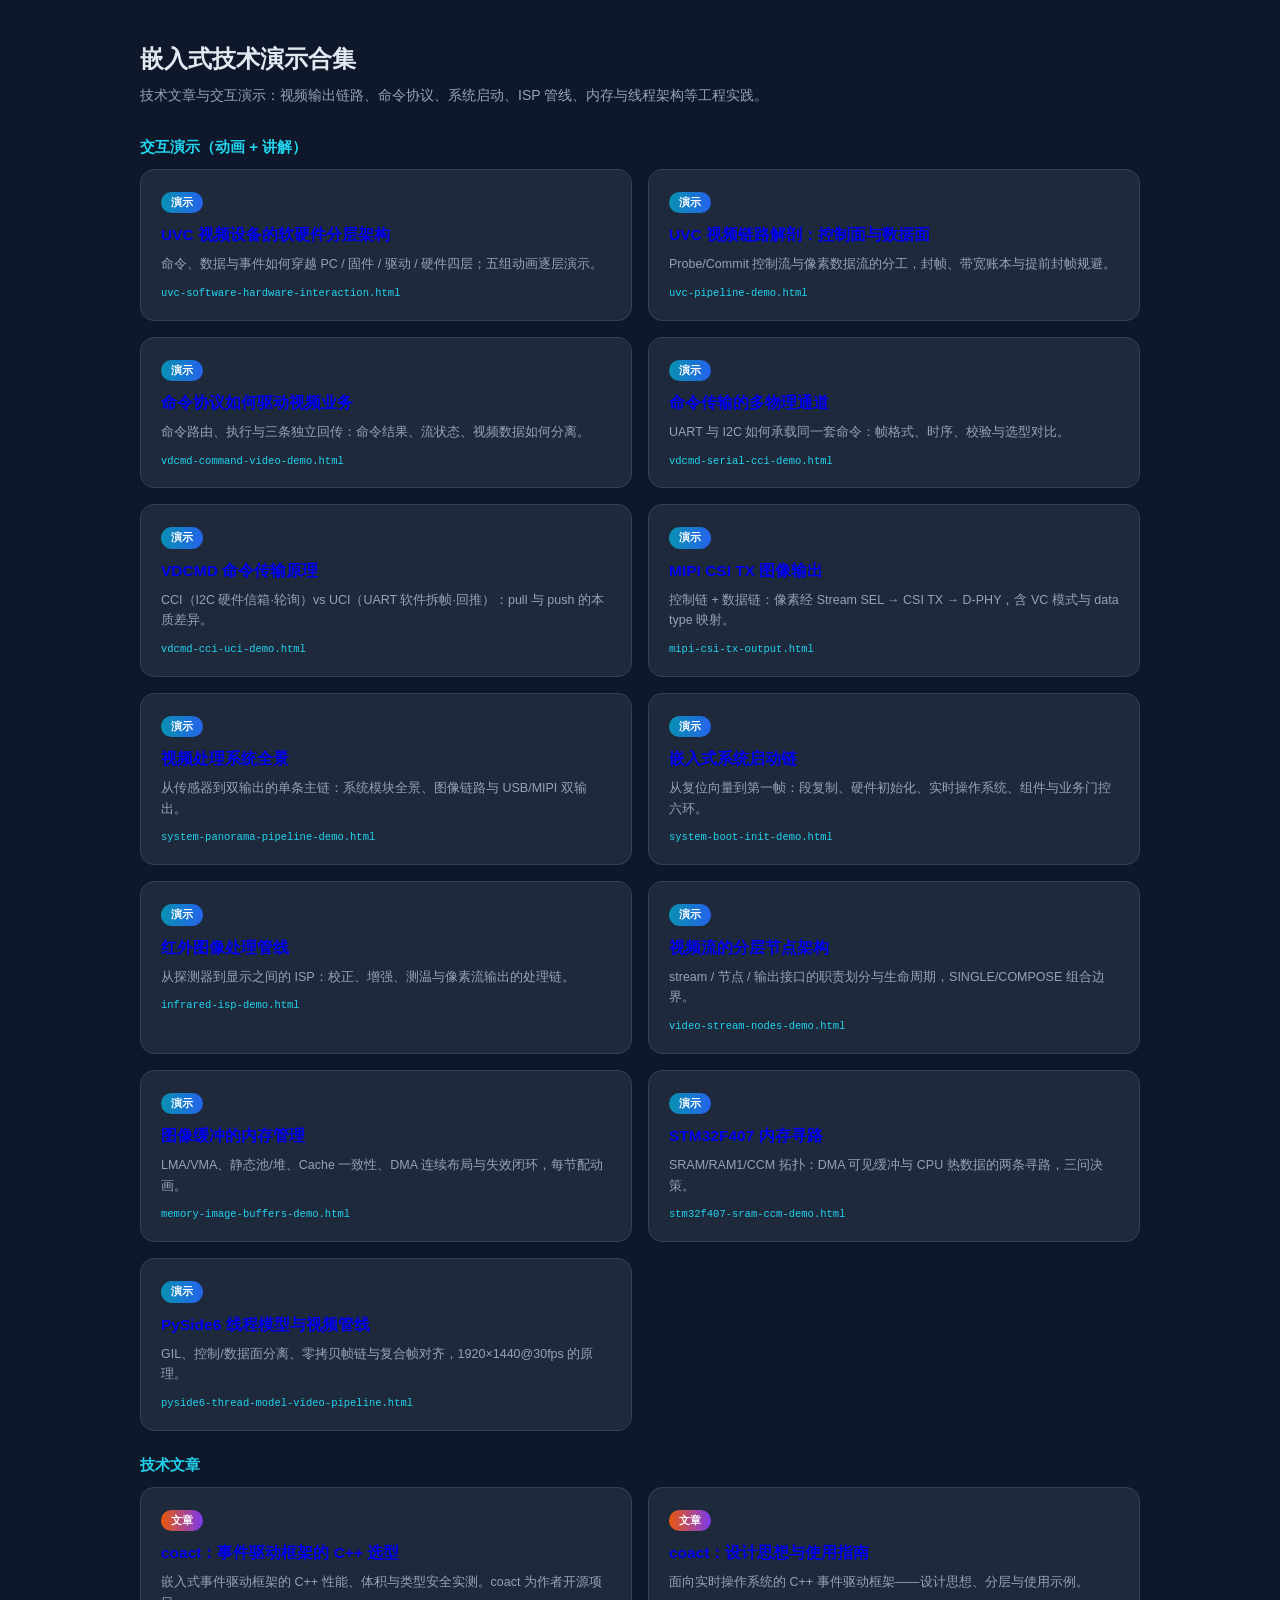
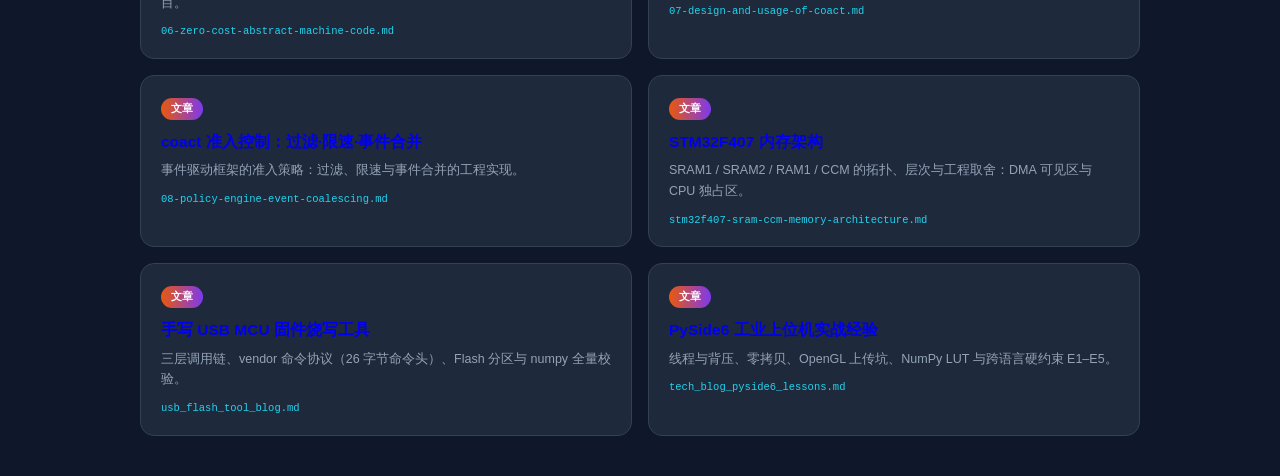
<file: static/demos/index.html>
<!DOCTYPE html>
<html lang="zh-CN">
<head>
<meta charset="UTF-8">
<meta name="viewport" content="width=device-width, initial-scale=1.0">
<title>嵌入式技术演示合集</title>
<style>
  :root{
    --bg:#0f172a; --panel:#1e293b; --line:#334155;
    --text:#e2e8f0; --dim:#94a3b8; --cyan:#22d3ee;
  }
  *{box-sizing:border-box; margin:0; padding:0;}
  body{background:var(--bg); color:var(--text); font-family:"PingFang SC","Microsoft YaHei","Noto Sans CJK SC",sans-serif; padding:40px 24px; line-height:1.6;}
  .wrap{max-width:1000px; margin:0 auto;}
  h1{font-size:24px; margin-bottom:6px;}
  .tagline{color:var(--dim); font-size:14px; margin-bottom:28px;}
  .sec{font-size:15px; font-weight:700; color:var(--cyan); margin:22px 0 10px;}
  .grid{display:grid; grid-template-columns:1fr 1fr; gap:16px;}
  @media (max-width:700px){.grid{grid-template-columns:1fr;}}
  .card{display:block; text-decoration:none; background:var(--panel); border:1px solid var(--line); border-radius:14px; padding:18px 20px; transition:border-color .2s, transform .2s;}
  .card:hover{border-color:var(--cyan); transform:translateY(-2px);}
  .tag{display:inline-block; font-size:11px; padding:2px 10px; border-radius:99px; margin-bottom:10px; font-weight:700;}
  .tag-demo{background:linear-gradient(90deg,#0891b2,#2563eb); color:#fff;}
  .tag-article{background:linear-gradient(90deg,#ea580c,#7c3aed); color:#fff;}
  .card h2{font-size:15.5px; margin-bottom:6px;}
  .card p{font-size:12.5px; color:var(--dim); line-height:1.65;}
  .card .url{font-size:10.5px; color:var(--cyan); margin-top:10px; word-break:break-all; font-family:Consolas,monospace;}
</style>
</head>
<body>
<div class="wrap">
  <h1>嵌入式技术演示合集</h1>
  <p class="tagline">技术文章与交互演示：视频输出链路、命令协议、系统启动、ISP 管线、内存与线程架构等工程实践。</p>

  <div class="sec">交互演示（动画 + 讲解）</div>
  <div class="grid">
    <a class="card" href="uvc-software-hardware-interaction.html">
      <span class="tag tag-demo">演示</span>
      <h2>UVC 视频设备的软硬件分层架构</h2>
      <p>命令、数据与事件如何穿越 PC / 固件 / 驱动 / 硬件四层；五组动画逐层演示。</p>
      <div class="url">uvc-software-hardware-interaction.html</div>
    </a>

    <a class="card" href="uvc-pipeline-demo.html">
      <span class="tag tag-demo">演示</span>
      <h2>UVC 视频链路解剖：控制面与数据面</h2>
      <p>Probe/Commit 控制流与像素数据流的分工，封帧、带宽账本与提前封帧规避。</p>
      <div class="url">uvc-pipeline-demo.html</div>
    </a>

    <a class="card" href="vdcmd-command-video-demo.html">
      <span class="tag tag-demo">演示</span>
      <h2>命令协议如何驱动视频业务</h2>
      <p>命令路由、执行与三条独立回传：命令结果、流状态、视频数据如何分离。</p>
      <div class="url">vdcmd-command-video-demo.html</div>
    </a>

    <a class="card" href="vdcmd-serial-cci-demo.html">
      <span class="tag tag-demo">演示</span>
      <h2>命令传输的多物理通道</h2>
      <p>UART 与 I2C 如何承载同一套命令：帧格式、时序、校验与选型对比。</p>
      <div class="url">vdcmd-serial-cci-demo.html</div>
    </a>

    <a class="card" href="vdcmd-cci-uci-demo.html">
      <span class="tag tag-demo">演示</span>
      <h2>VDCMD 命令传输原理</h2>
      <p>CCI（I2C 硬件信箱·轮询）vs UCI（UART 软件拆帧·回推）：pull 与 push 的本质差异。</p>
      <div class="url">vdcmd-cci-uci-demo.html</div>
    </a>

    <a class="card" href="mipi-csi-tx-output.html">
      <span class="tag tag-demo">演示</span>
      <h2>MIPI CSI TX 图像输出</h2>
      <p>控制链 + 数据链：像素经 Stream SEL → CSI TX → D-PHY，含 VC 模式与 data type 映射。</p>
      <div class="url">mipi-csi-tx-output.html</div>
    </a>

    <a class="card" href="system-panorama-pipeline-demo.html">
      <span class="tag tag-demo">演示</span>
      <h2>视频处理系统全景</h2>
      <p>从传感器到双输出的单条主链：系统模块全景、图像链路与 USB/MIPI 双输出。</p>
      <div class="url">system-panorama-pipeline-demo.html</div>
    </a>

    <a class="card" href="system-boot-init-demo.html">
      <span class="tag tag-demo">演示</span>
      <h2>嵌入式系统启动链</h2>
      <p>从复位向量到第一帧：段复制、硬件初始化、实时操作系统、组件与业务门控六环。</p>
      <div class="url">system-boot-init-demo.html</div>
    </a>

    <a class="card" href="infrared-isp-demo.html">
      <span class="tag tag-demo">演示</span>
      <h2>红外图像处理管线</h2>
      <p>从探测器到显示之间的 ISP：校正、增强、测温与像素流输出的处理链。</p>
      <div class="url">infrared-isp-demo.html</div>
    </a>

    <a class="card" href="video-stream-nodes-demo.html">
      <span class="tag tag-demo">演示</span>
      <h2>视频流的分层节点架构</h2>
      <p>stream / 节点 / 输出接口的职责划分与生命周期，SINGLE/COMPOSE 组合边界。</p>
      <div class="url">video-stream-nodes-demo.html</div>
    </a>

    <a class="card" href="memory-image-buffers-demo.html">
      <span class="tag tag-demo">演示</span>
      <h2>图像缓冲的内存管理</h2>
      <p>LMA/VMA、静态池/堆、Cache 一致性、DMA 连续布局与失效闭环，每节配动画。</p>
      <div class="url">memory-image-buffers-demo.html</div>
    </a>

    <a class="card" href="stm32f407-sram-ccm-demo.html">
      <span class="tag tag-demo">演示</span>
      <h2>STM32F407 内存寻路</h2>
      <p>SRAM/RAM1/CCM 拓扑：DMA 可见缓冲与 CPU 热数据的两条寻路，三问决策。</p>
      <div class="url">stm32f407-sram-ccm-demo.html</div>
    </a>

    <a class="card" href="pyside6-thread-model-video-pipeline.html">
      <span class="tag tag-demo">演示</span>
      <h2>PySide6 线程模型与视频管线</h2>
      <p>GIL、控制/数据面分离、零拷贝帧链与复合帧对齐，1920×1440@30fps 的原理。</p>
      <div class="url">pyside6-thread-model-video-pipeline.html</div>
    </a>
  </div>

  <div class="sec">技术文章</div>
  <div class="grid">
    <a class="card" href="06-zero-cost-abstract-machine-code.md">
      <span class="tag tag-article">文章</span>
      <h2>coact：事件驱动框架的 C++ 选型</h2>
      <p>嵌入式事件驱动框架的 C++ 性能、体积与类型安全实测。coact 为作者开源项目。</p>
      <div class="url">06-zero-cost-abstract-machine-code.md</div>
    </a>

    <a class="card" href="07-design-and-usage-of-coact.md">
      <span class="tag tag-article">文章</span>
      <h2>coact：设计思想与使用指南</h2>
      <p>面向实时操作系统的 C++ 事件驱动框架——设计思想、分层与使用示例。</p>
      <div class="url">07-design-and-usage-of-coact.md</div>
    </a>

    <a class="card" href="08-policy-engine-event-coalescing.md">
      <span class="tag tag-article">文章</span>
      <h2>coact 准入控制：过滤·限速·事件合并</h2>
      <p>事件驱动框架的准入策略：过滤、限速与事件合并的工程实现。</p>
      <div class="url">08-policy-engine-event-coalescing.md</div>
    </a>

    <a class="card" href="stm32f407-sram-ccm-memory-architecture.md">
      <span class="tag tag-article">文章</span>
      <h2>STM32F407 内存架构</h2>
      <p>SRAM1 / SRAM2 / RAM1 / CCM 的拓扑、层次与工程取舍：DMA 可见区与 CPU 独占区。</p>
      <div class="url">stm32f407-sram-ccm-memory-architecture.md</div>
    </a>

    <a class="card" href="usb_flash_tool_blog.md">
      <span class="tag tag-article">文章</span>
      <h2>手写 USB MCU 固件烧写工具</h2>
      <p>三层调用链、vendor 命令协议（26 字节命令头）、Flash 分区与 numpy 全量校验。</p>
      <div class="url">usb_flash_tool_blog.md</div>
    </a>

    <a class="card" href="tech_blog_pyside6_lessons.md">
      <span class="tag tag-article">文章</span>
      <h2>PySide6 工业上位机实战经验</h2>
      <p>线程与背压、零拷贝、OpenGL 上传坑、NumPy LUT 与跨语言硬约束 E1–E5。</p>
      <div class="url">tech_blog_pyside6_lessons.md</div>
    </a>
  </div>

</div>
</body>
</html>
</file>
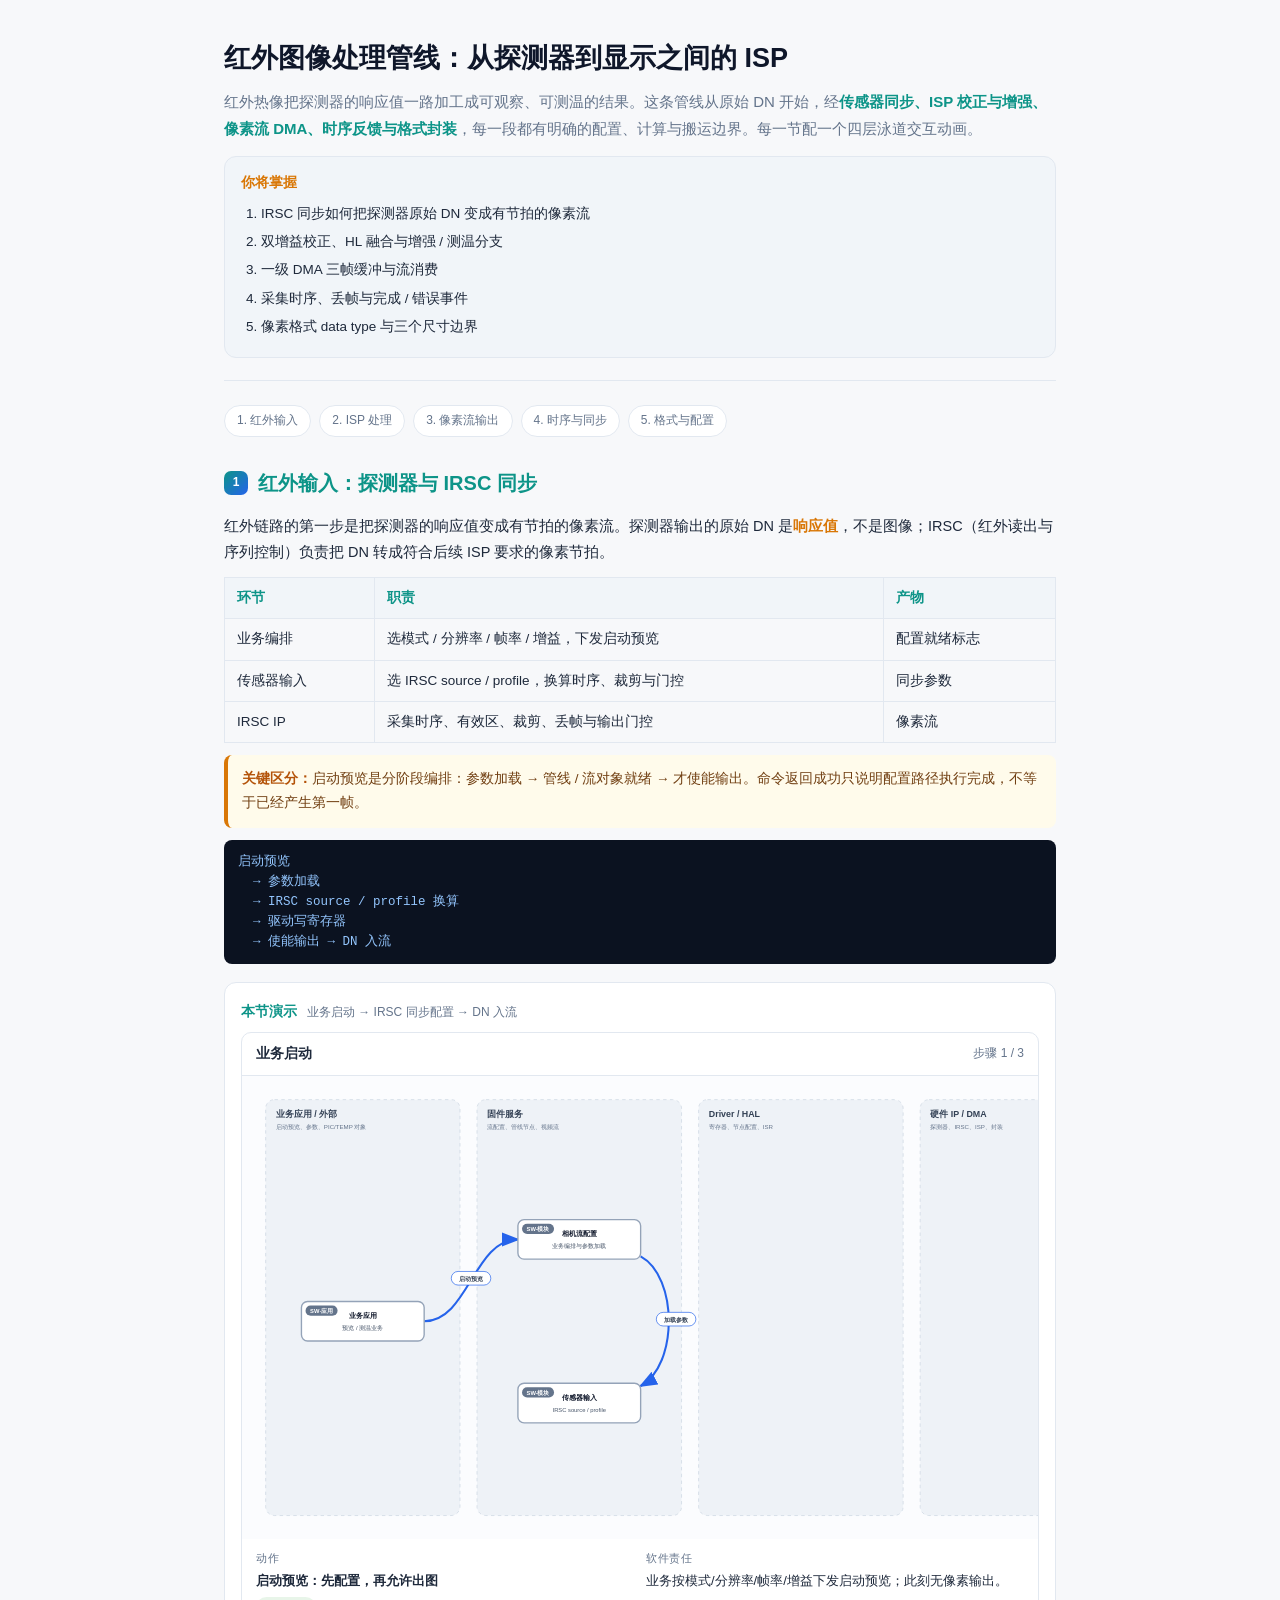
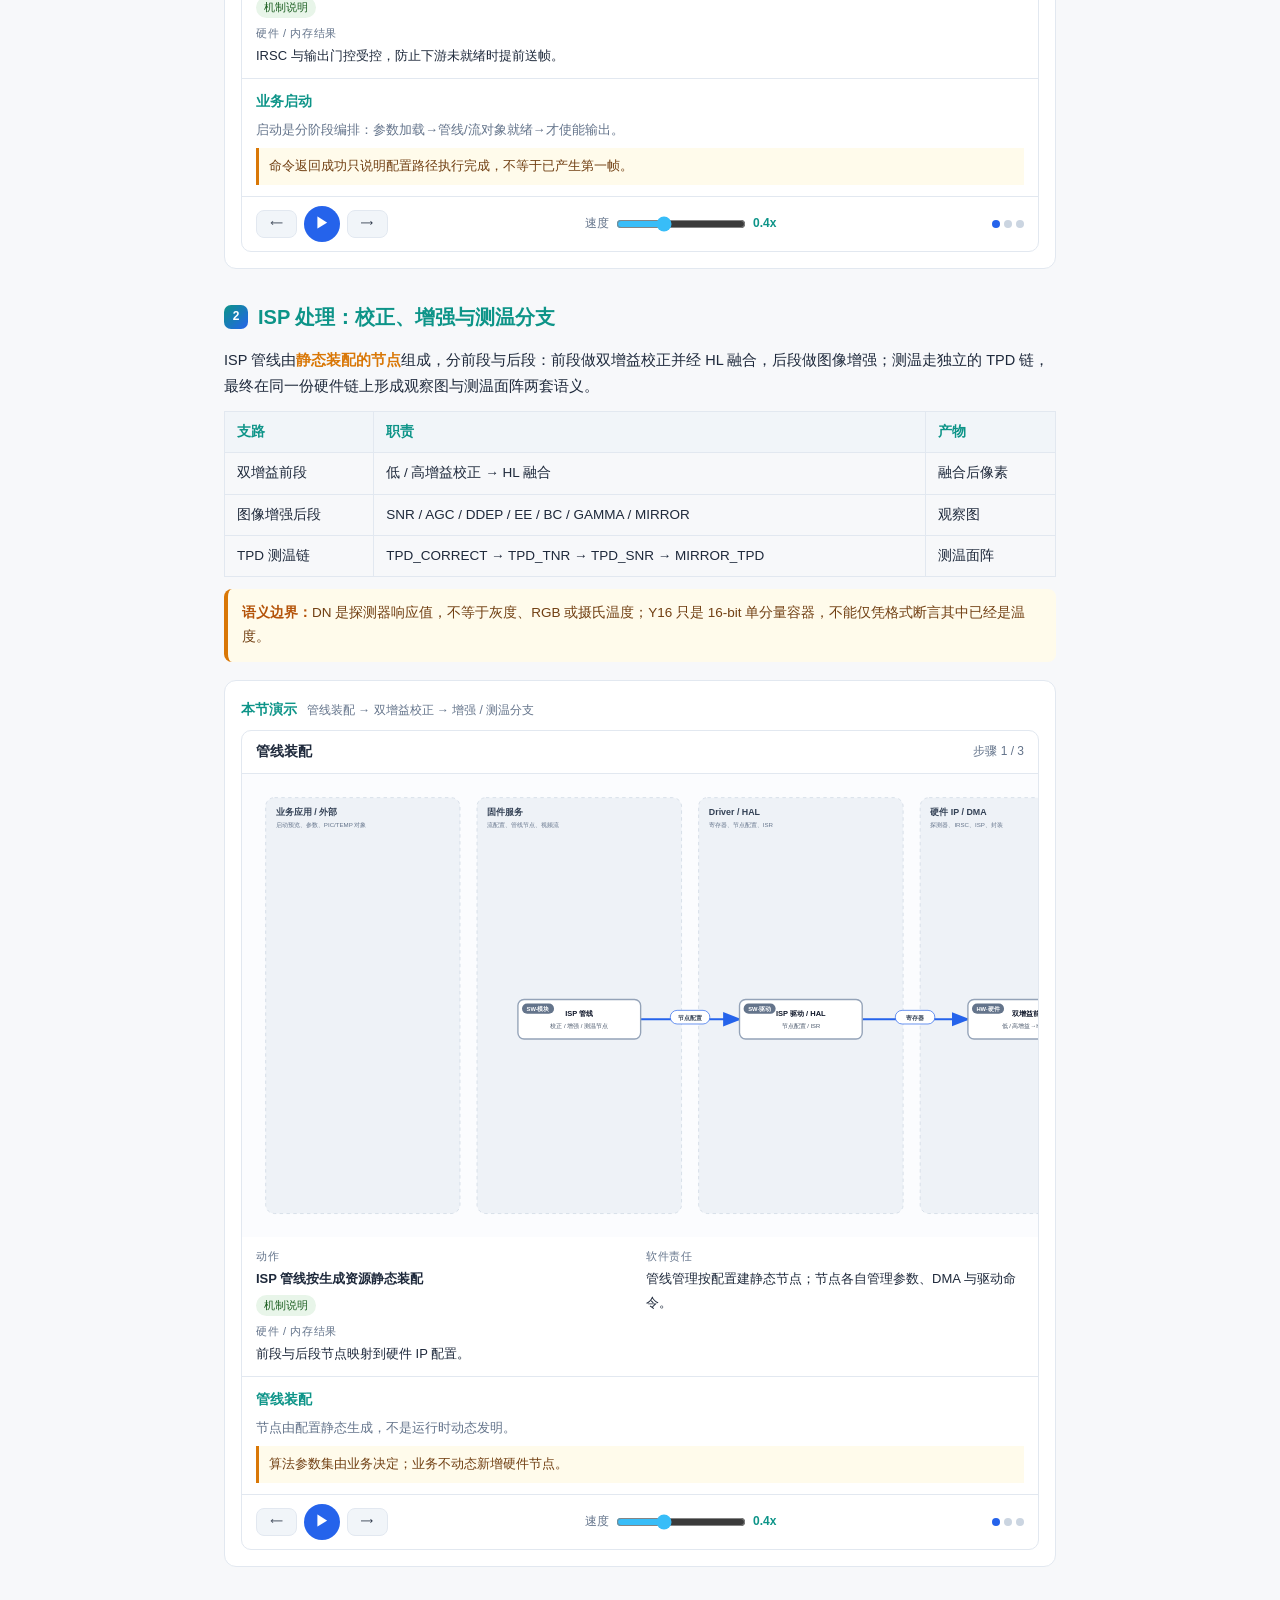
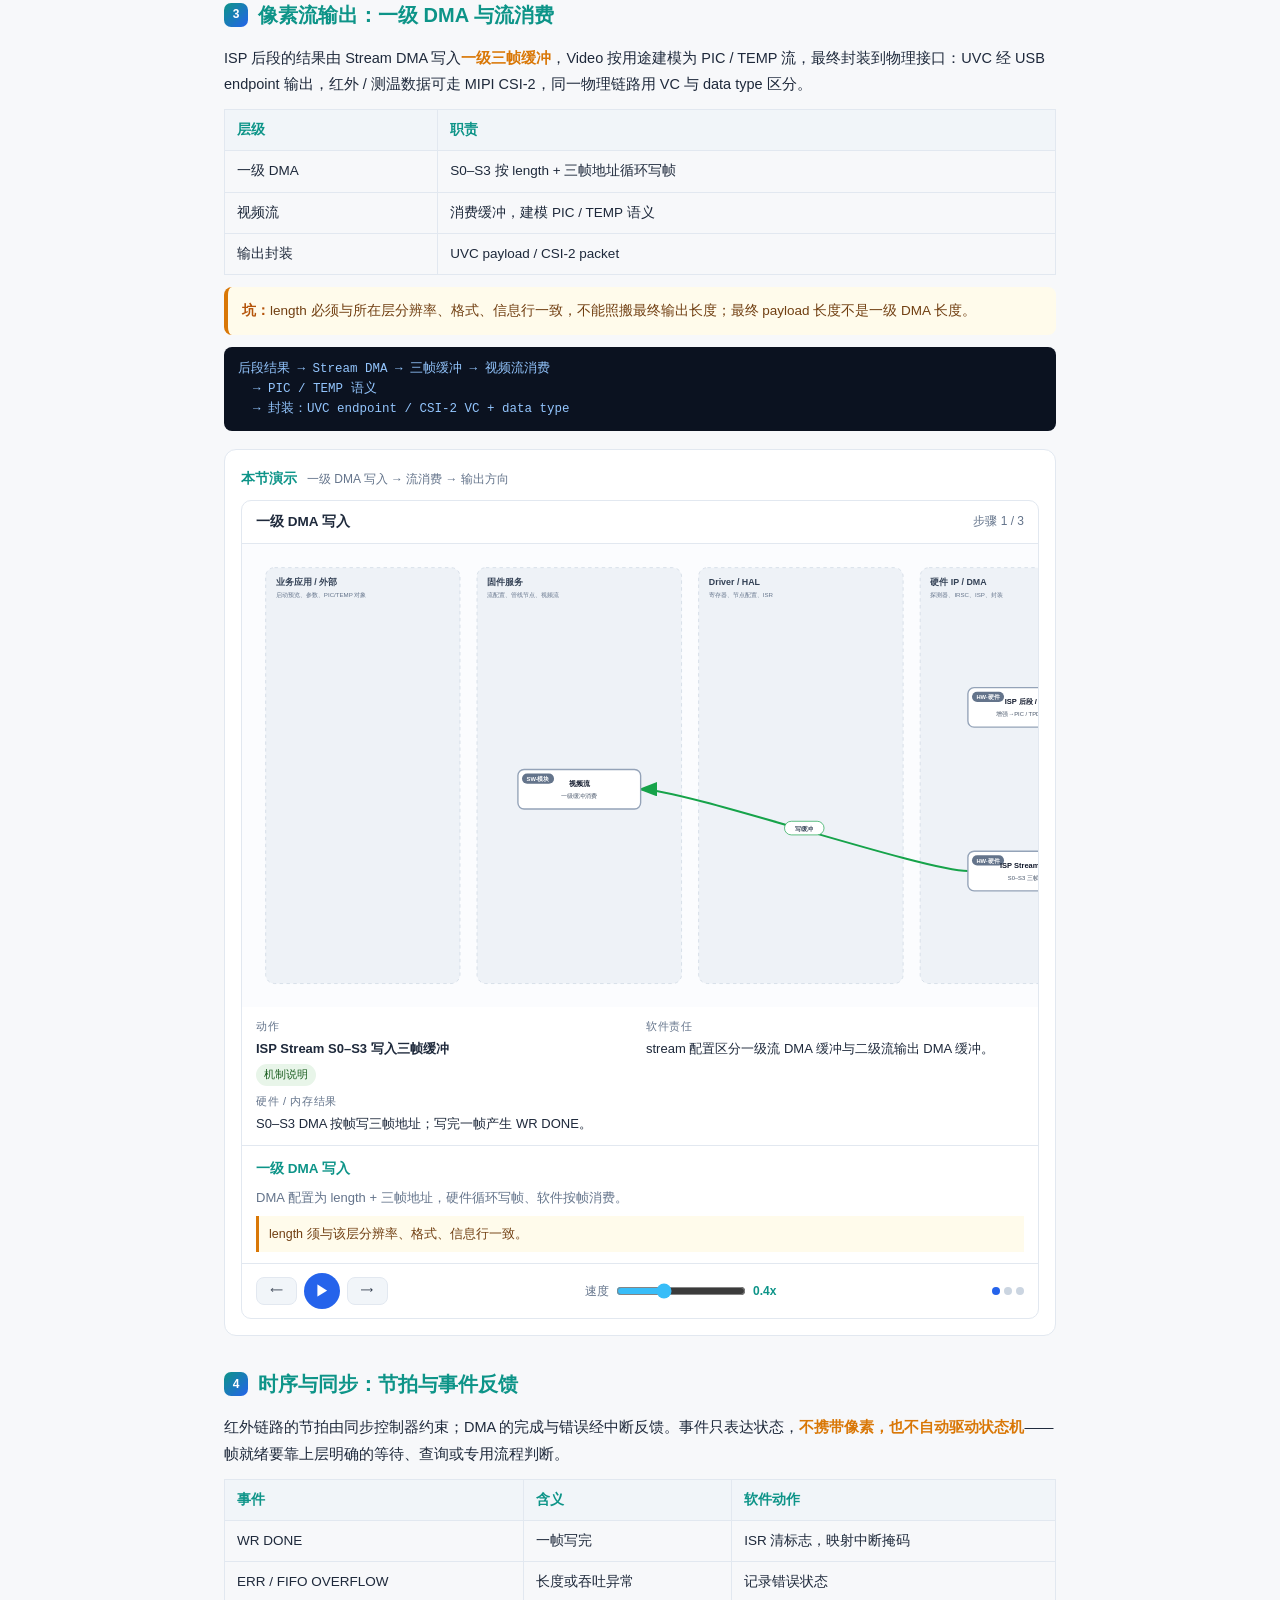
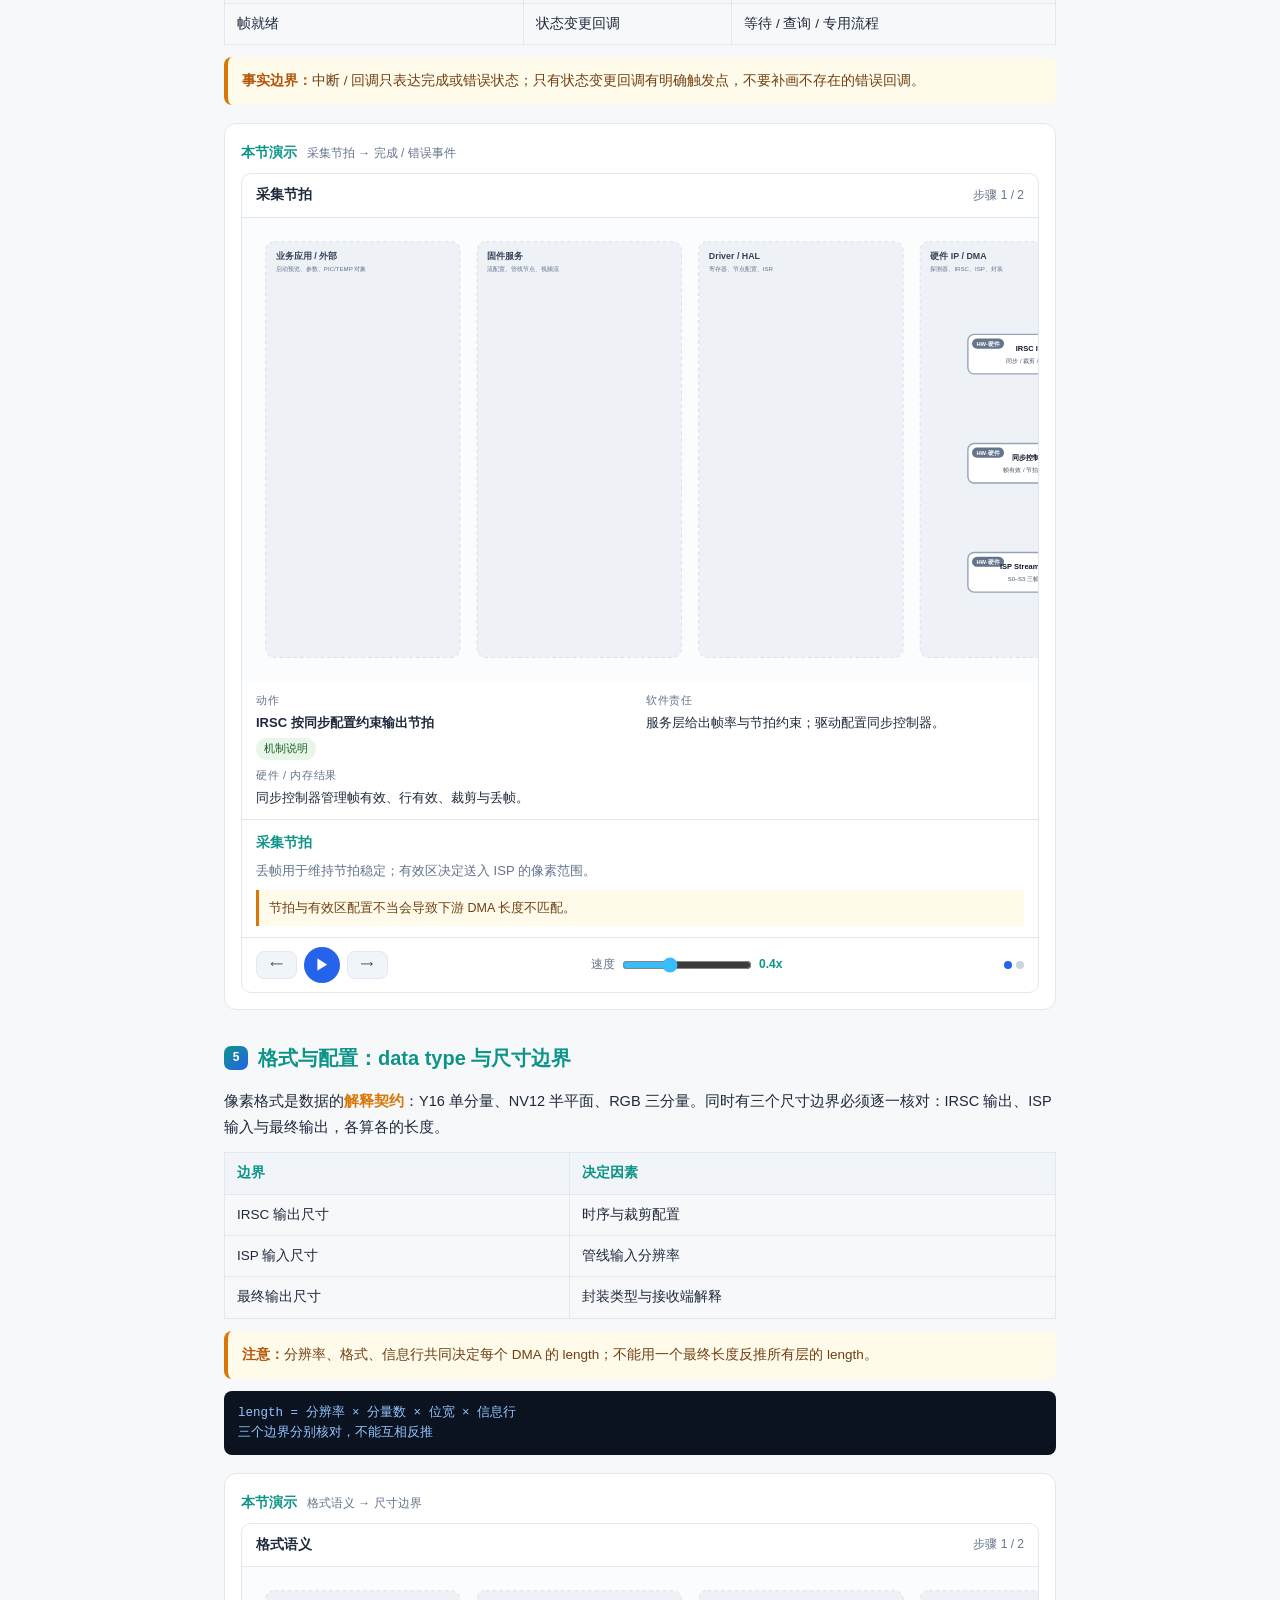
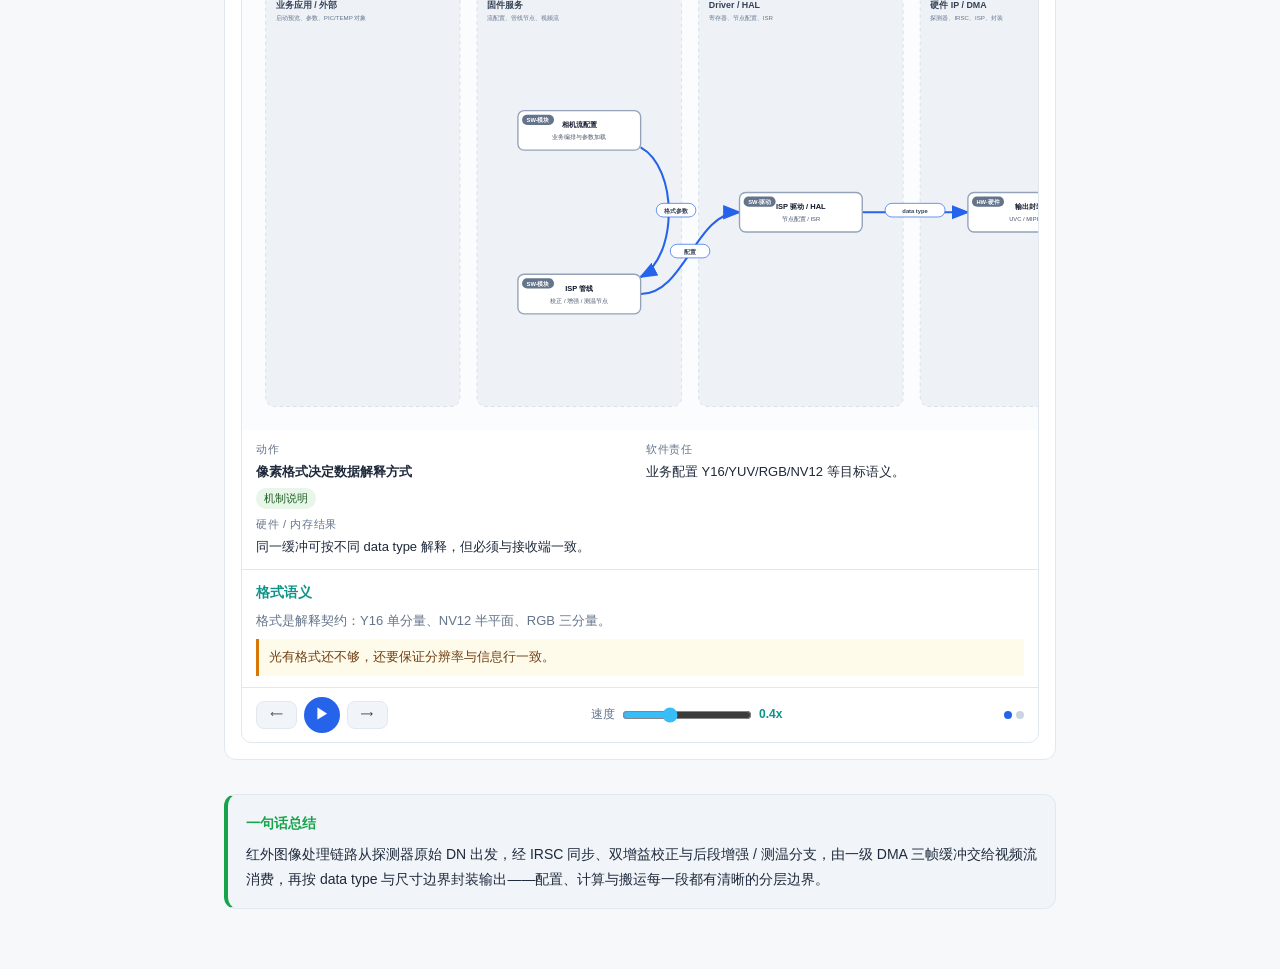
<file: static/demos/infrared-isp-demo.html>
<!doctype html>
<html lang="zh-CN">
<head>
<meta charset="utf-8">
<meta name="viewport" content="width=device-width,initial-scale=1">
<title>红外图像处理管线：从探测器到显示之间的 ISP</title>
<style>
:root{
  --bg:#f7f8fa; --panel:#ffffff; --panel2:#f1f5f9; --line:#e2e8f0;
  --text:#1e293b; --muted:#64748b; --blue:#2563eb; --teal:#0d9488;
  --green:#16a34a; --gold:#d97706; --orange:#ea580c; --purple:#7c3aed; --red:#dc2626;
  --command:#2563eb; --data:#16a34a; --event:#d97706; --error:#dc2626;
}
*{box-sizing:border-box;margin:0;padding:0}
body{background:var(--bg);color:var(--text);font-family:"PingFang SC","Microsoft YaHei","Noto Sans CJK SC",sans-serif;line-height:1.8;padding:0}
.page{max-width:880px;margin:0 auto;padding:40px 24px 60px}
header{border-bottom:1px solid var(--line);padding-bottom:22px;margin-bottom:24px}
h1{font-size:27px;line-height:1.35;margin-bottom:12px;color:#0f172a}
.lead{color:var(--muted);font-size:15px;line-height:1.8}
.lead b{color:var(--teal)}
.learn{margin-top:14px;padding:14px 16px;background:var(--panel2);border:1px solid var(--line);border-radius:12px;font-size:13.5px}
.learn b{color:var(--gold);display:block;margin-bottom:6px}
.learn ol{margin-left:20px;color:var(--text)}
.learn li{margin-bottom:4px}
.toc{display:flex;flex-wrap:wrap;gap:8px;margin:0 0 28px}
.toc a{color:var(--muted);text-decoration:none;border:1px solid var(--line);padding:4px 12px;border-radius:99px;font-size:12px;background:var(--panel)}
.toc a:hover{color:var(--teal);border-color:var(--teal)}
section{margin-bottom:30px}
h2{font-size:20px;margin-bottom:12px;color:var(--teal);display:flex;align-items:center;gap:10px}
h2 .n{font-size:12px;background:linear-gradient(135deg,#0d9488,#2563eb);color:#fff;width:24px;height:24px;border-radius:7px;display:inline-flex;align-items:center;justify-content:center;flex:none}
p{color:var(--text);margin-bottom:10px;font-size:14.5px}
p b{color:var(--gold)}
p code,li code,td code{background:var(--panel2);border:1px solid var(--line);padding:1px 6px;border-radius:5px;color:#0369a1;font-size:12.5px;font-family:Consolas,monospace}
ul{color:var(--text);font-size:14px}
.keybox{margin:12px 0;padding:12px 14px;background:#fffbeb;border-left:4px solid var(--gold);border-radius:8px;font-size:13.5px;color:#713f12}
.keybox b{color:#b45309}
table{width:100%;border-collapse:collapse;margin:12px 0;font-size:13.5px}
th,td{border:1px solid var(--line);padding:8px 12px;text-align:left}
th{background:var(--panel2);color:var(--teal)}
td b{color:var(--green)}
pre{background:#0b1220;border-radius:8px;padding:12px 14px;overflow-x:auto;margin:12px 0;font-size:12.5px;line-height:1.6;color:#93c5fd;font-family:Consolas,monospace}
/* 动画组件 */
.demo{margin:18px 0 6px;padding:16px;background:var(--panel);border:1px solid var(--line);border-radius:12px}
.demo h3{color:var(--teal);font-size:14px;margin-bottom:8px}
.demo h3 small{color:var(--muted);font-weight:400;font-size:12px;margin-left:6px}
.dwrap{border:1px solid var(--line);border-radius:10px;overflow:hidden;background:var(--panel)}
.dhead{display:flex;justify-content:space-between;align-items:center;padding:9px 14px;border-bottom:1px solid var(--line)}
.dhead b{font-size:13.5px}
.dhead span{color:var(--muted);font-size:12px}
.dcanvas{overflow-x:auto;padding:10px;background:#fbfcfe}
svg{display:block;width:100%;min-width:900px;height:auto}
.detail{padding:10px 14px;display:grid;grid-template-columns:1fr 1fr;gap:6px 12px;font-size:13px}
.detail .lbl{color:var(--muted);font-size:11px;letter-spacing:.06em}
.detail b{display:block;color:var(--text)}
.detail .fact{display:inline-block;margin-top:4px;padding:1px 8px;border-radius:99px;background:#e8f5e9;color:#1b5e20;font-size:11px}
.dnarr{padding:11px 14px;border-top:1px solid var(--line)}
.dnarr h4{margin:0 0 4px;color:var(--teal);font-size:13.5px}
.dnarr p{margin:0;color:var(--muted);font-size:13px}
.dnote{margin-top:7px;padding:7px 10px;border-left:3px solid var(--gold);background:#fffbeb;color:#713f12;font-size:12.5px}
.dcontrols{display:flex;align-items:center;gap:7px;padding:9px 14px;border-top:1px solid var(--line);flex-wrap:wrap}
.dcontrols button{padding:6px 13px;border:1px solid var(--line);border-radius:8px;background:var(--panel2);color:var(--text);cursor:pointer;font-size:12.5px}
.dcontrols button.play{width:36px;height:36px;border:0;border-radius:50%;background:var(--blue);color:#fff;font-size:15px;padding:0}
.dcontrols .speed{display:flex;align-items:center;gap:7px;margin-left:auto;font-size:12px;color:var(--muted)}
.dcontrols input{width:130px;accent-color:#38bdf8}
.dcontrols .spdv{font-weight:700;color:var(--teal);min-width:42px}
.dprogress{display:flex;gap:4px;margin-left:auto}
.dprogress i{width:8px;height:8px;border-radius:50%;background:#cbd5e1}
.dprogress i.on{background:var(--blue)}
.summary{margin-top:34px;padding:16px 18px;background:var(--panel2);border:1px solid var(--line);border-left:4px solid var(--green);border-radius:12px}
.summary b{color:var(--green);display:block;margin-bottom:6px;font-size:14px}
.summary p{margin:0;color:var(--text);font-size:14px}
@media(max-width:650px){.page{padding:22px 14px 40px}.detail{grid-template-columns:1fr}h1{font-size:23px}}
</style>
</head>
<body>
<div class="page">

<header>
  <h1>红外图像处理管线：从探测器到显示之间的 ISP</h1>
  <p class="lead">红外热像把探测器的响应值一路加工成可观察、可测温的结果。这条管线从原始 DN 开始，经<b>传感器同步、ISP 校正与增强、像素流 DMA、时序反馈与格式封装</b>，每一段都有明确的配置、计算与搬运边界。每一节配一个四层泳道交互动画。</p>
  <div class="learn">
    <b>你将掌握</b>
    <ol>
      <li>IRSC 同步如何把探测器原始 DN 变成有节拍的像素流</li>
      <li>双增益校正、HL 融合与增强 / 测温分支</li>
      <li>一级 DMA 三帧缓冲与流消费</li>
      <li>采集时序、丢帧与完成 / 错误事件</li>
      <li>像素格式 data type 与三个尺寸边界</li>
    </ol>
  </div>
</header>

<nav class="toc">
  <a href="#s1">1. 红外输入</a>
  <a href="#s2">2. ISP 处理</a>
  <a href="#s3">3. 像素流输出</a>
  <a href="#s4">4. 时序与同步</a>
  <a href="#s5">5. 格式与配置</a>
</nav>

<!-- ============ 1 ============ -->
<section id="s1">
  <h2><span class="n">1</span>红外输入：探测器与 IRSC 同步</h2>
  <p>红外链路的第一步是把探测器的响应值变成有节拍的像素流。探测器输出的原始 DN 是<b>响应值</b>，不是图像；IRSC（红外读出与序列控制）负责把 DN 转成符合后续 ISP 要求的像素节拍。</p>
  <table>
    <tr><th>环节</th><th>职责</th><th>产物</th></tr>
    <tr><td>业务编排</td><td>选模式 / 分辨率 / 帧率 / 增益，下发启动预览</td><td>配置就绪标志</td></tr>
    <tr><td>传感器输入</td><td>选 IRSC source / profile，换算时序、裁剪与门控</td><td>同步参数</td></tr>
    <tr><td>IRSC IP</td><td>采集时序、有效区、裁剪、丢帧与输出门控</td><td>像素流</td></tr>
  </table>
  <div class="keybox"><b>关键区分：</b>启动预览是分阶段编排：参数加载 → 管线 / 流对象就绪 → 才使能输出。命令返回成功只说明配置路径执行完成，不等于已经产生第一帧。</div>
  <pre>
启动预览
  → 参数加载
  → IRSC source / profile 换算
  → 驱动写寄存器
  → 使能输出 → DN 入流</pre>
  <div class="demo" id="d1">
    <h3>本节演示 <small>业务启动 → IRSC 同步配置 → DN 入流</small></h3>
    <div class="dwrap">
      <div class="dhead"><b id="s1t"></b><span id="s1m"></span></div>
      <div class="dcanvas"><svg id="s1g" viewBox="0 0 1320 650"></svg></div>
      <div class="detail">
        <div><div class="lbl">动作</div><b id="s1a"></b><span class="fact" id="s1l"></span></div>
        <div><div class="lbl">软件责任</div><span id="s1sw"></span></div>
        <div><div class="lbl">硬件 / 内存结果</div><span id="s1hw"></span></div>
      </div>
      <div class="dnarr"><h4 id="s1d"></h4><p id="s1p"></p><div class="dnote" id="s1n"></div></div>
      <div class="dcontrols">
        <button id="s1prev">⟵</button><button class="play" id="s1play">▶</button><button id="s1next">⟶</button>
        <span class="speed">速度<input type="range" id="s1spd" min="8" max="100" value="40"><span class="spdv" id="s1v">0.4x</span></span>
        <div class="dprogress" id="s1pbar"></div>
      </div>
    </div>
  </div>
</section>

<!-- ============ 2 ============ -->
<section id="s2">
  <h2><span class="n">2</span>ISP 处理：校正、增强与测温分支</h2>
  <p>ISP 管线由<b>静态装配的节点</b>组成，分前段与后段：前段做双增益校正并经 HL 融合，后段做图像增强；测温走独立的 TPD 链，最终在同一份硬件链上形成观察图与测温面阵两套语义。</p>
  <table>
    <tr><th>支路</th><th>职责</th><th>产物</th></tr>
    <tr><td>双增益前段</td><td>低 / 高增益校正 → HL 融合</td><td>融合后像素</td></tr>
    <tr><td>图像增强后段</td><td>SNR / AGC / DDEP / EE / BC / GAMMA / MIRROR</td><td>观察图</td></tr>
    <tr><td>TPD 测温链</td><td>TPD_CORRECT → TPD_TNR → TPD_SNR → MIRROR_TPD</td><td>测温面阵</td></tr>
  </table>
  <div class="keybox"><b>语义边界：</b>DN 是探测器响应值，不等于灰度、RGB 或摄氏温度；Y16 只是 16-bit 单分量容器，不能仅凭格式断言其中已经是温度。</div>
  <div class="demo" id="d2">
    <h3>本节演示 <small>管线装配 → 双增益校正 → 增强 / 测温分支</small></h3>
    <div class="dwrap">
      <div class="dhead"><b id="s2t"></b><span id="s2m"></span></div>
      <div class="dcanvas"><svg id="s2g" viewBox="0 0 1320 650"></svg></div>
      <div class="detail">
        <div><div class="lbl">动作</div><b id="s2a"></b><span class="fact" id="s2l"></span></div>
        <div><div class="lbl">软件责任</div><span id="s2sw"></span></div>
        <div><div class="lbl">硬件 / 内存结果</div><span id="s2hw"></span></div>
      </div>
      <div class="dnarr"><h4 id="s2d"></h4><p id="s2p"></p><div class="dnote" id="s2n"></div></div>
      <div class="dcontrols">
        <button id="s2prev">⟵</button><button class="play" id="s2play">▶</button><button id="s2next">⟶</button>
        <span class="speed">速度<input type="range" id="s2spd" min="8" max="100" value="40"><span class="spdv" id="s2v">0.4x</span></span>
        <div class="dprogress" id="s2pbar"></div>
      </div>
    </div>
  </div>
</section>

<!-- ============ 3 ============ -->
<section id="s3">
  <h2><span class="n">3</span>像素流输出：一级 DMA 与流消费</h2>
  <p>ISP 后段的结果由 Stream DMA 写入<b>一级三帧缓冲</b>，Video 按用途建模为 PIC / TEMP 流，最终封装到物理接口：UVC 经 USB endpoint 输出，红外 / 测温数据可走 MIPI CSI-2，同一物理链路用 VC 与 data type 区分。</p>
  <table>
    <tr><th>层级</th><th>职责</th></tr>
    <tr><td>一级 DMA</td><td>S0–S3 按 length + 三帧地址循环写帧</td></tr>
    <tr><td>视频流</td><td>消费缓冲，建模 PIC / TEMP 语义</td></tr>
    <tr><td>输出封装</td><td>UVC payload / CSI-2 packet</td></tr>
  </table>
  <div class="keybox"><b>坑：</b>length 必须与所在层分辨率、格式、信息行一致，不能照搬最终输出长度；最终 payload 长度不是一级 DMA 长度。</div>
  <pre>
后段结果 → Stream DMA → 三帧缓冲 → 视频流消费
  → PIC / TEMP 语义
  → 封装：UVC endpoint / CSI-2 VC + data type</pre>
  <div class="demo" id="d3">
    <h3>本节演示 <small>一级 DMA 写入 → 流消费 → 输出方向</small></h3>
    <div class="dwrap">
      <div class="dhead"><b id="s3t"></b><span id="s3m"></span></div>
      <div class="dcanvas"><svg id="s3g" viewBox="0 0 1320 650"></svg></div>
      <div class="detail">
        <div><div class="lbl">动作</div><b id="s3a"></b><span class="fact" id="s3l"></span></div>
        <div><div class="lbl">软件责任</div><span id="s3sw"></span></div>
        <div><div class="lbl">硬件 / 内存结果</div><span id="s3hw"></span></div>
      </div>
      <div class="dnarr"><h4 id="s3d"></h4><p id="s3p"></p><div class="dnote" id="s3n"></div></div>
      <div class="dcontrols">
        <button id="s3prev">⟵</button><button class="play" id="s3play">▶</button><button id="s3next">⟶</button>
        <span class="speed">速度<input type="range" id="s3spd" min="8" max="100" value="40"><span class="spdv" id="s3v">0.4x</span></span>
        <div class="dprogress" id="s3pbar"></div>
      </div>
    </div>
  </div>
</section>

<!-- ============ 4 ============ -->
<section id="s4">
  <h2><span class="n">4</span>时序与同步：节拍与事件反馈</h2>
  <p>红外链路的节拍由同步控制器约束；DMA 的完成与错误经中断反馈。事件只表达状态，<b>不携带像素，也不自动驱动状态机</b>——帧就绪要靠上层明确的等待、查询或专用流程判断。</p>
  <table>
    <tr><th>事件</th><th>含义</th><th>软件动作</th></tr>
    <tr><td>WR DONE</td><td>一帧写完</td><td>ISR 清标志，映射中断掩码</td></tr>
    <tr><td>ERR / FIFO OVERFLOW</td><td>长度或吞吐异常</td><td>记录错误状态</td></tr>
    <tr><td>帧就绪</td><td>状态变更回调</td><td>等待 / 查询 / 专用流程</td></tr>
  </table>
  <div class="keybox"><b>事实边界：</b>中断 / 回调只表达完成或错误状态；只有状态变更回调有明确触发点，不要补画不存在的错误回调。</div>
  <div class="demo" id="d4">
    <h3>本节演示 <small>采集节拍 → 完成 / 错误事件</small></h3>
    <div class="dwrap">
      <div class="dhead"><b id="s4t"></b><span id="s4m"></span></div>
      <div class="dcanvas"><svg id="s4g" viewBox="0 0 1320 650"></svg></div>
      <div class="detail">
        <div><div class="lbl">动作</div><b id="s4a"></b><span class="fact" id="s4l"></span></div>
        <div><div class="lbl">软件责任</div><span id="s4sw"></span></div>
        <div><div class="lbl">硬件 / 内存结果</div><span id="s4hw"></span></div>
      </div>
      <div class="dnarr"><h4 id="s4d"></h4><p id="s4p"></p><div class="dnote" id="s4n"></div></div>
      <div class="dcontrols">
        <button id="s4prev">⟵</button><button class="play" id="s4play">▶</button><button id="s4next">⟶</button>
        <span class="speed">速度<input type="range" id="s4spd" min="8" max="100" value="40"><span class="spdv" id="s4v">0.4x</span></span>
        <div class="dprogress" id="s4pbar"></div>
      </div>
    </div>
  </div>
</section>

<!-- ============ 5 ============ -->
<section id="s5">
  <h2><span class="n">5</span>格式与配置：data type 与尺寸边界</h2>
  <p>像素格式是数据的<b>解释契约</b>：Y16 单分量、NV12 半平面、RGB 三分量。同时有三个尺寸边界必须逐一核对：IRSC 输出、ISP 输入与最终输出，各算各的长度。</p>
  <table>
    <tr><th>边界</th><th>决定因素</th></tr>
    <tr><td>IRSC 输出尺寸</td><td>时序与裁剪配置</td></tr>
    <tr><td>ISP 输入尺寸</td><td>管线输入分辨率</td></tr>
    <tr><td>最终输出尺寸</td><td>封装类型与接收端解释</td></tr>
  </table>
  <div class="keybox"><b>注意：</b>分辨率、格式、信息行共同决定每个 DMA 的 length；不能用一个最终长度反推所有层的 length。</div>
  <pre>
length = 分辨率 × 分量数 × 位宽 × 信息行
三个边界分别核对，不能互相反推</pre>
  <div class="demo" id="d5">
    <h3>本节演示 <small>格式语义 → 尺寸边界</small></h3>
    <div class="dwrap">
      <div class="dhead"><b id="s5t"></b><span id="s5m"></span></div>
      <div class="dcanvas"><svg id="s5g" viewBox="0 0 1320 650"></svg></div>
      <div class="detail">
        <div><div class="lbl">动作</div><b id="s5a"></b><span class="fact" id="s5l"></span></div>
        <div><div class="lbl">软件责任</div><span id="s5sw"></span></div>
        <div><div class="lbl">硬件 / 内存结果</div><span id="s5hw"></span></div>
      </div>
      <div class="dnarr"><h4 id="s5d"></h4><p id="s5p"></p><div class="dnote" id="s5n"></div></div>
      <div class="dcontrols">
        <button id="s5prev">⟵</button><button class="play" id="s5play">▶</button><button id="s5next">⟶</button>
        <span class="speed">速度<input type="range" id="s5spd" min="8" max="100" value="40"><span class="spdv" id="s5v">0.4x</span></span>
        <div class="dprogress" id="s5pbar"></div>
      </div>
    </div>
  </div>
</section>

<div class="summary"><b>一句话总结</b><p>红外图像处理链路从探测器原始 DN 出发，经 IRSC 同步、双增益校正与后段增强 / 测温分支，由一级 DMA 三帧缓冲交给视频流消费，再按 data type 与尺寸边界封装输出——配置、计算与搬运每一段都有清晰的分层边界。</p></div>

</div>

<script>
"use strict";
const lanes={external:{title:'业务应用 / 外部',sub:'启动预览、参数、PIC/TEMP 对象',x:20,w:285},app:{title:'固件服务',sub:'流配置、管线节点、视频流',x:330,w:300},driver:{title:'Driver / HAL',sub:'寄存器、节点配置、ISR',x:655,w:300},hardware:{title:'硬件 IP / DMA',sub:'探测器、IRSC、ISP、封装',x:980,w:320}};
const nodes={
  business:['业务应用','预览 / 测温业务','external'],
  objects:['PIC/TEMP 对象','观察图 / 测温面阵','external'],
  camera:['相机流配置','业务编排与参数加载','app'],
  sensor:['传感器输入','IRSC source / profile','app'],
  pipeline:['ISP 管线','校正 / 增强 / 测温节点','app'],
  video:['视频流','一级缓冲消费','app'],
  irscdrv:['IRSC 驱动 / HAL','控制命令→寄存器','driver'],
  ispdrv:['ISP 驱动 / HAL','节点配置 / ISR','driver'],
  event:['设备事件','DONE / ERR mask','driver'],
  detector:['红外探测器','原始 DN','hardware'],
  irsc:['IRSC IP','同步 / 裁剪 / 门控','hardware'],
  gain:['双增益前段','低 / 高增益→HL 融合','hardware'],
  tpd:['ISP 后段 / TPD','增强→PIC / TPD→TEMP','hardware'],
  dma:['ISP Stream DMA','S0–S3 三帧缓冲','hardware'],
  sync:['同步控制器','帧有效 / 节拍 / 丢帧','hardware'],
  fmt:['输出封装','UVC / MIPI CSI','hardware']
};
const laneOrder=['external','app','driver','hardware'];
function layout(item){const group={external:[],app:[],driver:[],hardware:[]},out={};item.nodes.forEach(id=>group[nodes[id][2]].push(id));laneOrder.forEach(k=>{const lane=lanes[k],arr=group[k],gap=480/Math.max(arr.length,1);arr.forEach((id,i)=>out[id]={x:lane.x+lane.w/2,y:105+gap*(i+.5)});});return out}
function geom(a,b,pos){const p=pos[a],q=pos[b],same=nodes[a][2]===nodes[b][2];if(same){const d=q.y>=p.y?1:-1;return{d:`M${p.x+90} ${p.y+25*d} C${p.x+145} ${p.y+55*d},${q.x+145} ${q.y-55*d},${q.x+90} ${q.y-25*d}`,x:p.x+142,y:(p.y+q.y)/2}}const d=q.x>p.x?1:-1;return{d:`M${p.x+90*d} ${p.y} C${p.x+155*d} ${p.y},${q.x-155*d} ${q.y},${q.x-90*d} ${q.y}`,x:(p.x+q.x)/2,y:(p.y+q.y)/2}}
function draw(svgEl,item){const pos=layout(item);let s='<defs>'+['command','data','event','error'].map(k=>`<marker id="m${k}" markerWidth="9" markerHeight="9" refX="8" refY="3.5" orient="auto"><path d="M0 0L9 3.5L0 7Z" fill="var(--${k})"/></marker>`).join('')+'</defs>';laneOrder.forEach(k=>{const l=lanes[k];s+=`<rect x="${l.x}" y="20" width="${l.w}" height="610" rx="13" style="stroke:#cbd5e1;stroke-dasharray:5 5;fill:#eef2f7"/><text x="${l.x+15}" y="46" style="fill:#334155;font-size:13px;font-weight:800">${l.title}</text><text x="${l.x+15}" y="63" style="fill:#64748b;font-size:9px">${l.sub}</text>`});item.edges.forEach(([a,b,k,t])=>{const g=geom(a,b,pos),w=Math.max(58,t.length*8+16);s+=`<path d="${g.d}" marker-end="url(#m${k})" style="fill:none;stroke-width:3;stroke:var(--${k})"/><rect x="${g.x-w/2}" y="${g.y-13}" width="${w}" height="20" rx="10" style="fill:#fff;stroke:var(--${k})"/><text x="${g.x}" y="${g.y+1}" text-anchor="middle" style="fill:#334155;font-size:8.5px;font-weight:700">${t}</text>`});item.nodes.forEach(id=>{const n=nodes[id],p=pos[id],style=n[3]||n[2],role=n[3]==='memory'?'内存区':{external:'SW·应用',app:'SW·模块',driver:'SW·驱动',hardware:'HW·硬件'}[n[2]],tw=role.length*7+12;s+=`<g><rect x="${p.x-90}" y="${p.y-29}" width="180" height="58" rx="9" style="fill:#ffffff;stroke-width:2;stroke:${style==='memory'?'#d97706':'#94a3b8'}"/><rect x="${p.x-84}" y="${p.y-23}" width="${tw}" height="15" rx="7.5" style="fill:${style==='memory'?'#d97706':'#64748b'}"/><text x="${p.x-84+tw/2}" y="${p.y-12}" text-anchor="middle" style="fill:#fff;font-size:8.5px;font-weight:700">${role}</text><text x="${p.x}" y="${p.y-5}" text-anchor="middle" style="fill:#0f172a;font-size:11px;font-weight:800">${n[0]}</text><text x="${p.x}" y="${p.y+13}" text-anchor="middle" style="fill:#475569;font-size:8.5px">${n[1]}</text></g>`});svgEl.innerHTML=s}
function makePlayer(p,steps){
  const $=id=>document.getElementById(p+id);
  let idx=0,timer=null,SPEED=0.4;
  const spdEl=$('spd'),spdVal=$('v');
  spdEl.addEventListener('input',function(){SPEED=spdEl.value/100;spdVal.textContent=SPEED.toFixed(2)+'x';if(timer){stop();$('play').click();}});
  function render(){const x=steps[idx];$('t').textContent=x.title;$('m').textContent=`步骤 ${idx+1} / ${steps.length}`;$('a').textContent=x.action;$('l').textContent=x.level;$('sw').textContent=x.software;$('hw').textContent=x.hardware;$('d').textContent=x.title;$('p').textContent=x.description;$('n').textContent=x.note;$('pbar').innerHTML=steps.map((_,i)=>`<i class="${i===idx?'on':''}"></i>`).join('');draw($('g'),x)}
  function next(){idx=(idx+1)%steps.length;render()}
  function prev(){idx=(idx-1+steps.length)%steps.length;render()}
  function stop(){if(timer){clearInterval(timer);timer=null}$('play').textContent='▶'}
  $('prev').onclick=function(){stop();prev()};$('next').onclick=function(){stop();next()};$('play').onclick=function(){if(timer){stop()}else{timer=setInterval(next,Math.round(3200/SPEED));$('play').textContent='Ⅱ'}};
  render();
}
const S1=[
 {title:'业务启动',action:'启动预览：先配置，再允许出图',level:'机制说明',software:'业务按模式/分辨率/帧率/增益下发启动预览；此刻无像素输出。',hardware:'IRSC 与输出门控受控，防止下游未就绪时提前送帧。',description:'启动是分阶段编排：参数加载→管线/流对象就绪→才使能输出。',note:'命令返回成功只说明配置路径执行完成，不等于已产生第一帧。',nodes:['business','camera','sensor'],edges:[['business','camera','command','启动预览'],['camera','sensor','command','加载参数']]},
 {title:'IRSC 同步配置',action:'业务参数被翻译成 IRSC 时序',level:'机制说明',software:'服务层选 IRSC source/profile，换算时序、裁剪与输出门控。',hardware:'IRSC IP 负责采集时序、有效区、裁剪、丢帧与输出门控。',description:'业务给 profile/尺寸/节拍；驱动做寄存器级读写，三层各管一段。',note:'IRSC 输出尺寸、ISP 输入尺寸与最终视频输出尺寸是三个不同边界。',nodes:['camera','sensor','irscdrv','irsc'],edges:[['camera','sensor','command','选 source'],['sensor','irscdrv','command','时序/裁剪'],['irscdrv','irsc','command','寄存器']]},
 {title:'DN 入流',action:'探测器 DN 进入 IRSC，形成像素流',level:'机制说明',software:'配置完成后软件仅在参数切换或异常时介入，不逐像素搬运整帧。',hardware:'探测器产生 DN；IRSC 提取有效区送入 ISP 前段。',description:'像素由硬件持续流动，CPU 不逐像素搬运整帧。',note:'DN 是探测器响应值，不等于灰度、RGB 或摄氏温度。',nodes:['detector','irsc','gain'],edges:[['detector','irsc','data','DN'],['irsc','gain','data','像素流']]}
];
const S2=[
 {title:'管线装配',action:'ISP 管线按生成资源静态装配',level:'机制说明',software:'管线管理按配置建静态节点；节点各自管理参数、DMA 与驱动命令。',hardware:'前段与后段节点映射到硬件 IP 配置。',description:'节点由配置静态生成，不是运行时动态发明。',note:'算法参数集由业务决定；业务不动态新增硬件节点。',nodes:['pipeline','ispdrv','gain'],edges:[['pipeline','ispdrv','command','节点配置'],['ispdrv','gain','command','寄存器']]},
 {title:'双增益校正',action:'低/高增益前段经 HL 融合',level:'机制说明',software:'驱动把校正参数写入增益前段；软件不逐像素计算。',hardware:'低/高增益前段对 DN 校正后融合成单路像素。',description:'双增益兼顾灵敏度与动态范围。',note:'融合阈值等参数以项目配置为准。',nodes:['irsc','gain','tpd'],edges:[['irsc','gain','data','像素流'],['gain','tpd','data','HL 融合']]},
 {title:'增强与测温分支',action:'同一后段形成观察图与测温语义',level:'机制说明 + 工程验证',software:'midout 决定一级 DMA 取哪一处理阶段。',hardware:'图像支路→PIC 候选；TPD 支路→TEMP 候选。',description:'后段做 SNR/AGC/DDEP/EE/BC/GAMMA/MIRROR 等增强；TPD 链处理成测温面阵语义。',note:'Y16 只是 16-bit 单分量容器，不等于其中已是摄氏温度。',nodes:['gain','tpd','dma'],edges:[['gain','tpd','data','增强/TPD'],['tpd','dma','data','PIC/TEMP 帧']]}
];
const S3=[
 {title:'一级 DMA 写入',action:'ISP Stream S0–S3 写入三帧缓冲',level:'机制说明',software:'stream 配置区分一级流 DMA 缓冲与二级流输出 DMA 缓冲。',hardware:'S0–S3 DMA 按帧写三帧地址；写完一帧产生 WR DONE。',description:'DMA 配置为 length + 三帧地址，硬件循环写帧、软件按帧消费。',note:'length 须与该层分辨率、格式、信息行一致。',nodes:['tpd','dma','video'],edges:[['tpd','dma','data','帧'],['dma','video','data','写缓冲']]},
 {title:'流消费',action:'Video 把结果建模为 PIC/TEMP 流',level:'机制说明',software:'视频流服务消费一级缓冲，形成观察图/测温面阵语义。',hardware:'缓冲在 DDR；对象只是语义视图，不是数据副本。',description:'PIC 服务观察/显示，TEMP 服务测温面阵；两者可并行也可被裁剪。',note:'业务看到的是帧语义与输出节拍，不直接操作物理地址。',nodes:['video','objects'],edges:[['video','objects','data','PIC/TEMP']]},
 {title:'输出方向',action:'像素流封装为 UVC / MIPI CSI 输出',level:'机制说明',software:'按目标接口选择封装类型与 data type。',hardware:'USB 封装 UVC payload；MIPI 封装 CSI-2 packet。',description:'同一份像素语义可流向不同物理接口；CSI-2 用 VC 区分虚拟通道。',note:'最终输出 payload 长度不是一级 DMA 长度。',nodes:['video','fmt','objects'],edges:[['video','fmt','data','像素流'],['fmt','objects','data','帧']]}
];
const S4=[
 {title:'采集节拍',action:'IRSC 按同步配置约束输出节拍',level:'机制说明',software:'服务层给出帧率与节拍约束；驱动配置同步控制器。',hardware:'同步控制器管理帧有效、行有效、裁剪与丢帧。',description:'丢帧用于维持节拍稳定；有效区决定送入 ISP 的像素范围。',note:'节拍与有效区配置不当会导致下游 DMA 长度不匹配。',nodes:['irsc','sync','dma'],edges:[['irsc','sync','command','节拍约束'],['sync','dma','data','有效像素']]},
 {title:'完成与错误事件',action:'DONE / ERR 经 ISR 写入设备事件',level:'机制说明 + 工程验证',software:'ISR 清标志并映射为中断掩码；接收回调记录状态事件。',hardware:'ISP 写帧完成或异常时置中断标志；像素仍走 DMA 通路。',description:'事件只表达完成或错误状态，不携带像素，也不自动驱动状态机。',note:'上层须用明确的等待、查询或专用流程判断帧就绪。',nodes:['dma','ispdrv','event'],edges:[['dma','ispdrv','event','WR DONE'],['ispdrv','event','command','掩码'],['dma','event','error','ERR/FIFO']]}
];
const S5=[
 {title:'格式语义',action:'像素格式决定数据解释方式',level:'机制说明',software:'业务配置 Y16/YUV/RGB/NV12 等目标语义。',hardware:'同一缓冲可按不同 data type 解释，但必须与接收端一致。',description:'格式是解释契约：Y16 单分量、NV12 半平面、RGB 三分量。',note:'光有格式还不够，还要保证分辨率与信息行一致。',nodes:['camera','pipeline','ispdrv','fmt'],edges:[['camera','pipeline','command','格式参数'],['pipeline','ispdrv','command','配置'],['ispdrv','fmt','command','data type']]},
 {title:'尺寸边界',action:'三个尺寸边界需逐一核对',level:'机制说明 + 工程验证',software:'IRSC 输出、ISP 输入、最终输出各算各的尺寸与长度。',hardware:'DMA 按所在层长度搬运；越界或短帧会触发错误。',description:'不能把最终输出长度反推为所有层 DMA 长度。',note:'信息行、分辨率、格式一起决定每个 length。',nodes:['ispdrv','dma','fmt','video'],edges:[['ispdrv','dma','command','长度/地址'],['dma','fmt','data','搬运'],['dma','video','data','帧']]}
];
makePlayer('s1',S1);
makePlayer('s2',S2);
makePlayer('s3',S3);
makePlayer('s4',S4);
makePlayer('s5',S5);
</script>
</body>
</html>
</file>
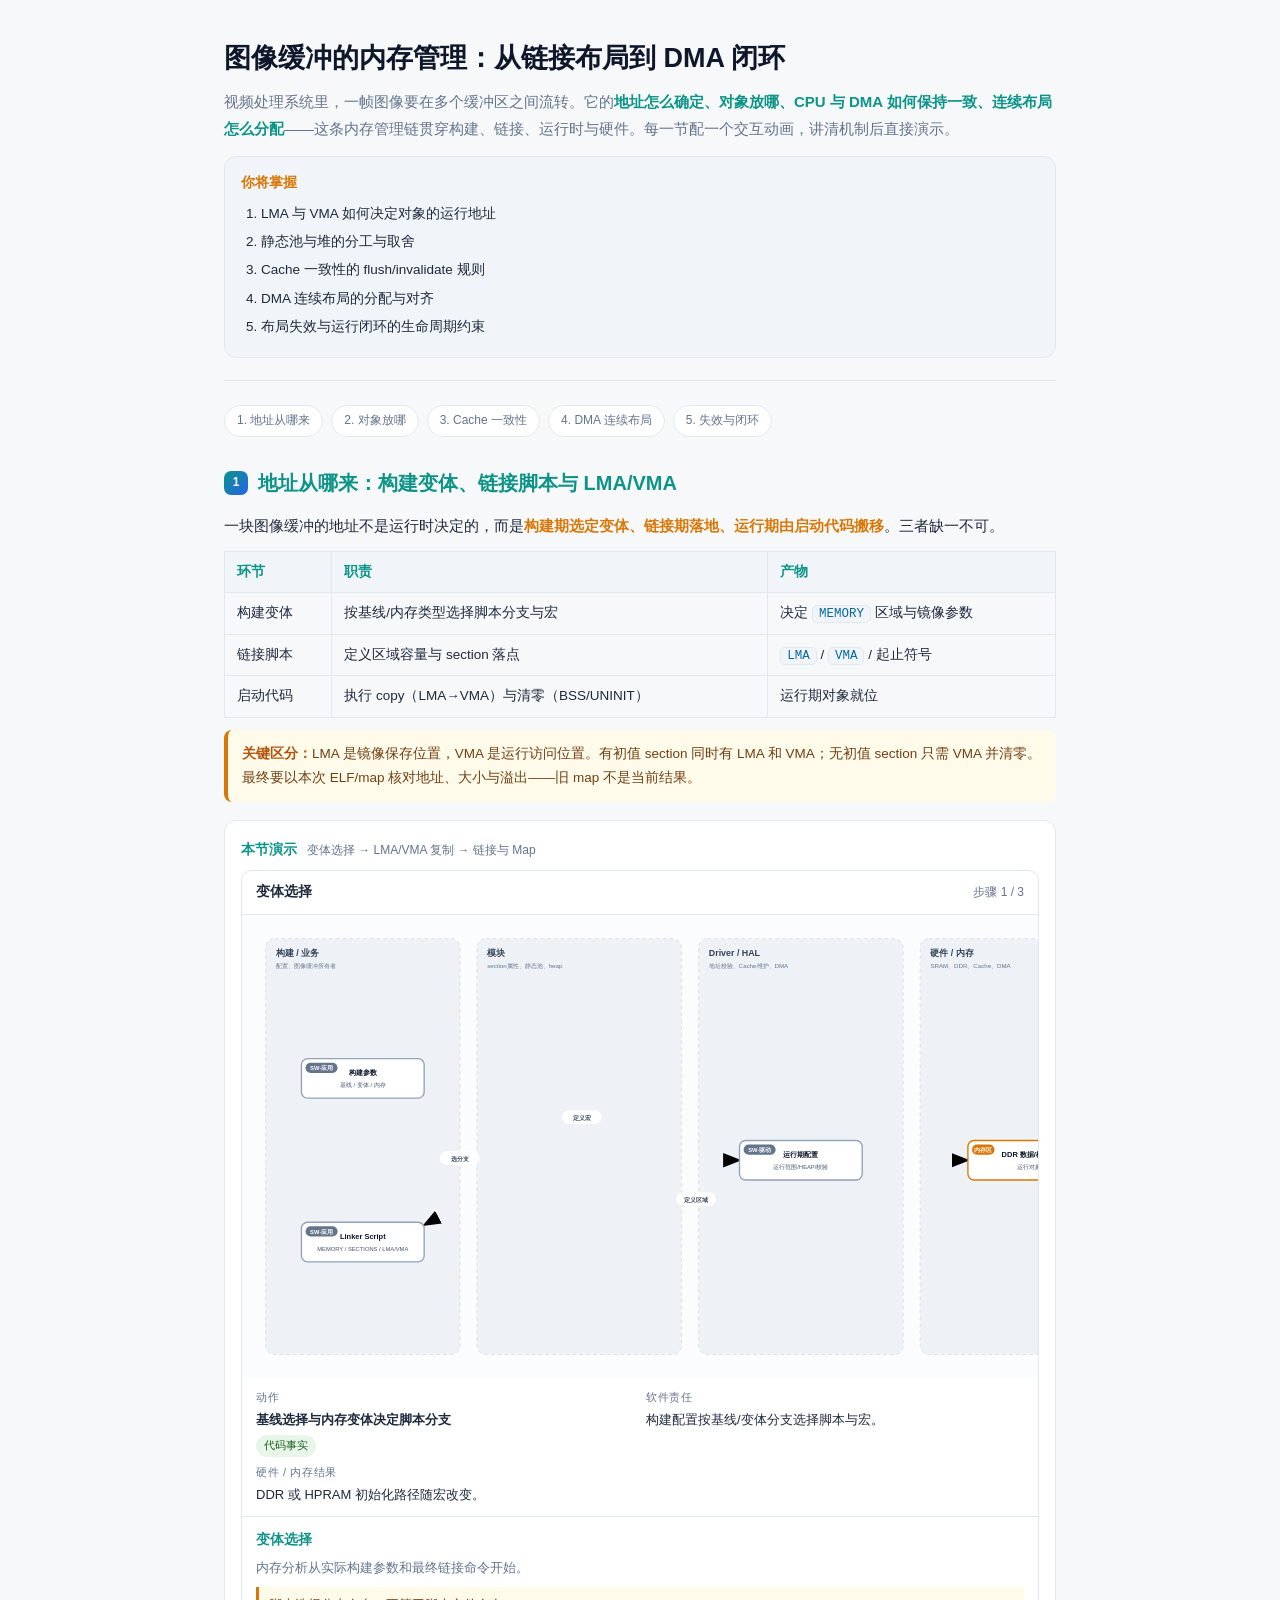
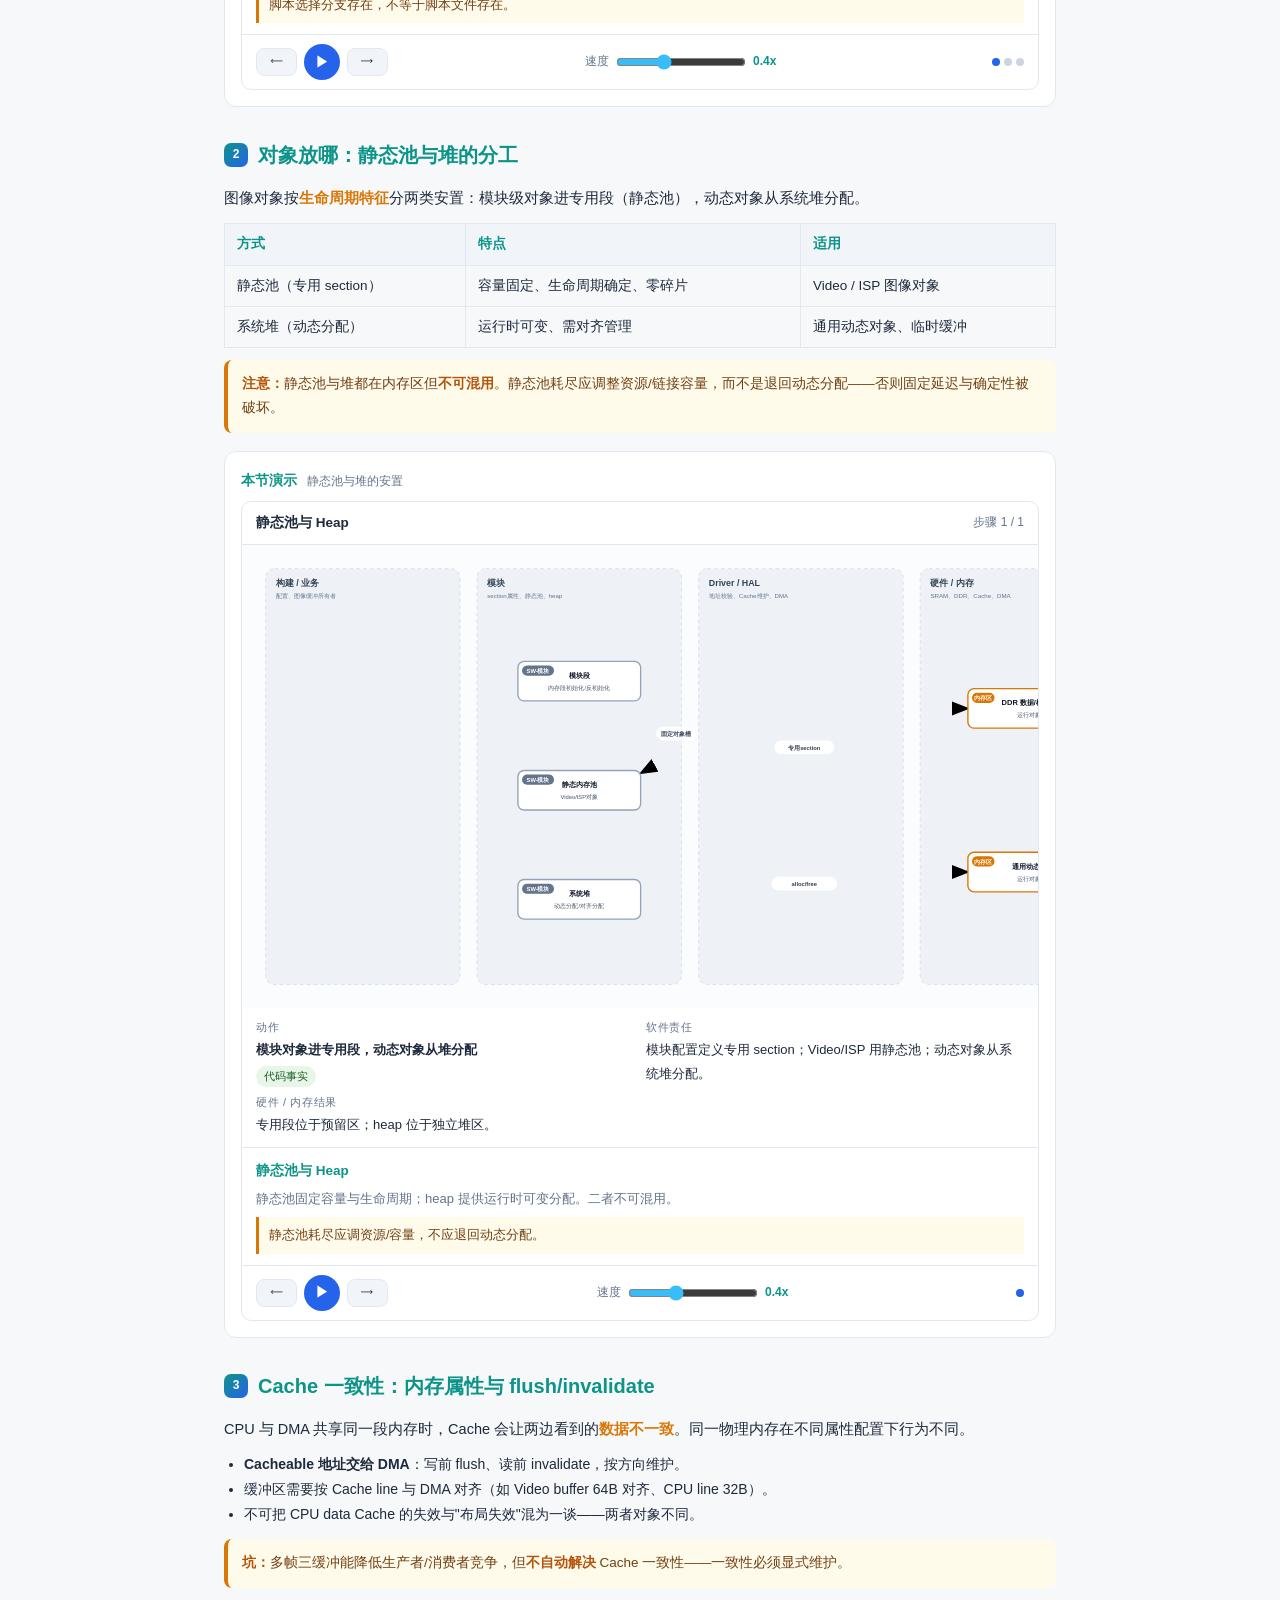
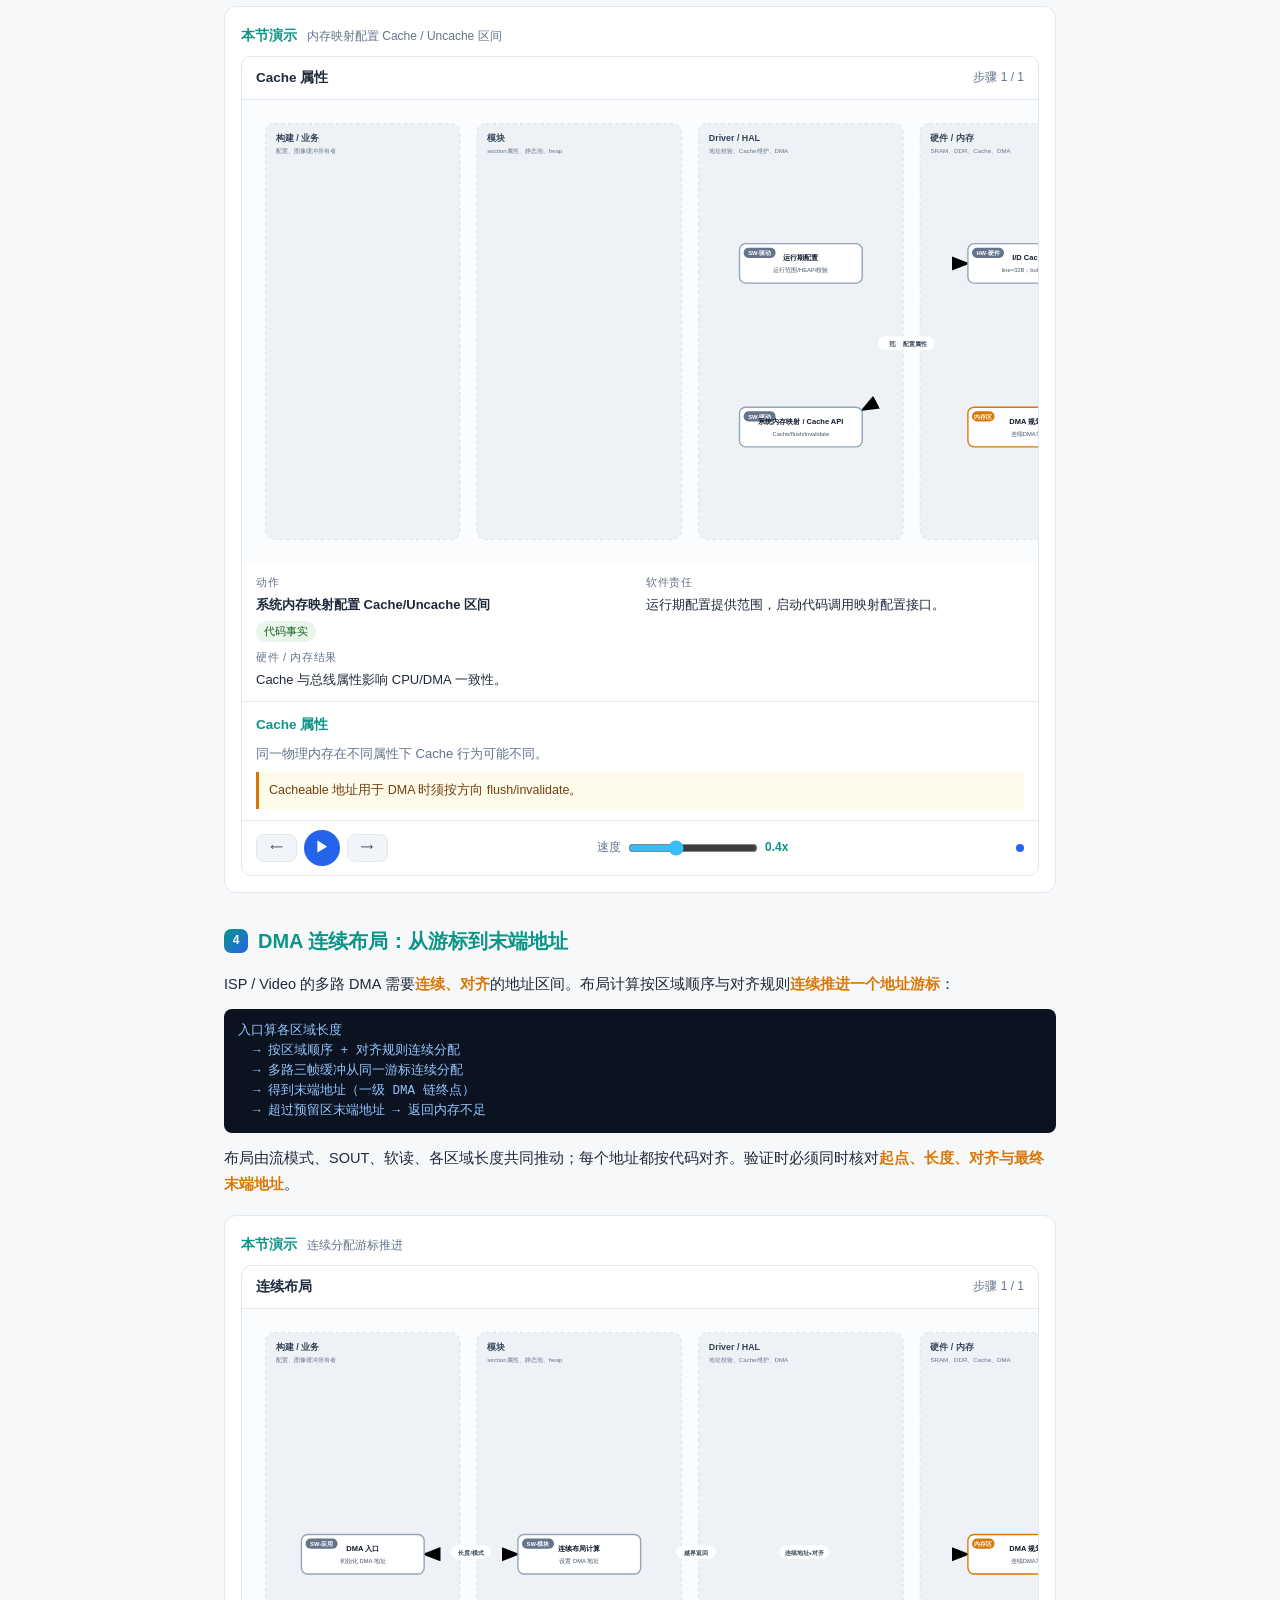
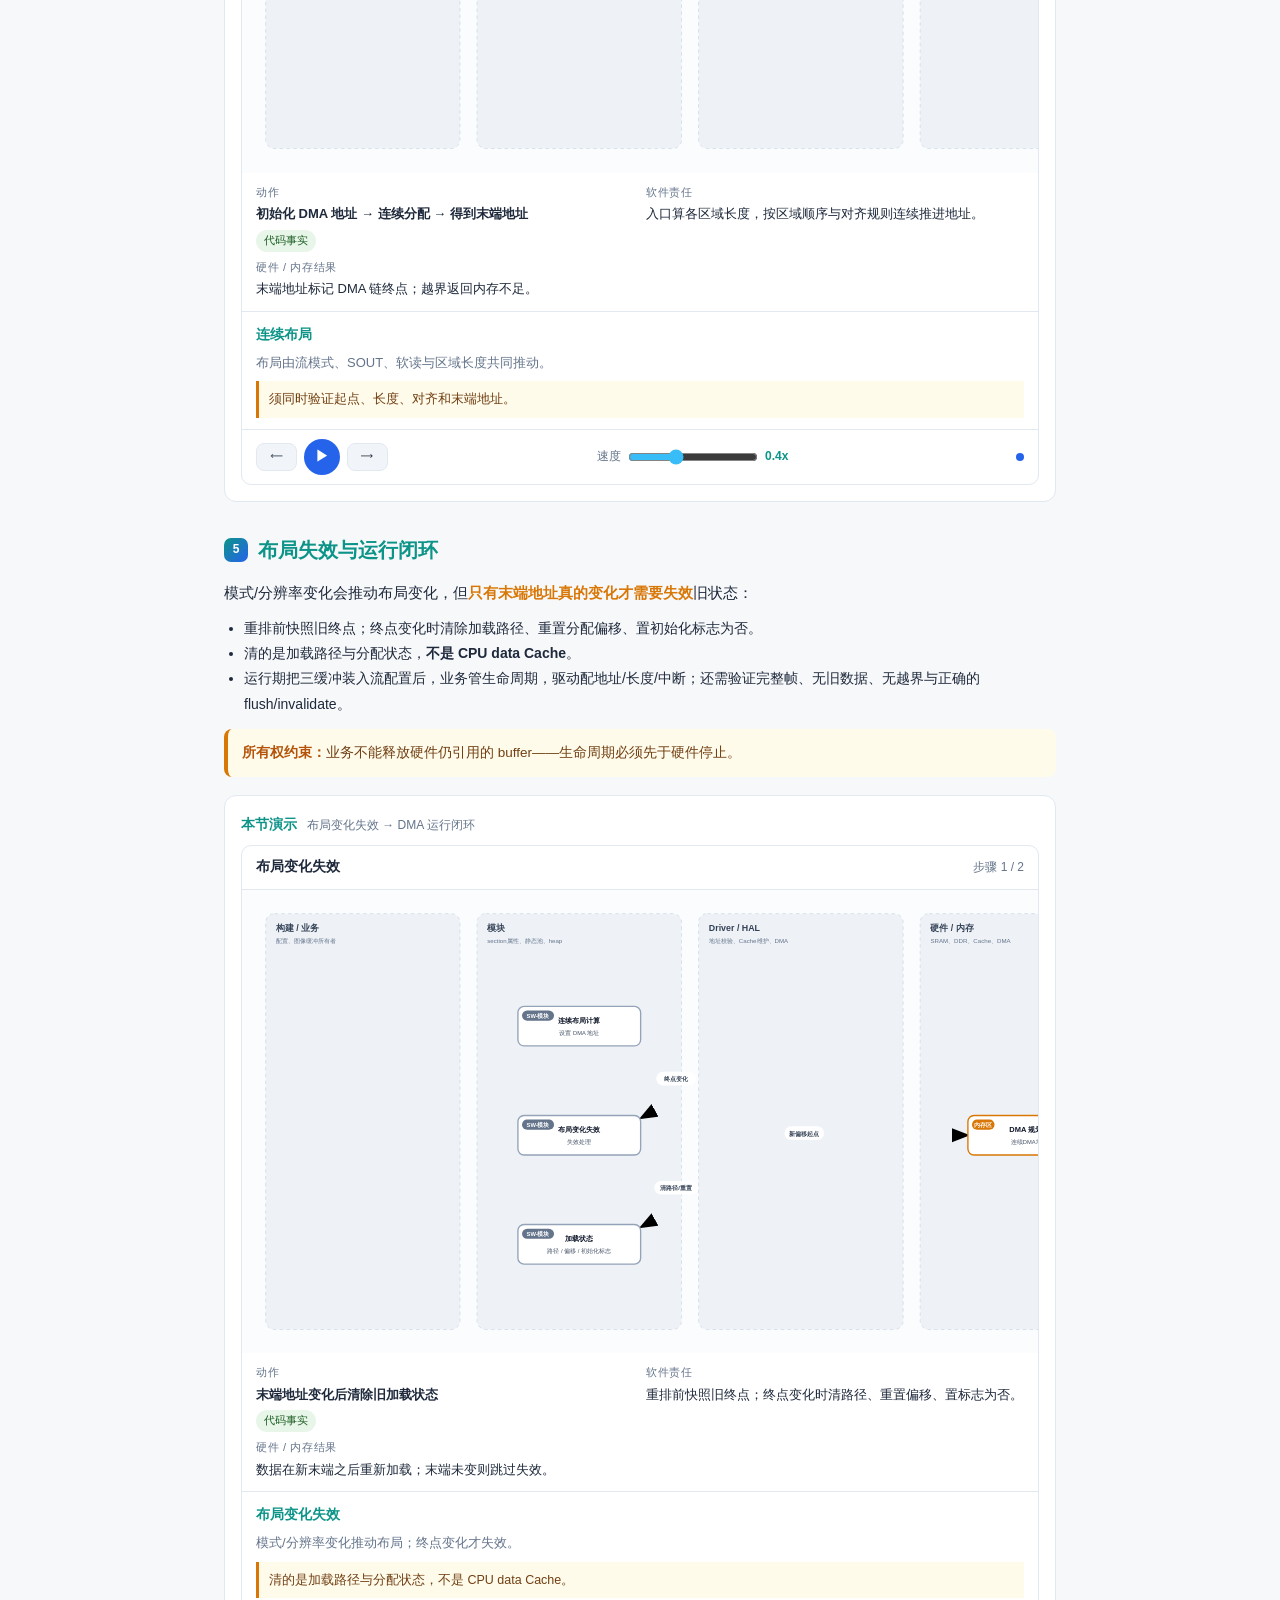
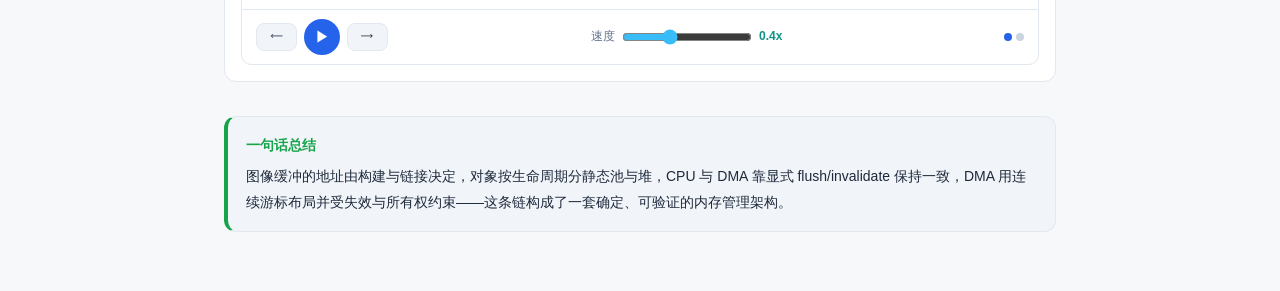
<file: static/demos/memory-image-buffers-demo.html>
<!doctype html>
<html lang="zh-CN">
<head>
<meta charset="utf-8">
<meta name="viewport" content="width=device-width,initial-scale=1">
<title>图像缓冲的内存管理：从链接布局到 DMA 闭环</title>
<style>
:root{
  --bg:#f7f8fa; --panel:#ffffff; --panel2:#f1f5f9; --line:#e2e8f0;
  --text:#1e293b; --muted:#64748b; --blue:#2563eb; --teal:#0d9488;
  --green:#16a34a; --gold:#d97706; --orange:#ea580c; --purple:#7c3aed; --red:#dc2626;
}
*{box-sizing:border-box;margin:0;padding:0}
body{background:var(--bg);color:var(--text);font-family:"PingFang SC","Microsoft YaHei","Noto Sans CJK SC",sans-serif;line-height:1.8;padding:0}
.page{max-width:880px;margin:0 auto;padding:40px 24px 60px}
header{border-bottom:1px solid var(--line);padding-bottom:22px;margin-bottom:24px}
h1{font-size:27px;line-height:1.35;margin-bottom:12px;color:#0f172a}
.lead{color:var(--muted);font-size:15px;line-height:1.8}
.lead b{color:var(--teal)}
.learn{margin-top:14px;padding:14px 16px;background:var(--panel2);border:1px solid var(--line);border-radius:12px;font-size:13.5px}
.learn b{color:var(--gold);display:block;margin-bottom:6px}
.learn ol{margin-left:20px;color:var(--text)}
.learn li{margin-bottom:4px}
.toc{display:flex;flex-wrap:wrap;gap:8px;margin:0 0 28px}
.toc a{color:var(--muted);text-decoration:none;border:1px solid var(--line);padding:4px 12px;border-radius:99px;font-size:12px;background:var(--panel)}
.toc a:hover{color:var(--teal);border-color:var(--teal)}
section{margin-bottom:30px}
h2{font-size:20px;margin-bottom:12px;color:var(--teal);display:flex;align-items:center;gap:10px}
h2 .n{font-size:12px;background:linear-gradient(135deg,#0d9488,#2563eb);color:#fff;width:24px;height:24px;border-radius:7px;display:inline-flex;align-items:center;justify-content:center;flex:none}
p{color:var(--text);margin-bottom:10px;font-size:14.5px}
p b{color:var(--gold)}
p code,li code,td code{background:var(--panel2);border:1px solid var(--line);padding:1px 6px;border-radius:5px;color:#0369a1;font-size:12.5px;font-family:Consolas,monospace}
ul{color:var(--text);font-size:14px}
.keybox{margin:12px 0;padding:12px 14px;background:#fffbeb;border-left:4px solid var(--gold);border-radius:8px;font-size:13.5px;color:#713f12}
.keybox b{color:#b45309}
table{width:100%;border-collapse:collapse;margin:12px 0;font-size:13.5px}
th,td{border:1px solid var(--line);padding:8px 12px;text-align:left}
th{background:var(--panel2);color:var(--teal)}
td b{color:var(--green)}
pre{background:#0b1220;border-radius:8px;padding:12px 14px;overflow-x:auto;margin:12px 0;font-size:12.5px;line-height:1.6;color:#93c5fd;font-family:Consolas,monospace}
/* 动画组件 */
.demo{margin:18px 0 6px;padding:16px;background:var(--panel);border:1px solid var(--line);border-radius:12px}
.demo h3{color:var(--teal);font-size:14px;margin-bottom:8px}
.demo h3 small{color:var(--muted);font-weight:400;font-size:12px;margin-left:6px}
.dwrap{border:1px solid var(--line);border-radius:10px;overflow:hidden;background:var(--panel)}
.dhead{display:flex;justify-content:space-between;align-items:center;padding:9px 14px;border-bottom:1px solid var(--line)}
.dhead b{font-size:13.5px}
.dhead span{color:var(--muted);font-size:12px}
.dcanvas{overflow-x:auto;padding:10px;background:#fbfcfe}
svg{display:block;width:100%;min-width:900px;height:auto}
.detail{padding:10px 14px;display:grid;grid-template-columns:1fr 1fr;gap:6px 12px;font-size:13px}
.detail .lbl{color:var(--muted);font-size:11px;letter-spacing:.06em}
.detail b{display:block;color:var(--text)}
.detail .fact{display:inline-block;margin-top:4px;padding:1px 8px;border-radius:99px;background:#e8f5e9;color:#1b5e20;font-size:11px}
.dnarr{padding:11px 14px;border-top:1px solid var(--line)}
.dnarr h4{margin:0 0 4px;color:var(--teal);font-size:13.5px}
.dnarr p{margin:0;color:var(--muted);font-size:13px}
.dnote{margin-top:7px;padding:7px 10px;border-left:3px solid var(--gold);background:#fffbeb;color:#713f12;font-size:12.5px}
.dcontrols{display:flex;align-items:center;gap:7px;padding:9px 14px;border-top:1px solid var(--line);flex-wrap:wrap}
.dcontrols button{padding:6px 13px;border:1px solid var(--line);border-radius:8px;background:var(--panel2);color:var(--text);cursor:pointer;font-size:12.5px}
.dcontrols button.play{width:36px;height:36px;border:0;border-radius:50%;background:var(--blue);color:#fff;font-size:15px;padding:0}
.dcontrols .speed{display:flex;align-items:center;gap:7px;margin-left:auto;font-size:12px;color:var(--muted)}
.dcontrols input{width:130px;accent-color:#38bdf8}
.dcontrols .spdv{font-weight:700;color:var(--teal);min-width:42px}
.dprogress{display:flex;gap:4px;margin-left:auto}
.dprogress i{width:8px;height:8px;border-radius:50%;background:#cbd5e1}
.dprogress i.on{background:var(--blue)}
.summary{margin-top:34px;padding:16px 18px;background:var(--panel2);border:1px solid var(--line);border-left:4px solid var(--green);border-radius:12px}
.summary b{color:var(--green);display:block;margin-bottom:6px;font-size:14px}
.summary p{margin:0;color:var(--text);font-size:14px}
@media(max-width:650px){.page{padding:22px 14px 40px}.detail{grid-template-columns:1fr}h1{font-size:23px}}
</style>
</head>
<body>
<div class="page">

<header>
  <h1>图像缓冲的内存管理：从链接布局到 DMA 闭环</h1>
  <p class="lead">视频处理系统里，一帧图像要在多个缓冲区之间流转。它的<b>地址怎么确定、对象放哪、CPU 与 DMA 如何保持一致、连续布局怎么分配</b>——这条内存管理链贯穿构建、链接、运行时与硬件。每一节配一个交互动画，讲清机制后直接演示。</p>
  <div class="learn">
    <b>你将掌握</b>
    <ol>
      <li>LMA 与 VMA 如何决定对象的运行地址</li>
      <li>静态池与堆的分工与取舍</li>
      <li>Cache 一致性的 flush/invalidate 规则</li>
      <li>DMA 连续布局的分配与对齐</li>
      <li>布局失效与运行闭环的生命周期约束</li>
    </ol>
  </div>
</header>

<nav class="toc">
  <a href="#s1">1. 地址从哪来</a>
  <a href="#s2">2. 对象放哪</a>
  <a href="#s3">3. Cache 一致性</a>
  <a href="#s4">4. DMA 连续布局</a>
  <a href="#s5">5. 失效与闭环</a>
</nav>

<!-- ============ 1 ============ -->
<section id="s1">
  <h2><span class="n">1</span>地址从哪来：构建变体、链接脚本与 LMA/VMA</h2>
  <p>一块图像缓冲的地址不是运行时决定的，而是<b>构建期选定变体、链接期落地、运行期由启动代码搬移</b>。三者缺一不可。</p>
  <table>
    <tr><th>环节</th><th>职责</th><th>产物</th></tr>
    <tr><td>构建变体</td><td>按基线/内存类型选择脚本分支与宏</td><td>决定 <code>MEMORY</code> 区域与镜像参数</td></tr>
    <tr><td>链接脚本</td><td>定义区域容量与 section 落点</td><td><code>LMA</code> / <code>VMA</code> / 起止符号</td></tr>
    <tr><td>启动代码</td><td>执行 copy（LMA→VMA）与清零（BSS/UNINIT）</td><td>运行期对象就位</td></tr>
  </table>
  <div class="keybox"><b>关键区分：</b>LMA 是镜像保存位置，VMA 是运行访问位置。有初值 section 同时有 LMA 和 VMA；无初值 section 只需 VMA 并清零。最终要以本次 ELF/map 核对地址、大小与溢出——旧 map 不是当前结果。</div>
  <div class="demo" id="d1">
    <h3>本节演示 <small>变体选择 → LMA/VMA 复制 → 链接与 Map</small></h3>
    <div class="dwrap">
      <div class="dhead"><b id="s1t"></b><span id="s1m"></span></div>
      <div class="dcanvas"><svg id="s1g" viewBox="0 0 1320 650"></svg></div>
      <div class="detail">
        <div><div class="lbl">动作</div><b id="s1a"></b><span class="fact" id="s1l"></span></div>
        <div><div class="lbl">软件责任</div><span id="s1sw"></span></div>
        <div><div class="lbl">硬件 / 内存结果</div><span id="s1hw"></span></div>
      </div>
      <div class="dnarr"><h4 id="s1d"></h4><p id="s1p"></p><div class="dnote" id="s1n"></div></div>
      <div class="dcontrols">
        <button id="s1prev">⟵</button><button class="play" id="s1play">▶</button><button id="s1next">⟶</button>
        <span class="speed">速度<input type="range" id="s1spd" min="8" max="100" value="40"><span class="spdv" id="s1v">0.4x</span></span>
        <div class="dprogress" id="s1pbar"></div>
      </div>
    </div>
  </div>
</section>

<!-- ============ 2 ============ -->
<section id="s2">
  <h2><span class="n">2</span>对象放哪：静态池与堆的分工</h2>
  <p>图像对象按<b>生命周期特征</b>分两类安置：模块级对象进专用段（静态池），动态对象从系统堆分配。</p>
  <table>
    <tr><th>方式</th><th>特点</th><th>适用</th></tr>
    <tr><td>静态池（专用 section）</td><td>容量固定、生命周期确定、零碎片</td><td>Video / ISP 图像对象</td></tr>
    <tr><td>系统堆（动态分配）</td><td>运行时可变、需对齐管理</td><td>通用动态对象、临时缓冲</td></tr>
  </table>
  <div class="keybox"><b>注意：</b>静态池与堆都在内存区但<b>不可混用</b>。静态池耗尽应调整资源/链接容量，而不是退回动态分配——否则固定延迟与确定性被破坏。</div>
  <div class="demo" id="d2">
    <h3>本节演示 <small>静态池与堆的安置</small></h3>
    <div class="dwrap">
      <div class="dhead"><b id="s2t"></b><span id="s2m"></span></div>
      <div class="dcanvas"><svg id="s2g" viewBox="0 0 1320 650"></svg></div>
      <div class="detail">
        <div><div class="lbl">动作</div><b id="s2a"></b><span class="fact" id="s2l"></span></div>
        <div><div class="lbl">软件责任</div><span id="s2sw"></span></div>
        <div><div class="lbl">硬件 / 内存结果</div><span id="s2hw"></span></div>
      </div>
      <div class="dnarr"><h4 id="s2d"></h4><p id="s2p"></p><div class="dnote" id="s2n"></div></div>
      <div class="dcontrols">
        <button id="s2prev">⟵</button><button class="play" id="s2play">▶</button><button id="s2next">⟶</button>
        <span class="speed">速度<input type="range" id="s2spd" min="8" max="100" value="40"><span class="spdv" id="s2v">0.4x</span></span>
        <div class="dprogress" id="s2pbar"></div>
      </div>
    </div>
  </div>
</section>

<!-- ============ 3 ============ -->
<section id="s3">
  <h2><span class="n">3</span>Cache 一致性：内存属性与 flush/invalidate</h2>
  <p>CPU 与 DMA 共享同一段内存时，Cache 会让两边看到的<b>数据不一致</b>。同一物理内存在不同属性配置下行为不同。</p>
  <ul style="margin-left:20px">
    <li><b>Cacheable 地址交给 DMA</b>：写前 flush、读前 invalidate，按方向维护。</li>
    <li>缓冲区需要按 Cache line 与 DMA 对齐（如 Video buffer 64B 对齐、CPU line 32B）。</li>
    <li>不可把 CPU data Cache 的失效与"布局失效"混为一谈——两者对象不同。</li>
  </ul>
  <div class="keybox"><b>坑：</b>多帧三缓冲能降低生产者/消费者竞争，但<b>不自动解决</b> Cache 一致性——一致性必须显式维护。</div>
  <div class="demo" id="d3">
    <h3>本节演示 <small>内存映射配置 Cache / Uncache 区间</small></h3>
    <div class="dwrap">
      <div class="dhead"><b id="s3t"></b><span id="s3m"></span></div>
      <div class="dcanvas"><svg id="s3g" viewBox="0 0 1320 650"></svg></div>
      <div class="detail">
        <div><div class="lbl">动作</div><b id="s3a"></b><span class="fact" id="s3l"></span></div>
        <div><div class="lbl">软件责任</div><span id="s3sw"></span></div>
        <div><div class="lbl">硬件 / 内存结果</div><span id="s3hw"></span></div>
      </div>
      <div class="dnarr"><h4 id="s3d"></h4><p id="s3p"></p><div class="dnote" id="s3n"></div></div>
      <div class="dcontrols">
        <button id="s3prev">⟵</button><button class="play" id="s3play">▶</button><button id="s3next">⟶</button>
        <span class="speed">速度<input type="range" id="s3spd" min="8" max="100" value="40"><span class="spdv" id="s3v">0.4x</span></span>
        <div class="dprogress" id="s3pbar"></div>
      </div>
    </div>
  </div>
</section>

<!-- ============ 4 ============ -->
<section id="s4">
  <h2><span class="n">4</span>DMA 连续布局：从游标到末端地址</h2>
  <p>ISP / Video 的多路 DMA 需要<b>连续、对齐</b>的地址区间。布局计算按区域顺序与对齐规则<b>连续推进一个地址游标</b>：</p>
  <pre>
入口算各区域长度
  → 按区域顺序 + 对齐规则连续分配
  → 多路三帧缓冲从同一游标连续分配
  → 得到末端地址（一级 DMA 链终点）
  → 超过预留区末端地址 → 返回内存不足</pre>
  <p>布局由流模式、SOUT、软读、各区域长度共同推动；每个地址都按代码对齐。验证时必须同时核对<b>起点、长度、对齐与最终末端地址</b>。</p>
  <div class="demo" id="d4">
    <h3>本节演示 <small>连续分配游标推进</small></h3>
    <div class="dwrap">
      <div class="dhead"><b id="s4t"></b><span id="s4m"></span></div>
      <div class="dcanvas"><svg id="s4g" viewBox="0 0 1320 650"></svg></div>
      <div class="detail">
        <div><div class="lbl">动作</div><b id="s4a"></b><span class="fact" id="s4l"></span></div>
        <div><div class="lbl">软件责任</div><span id="s4sw"></span></div>
        <div><div class="lbl">硬件 / 内存结果</div><span id="s4hw"></span></div>
      </div>
      <div class="dnarr"><h4 id="s4d"></h4><p id="s4p"></p><div class="dnote" id="s4n"></div></div>
      <div class="dcontrols">
        <button id="s4prev">⟵</button><button class="play" id="s4play">▶</button><button id="s4next">⟶</button>
        <span class="speed">速度<input type="range" id="s4spd" min="8" max="100" value="40"><span class="spdv" id="s4v">0.4x</span></span>
        <div class="dprogress" id="s4pbar"></div>
      </div>
    </div>
  </div>
</section>

<!-- ============ 5 ============ -->
<section id="s5">
  <h2><span class="n">5</span>布局失效与运行闭环</h2>
  <p>模式/分辨率变化会推动布局变化，但<b>只有末端地址真的变化才需要失效</b>旧状态：</p>
  <ul style="margin-left:20px">
    <li>重排前快照旧终点；终点变化时清除加载路径、重置分配偏移、置初始化标志为否。</li>
    <li>清的是加载路径与分配状态，<b>不是 CPU data Cache</b>。</li>
    <li>运行期把三缓冲装入流配置后，业务管生命周期，驱动配地址/长度/中断；还需验证完整帧、无旧数据、无越界与正确的 flush/invalidate。</li>
  </ul>
  <div class="keybox"><b>所有权约束：</b>业务不能释放硬件仍引用的 buffer——生命周期必须先于硬件停止。</div>
  <div class="demo" id="d5">
    <h3>本节演示 <small>布局变化失效 → DMA 运行闭环</small></h3>
    <div class="dwrap">
      <div class="dhead"><b id="s5t"></b><span id="s5m"></span></div>
      <div class="dcanvas"><svg id="s5g" viewBox="0 0 1320 650"></svg></div>
      <div class="detail">
        <div><div class="lbl">动作</div><b id="s5a"></b><span class="fact" id="s5l"></span></div>
        <div><div class="lbl">软件责任</div><span id="s5sw"></span></div>
        <div><div class="lbl">硬件 / 内存结果</div><span id="s5hw"></span></div>
      </div>
      <div class="dnarr"><h4 id="s5d"></h4><p id="s5p"></p><div class="dnote" id="s5n"></div></div>
      <div class="dcontrols">
        <button id="s5prev">⟵</button><button class="play" id="s5play">▶</button><button id="s5next">⟶</button>
        <span class="speed">速度<input type="range" id="s5spd" min="8" max="100" value="40"><span class="spdv" id="s5v">0.4x</span></span>
        <div class="dprogress" id="s5pbar"></div>
      </div>
    </div>
  </div>
</section>

<div class="summary"><b>一句话总结</b><p>图像缓冲的地址由构建与链接决定，对象按生命周期分静态池与堆，CPU 与 DMA 靠显式 flush/invalidate 保持一致，DMA 用连续游标布局并受失效与所有权约束——这条链构成了一套确定、可验证的内存管理架构。</p></div>

</div>

<script>
"use strict";
const lanes={external:{title:'构建 / 业务',sub:'配置、图像缓冲所有者',x:20,w:285},app:{title:'模块',sub:'section属性、静态池、heap',x:330,w:300},driver:{title:'Driver / HAL',sub:'地址校验、Cache维护、DMA',x:655,w:300},hardware:{title:'硬件 / 内存',sub:'SRAM、DDR、Cache、DMA',x:980,w:320}};
const nodes={build:['构建参数','基线 / 变体 / 内存','external'],script:['Linker Script','MEMORY / SECTIONS / LMA/VMA','external'],map:['ELF / MAP','最终地址与大小','external'],owner:['DMA 入口','初始化 DMA 地址','external'],module:['模块段','内存段初始化/反初始化','app'],pool:['静态内存池','Video/ISP对象','app'],heapapi:['系统堆','动态分配/对齐分配','app'],dmalayout:['连续布局计算','设置 DMA 地址','app'],invalidate:['布局变化失效','失效处理','app'],bincache:['加载状态','路径 / 偏移 / 初始化标志','app'],board:['运行期配置','运行范围/HEAP/校验','driver'],sysmap:['系统内存映射 / Cache API','Cache/flush/invalidate','driver'],dma:['Driver / HAL DMA','地址/长度/寄存器','driver'],lma:['CACHE/NOR LMA','镜像初值','hardware','memory'],sram:['SRAM','text/data/bss/stack','hardware','memory'],ddr:['DDR 数据/模块段','运行对象','hardware','memory'],ispddr:['DMA 规划区','连续DMA地址','hardware','memory'],heap:['通用动态堆','运行对象','hardware','memory'],cache:['I/D Cache','line=32B；buffer 64B','hardware'],engine:['ISP / Video DMA','硬件读写buffer','hardware']};
const laneOrder=['external','app','driver','hardware'];
function layout(item){const group={external:[],app:[],driver:[],hardware:[]},out={};item.nodes.forEach(id=>group[nodes[id][2]].push(id));laneOrder.forEach(k=>{const lane=lanes[k],arr=group[k],gap=480/Math.max(arr.length,1);arr.forEach((id,i)=>out[id]={x:lane.x+lane.w/2,y:105+gap*(i+.5)});});return out}
function geom(a,b,pos){const p=pos[a],q=pos[b],same=nodes[a][2]===nodes[b][2];if(same){const d=q.y>=p.y?1:-1;return{d:`M${p.x+90} ${p.y+25*d} C${p.x+145} ${p.y+55*d},${q.x+145} ${q.y-55*d},${q.x+90} ${q.y-25*d}`,x:p.x+142,y:(p.y+q.y)/2}}const d=q.x>p.x?1:-1;return{d:`M${p.x+90*d} ${p.y} C${p.x+155*d} ${p.y},${q.x-155*d} ${q.y},${q.x-90*d} ${q.y}`,x:(p.x+q.x)/2,y:(p.y+q.y)/2}}
function draw(svgEl,item){const pos=layout(item);let s='<defs>'+['command','data','event','error'].map(k=>`<marker id="m${k}" markerWidth="9" markerHeight="9" refX="8" refY="3.5" orient="auto"><path d="M0 0L9 3.5L0 7Z" fill="var(--${k})"/></marker>`).join('')+'</defs>';laneOrder.forEach(k=>{const l=lanes[k];s+=`<rect x="${l.x}" y="20" width="${l.w}" height="610" rx="13" style="stroke:#cbd5e1;stroke-dasharray:5 5;fill:#eef2f7"/><text x="${l.x+15}" y="46" style="fill:#334155;font-size:13px;font-weight:800">${l.title}</text><text x="${l.x+15}" y="63" style="fill:#64748b;font-size:9px">${l.sub}</text>`});item.edges.forEach(([a,b,k,t])=>{const g=geom(a,b,pos),w=Math.max(58,t.length*8+16);s+=`<path d="${g.d}" marker-end="url(#m${k})" style="fill:none;stroke-width:3;stroke:var(--${k})"/><rect x="${g.x-w/2}" y="${g.y-13}" width="${w}" height="20" rx="10" style="fill:#fff;stroke:var(--${k})"/><text x="${g.x}" y="${g.y+1}" text-anchor="middle" style="fill:#334155;font-size:8.5px;font-weight:700">${t}</text>`});item.nodes.forEach(id=>{const n=nodes[id],p=pos[id],style=n[3]||n[2],role=n[3]==='memory'?'内存区':{external:'SW·应用',app:'SW·模块',driver:'SW·驱动',hardware:'HW·硬件'}[n[2]],tw=role.length*7+12;s+=`<g><rect x="${p.x-90}" y="${p.y-29}" width="180" height="58" rx="9" style="fill:#ffffff;stroke-width:2;stroke:${style==='memory'?'#d97706':'#94a3b8'}"/><rect x="${p.x-84}" y="${p.y-23}" width="${tw}" height="15" rx="7.5" style="fill:${style==='memory'?'#d97706':'#64748b'}"/><text x="${p.x-84+tw/2}" y="${p.y-12}" text-anchor="middle" style="fill:#fff;font-size:8.5px;font-weight:700">${role}</text><text x="${p.x}" y="${p.y-5}" text-anchor="middle" style="fill:#0f172a;font-size:11px;font-weight:800">${n[0]}</text><text x="${p.x}" y="${p.y+13}" text-anchor="middle" style="fill:#475569;font-size:8.5px">${n[1]}</text></g>`});svgEl.innerHTML=s}
function makePlayer(p,steps){
  const $=id=>document.getElementById(p+id);
  let idx=0,timer=null,SPEED=0.4;
  const spdEl=$('spd'),spdVal=$('v');
  spdEl.addEventListener('input',function(){SPEED=spdEl.value/100;spdVal.textContent=SPEED.toFixed(2)+'x';if(timer){stop();$('play').click();}});
  function render(){const x=steps[idx];$('t').textContent=x.title;$('m').textContent=`步骤 ${idx+1} / ${steps.length}`;$('a').textContent=x.action;$('l').textContent=x.level;$('sw').textContent=x.software;$('hw').textContent=x.hardware;$('d').textContent=x.title;$('p').textContent=x.description;$('n').textContent=x.note;$('pbar').innerHTML=steps.map((_,i)=>`<i class="${i===idx?'on':''}"></i>`).join('');draw($('g'),x)}
  function next(){idx=(idx+1)%steps.length;render()}
  function prev(){idx=(idx-1+steps.length)%steps.length;render()}
  function stop(){if(timer){clearInterval(timer);timer=null}$('play').textContent='▶'}
  $('prev').onclick=function(){stop();prev()};$('next').onclick=function(){stop();next()};$('play').onclick=function(){if(timer){stop()}else{timer=setInterval(next,Math.round(3200/SPEED));$('play').textContent='Ⅱ'}};
  render();
}
const S1=[
 {title:'变体选择',action:'基线选择与内存变体决定脚本分支',level:'代码事实',software:'构建配置按基线/变体分支选择脚本与宏。',hardware:'DDR 或 HPRAM 初始化路径随宏改变。',description:'内存分析从实际构建参数和最终链接命令开始。',note:'脚本选择分支存在，不等于脚本文件存在。',nodes:['build','script','board','ddr'],edges:[['build','script','command','选分支'],['build','board','command','定义宏'],['script','ddr','command','定义区域']]},
 {title:'LMA / VMA',action:'从 LMA 复制到 SRAM/DDR VMA',level:'代码事实',software:'链接脚本生成起止符号，启动代码执行 copy/zero。',hardware:'SRAM/DDR 获得运行时对象；BSS/UNINIT 清零。',description:'有初值 section 有 LMA 和 VMA；无初值只需 VMA 并清零。',note:'LMA 是镜像位置，VMA 是运行位置。',nodes:['script','module','lma','sram','ddr'],edges:[['script','module','command','section属性'],['lma','sram','data','copy'],['lma','ddr','data','DDR ready后copy'],['module','ddr','event','UNINIT=0']]},
 {title:'链接与 Map',action:'用 ELF/map 验证地址、大小与溢出',level:'代码事实',software:'linker script 定义容量；map 列出落点。',hardware:'运行只接受本次链接产物中的地址。',description:'map 是最终证据：核对数据/BSS/栈地址与大小。',note:'旧 map 不是当前结果。',nodes:['script','map','sram','ddr'],edges:[['script','map','command','链接输出'],['map','sram','event','实际占用'],['map','ddr','event','实际占用']]}
];
const S2=[
 {title:'静态池与 Heap',action:'模块对象进专用段，动态对象从堆分配',level:'代码事实',software:'模块配置定义专用 section；Video/ISP 用静态池；动态对象从系统堆分配。',hardware:'专用段位于预留区；heap 位于独立堆区。',description:'静态池固定容量与生命周期；heap 提供运行时可变分配。二者不可混用。',note:'静态池耗尽应调资源/容量，不应退回动态分配。',nodes:['module','pool','heapapi','ddr','heap'],edges:[['module','pool','command','固定对象槽'],['pool','ddr','data','专用section'],['heapapi','heap','data','alloc/free']]}
];
const S3=[
 {title:'Cache 属性',action:'系统内存映射配置 Cache/Uncache 区间',level:'代码事实',software:'运行期配置提供范围，启动代码调用映射配置接口。',hardware:'Cache 与总线属性影响 CPU/DMA 一致性。',description:'同一物理内存在不同属性下 Cache 行为可能不同。',note:'Cacheable 地址用于 DMA 时须按方向 flush/invalidate。',nodes:['board','sysmap','cache','ispddr'],edges:[['board','sysmap','command','范围宏'],['sysmap','cache','command','配置属性'],['cache','ispddr','event','可见性规则']]}
];
const S4=[
 {title:'连续布局',action:'初始化 DMA 地址 → 连续分配 → 得到末端地址',level:'代码事实',software:'入口算各区域长度，按区域顺序与对齐规则连续推进地址。',hardware:'末端地址标记 DMA 链终点；越界返回内存不足。',description:'布局由流模式、SOUT、软读与区域长度共同推动。',note:'须同时验证起点、长度、对齐和末端地址。',nodes:['owner','dmalayout','ispddr'],edges:[['owner','dmalayout','command','长度/模式'],['dmalayout','ispddr','data','连续地址+对齐'],['ispddr','owner','error','越界返回']]}
];
const S5=[
 {title:'布局变化失效',action:'末端地址变化后清除旧加载状态',level:'代码事实',software:'重排前快照旧终点；终点变化时清路径、重置偏移、置标志为否。',hardware:'数据在新末端之后重新加载；末端未变则跳过失效。',description:'模式/分辨率变化推动布局；终点变化才失效。',note:'清的是加载路径与分配状态，不是 CPU data Cache。',nodes:['dmalayout','invalidate','bincache','ispddr'],edges:[['dmalayout','invalidate','event','终点变化'],['invalidate','bincache','command','清路径/重置'],['invalidate','ispddr','event','新偏移起点']]},
 {title:'DMA 运行闭环',action:'布局交给 driver/HAL 后，仍需所有权与 Cache 闭环',level:'代码事实 + 工程验证',software:'把三缓冲装入流配置；业务管生命周期，驱动配地址/长度/中断。',hardware:'DMA 持续读写；需验证完整帧、无旧数据、无越界与 flush/invalidate。',description:'三缓冲降低竞争，但不自动解决 Cache 一致性。',note:'业务不能释放硬件仍引用的 buffer。',nodes:['owner','dmalayout','dma','ispddr','engine','cache'],edges:[['owner','dmalayout','command','生成布局'],['dmalayout','dma','command','addr+len'],['dma','engine','command','DMA寄存器'],['engine','ispddr','data','读/写帧'],['cache','ispddr','event','flush/invalidate']]}
];
makePlayer('s1',S1);
makePlayer('s2',S2);
makePlayer('s3',S3);
makePlayer('s4',S4);
makePlayer('s5',S5);
</script>
</body>
</html>
</file>
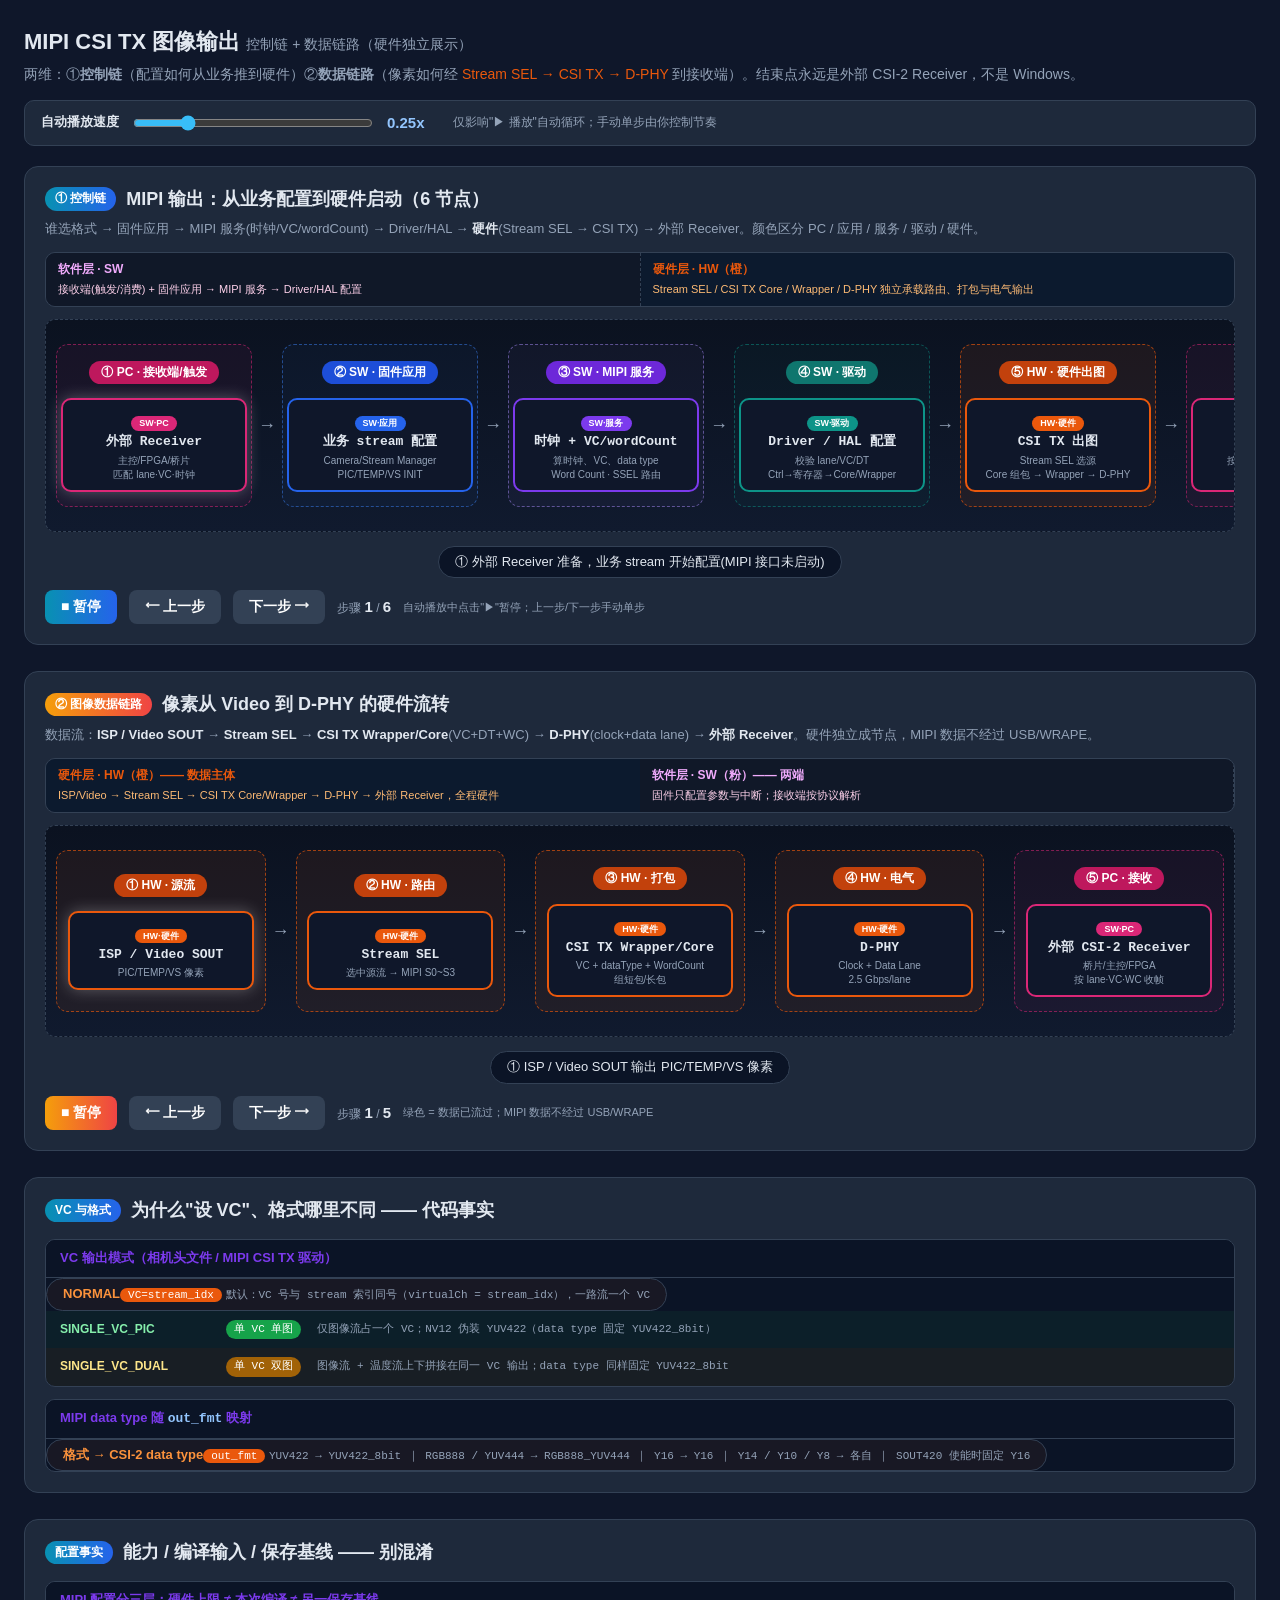
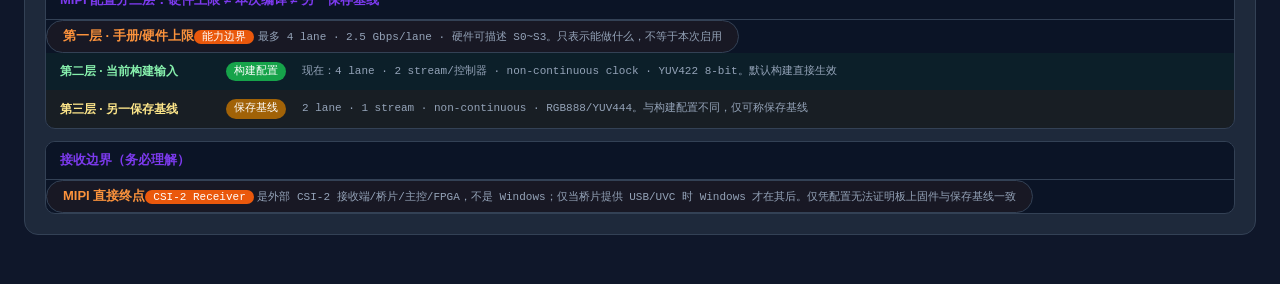
<file: static/demos/mipi-csi-tx-output.html>
<!DOCTYPE html>
<html lang="zh-CN">
<head>
<meta charset="UTF-8">
<meta name="viewport" content="width=device-width, initial-scale=1.0">
<title>MIPI CSI TX 图像输出 · 控制链 + 数据链路</title>
<style>
  :root{
    --bg:#0f172a; --panel:#1e293b; --panel2:#1a2740; --line:#334155;
    --pc:#db2777; --app:#2563eb; --svc:#7c3aed; --drv:#0d9488; --hw:#ea580c;
    --cmd:#3b82f6; --data:#22c55e; --event:#eab308; --error:#ef4444;
    --text:#e2e8f0; --dim:#94a3b8;
  }
  *{box-sizing:border-box; margin:0; padding:0;}
  body{background:var(--bg); color:var(--text); font-family:"PingFang SC","Microsoft YaHei","Noto Sans CJK SC",sans-serif; padding:24px; line-height:1.6;}
  h1{font-size:22px; margin-bottom:4px;}
  h1 .s{color:var(--dim); font-size:14px; font-weight:normal;}
  .tagline{color:var(--dim); font-size:14px; margin-bottom:14px;}
  .tagline .pc{color:var(--pc);} .tagline .hw{color:var(--hw);} .tagline .drv{color:var(--drv);}

  .speedbar{display:flex; align-items:center; gap:14px; margin-bottom:20px; padding:10px 16px; background:var(--panel); border:1px solid var(--line); border-radius:10px; font-size:13px; color:var(--dim); flex-wrap:wrap;}
  .speedbar b{color:var(--text);}
  .speedbar input{width:240px; accent-color:#38bdf8; cursor:pointer;}
  .spdv{font-weight:700; color:#93c5fd; min-width:52px; font-size:15px;}
  .spdtip{color:var(--dim); font-size:12px;}

  section{background:var(--panel); border:1px solid var(--line); border-radius:14px; padding:18px 20px 20px; margin-bottom:26px;}
  section h2{font-size:18px; margin-bottom:2px; display:flex; align-items:center; gap:10px;}
  .chip-tag{font-size:12px; padding:2px 10px; border-radius:99px; color:#fff; background:linear-gradient(90deg,#0891b2,#2563eb);}
  .chip-tag.flow{background:linear-gradient(90deg,#f59e0b,#ef4444);}
  .intro{color:var(--dim); font-size:13px; margin:6px 0 12px;}
  .intro b{color:var(--text);}

  .layers{display:flex; border-radius:10px; overflow:hidden; font-size:12px; border:1px solid var(--line); margin-bottom:12px;}
  .layers .hw,.layers .sw{flex:1; padding:7px 12px;}
  .layers .taghw,.layers .tagsw{font-weight:700; font-size:12px; display:block;}
  .layers .detail{font-weight:400; font-size:11px; display:block; margin-top:2px; color:var(--dim);}
  .layers .sw{background:#101828; border-right:1px dashed var(--line);}
  .layers .hw{background:#0c1a2e;}
  .layers .tagsw{color:#f0abfc;} .layers .taghw{color:var(--hw);}
  .layers .sw .detail{color:#fbcfe8;} .layers .hw .detail{color:#fdba74;}

  .stage{display:flex; align-items:stretch; gap:2px; padding:24px 10px; border:1px dashed var(--line); border-radius:10px; background:linear-gradient(180deg,#0b1220,#101a2e); overflow-x:auto;}
  .col{display:flex; flex-direction:column; align-items:center; justify-content:center; gap:10px; padding:16px 12px 14px; border:1px dashed; border-radius:12px; min-width:196px; max-width:240px;}
  .col .coltitle{font-size:12px; font-weight:700; padding:2px 12px; border-radius:99px; color:#fff; margin-bottom:4px; white-space:nowrap;}
  .col-pc{border-color:rgba(219,39,119,.55); background:rgba(219,39,119,.06);}
  .col-app{border-color:rgba(59,130,246,.5); background:rgba(59,130,246,.04);}
  .col-svc{border-color:rgba(167,139,250,.5); background:rgba(167,139,250,.04);}
  .col-drv{border-color:rgba(13,148,136,.5); background:rgba(13,148,136,.04);}
  .col-hw{border-color:rgba(234,88,12,.65); background:rgba(234,88,12,.08);}
  .col-pc .coltitle{background:#be185d;}
  .col-app .coltitle{background:#1d4ed8;}
  .col-svc .coltitle{background:#6d28d9;}
  .col-drv .coltitle{background:#0f766e;}
  .col-hw .coltitle{background:#c2410c;}

  .node{width:186px; padding:8px 10px; border:2px solid var(--line); border-radius:10px; background:#0f172a; text-align:center; position:relative; transition:box-shadow .3s, transform .3s;}
  .node .modtag{display:inline-block; font-size:9px; font-weight:700; padding:0 8px; border-radius:99px; color:#fff; margin-bottom:3px;}
  .node .t{font-size:13px; font-weight:700; color:var(--text); font-family:Consolas,"SFMono-Regular",monospace; word-break:break-word; line-height:1.3;}
  .node .m{font-size:10px; color:var(--dim); margin-top:3px; line-height:1.4;}
  .node.done{background:#0e2a1c; border-color:var(--data)!important;}
  .node.done .t{color:#4ade80;}
  .node.active{box-shadow:0 0 16px rgba(255,255,255,.28); animation:nodePulse 1s ease-in-out infinite;}
  .mod-pc{border-color:var(--pc);} .mod-pc .modtag{background:var(--pc);}
  .mod-app{border-color:var(--app);} .mod-app .modtag{background:var(--app);}
  .mod-svc{border-color:var(--svc);} .mod-svc .modtag{background:var(--svc);}
  .mod-drv{border-color:var(--drv);} .mod-drv .modtag{background:var(--drv);}
  .mod-hw{border-color:var(--hw);} .mod-hw .modtag{background:var(--hw); box-shadow:inset 0 0 0 1px rgba(234,88,12,.25);}
  @keyframes nodePulse{0%,100%{transform:scale(1);}50%{transform:scale(1.05);}}
  .hl{display:flex; align-items:center; justify-content:center; width:26px; min-width:26px; color:var(--dim); font-size:18px; transition:color .3s;}
  .hl.done{color:var(--data);}

  /* MIPI 三层能力分层 */
  .lay3{margin-top:14px; border:1px solid var(--line); border-radius:10px; overflow:hidden; background:#0b1426;}
  .lay3-title{padding:8px 14px; font-size:13px; font-weight:700; color:var(--cyan,var(--svc)); background:#0b1426; border-bottom:1px solid var(--line);}
  .lay3-row{display:flex; align-items:center; gap:16px; padding:9px 14px; font-size:12px; flex-wrap:wrap;}
  .lay3-row .k{font-weight:700; min-width:150px; color:#e2e8f0;}
  .lay3-row .tag{font-size:11px; padding:1px 8px; border-radius:99px; color:#fff; font-family:Consolas,monospace;}
  .lay3-row .modes{color:var(--dim); font-family:Consolas,monospace; font-size:11px; line-height:1.6;}
  .lay3-row.cap{background:rgba(234,88,12,.06);} .lay3-row.cap .k{color:#fb923c;} .lay3-row.cap .tag{background:#ea580c;}
  .lay3-row.build{background:rgba(34,197,94,.06);} .lay3-row.build .k{color:#86efac;} .lay3-row.build .tag{background:#16a34a;}
  .lay3-row.saved{background:rgba(234,179,8,.06);} .lay3-row.saved .k{color:#fde68a;} .lay3-row.saved .tag{background:#a16207;}

  .capwrap{text-align:center; margin-top:14px;}
  .cap{display:inline-block; font-size:13px; color:var(--text); background:#0b1426; border:1px solid var(--line); padding:5px 16px; border-radius:99px; min-height:26px; max-width:100%;}
  .controls{display:flex; align-items:center; gap:12px; margin-top:12px; flex-wrap:wrap;}
  button{cursor:pointer; border:none; border-radius:8px; padding:8px 16px; font-size:14px; font-weight:700; color:#fff; transition:transform .1s;}
  button:active{transform:scale(.96);}
  .btn-play{background:linear-gradient(90deg,#0891b2,#2563eb);}
  .btn-play.flow{background:linear-gradient(90deg,#f59e0b,#ef4444);}
  .btn-step{background:#334155;}
  .stepno{font-size:12px; color:var(--dim);}
  .stepno b{color:var(--text); font-size:15px;}
  .hint{font-size:11px; color:var(--dim);}
</style>
</head>
<body>

<h1>MIPI CSI TX 图像输出 <span class="s">控制链 + 数据链路（硬件独立展示）</span></h1>
<div class="tagline">两维：①<b>控制链</b>（配置如何从业务推到硬件）②<b>数据链路</b>（像素如何经 <span class="hw">Stream SEL → CSI TX → D-PHY</span> 到接收端）。结束点永远是外部 CSI-2 Receiver，不是 Windows。</div>

<div class="speedbar">
  <span><b>自动播放速度</b></span>
  <input type="range" id="spd" min="5" max="100" value="25">
  <span class="spdv" id="spdv">0.25x</span>
  <span class="spdtip">仅影响"▶ 播放"自动循环；手动单步由你控制节奏</span>
</div>

<!-- ============ ① 控制链 ============ -->
<section>
  <h2><span class="chip-tag">① 控制链</span> MIPI 输出：从业务配置到硬件启动（6 节点）</h2>
  <div class="intro">谁选格式 → 固件应用 → MIPI 服务(时钟/VC/wordCount) → Driver/HAL → <b>硬件</b>(Stream SEL → CSI TX) → 外部 Receiver。颜色区分 PC / 应用 / 服务 / 驱动 / 硬件。</div>

  <div class="layers">
    <div class="sw"><span class="tagsw">软件层 · SW</span>
      <span class="detail">接收端(触发/消费) + 固件应用 → MIPI 服务 → Driver/HAL 配置</span></div>
    <div class="hw"><span class="taghw">硬件层 · HW（橙）</span>
      <span class="detail">Stream SEL / CSI TX Core / Wrapper / D-PHY 独立承载路由、打包与电气输出</span></div>
  </div>

  <div class="stage" id="stage">
    <div class="col col-pc"><div class="coltitle">① PC · 接收端/触发</div>
      <div class="node mod-pc" id="n0"><span class="modtag">SW·PC</span><div class="t">外部 Receiver</div><div class="m">主控/FPGA/桥片<br>匹配 lane·VC·时钟</div></div></div>
    <div class="hl" id="l0">→</div>
    <div class="col col-app"><div class="coltitle">② SW · 固件应用</div>
      <div class="node mod-app" id="n1"><span class="modtag">SW·应用</span><div class="t">业务 stream 配置</div><div class="m">Camera/Stream Manager<br>PIC/TEMP/VS INIT</div></div></div>
    <div class="hl" id="l1">→</div>
    <div class="col col-svc"><div class="coltitle">③ SW · MIPI 服务</div>
      <div class="node mod-svc" id="n2"><span class="modtag">SW·服务</span><div class="t">时钟 + VC/wordCount</div><div class="m">算时钟、VC、data type<br>Word Count · SSEL 路由</div></div></div>
    <div class="hl" id="l2">→</div>
    <div class="col col-drv"><div class="coltitle">④ SW · 驱动</div>
      <div class="node mod-drv" id="n3"><span class="modtag">SW·驱动</span><div class="t">Driver / HAL 配置</div><div class="m">校验 lane/VC/DT<br>Ctrl→寄存器→Core/Wrapper</div></div></div>
    <div class="hl" id="l3">→</div>
    <div class="col col-hw"><div class="coltitle">⑤ HW · 硬件出图</div>
      <div class="node mod-hw" id="n4"><span class="modtag">HW·硬件</span><div class="t">CSI TX 出图</div><div class="m">Stream SEL 选源<br>Core 组包 → Wrapper → D-PHY</div></div></div>
    <div class="hl" id="l4">→</div>
    <div class="col col-pc"><div class="coltitle">⑥ PC · 接收</div>
      <div class="node mod-pc" id="n5"><span class="modtag">SW·PC</span><div class="t">Receiver 收帧</div><div class="m">按 VC/DT/WC 解析 CSI-2<br>组完整帧</div></div></div>
  </div>

  <div class="capwrap"><span class="cap" id="cap">初始：MIPI 接口未配置，等待业务 stream 配置</span></div>
  <div class="controls">
    <button class="btn-play" id="play">▶ 播放</button>
    <button class="btn-step" id="prev">⟵ 上一步</button>
    <button class="btn-step" id="next">下一步 ⟶</button>
    <span class="stepno">步骤 <b id="step">0</b> / <b id="stepmax">6</b></span>
    <span class="hint">自动播放中点击"▶"暂停；上一步/下一步手动单步</span>
  </div>
</section>

<!-- ============ ② 数据链路 ============ -->
<section>
  <h2><span class="chip-tag flow">② 图像数据链路</span> 像素从 Video 到 D-PHY 的硬件流转</h2>
  <div class="intro">数据流：<b>ISP / Video SOUT</b> → <b>Stream SEL</b> → <b>CSI TX Wrapper/Core</b>(VC+DT+WC) → <b>D-PHY</b>(clock+data lane) → <b>外部 Receiver</b>。硬件独立成节点，MIPI 数据不经过 USB/WRAPE。</div>

  <div class="layers">
    <div class="hw"><span class="taghw">硬件层 · HW（橙）—— 数据主体</span>
      <span class="detail">ISP/Video → Stream SEL → CSI TX Core/Wrapper → D-PHY → 外部 Receiver，全程硬件</span></div>
    <div class="sw"><span class="tagsw">软件层 · SW（粉）—— 两端</span>
      <span class="detail">固件只配置参数与中断；接收端按协议解析</span></div>
  </div>

  <div class="stage" id="fstage">
    <div class="col col-hw"><div class="coltitle">① HW · 源流</div>
      <div class="node mod-hw" id="f0"><span class="modtag">HW·硬件</span><div class="t">ISP / Video SOUT</div><div class="m">PIC/TEMP/VS 像素</div></div></div>
    <div class="hl" id="fl0">→</div>
    <div class="col col-hw"><div class="coltitle">② HW · 路由</div>
      <div class="node mod-hw" id="f1"><span class="modtag">HW·硬件</span><div class="t">Stream SEL</div><div class="m">选中源流 → MIPI S0~S3</div></div></div>
    <div class="hl" id="fl1">→</div>
    <div class="col col-hw"><div class="coltitle">③ HW · 打包</div>
      <div class="node mod-hw" id="f2"><span class="modtag">HW·硬件</span><div class="t">CSI TX Wrapper/Core</div><div class="m">VC + dataType + WordCount<br>组短包/长包</div></div></div>
    <div class="hl" id="fl2">→</div>
    <div class="col col-hw"><div class="coltitle">④ HW · 电气</div>
      <div class="node mod-hw" id="f3"><span class="modtag">HW·硬件</span><div class="t">D-PHY</div><div class="m">Clock + Data Lane<br>2.5 Gbps/lane</div></div></div>
    <div class="hl" id="fl3">→</div>
    <div class="col col-pc"><div class="coltitle">⑤ PC · 接收</div>
      <div class="node mod-pc" id="f4"><span class="modtag">SW·PC</span><div class="t">外部 CSI-2 Receiver</div><div class="m">桥片/主控/FPGA<br>按 lane·VC·WC 收帧</div></div></div>
  </div>

  <div class="capwrap"><span class="cap" id="f-cap">初始：数据链未启动，等待 MIPI stream 使能</span></div>
  <div class="controls">
    <button class="btn-play flow" id="f-play">▶ 播放</button>
    <button class="btn-step" id="f-prev">⟵ 上一步</button>
    <button class="btn-step" id="f-next">下一步 ⟶</button>
    <span class="stepno">步骤 <b id="f-step">0</b> / <b id="f-stepmax">5</b></span>
    <span class="hint">绿色 = 数据已流过；MIPI 数据不经过 USB/WRAPE</span>
  </div>
</section>

<!-- ============ VC 模式与 data type 映射 ============ -->
<section>
  <h2><span class="chip-tag">VC 与格式</span> 为什么"设 VC"、格式哪里不同 —— 代码事实</h2>
  <div class="lay3">
    <div class="lay3-title">VC 输出模式（相机头文件 / MIPI CSI TX 驱动）</div>
    <div class="lay3-row cap"><span class="k">NORMAL</span><span class="tag">VC=stream_idx</span>
      <span class="modes">默认：VC 号与 stream 索引同号（<code>virtualCh = stream_idx</code>），一路流一个 VC</span></div>
    <div class="lay3-row build"><span class="k">SINGLE_VC_PIC</span><span class="tag">单 VC 单图</span>
      <span class="modes">仅图像流占一个 VC；NV12 伪装 YUV422（data type 固定 YUV422_8bit）</span></div>
    <div class="lay3-row saved"><span class="k">SINGLE_VC_DUAL</span><span class="tag">单 VC 双图</span>
      <span class="modes">图像流 + 温度流上下拼接在同一 VC 输出；data type 同样固定 YUV422_8bit</span></div>
  </div>
  <div class="lay3" style="margin-top:12px">
    <div class="lay3-title">MIPI data type 随 <code style="color:#93c5fd">out_fmt</code> 映射</div>
    <div class="lay3-row cap"><span class="k">格式 → CSI-2 data type</span><span class="tag">out_fmt</span>
      <span class="modes">YUV422 → YUV422_8bit ｜ RGB888 / YUV444 → RGB888_YUV444 ｜ Y16 → Y16 ｜ Y14 / Y10 / Y8 → 各自 ｜ SOUT420 使能时固定 Y16</span></div>
  </div>
</section>

<!-- ============ MIPI 三层能力分层 ============ -->
<section>
  <h2><span class="chip-tag">配置事实</span> 能力 / 编译输入 / 保存基线 —— 别混淆</h2>
  <div class="lay3">
    <div class="lay3-title">MIPI 配置分三层：硬件上限 ≠ 本次编译 ≠ 另一保存基线</div>
    <div class="lay3-row cap"><span class="k">第一层 · 手册/硬件上限</span><span class="tag">能力边界</span>
      <span class="modes">最多 4 lane · 2.5 Gbps/lane · 硬件可描述 S0~S3。只表示能做什么，不等于本次启用</span></div>
    <div class="lay3-row build"><span class="k">第二层 · 当前构建输入</span><span class="tag">构建配置</span>
      <span class="modes">现在：4 lane · 2 stream/控制器 · non-continuous clock · YUV422 8-bit。默认构建直接生效</span></div>
    <div class="lay3-row saved"><span class="k">第三层 · 另一保存基线</span><span class="tag">保存基线</span>
      <span class="modes">2 lane · 1 stream · non-continuous · RGB888/YUV444。与构建配置不同，仅可称保存基线</span></div>
  </div>
  <div class="lay3" style="margin-top:12px">
    <div class="lay3-title">接收边界（务必理解）</div>
    <div class="lay3-row cap"><span class="k">MIPI 直接终点</span><span class="tag">CSI-2 Receiver</span>
      <span class="modes">是外部 CSI-2 接收端/桥片/主控/FPGA，不是 Windows；仅当桥片提供 USB/UVC 时 Windows 才在其后。仅凭配置无法证明板上固件与保存基线一致</span></div>
  </div>
</section>

<script>
"use strict";
function id(s){ return document.getElementById(s); }

/* ---------- global speed (auto-play only) ---------- */
let SPEED = 0.25;
function sleep(ms){ return new Promise(r => setTimeout(r, Math.round(ms / SPEED))); }
const spdEl = id("spd"), spdVal = id("spdv");
spdEl.addEventListener("input", () => { SPEED = spdEl.value / 100; spdVal.textContent = SPEED.toFixed(2) + "x"; });

/* ---------- generic step player ---------- */
function makePlayer(cfg){
  const btn = id(cfg.btnId), prevBtn = id(cfg.prevId), nextBtn = id(cfg.nextId);
  const stepEl = id(cfg.stepId), maxEl = id(cfg.maxId), capEl = id(cfg.capId);
  maxEl.textContent = cfg.TOTAL;
  let cur = -1, running = false;

  function reset(){
    cfg.nodes.forEach(n => n.classList.remove("active","done"));
    cfg.links.forEach(l => l.classList.remove("done"));
    cur = -1; stepEl.textContent = "0"; capEl.textContent = cfg.initCap;
  }
  function goto(i){
    cur = i; stepEl.textContent = String(i + 1); capEl.textContent = cfg.steps[i].cap;
    cfg.apply(cfg.nodes, cfg.links, i);
  }
  function stop(){ running = false; btn.textContent = "▶ 播放"; }
  function next(){ if (running) stop(); if (cur < cfg.TOTAL - 1) goto(cur + 1); }
  function prev(){
    if (running) stop();
    if (cur <= 0){ reset(); return; }
    goto(cur - 1);
  }
  async function play(){
    if (running){ stop(); return; }
    running = true; btn.textContent = "■ 暂停"; reset();
    for (let i = 0; i < cfg.TOTAL; i++){
      if (!running) break;
      goto(i); await sleep(cfg.steps[i].dur);
    }
    if (running){ capEl.textContent = cfg.doneCap; btn.textContent = "▶ 重播"; }
    running = false;
  }
  btn.addEventListener("click", play);
  prevBtn.addEventListener("click", prev);
  nextBtn.addEventListener("click", next);
  return { play, reset };
}
function stdApply(nodes, links, i){
  nodes.forEach(n => n.classList.remove("active","done"));
  links.forEach(l => l.classList.remove("done"));
  for (let k = 0; k < i; k++){
    nodes[k].classList.add("done");
    if (k < links.length) links[k].classList.add("done");
  }
  nodes[i].classList.add("active");
}

/* ============ ① 控制链 ============ */
const cNodes=[], cLinks=[];
for (let i=0;i<6;i++) cNodes.push(id("n"+i));
for (let i=0;i<5;i++) cLinks.push(id("l"+i));
const cSteps=[
 {cap:"① 外部 Receiver 准备，业务 stream 开始配置(MIPI 接口未启动)", dur:1700},
 {cap:"② 固件应用：Camera/Stream Manager INIT，PIC/TEMP/VS 建资源", dur:1800},
 {cap:"③ MIPI 服务：算系统时钟、VC、data type、wordCount，配 Stream SEL", dur:2000},
 {cap:"④ Driver/HAL：校验 lane/VC/DT，Ctrl 转寄存器写 Core/Wrapper", dur:1800},
 {cap:"⑤ 硬件：Stream SEL 选源，CSI TX Core 组包 → Wrapper → D-PHY 输出", dur:2000},
 {cap:"⑥ 外部 Receiver：按 lane/VC/WC 收 CSI-2，组完整帧", dur:1700},
];
const P1 = makePlayer({ btnId:"play",prevId:"prev",nextId:"next",stepId:"step",maxId:"stepmax",capId:"cap",
  TOTAL:6, nodes:cNodes, links:cLinks, steps:cSteps,
  initCap:"初始：MIPI 接口未配置，等待业务 stream 配置",
  doneCap:"✓ 控制链：Receiver 触发 → 应用 → 服务 → 驱动 → 硬件 → Receiver 收帧",
  apply: stdApply });

/* ============ ② 数据链路 ============ */
const fNodes=[], fLinks=[];
for (let i=0;i<5;i++) fNodes.push(id("f"+i));
for (let i=0;i<4;i++) fLinks.push(id("fl"+i));
const fSteps=[
 {cap:"① ISP / Video SOUT 输出 PIC/TEMP/VS 像素", dur:1600},
 {cap:"② Stream SEL 选中源流，路由到 MIPI S0~S3", dur:1800},
 {cap:"③ CSI TX Wrapper/Core 组 CSI-2 短/长包(VC+DT+WordCount)", dur:2000},
 {cap:"④ D-PHY 经 Clock + Data Lane 输出电气信号", dur:1700},
 {cap:"⑤ 外部 CSI-2 Receiver 按 lane/VC/WC 解析并收完整帧", dur:1800},
];
const P2 = makePlayer({ btnId:"f-play",prevId:"f-prev",nextId:"f-next",stepId:"f-step",maxId:"f-stepmax",capId:"f-cap",
  TOTAL:5, nodes:fNodes, links:fLinks, steps:fSteps,
  initCap:"初始：数据链未启动，等待 MIPI stream 使能",
  doneCap:"✓ 数据链：Video → Stream SEL → CSI TX → D-PHY → Receiver",
  apply: stdApply });

/* auto-play both; manual press cancels */
let autoTimer = setTimeout(() => { P1.play(); P2.play(); }, 600);
document.querySelectorAll("button").forEach(b => b.addEventListener("click", () => clearTimeout(autoTimer)));
</script>
</body>
</html>
</file>
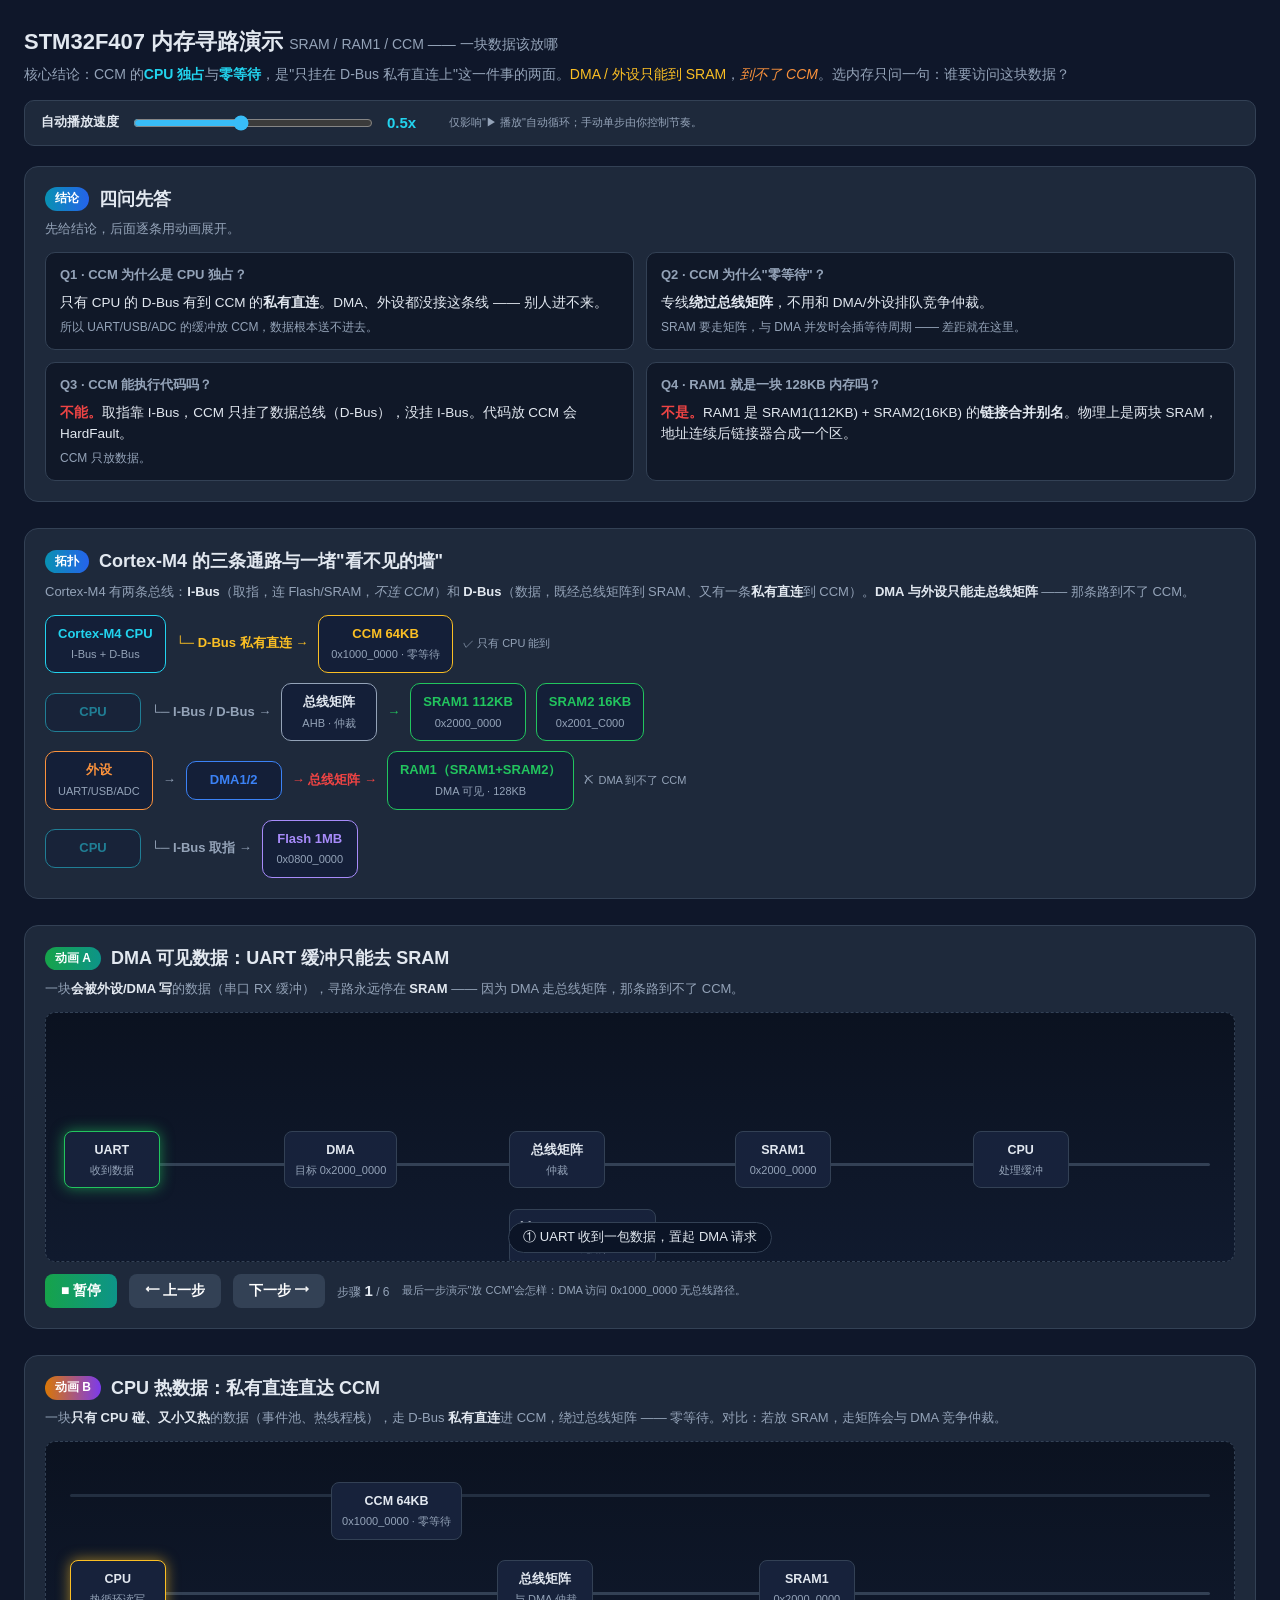
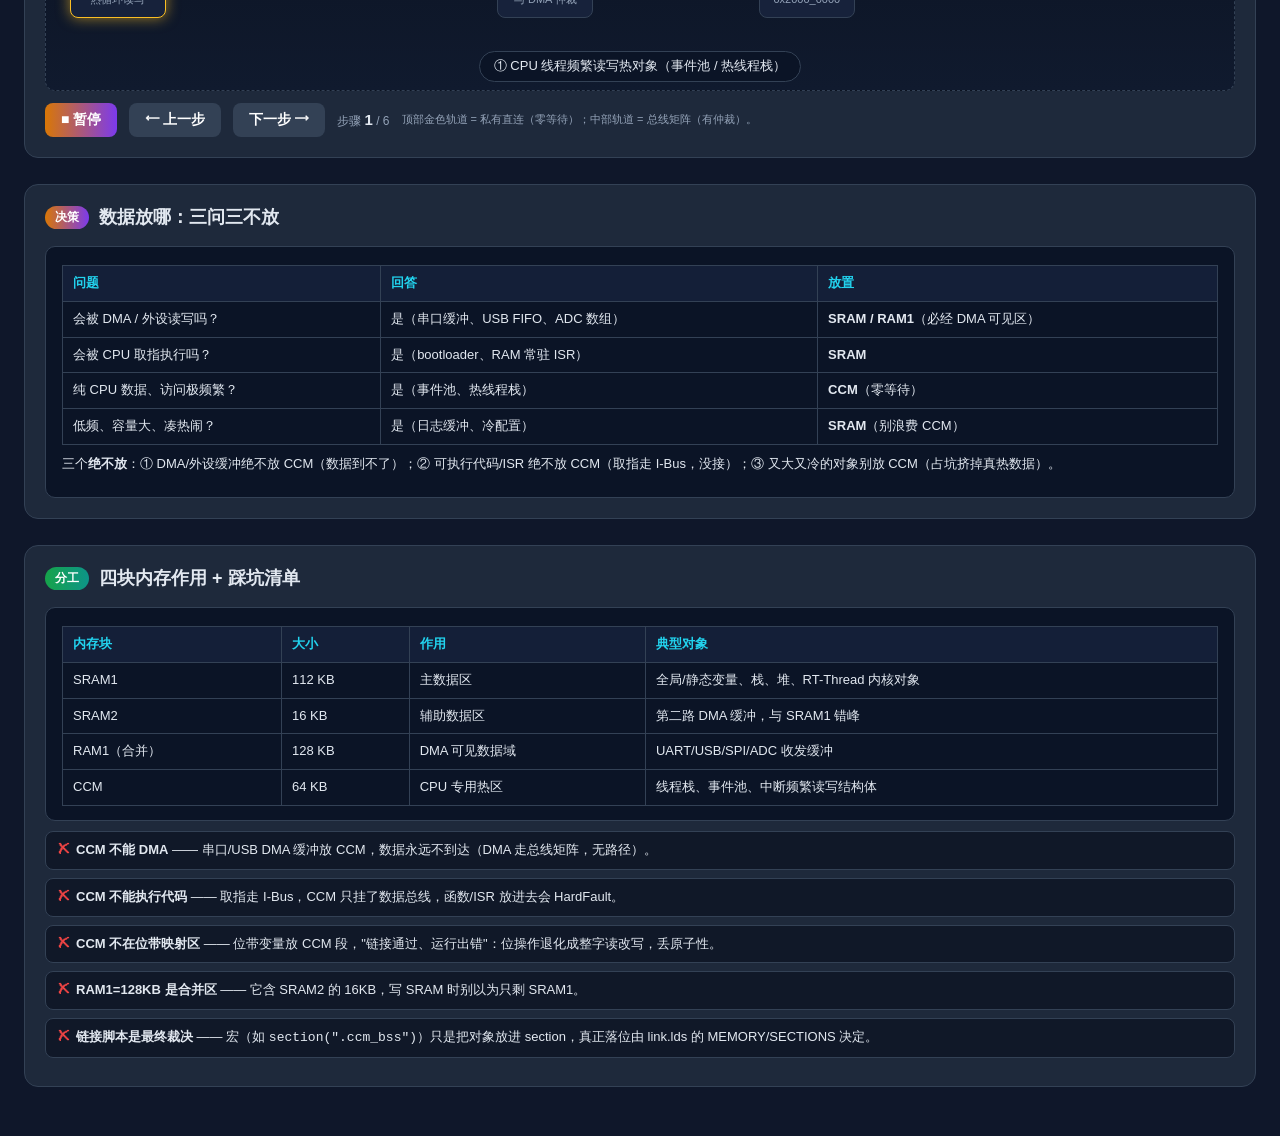
<file: static/demos/stm32f407-sram-ccm-demo.html>
<!DOCTYPE html>
<html lang="zh-CN">
<head>
<meta charset="UTF-8">
<meta name="viewport" content="width=device-width, initial-scale=1.0">
<title>STM32F407 SRAM/CCM 内存寻路演示</title>
<style>
  :root{
    --bg:#0f172a; --panel:#1e293b; --line:#334155;
    --cyan:#22d3ee; --blue:#3b82f6; --orange:#fb923c; --purple:#a78bfa;
    --green:#22c55e; --red:#ef4444; --yellow:#facc15; --gold:#fbbf24;
    --text:#e2e8f0; --dim:#94a3b8;
  }
  *{box-sizing:border-box; margin:0; padding:0;}
  body{background:var(--bg); color:var(--text); font-family:"PingFang SC","Microsoft YaHei","Noto Sans CJK SC",sans-serif; padding:24px; line-height:1.6;}
  h1{font-size:22px; margin-bottom:4px;}
  h1 .s{color:var(--dim); font-size:14px; font-weight:normal;}
  .tagline{color:var(--dim); font-size:14px; margin-bottom:14px;}
  .tagline b{color:var(--cyan);} .tagline i{color:var(--orange);} .tagline u{color:var(--gold); text-decoration:none;}

  .speedbar{display:flex; align-items:center; gap:14px; margin-bottom:20px; padding:10px 16px; background:var(--panel); border:1px solid var(--line); border-radius:10px; font-size:13px; color:var(--dim); flex-wrap:wrap;}
  .speedbar b{color:var(--text);}
  .speedbar input{width:240px; accent-color:#38bdf8; cursor:pointer;}
  .spdv{font-weight:700; color:var(--cyan); min-width:48px; font-size:15px;}

  section{background:var(--panel); border:1px solid var(--line); border-radius:14px; padding:18px 20px 20px; margin-bottom:26px;}
  section h2{font-size:18px; margin-bottom:2px; display:flex; align-items:center; gap:10px;}
  .chip-tag{font-size:12px; padding:2px 10px; border-radius:99px; color:#fff; flex:none;}
  .tag-sram{background:linear-gradient(90deg,#16a34a,#0d9488);}
  .tag-ccm{background:linear-gradient(90deg,#d97706,#7c3aed);}
  .tag-cpu{background:linear-gradient(90deg,#0891b2,#2563eb);}
  .intro{color:var(--dim); font-size:13px; margin:6px 0 12px;}
  .intro b{color:var(--text);}

  /* 结论速览 */
  .verdict{display:grid; grid-template-columns:1fr 1fr; gap:12px;}
  .vc{border:1px solid var(--line); border-radius:10px; padding:12px 14px; background:#101828;}
  .vc .q{font-size:13px; color:var(--dim); margin-bottom:6px; font-weight:700;}
  .vc .a{font-size:13.5px; color:var(--text);}
  .vc .a em{color:var(--gold); font-style:normal; font-weight:700;}
  .vc .a .warn{color:var(--red); font-weight:700;}
  .vc .a small{display:block; color:var(--dim); font-size:12px; margin-top:4px;}

  /* 拓扑图 */
  .topo{display:flex; flex-direction:column; gap:10px; margin-top:10px;}
  .topo-row{display:flex; align-items:center; gap:10px; flex-wrap:wrap;}
  .tnode{border:1px solid var(--line); border-radius:10px; padding:8px 12px; font-size:12.5px; background:#141f38; text-align:center; min-width:96px;}
  .tnode b{display:block; font-size:13px;}
  .tnode small{color:var(--dim); font-size:11px; display:block; margin-top:2px;}
  .t-cpu{border-color:var(--cyan);} .t-cpu b{color:var(--cyan);}
  .t-sram{border-color:var(--green);} .t-sram b{color:var(--green);}
  .t-ccm{border-color:var(--gold);} .t-ccm b{color:var(--gold);}
  .t-dma{border-color:var(--blue);} .t-dma b{color:var(--blue);}
  .t-periph{border-color:var(--orange);} .t-periph b{color:var(--orange);}
  .t-flash{border-color:var(--purple);} .t-flash b{color:var(--purple);}
  .t-matrix{border-color:var(--dim);} .t-matrix b{color:var(--text);}
  .arrow{color:var(--dim); font-size:13px; font-weight:700;}
  .arrow.ok{color:var(--green);} .arrow.bad{color:var(--red);} .arrow.fast{color:var(--gold);}
  .arc-tag{font-size:11px; color:var(--dim);}

  /* 动画舞台 */
  .stage{position:relative; height:250px; border:1px dashed var(--line); border-radius:10px; background:linear-gradient(180deg,#0b1220,#101a2e); overflow:hidden; margin-top:12px;}
  .box{position:absolute; border-radius:8px; padding:8px 10px; font-size:12.5px; text-align:center; border:1px solid var(--line); background:#17223b; color:var(--text); transition:border-color .3s, box-shadow .3s, transform .3s; min-width:96px;}
  .box small{display:block; color:var(--dim); font-size:11px; margin-top:2px;}
  .pulse{animation:pulse 1s ease-in-out infinite;}
  .glowg{box-shadow:0 0 14px rgba(34,197,94,.6); border-color:var(--green)!important;}
  .glowr{box-shadow:0 0 14px rgba(239,68,68,.6); border-color:var(--red)!important;}
  .glowc{box-shadow:0 0 14px rgba(251,191,36,.6); border-color:var(--gold)!important;}

  .rail{position:absolute; top:150px; left:2%; right:2%; height:3px; border-radius:3px; background:var(--line);}
  .rail-ccm{position:absolute; top:52px; left:2%; right:2%; height:3px; border-radius:3px; background:var(--line); opacity:.6;}

  .pkt{position:absolute; top:138px; width:28px; height:28px; border-radius:50%; display:flex; align-items:center; justify-content:center; font-size:11px; font-weight:800; color:#fff; opacity:0; box-shadow:0 2px 8px rgba(0,0,0,.45);}
  .pk-green{background:radial-gradient(circle at 32% 30%, #4ADE80, var(--green)); border:2px solid #15803d;}
  .pk-red{background:radial-gradient(circle at 32% 30%, #F87171, var(--red)); border:2px solid #991b1b;}
  .pk-gold{background:radial-gradient(circle at 32% 30%, #FCD34D, #d97706); border:2px solid #92400e;}
  .pkt-ccm{top:40px;}
  @keyframes flyL2R{0%{left:-40px; opacity:0} 8%{opacity:1} 92%{opacity:1} 100%{left:calc(100% - 40px); opacity:0}}
  @keyframes flyR2L{0%{left:calc(100% - 40px); opacity:0} 8%{opacity:1} 92%{opacity:1} 100%{left:-40px; opacity:0}}
  .fly-l2r{animation:flyL2R linear forwards;}
  .fly-r2l{animation:flyR2L linear forwards;}
  @keyframes pulse{0%,100%{box-shadow:0 0 0 0 rgba(34,211,238,0)} 50%{box-shadow:0 0 0 6px rgba(34,211,238,.25); border-color:var(--cyan)}}

  .ccm-miss{position:absolute; left:50%; top:196px; transform:translateX(-50%); font-size:12px; color:var(--red); background:#2a1117; border:1px solid var(--red); border-radius:8px; padding:6px 12px; opacity:0; transition:opacity .3s;}
  .ccm-miss b{color:var(--red);}

  .capwrap{position:absolute; left:0; right:0; bottom:8px; text-align:center;}
  .cap{display:inline-block; font-size:13px; color:var(--text); background:#0b1426; border:1px solid var(--line); padding:4px 14px; border-radius:99px; min-height:24px;}

  .controls{display:flex; align-items:center; gap:12px; margin-top:12px; flex-wrap:wrap;}
  button{cursor:pointer; border:none; border-radius:8px; padding:8px 16px; font-size:14px; font-weight:700; color:#fff; transition:transform .1s;}
  button:active{transform:scale(.96);}
  .btn-a{background:linear-gradient(90deg,#16a34a,#0d9488);}
  .btn-b{background:linear-gradient(90deg,#d97706,#7c3aed);}
  .btn-step{background:#334155;}
  .stepno{font-size:12px; color:var(--dim);}
  .stepno b{color:var(--text); font-size:15px;}
  .hint{font-size:11px; color:var(--dim);}

  /* 干货 */
  .knowbox{margin-top:14px; padding:14px 16px; background:#0b1426; border:1px solid var(--line); border-radius:10px; font-size:13px;}
  .knowbox h3{font-size:14px; margin-bottom:8px; color:var(--text);}
  .knowbox p{color:var(--text); margin-bottom:8px; line-height:1.7;}
  .knowbox ol,.knowbox ul{margin:0 0 6px 20px;}
  .knowbox li{margin-bottom:7px; line-height:1.65; color:var(--text);}
  .knowbox li b{color:var(--cyan);}
  .knowbox code{font-family:Consolas,monospace; font-size:12px; background:#141f38; border:1px solid var(--line); padding:0 4px; border-radius:4px; color:var(--yellow);}
  .knowbox table{width:100%; border-collapse:collapse; margin-top:4px;}
  .knowbox table th,.knowbox table td{border:1px solid var(--line); padding:7px 10px; text-align:left;}
  .knowbox table th{background:#141f38; color:var(--cyan); font-weight:600;}
  .knowbox table td{color:var(--text);}

  ul.tips{list-style:none; margin-top:10px;}
  ul.tips li{padding:8px 12px 8px 30px; border:1px solid var(--line); border-radius:8px; margin-bottom:8px; background:#101828; font-size:13px; position:relative;}
  ul.tips li::before{content:"✗"; position:absolute; left:12px; color:var(--red); font-weight:900;}
</style>
</head>
<body>

<h1>STM32F407 内存寻路演示 <span class="s">SRAM / RAM1 / CCM —— 一块数据该放哪</span></h1>
<div class="tagline">核心结论：CCM 的<b>CPU 独占</b>与<b>零等待</b>，是"只挂在 D-Bus 私有直连上"这一件事的两面。<u>DMA / 外设只能到 SRAM</u>，<i>到不了 CCM</i>。选内存只问一句：谁要访问这块数据？</div>

<div class="speedbar">
  <span><b>自动播放速度</b></span>
  <input type="range" id="spd" min="10" max="100" value="50">
  <span class="spdv" id="spdv">0.5x</span>
  <span class="hint">仅影响"▶ 播放"自动循环；手动单步由你控制节奏。</span>
</div>

<!-- ================= ① 结论速览 ================= -->
<section>
  <h2><span class="chip-tag tag-cpu">结论</span> 四问先答</h2>
  <div class="intro">先给结论，后面逐条用动画展开。</div>
  <div class="verdict">
    <div class="vc">
      <div class="q">Q1 · CCM 为什么是 CPU 独占？</div>
      <div class="a">只有 CPU 的 D-Bus 有到 CCM 的<b>私有直连</b>。DMA、外设都没接这条线 —— 别人进不来。<small>所以 UART/USB/ADC 的缓冲放 CCM，数据根本送不进去。</small></div>
    </div>
    <div class="vc">
      <div class="q">Q2 · CCM 为什么"零等待"？</div>
      <div class="a">专线<b>绕过总线矩阵</b>，不用和 DMA/外设排队竞争仲裁。<small>SRAM 要走矩阵，与 DMA 并发时会插等待周期 —— 差距就在这里。</small></div>
    </div>
    <div class="vc">
      <div class="q">Q3 · CCM 能执行代码吗？</div>
      <div class="a"><span class="warn">不能。</span>取指靠 I-Bus，CCM 只挂了数据总线（D-Bus），没挂 I-Bus。代码放 CCM 会 HardFault。<small>CCM 只放数据。</small></div>
    </div>
    <div class="vc">
      <div class="q">Q4 · RAM1 就是一块 128KB 内存吗？</div>
      <div class="a"><span class="warn">不是。</span>RAM1 是 SRAM1(112KB) + SRAM2(16KB) 的<b>链接合并别名</b>。物理上是两块 SRAM，地址连续后链接器合成一个区。</div>
    </div>
  </div>
</section>

<!-- ================= ② 总线拓扑 ================= -->
<section>
  <h2><span class="chip-tag tag-cpu">拓扑</span> Cortex-M4 的三条通路与一堵"看不见的墙"</h2>
  <div class="intro">Cortex-M4 有两条总线：<b>I-Bus</b>（取指，连 Flash/SRAM，<em>不连 CCM</em>）和 <b>D-Bus</b>（数据，既经总线矩阵到 SRAM、又有一条<b>私有直连</b>到 CCM）。<b>DMA 与外设只能走总线矩阵</b> —— 那条路到不了 CCM。</div>
  <div class="topo">
    <div class="topo-row">
      <div class="tnode t-cpu"><b>Cortex-M4 CPU</b><small>I-Bus + D-Bus</small></div>
      <span class="arrow fast">└─ D-Bus 私有直连 →</span>
      <div class="tnode t-ccm"><b>CCM 64KB</b><small>0x1000_0000 · 零等待</small></div>
      <span class="arc-tag">✓ 只有 CPU 能到</span>
    </div>
    <div class="topo-row">
      <div class="tnode t-cpu" style="opacity:.5"><b>CPU</b></div>
      <span class="arrow">└─ I-Bus / D-Bus →</span>
      <div class="tnode t-matrix"><b>总线矩阵</b><small>AHB · 仲裁</small></div>
      <span class="arrow ok">→</span>
      <div class="tnode t-sram"><b>SRAM1 112KB</b><small>0x2000_0000</small></div>
      <div class="tnode t-sram"><b>SRAM2 16KB</b><small>0x2001_C000</small></div>
    </div>
    <div class="topo-row">
      <div class="tnode t-periph"><b>外设</b><small>UART/USB/ADC</small></div>
      <span class="arrow">→</span>
      <div class="tnode t-dma"><b>DMA1/2</b></div>
      <span class="arrow bad">→ 总线矩阵 →</span>
      <div class="tnode t-sram"><b>RAM1（SRAM1+SRAM2）</b><small>DMA 可见 · 128KB</small></div>
      <span class="arc-tag">✗ DMA 到不了 CCM</span>
    </div>
    <div class="topo-row">
      <div class="tnode t-cpu" style="opacity:.5"><b>CPU</b></div>
      <span class="arrow">└─ I-Bus 取指 →</span>
      <div class="tnode t-flash"><b>Flash 1MB</b><small>0x0800_0000</small></div>
    </div>
  </div>
</section>

<!-- ================= ③ 动画 A：DMA 数据 → SRAM ================= -->
<section>
  <h2><span class="chip-tag tag-sram">动画 A</span> DMA 可见数据：UART 缓冲只能去 SRAM</h2>
  <div class="intro">一块<b>会被外设/DMA 写</b>的数据（串口 RX 缓冲），寻路永远停在 <b>SRAM</b> —— 因为 DMA 走总线矩阵，那条路到不了 CCM。</div>

  <div class="stage" id="stageA">
    <div class="rail"></div>
    <div class="box" style="left:1.5%; top:118px;" id="a-uart"><b>UART</b><small>收到数据</small></div>
    <div class="box" style="left:20%; top:118px;" id="a-dma"><b>DMA</b><small>目标 0x2000_0000</small></div>
    <div class="box" style="left:39%; top:118px;" id="a-matrix"><b>总线矩阵</b><small>仲裁</small></div>
    <div class="box" style="left:58%; top:118px;" id="a-sram"><b>SRAM1</b><small>0x2000_0000</small></div>
    <div class="box" style="left:78%; top:118px;" id="a-cpu"><b>CPU</b><small>处理缓冲</small></div>
    <div class="box" style="left:39%; top:196px;" id="a-ccm" class="glowr"><b>✗ CCM 0x1000_0000</b><small>DMA 无路径</small></div>
    <div class="pkt pk-green" id="a-data">D</div>
    <div class="pkt pk-red" id="a-bad">✗</div>
    <div class="capwrap"><span class="cap" id="a-cap">初始：UART 等待数据，DMA 待命。</span></div>
  </div>

  <div class="controls">
    <button class="btn-a" id="a-play">▶ 播放</button>
    <button class="btn-step" id="a-prev">⟵ 上一步</button>
    <button class="btn-step" id="a-next">下一步 ⟶</button>
    <span class="stepno">步骤 <b id="a-step">0</b> / <span id="a-stepmax">6</span></span>
    <span class="hint">最后一步演示"放 CCM"会怎样：DMA 访问 0x1000_0000 无总线路径。</span>
  </div>
</section>

<!-- ================= ④ 动画 B：CPU 热数据 → CCM ================= -->
<section>
  <h2><span class="chip-tag tag-ccm">动画 B</span> CPU 热数据：私有直连直达 CCM</h2>
  <div class="intro">一块<b>只有 CPU 碰、又小又热</b>的数据（事件池、热线程栈），走 D-Bus <b>私有直连</b>进 CCM，绕过总线矩阵 —— 零等待。对比：若放 SRAM，走矩阵会与 DMA 竞争仲裁。</div>

  <div class="stage" id="stageB">
    <div class="rail" style="top:150px;"></div>
    <div class="rail-ccm" style="top:52px;"></div>
    <div class="box" style="left:2%; top:118px;" id="b-cpu"><b>CPU</b><small>热循环读写</small></div>
    <div class="box" style="left:24%; top:40px;" id="b-ccm" class=""><b>CCM 64KB</b><small>0x1000_0000 · 零等待</small></div>
    <div class="box" style="left:38%; top:118px;" id="b-matrix"><b>总线矩阵</b><small>与 DMA 仲裁</small></div>
    <div class="box" style="left:60%; top:118px;" id="b-sram"><b>SRAM1</b><small>0x2000_0000</small></div>
    <div class="pkt pk-gold pkt-ccm" id="b-fast">Z</div>
    <div class="pkt pk-gold" id="b-slow">Z</div>
    <div class="capwrap"><span class="cap" id="b-cap">初始：CPU 热循环准备读写热对象。</span></div>
  </div>

  <div class="controls">
    <button class="btn-b" id="b-play">▶ 播放</button>
    <button class="btn-step" id="b-prev">⟵ 上一步</button>
    <button class="btn-step" id="b-next">下一步 ⟶</button>
    <span class="stepno">步骤 <b id="b-step">0</b> / <span id="b-stepmax">6</span></span>
    <span class="hint">顶部金色轨道 = 私有直连（零等待）；中部轨道 = 总线矩阵（有仲裁）。</span>
  </div>
</section>

<!-- ================= ⑤ 三问三不放 ================= -->
<section>
  <h2><span class="chip-tag tag-ccm">决策</span> 数据放哪：三问三不放</h2>
  <div class="knowbox">
    <table>
      <thead><tr><th>问题</th><th>回答</th><th>放置</th></tr></thead>
      <tbody>
        <tr><td>会被 DMA / 外设读写吗？</td><td>是（串口缓冲、USB FIFO、ADC 数组）</td><td><b>SRAM / RAM1</b>（必经 DMA 可见区）</td></tr>
        <tr><td>会被 CPU 取指执行吗？</td><td>是（bootloader、RAM 常驻 ISR）</td><td><b>SRAM</b></td></tr>
        <tr><td>纯 CPU 数据、访问极频繁？</td><td>是（事件池、热线程栈）</td><td><b>CCM</b>（零等待）</td></tr>
        <tr><td>低频、容量大、凑热闹？</td><td>是（日志缓冲、冷配置）</td><td><b>SRAM</b>（别浪费 CCM）</td></tr>
      </tbody>
    </table>
    <p style="margin-top:8px;">三个<b>绝不放</b>：① DMA/外设缓冲绝不放 CCM（数据到不了）；② 可执行代码/ISR 绝不放 CCM（取指走 I-Bus，没接）；③ 又大又冷的对象别放 CCM（占坑挤掉真热数据）。</p>
  </div>
</section>

<!-- ================= ⑥ 分工 + 踩坑 ================= -->
<section>
  <h2><span class="chip-tag tag-sram">分工</span> 四块内存作用 + 踩坑清单</h2>
  <div class="knowbox">
    <table>
      <thead><tr><th>内存块</th><th>大小</th><th>作用</th><th>典型对象</th></tr></thead>
      <tbody>
        <tr><td>SRAM1</td><td>112 KB</td><td>主数据区</td><td>全局/静态变量、栈、堆、RT-Thread 内核对象</td></tr>
        <tr><td>SRAM2</td><td>16 KB</td><td>辅助数据区</td><td>第二路 DMA 缓冲，与 SRAM1 错峰</td></tr>
        <tr><td>RAM1（合并）</td><td>128 KB</td><td>DMA 可见数据域</td><td>UART/USB/SPI/ADC 收发缓冲</td></tr>
        <tr><td>CCM</td><td>64 KB</td><td>CPU 专用热区</td><td>线程栈、事件池、中断频繁读写结构体</td></tr>
      </tbody>
    </table>
  </div>
  <ul class="tips">
    <li><b>CCM 不能 DMA</b> —— 串口/USB DMA 缓冲放 CCM，数据永远不到达（DMA 走总线矩阵，无路径）。</li>
    <li><b>CCM 不能执行代码</b> —— 取指走 I-Bus，CCM 只挂了数据总线，函数/ISR 放进去会 HardFault。</li>
    <li><b>CCM 不在位带映射区</b> —— 位带变量放 CCM 段，"链接通过、运行出错"：位操作退化成整字读改写，丢原子性。</li>
    <li><b>RAM1=128KB 是合并区</b> —— 它含 SRAM2 的 16KB，写 SRAM 时别以为只剩 SRAM1。</li>
    <li><b>链接脚本是最终裁决</b> —— 宏（如 <code>section(".ccm_bss")</code>）只是把对象放进 section，真正落位由 link.lds 的 MEMORY/SECTIONS 决定。</li>
  </ul>
</section>

<script>
"use strict";
/* ---------- global speed ---------- */
let SPEED = 0.8;
function sleep(ms){ return new Promise(r => setTimeout(r, Math.round(ms / SPEED))); }
const spdEl = document.getElementById("spd");
const spdVal = document.getElementById("spdv");
spdEl.addEventListener("input", () => {
  SPEED = spdEl.value / 100;
  spdVal.textContent = SPEED.toFixed(1) + "x";
});

let QUICK = false;
function fly(el, dir, dur){
  el.classList.remove("fly-l2r","fly-r2l");
  void el.offsetWidth;
  el.style.animationDuration = (QUICK ? 20 : dur) + "ms";
  el.classList.add(dir);
}

function makePlayer(cfg){
  const P = {
    els: cfg.els(),
    btn: document.getElementById(cfg.btnId),
    prevBtn: document.getElementById(cfg.prevId),
    nextBtn: document.getElementById(cfg.nextId),
    stepEl: document.getElementById(cfg.stepId),
    cap: document.getElementById(cfg.capId),
    maxEl: document.getElementById(cfg.maxId),
    steps: cfg.steps,
    running: false, cur: -1,
  };
  P.maxEl.textContent = P.steps.length;
  P.reset = function(){ cfg.clear(P.els); P.cur = -1; P.stepEl.textContent = 0; P.cap.textContent = cfg.initCap; };
  P.apply = function(i){ cfg.apply(P.els, i); };
  P.goto = function(i){ P.cur = i; P.stepEl.textContent = i + 1; P.cap.textContent = P.steps[i].cap; P.apply(i); };
  P.stop = function(){ P.running = false; P.btn.textContent = "▶ 播放"; };
  P.next = function(){ if (P.running) P.stop(); if (P.cur < P.steps.length - 1) P.goto(P.cur + 1); };
  P.prev = function(){
    if (P.running) P.stop();
    if (P.cur < 0) return;
    if (P.cur === 0) { P.reset(); return; }
    const target = P.cur - 1;
    P.reset(); QUICK = true;
    for (let i = 0; i <= target; i++) P.apply(i);
    QUICK = false;
    P.cur = target; P.stepEl.textContent = target + 1; P.cap.textContent = P.steps[target].cap;
  };
  P.play = async function(){
    if (P.running) { P.stop(); return; }
    P.running = true; P.btn.textContent = "■ 暂停";
    P.reset();
    for (let i = 0; i < P.steps.length; i++){
      if (!P.running) break;
      P.goto(i); await sleep(P.steps[i].dur);
    }
    if (P.running){ P.cap.textContent = cfg.doneCap; P.btn.textContent = "▶ 重播"; }
    P.running = false;
  };
  P.btn.addEventListener("click", () => P.play());
  P.prevBtn.addEventListener("click", () => P.prev());
  P.nextBtn.addEventListener("click", () => P.next());
  return P;
}
function id(s){ return document.getElementById(s); }

/* ==================== 动画 A：DMA → SRAM ==================== */
const A = makePlayer({
  btnId:"a-play", prevId:"a-prev", nextId:"a-next", stepId:"a-step", capId:"a-cap", maxId:"a-stepmax",
  initCap:"初始：UART 等待数据，DMA 待命。",
  doneCap:"✓ 完成：DMA 缓冲正确落在 SRAM；放 CCM 是必错路径。",
  els:()=>({
    uart:id("a-uart"), dma:id("a-dma"), matrix:id("a-matrix"), sram:id("a-sram"), cpu:id("a-cpu"),
    ccm:id("a-ccm"), data:id("a-data"), bad:id("a-bad"),
  }),
  clear(E){
    ["data","bad"].forEach(n=>{const e=document.getElementById("a-"+n); e.classList.remove("fly-l2r","fly-r2l"); e.style.opacity=0;});
    ["uart","dma","matrix","sram","cpu","ccm"].forEach(k=>{const e=E[k]; e.classList.remove("glowg","glowr","pulse");});
  },
  apply(E,i){
    switch(i){
      case 0:{ E.uart.classList.add("glowg"); break; }
      case 1:{ E.uart.classList.remove("glowg"); E.dma.classList.add("pulse");
               fly(E.data,"fly-l2r",700); break; }
      case 2:{ E.dma.classList.remove("pulse"); E.matrix.classList.add("pulse"); break; }
      case 3:{ E.matrix.classList.remove("pulse"); E.sram.classList.add("glowg"); break; }
      case 4:{ E.sram.classList.remove("glowg"); E.cpu.classList.add("pulse");
               fly(E.data,"fly-r2l",900); break; }
      case 5:{ E.cpu.classList.remove("pulse"); E.dma.classList.add("glowr"); E.matrix.classList.add("glowr");
               fly(E.bad,"fly-l2r",1200); E.ccm.classList.add("glowr"); break; }
    }
  },
  steps:[
    {cap:"① UART 收到一包数据，置起 DMA 请求", dur:1000},
    {cap:"② DMA 通道启动，目标地址 0x2000_0000（SRAM1）", dur:1100},
    {cap:"③ 数据经总线矩阵仲裁，写入 SRAM1", dur:1100},
    {cap:"④ 数据到达 SRAM1 缓冲（DMA 可见区）", dur:1000},
    {cap:"⑤ CPU 从 SRAM 读缓冲处理（数据回读）", dur:1100},
    {cap:"⑥ 对比：若把目标改 0x1000_0000（CCM）→ DMA 在总线矩阵无路径 → 数据到不了 / 总线错误", dur:1800},
  ],
});

/* ==================== 动画 B：CPU → CCM ==================== */
const B = makePlayer({
  btnId:"b-play", prevId:"b-prev", nextId:"b-next", stepId:"b-step", capId:"b-cap", maxId:"b-stepmax",
  initCap:"初始：CPU 热循环准备读写热对象。",
  doneCap:"✓ 完成：热数据走私有直连进 CCM，零等待；放 SRAM 要跟 DMA 竞争仲裁。",
  els:()=>({
    cpu:id("b-cpu"), ccm:id("b-ccm"), matrix:id("b-matrix"), sram:id("b-sram"), fast:id("b-fast"), slow:id("b-slow"),
  }),
  clear(E){
    ["fast","slow"].forEach(n=>{const e=document.getElementById("b-"+n); e.classList.remove("fly-l2r","fly-r2l"); e.style.opacity=0;});
    ["cpu","ccm","matrix","sram"].forEach(k=>{const e=E[k]; e.classList.remove("glowg","glowr","glowc","pulse");});
  },
  apply(E,i){
    switch(i){
      case 0:{ E.cpu.classList.add("glowc"); break; }
      case 1:{ E.cpu.classList.remove("glowc"); E.ccm.classList.add("glowc"); fly(E.fast,"fly-l2r",1100); break; }
      case 2:{ E.ccm.classList.add("pulse"); break; }
      case 3:{ E.ccm.classList.remove("pulse"); E.matrix.classList.add("pulse"); fly(E.slow,"fly-l2r",900); break; }
      case 4:{ E.matrix.classList.remove("pulse"); E.matrix.classList.add("glowr"); break; }
      case 5:{ E.matrix.classList.remove("glowr"); E.sram.classList.add("glowg"); break; }
    }
  },
  steps:[
    {cap:"① CPU 线程频繁读写热对象（事件池 / 热线程栈）", dur:1000},
    {cap:"② D-Bus 发出访问 0x1000_0000 → 私有直连直达（顶部轨道）", dur:1300},
    {cap:"③ 绕过总线矩阵，零等待到达 CCM（无仲裁）", dur:1100},
    {cap:"④ 对比：若对象放 SRAM → 走总线矩阵（中部轨道）", dur:1100},
    {cap:"⑤ 与 DMA 并发 → 仲裁插入等待周期", dur:1100},
    {cap:"⑥ 最终到 SRAM1，但多付仲裁延迟 —— 热数据放 CCM 的意义", dur:1400},
  ],
});

/* 打开自动播一遍；用户手动则取消 */
let autoTimer = setTimeout(() => { A.play(); B.play(); }, 600);
document.querySelectorAll("button").forEach(b => b.addEventListener("click", () => clearTimeout(autoTimer)));
</script>
</body>
</html>
</file>
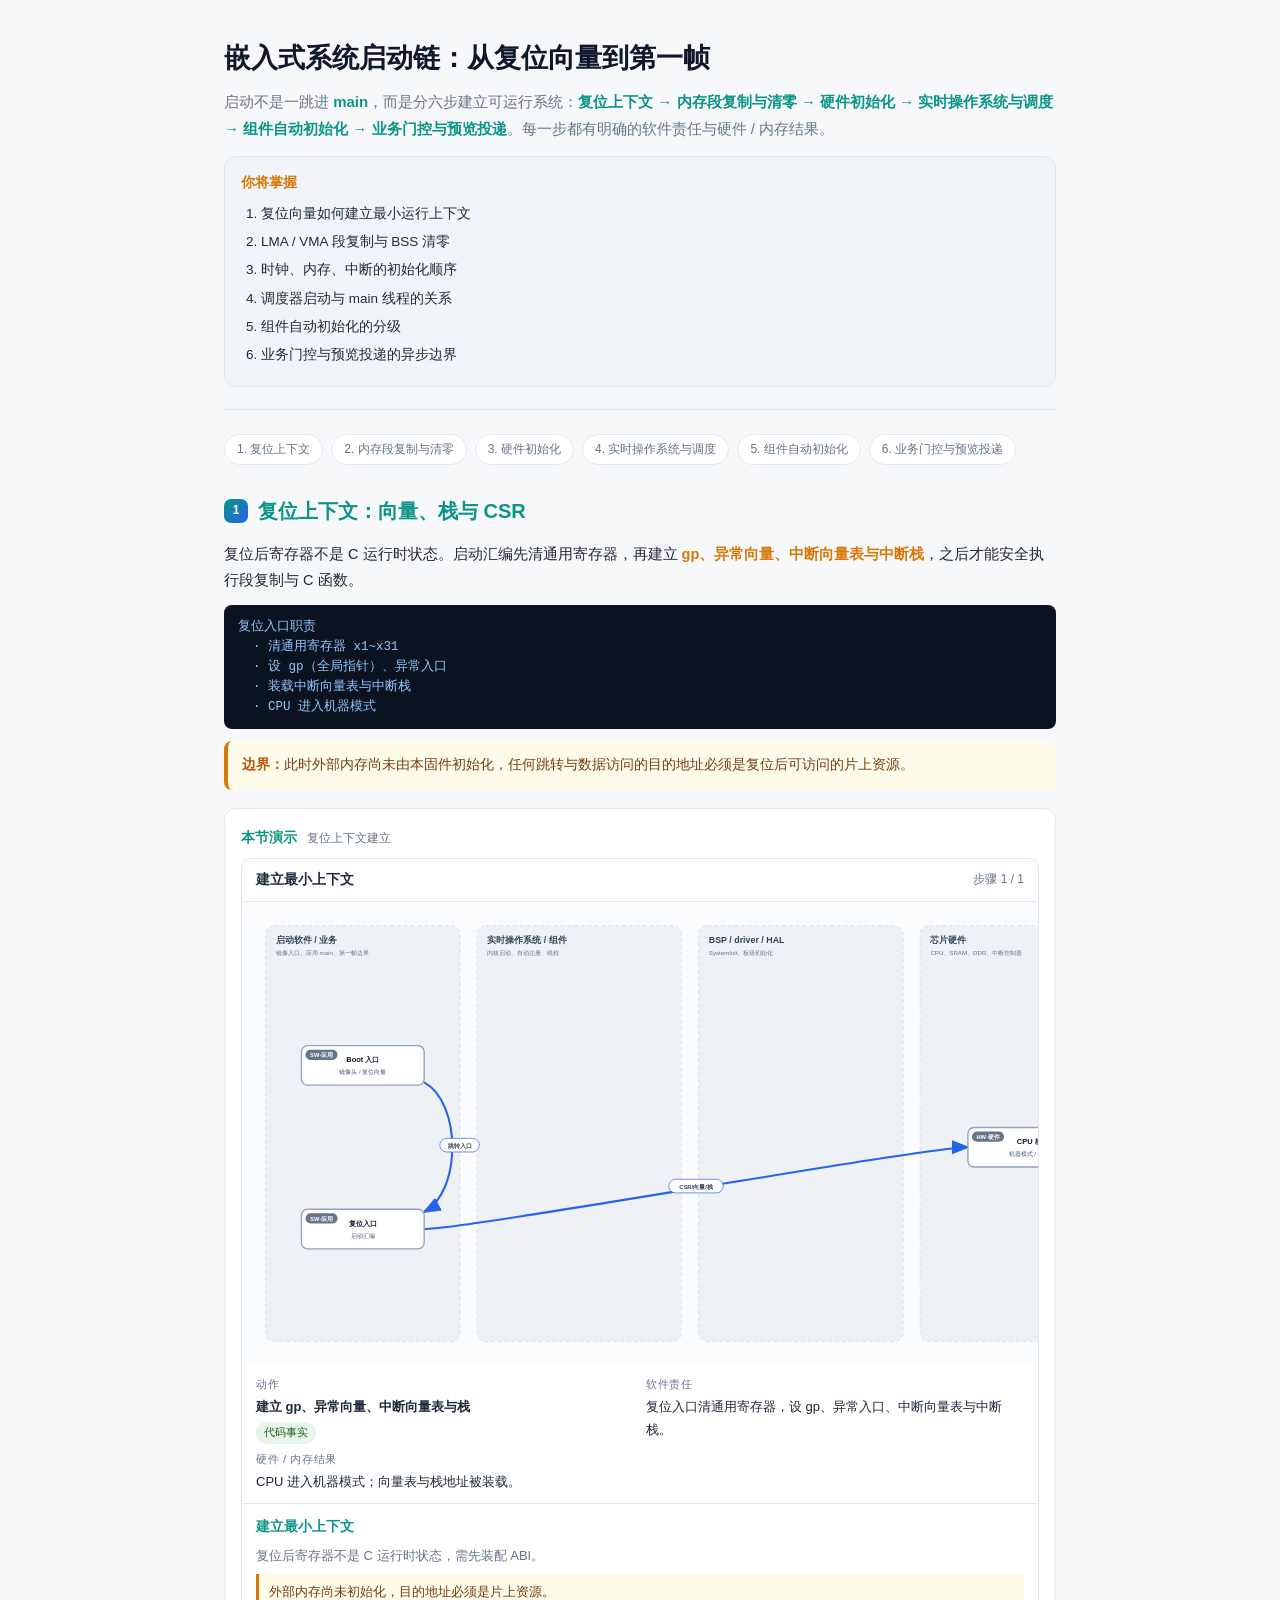
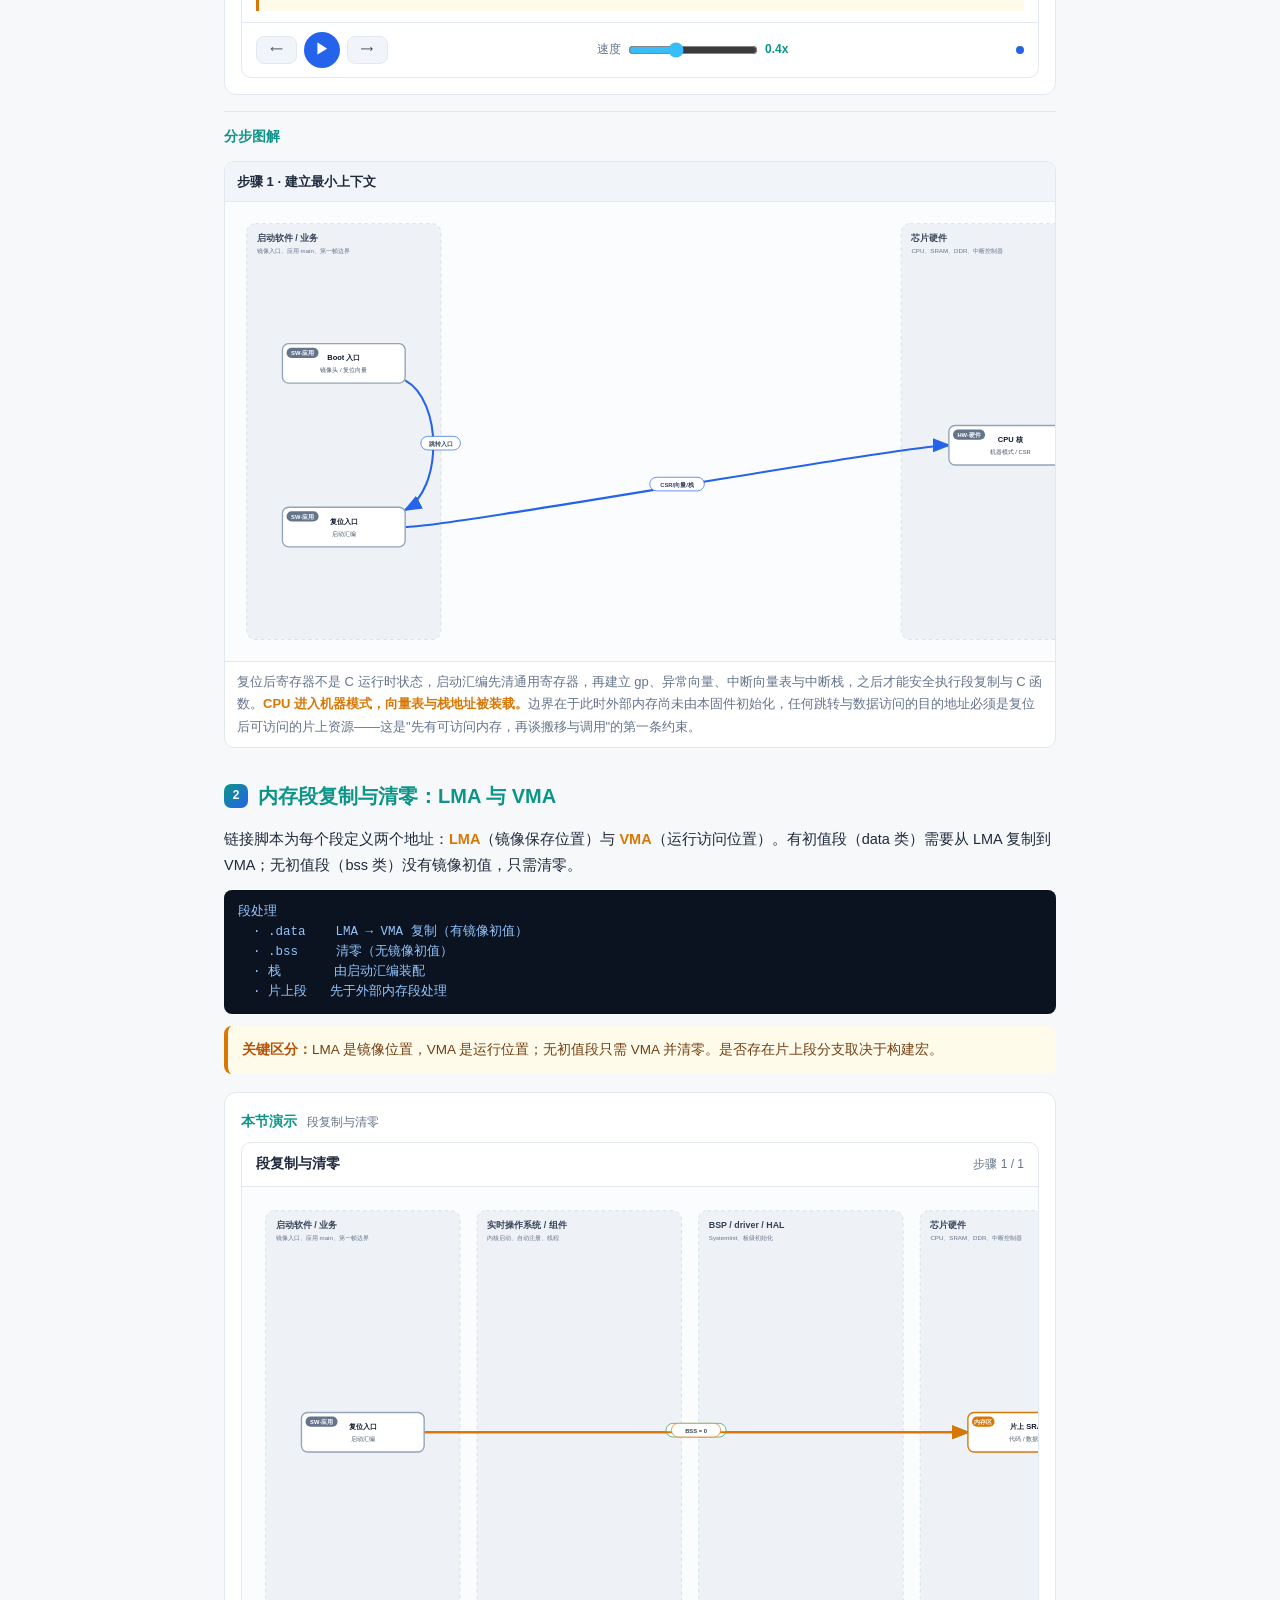
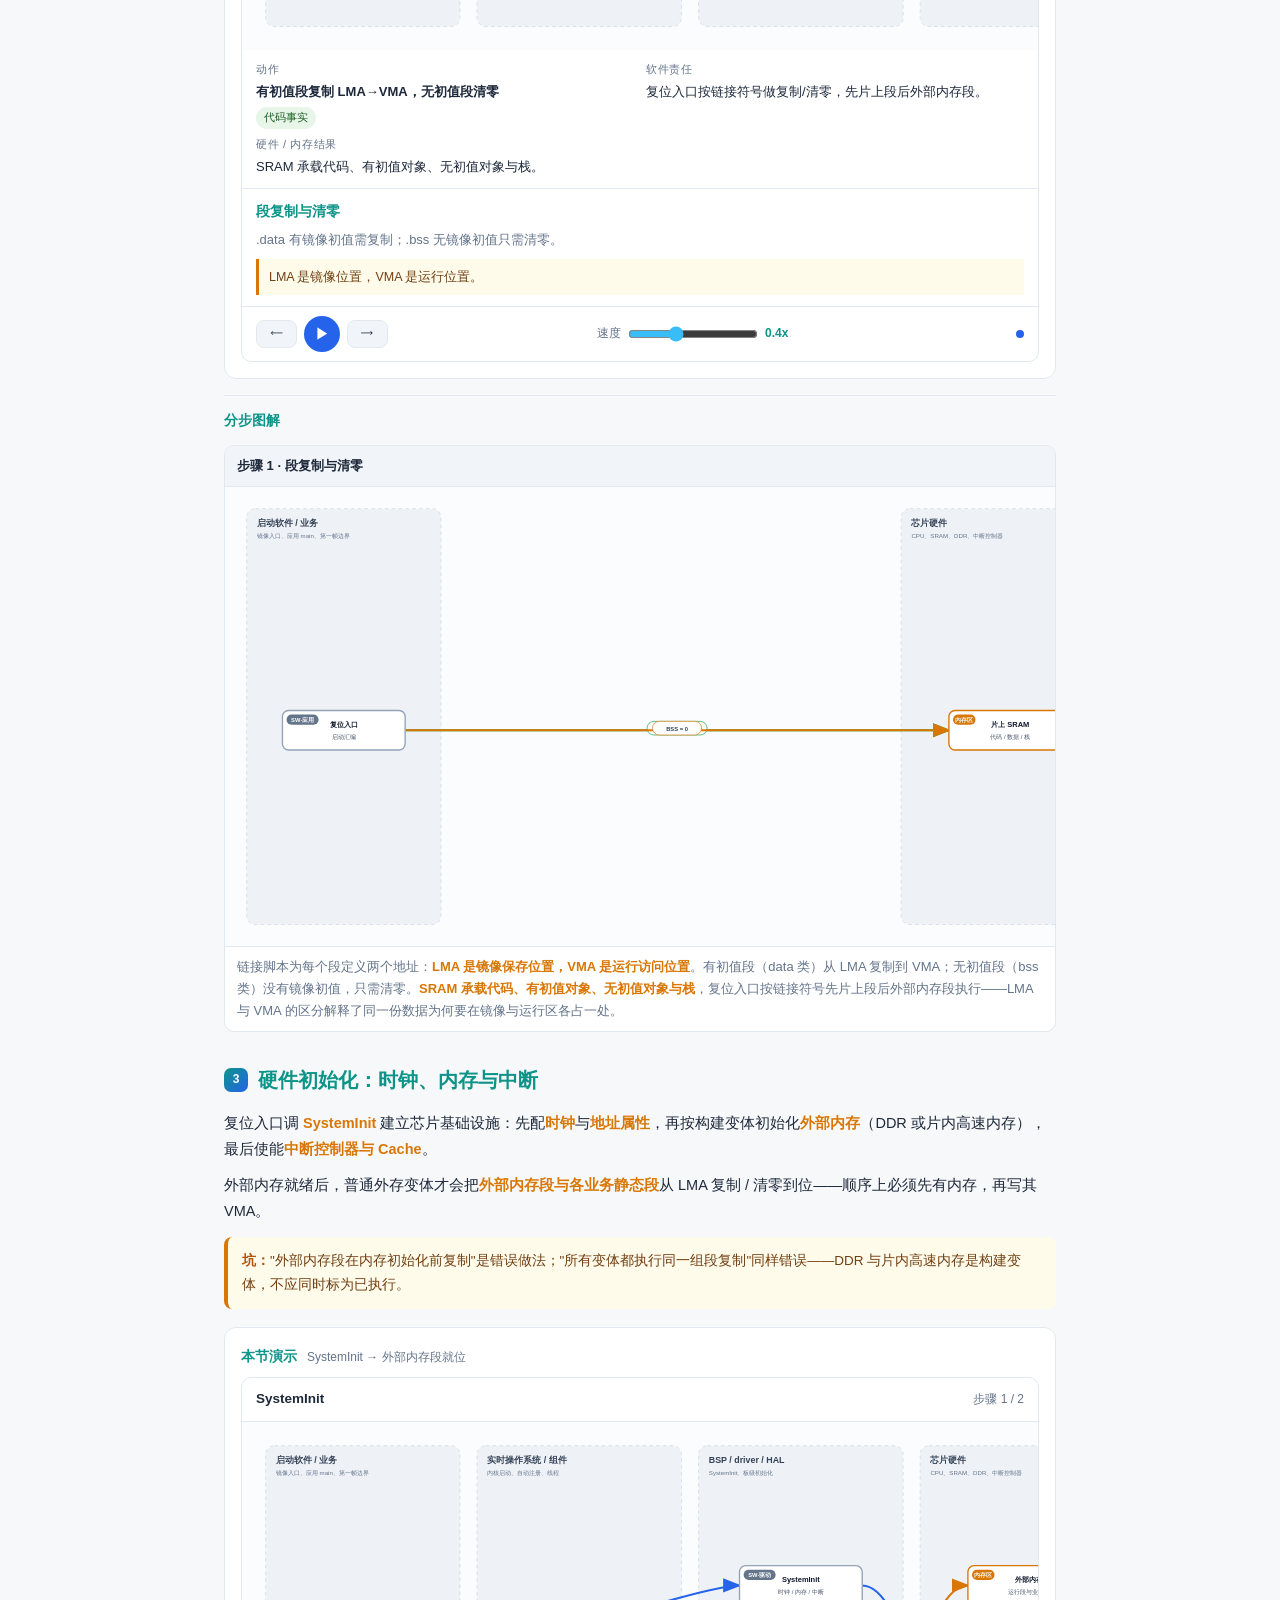
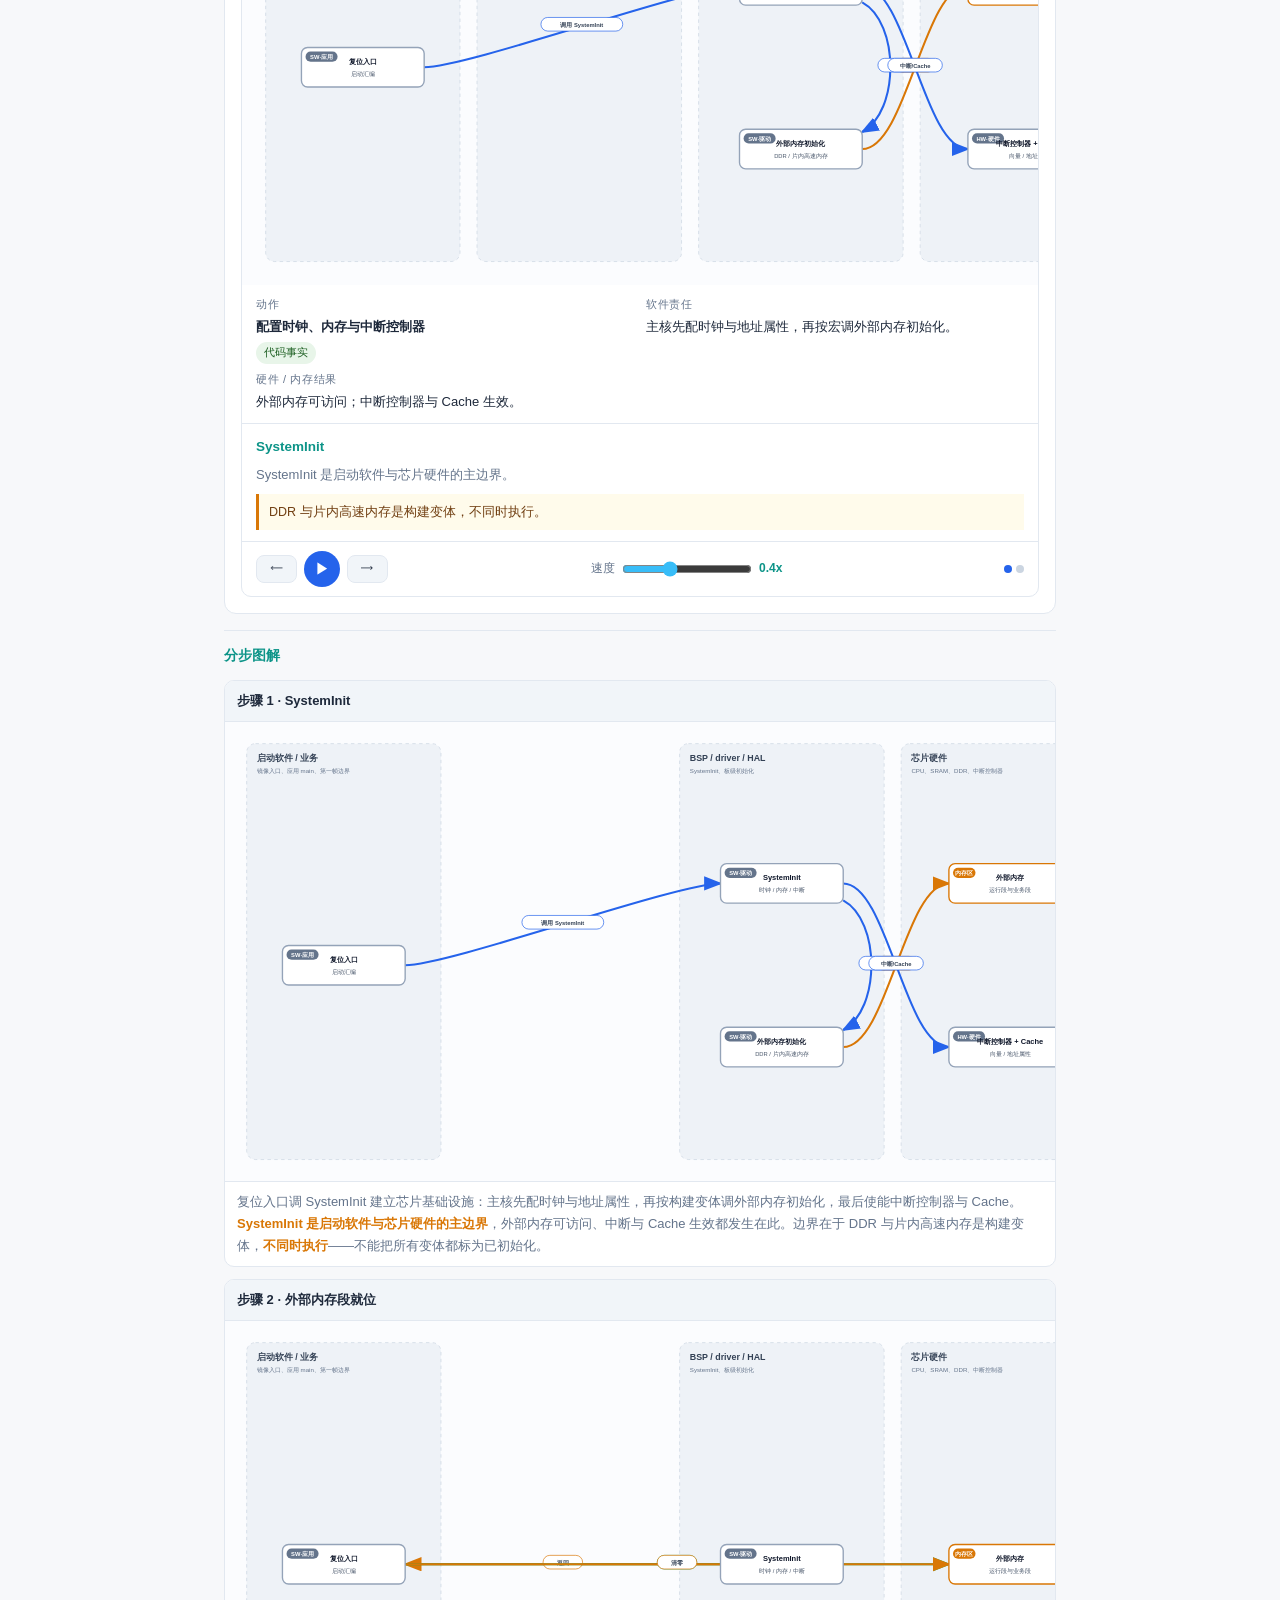
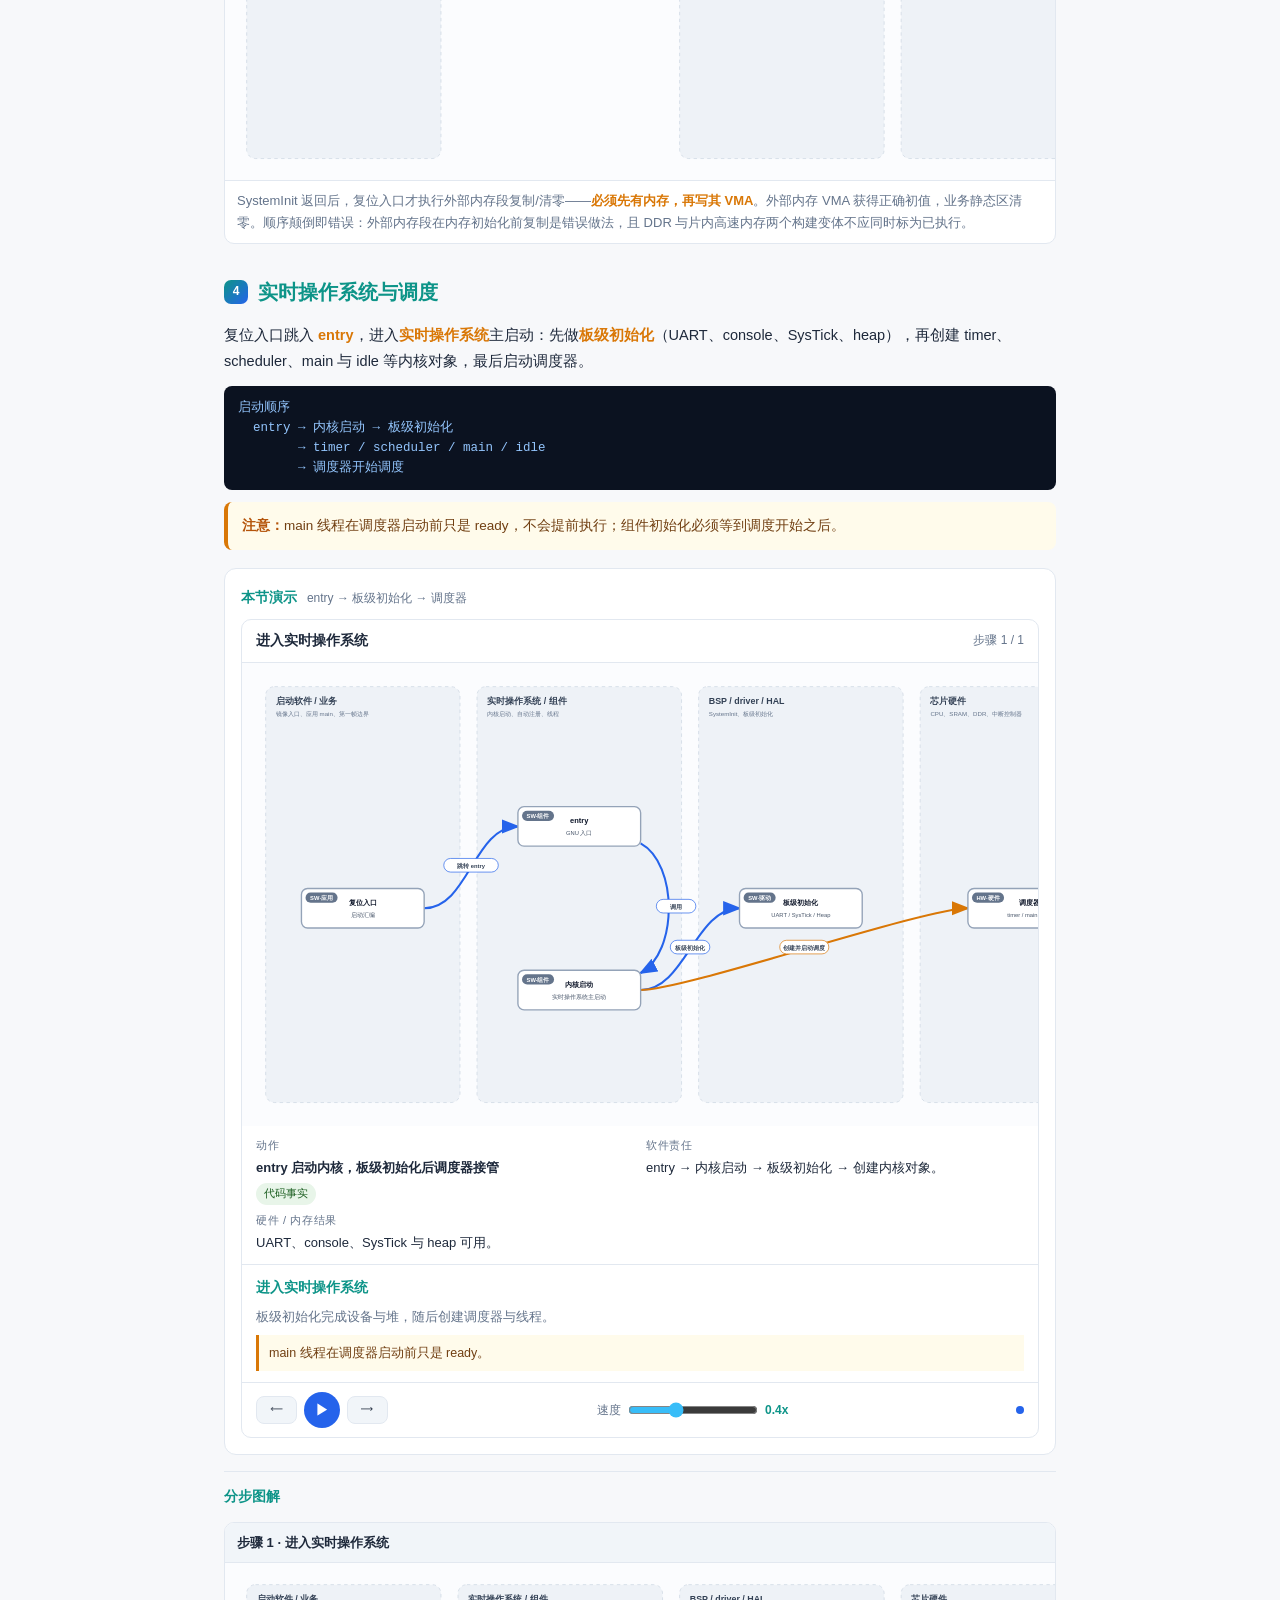
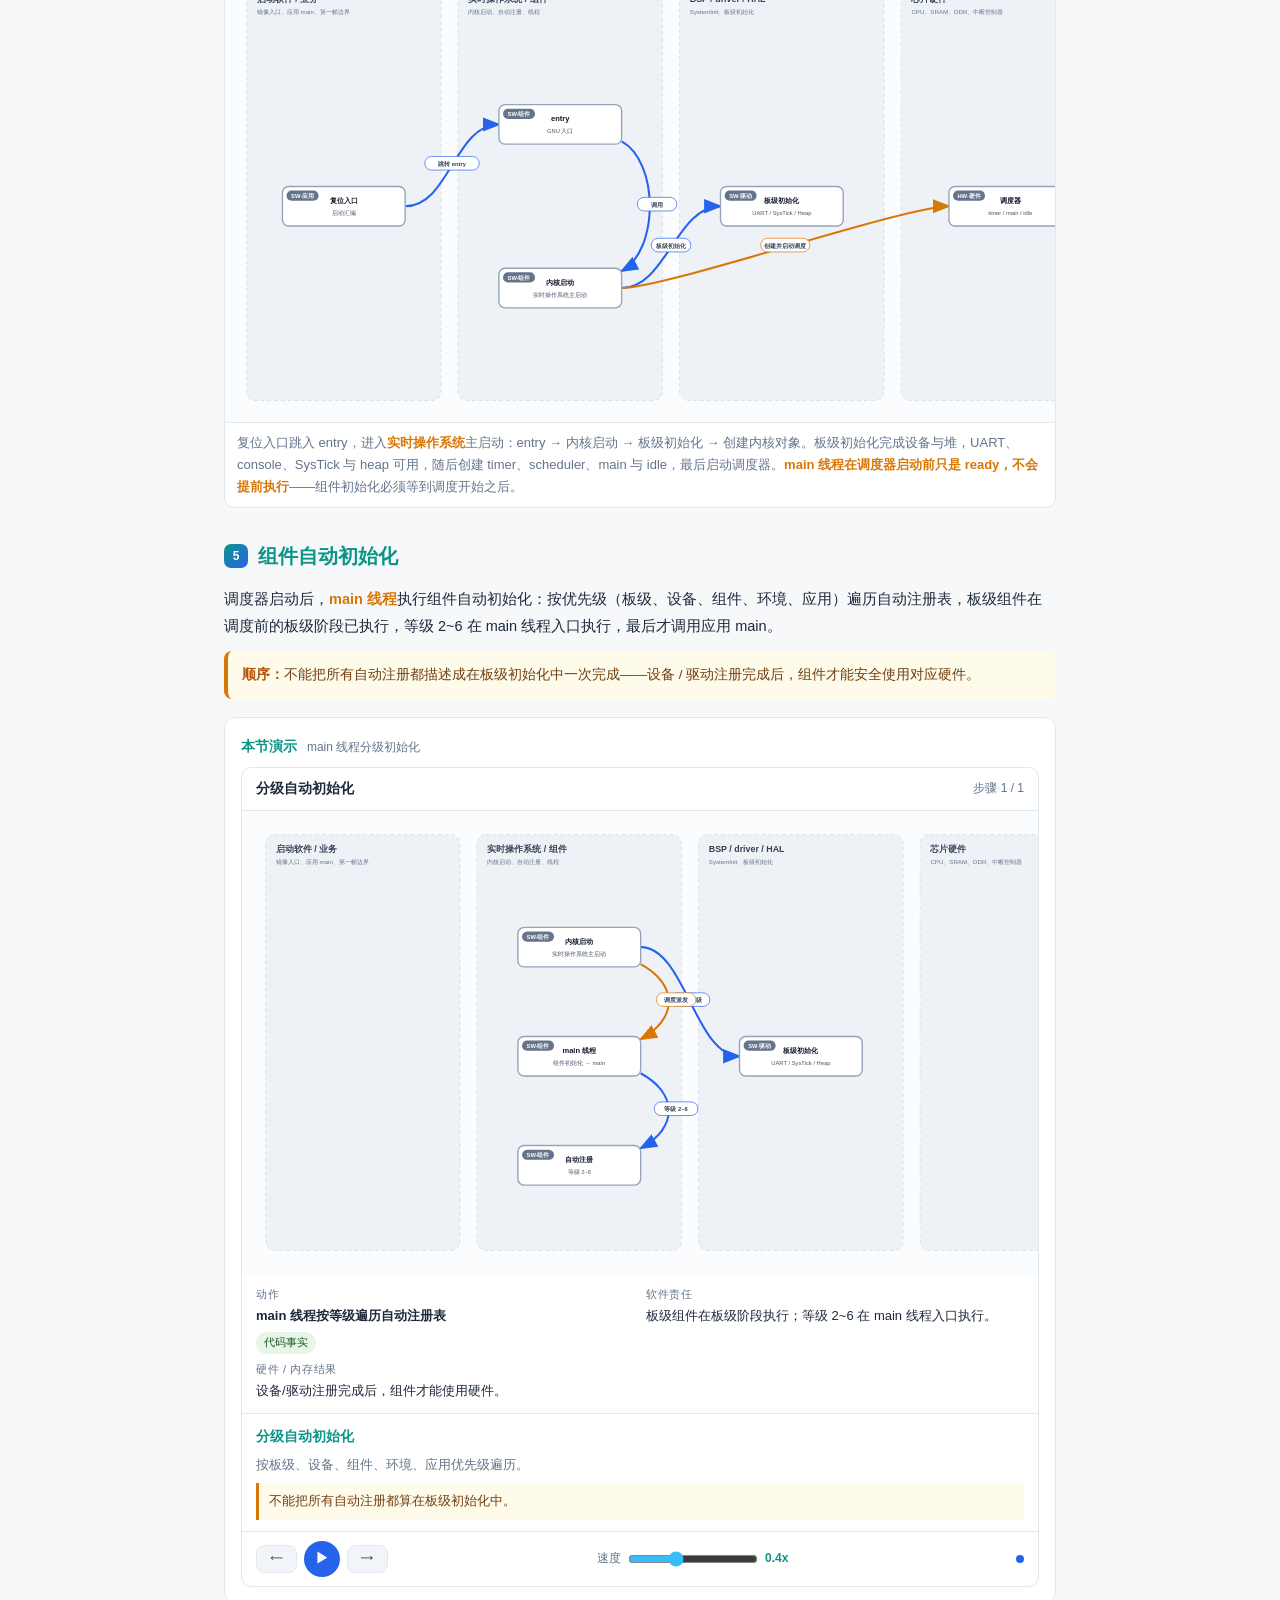
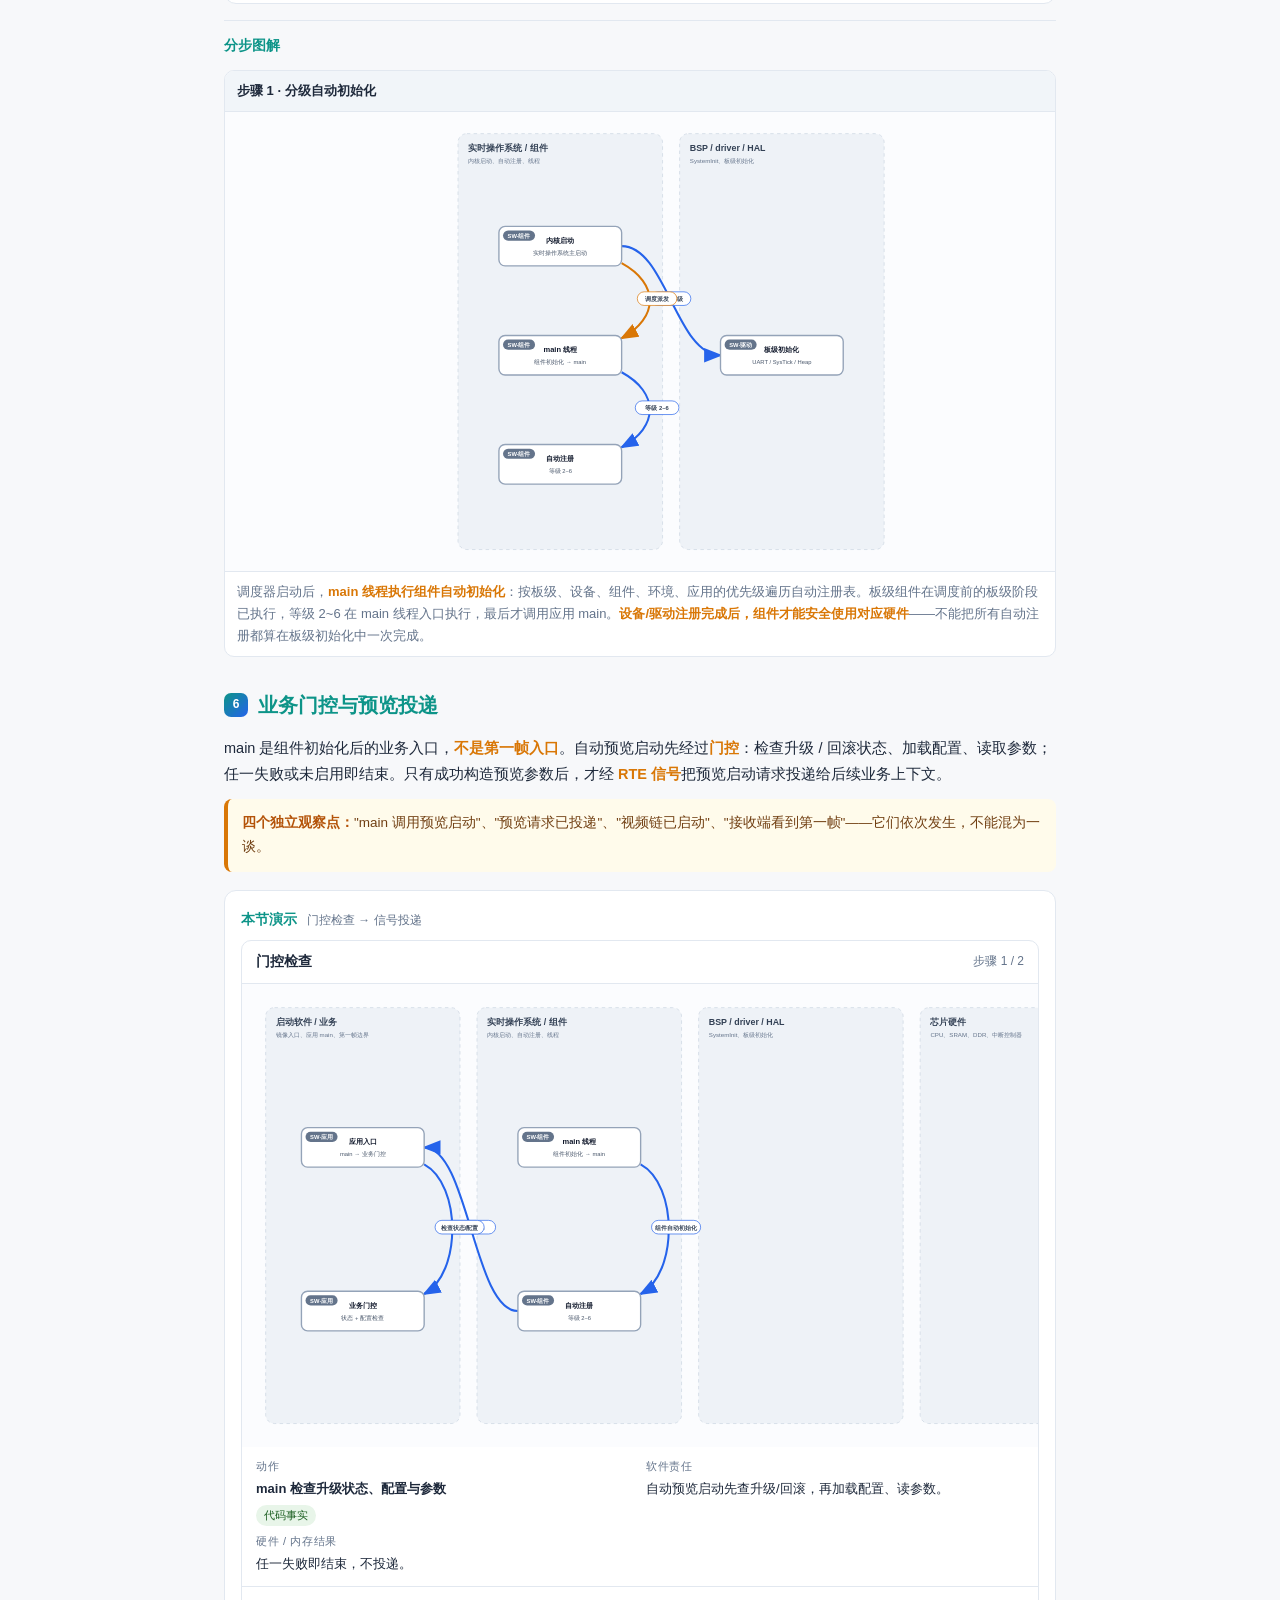
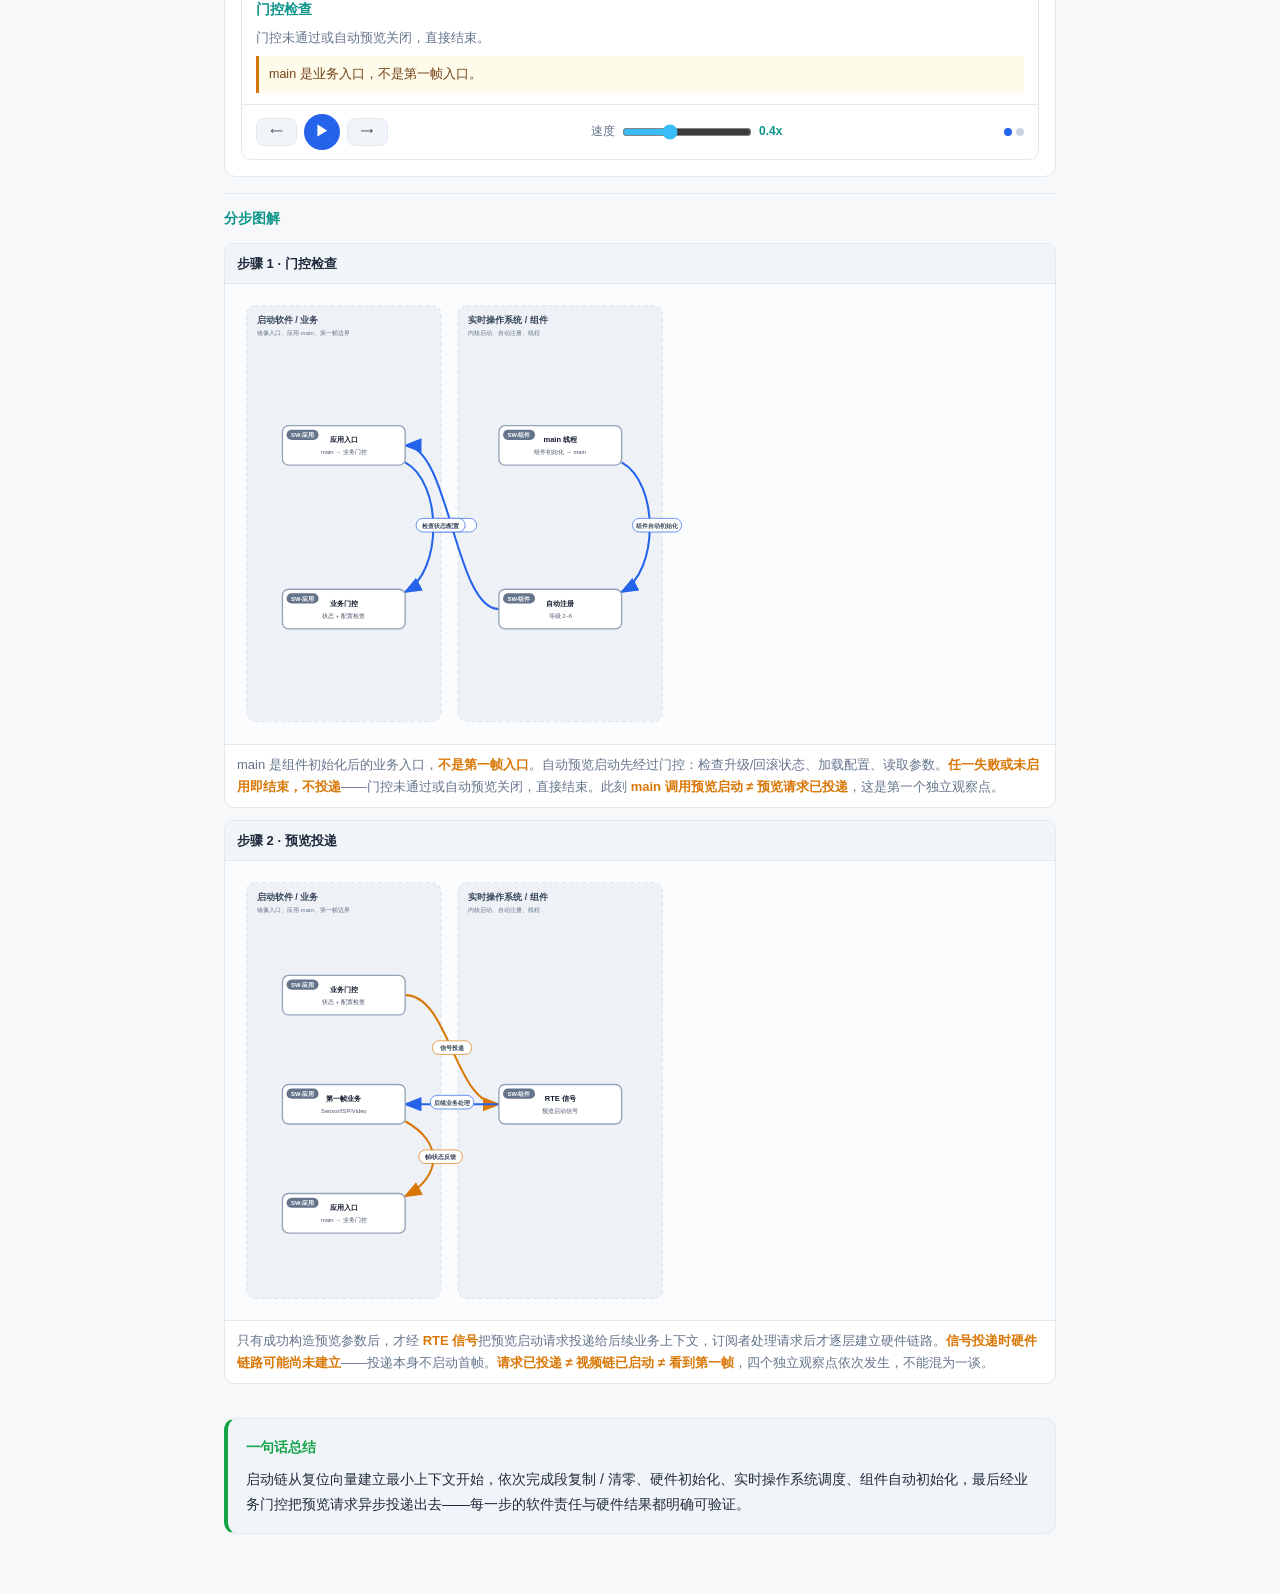
<file: static/demos/system-boot-init-demo.html>
<!doctype html>
<html lang="zh-CN">
<head>
<meta charset="utf-8">
<meta name="viewport" content="width=device-width,initial-scale=1">
<title>嵌入式系统启动链：从复位向量到第一帧</title>
<style>
:root{
  --bg:#f7f8fa; --panel:#ffffff; --panel2:#f1f5f9; --line:#e2e8f0;
  --text:#1e293b; --muted:#64748b; --blue:#2563eb; --teal:#0d9488;
  --green:#16a34a; --gold:#d97706; --orange:#ea580c; --purple:#7c3aed; --red:#dc2626;
  --command:#2563eb; --data:#16a34a; --event:#d97706; --error:#dc2626;
}
*{box-sizing:border-box;margin:0;padding:0}
body{background:var(--bg);color:var(--text);font-family:"PingFang SC","Microsoft YaHei","Noto Sans CJK SC",sans-serif;line-height:1.8;padding:0}
.page{max-width:880px;margin:0 auto;padding:40px 24px 60px}
header{border-bottom:1px solid var(--line);padding-bottom:22px;margin-bottom:24px}
h1{font-size:27px;line-height:1.35;margin-bottom:12px;color:#0f172a}
.lead{color:var(--muted);font-size:15px;line-height:1.8}
.lead b{color:var(--teal)}
.learn{margin-top:14px;padding:14px 16px;background:var(--panel2);border:1px solid var(--line);border-radius:12px;font-size:13.5px}
.learn b{color:var(--gold);display:block;margin-bottom:6px}
.learn ol{margin-left:20px;color:var(--text)}
.learn li{margin-bottom:4px}
.toc{display:flex;flex-wrap:wrap;gap:8px;margin:0 0 28px}
.toc a{color:var(--muted);text-decoration:none;border:1px solid var(--line);padding:4px 12px;border-radius:99px;font-size:12px;background:var(--panel)}
.toc a:hover{color:var(--teal);border-color:var(--teal)}
section{margin-bottom:30px}
h2{font-size:20px;margin-bottom:12px;color:var(--teal);display:flex;align-items:center;gap:10px}
h2 .n{font-size:12px;background:linear-gradient(135deg,#0d9488,#2563eb);color:#fff;width:24px;height:24px;border-radius:7px;display:inline-flex;align-items:center;justify-content:center;flex:none}
p{color:var(--text);margin-bottom:10px;font-size:14.5px}
p b{color:var(--gold)}
p code,li code,td code{background:var(--panel2);border:1px solid var(--line);padding:1px 6px;border-radius:5px;color:#0369a1;font-size:12.5px;font-family:Consolas,monospace}
ul{color:var(--text);font-size:14px}
.keybox{margin:12px 0;padding:12px 14px;background:#fffbeb;border-left:4px solid var(--gold);border-radius:8px;font-size:13.5px;color:#713f12}
.keybox b{color:#b45309}
table{width:100%;border-collapse:collapse;margin:12px 0;font-size:13.5px}
th,td{border:1px solid var(--line);padding:8px 12px;text-align:left}
th{background:var(--panel2);color:var(--teal)}
td b{color:var(--green)}
pre{background:#0b1220;border-radius:8px;padding:12px 14px;overflow-x:auto;margin:12px 0;font-size:12.5px;line-height:1.6;color:#93c5fd;font-family:Consolas,monospace}
/* 动画组件 */
.demo{margin:18px 0 6px;padding:16px;background:var(--panel);border:1px solid var(--line);border-radius:12px}
.demo h3{color:var(--teal);font-size:14px;margin-bottom:8px}
.demo h3 small{color:var(--muted);font-weight:400;font-size:12px;margin-left:6px}
.dwrap{border:1px solid var(--line);border-radius:10px;overflow:hidden;background:var(--panel)}
.dhead{display:flex;justify-content:space-between;align-items:center;padding:9px 14px;border-bottom:1px solid var(--line)}
.dhead b{font-size:13.5px}
.dhead span{color:var(--muted);font-size:12px}
.dcanvas{overflow-x:auto;padding:10px;background:#fbfcfe}
svg{display:block;width:100%;min-width:900px;height:auto}
.detail{padding:10px 14px;display:grid;grid-template-columns:1fr 1fr;gap:6px 12px;font-size:13px}
.detail .lbl{color:var(--muted);font-size:11px;letter-spacing:.06em}
.detail b{display:block;color:var(--text)}
.detail .fact{display:inline-block;margin-top:4px;padding:1px 8px;border-radius:99px;background:#e8f5e9;color:#1b5e20;font-size:11px}
.dnarr{padding:11px 14px;border-top:1px solid var(--line)}
.dnarr h4{margin:0 0 4px;color:var(--teal);font-size:13.5px}
.dnarr p{margin:0;color:var(--muted);font-size:13px}
.dnote{margin-top:7px;padding:7px 10px;border-left:3px solid var(--gold);background:#fffbeb;color:#713f12;font-size:12.5px}
.dcontrols{display:flex;align-items:center;gap:7px;padding:9px 14px;border-top:1px solid var(--line);flex-wrap:wrap}
.dcontrols button{padding:6px 13px;border:1px solid var(--line);border-radius:8px;background:var(--panel2);color:var(--text);cursor:pointer;font-size:12.5px}
.dcontrols button.play{width:36px;height:36px;border:0;border-radius:50%;background:var(--blue);color:#fff;font-size:15px;padding:0}
.dcontrols .speed{display:flex;align-items:center;gap:7px;margin-left:auto;font-size:12px;color:var(--muted)}
.dcontrols input{width:130px;accent-color:#38bdf8}
.dcontrols .spdv{font-weight:700;color:var(--teal);min-width:42px}
.dprogress{display:flex;gap:4px;margin-left:auto}
.dprogress i{width:8px;height:8px;border-radius:50%;background:#cbd5e1}
.dprogress i.on{background:var(--blue)}
/* 分步图解 */
.stepfigs{margin-top:16px;border-top:1px solid var(--line);padding-top:12px}
.stepfigs>h4{color:var(--teal);font-size:14px;margin-bottom:10px}
.stepfig{margin:12px 0;border:1px solid var(--line);border-radius:10px;overflow:hidden;background:var(--panel)}
.fighead{padding:8px 12px;background:var(--panel2);font-size:13px;font-weight:700;color:var(--text);border-bottom:1px solid var(--line)}
.fighead small{color:var(--muted);font-weight:400;margin-left:6px}
.figcanvas{overflow-x:auto;padding:8px;background:#fbfcfe}
.stepfig svg{min-width:900px}
.figexp{padding:9px 12px;font-size:13px;color:var(--muted);line-height:1.7;border-top:1px solid var(--line)}
.figexp b{color:var(--gold)}
.summary{margin-top:34px;padding:16px 18px;background:var(--panel2);border:1px solid var(--line);border-left:4px solid var(--green);border-radius:12px}
.summary b{color:var(--green);display:block;margin-bottom:6px;font-size:14px}
.summary p{margin:0;color:var(--text);font-size:14px}
@media(max-width:650px){.page{padding:22px 14px 40px}.detail{grid-template-columns:1fr}h1{font-size:23px}}
</style>
</head>
<body>
<div class="page">

<header>
  <h1>嵌入式系统启动链：从复位向量到第一帧</h1>
  <p class="lead">启动不是一跳进 <b>main</b>，而是分六步建立可运行系统：<b>复位上下文 → 内存段复制与清零 → 硬件初始化 → 实时操作系统与调度 → 组件自动初始化 → 业务门控与预览投递</b>。每一步都有明确的软件责任与硬件 / 内存结果。</p>
  <div class="learn">
    <b>你将掌握</b>
    <ol>
      <li>复位向量如何建立最小运行上下文</li>
      <li>LMA / VMA 段复制与 BSS 清零</li>
      <li>时钟、内存、中断的初始化顺序</li>
      <li>调度器启动与 main 线程的关系</li>
      <li>组件自动初始化的分级</li>
      <li>业务门控与预览投递的异步边界</li>
    </ol>
  </div>
</header>

<nav class="toc">
  <a href="#s1">1. 复位上下文</a>
  <a href="#s2">2. 内存段复制与清零</a>
  <a href="#s3">3. 硬件初始化</a>
  <a href="#s4">4. 实时操作系统与调度</a>
  <a href="#s5">5. 组件自动初始化</a>
  <a href="#s6">6. 业务门控与预览投递</a>
</nav>

<!-- ============ 1 ============ -->
<section id="s1">
  <h2><span class="n">1</span>复位上下文：向量、栈与 CSR</h2>
  <p>复位后寄存器不是 C 运行时状态。启动汇编先清通用寄存器，再建立 <b>gp、异常向量、中断向量表与中断栈</b>，之后才能安全执行段复制与 C 函数。</p>
  <pre>
复位入口职责
  · 清通用寄存器 x1~x31
  · 设 gp（全局指针）、异常入口
  · 装载中断向量表与中断栈
  · CPU 进入机器模式</pre>
  <div class="keybox"><b>边界：</b>此时外部内存尚未由本固件初始化，任何跳转与数据访问的目的地址必须是复位后可访问的片上资源。</div>
  <div class="demo" id="d1">
    <h3>本节演示 <small>复位上下文建立</small></h3>
    <div class="dwrap">
      <div class="dhead"><b id="s1t"></b><span id="s1m"></span></div>
      <div class="dcanvas"><svg id="s1g" viewBox="0 0 1320 650"></svg></div>
      <div class="detail">
        <div><div class="lbl">动作</div><b id="s1a"></b><span class="fact" id="s1l"></span></div>
        <div><div class="lbl">软件责任</div><span id="s1sw"></span></div>
        <div><div class="lbl">硬件 / 内存结果</div><span id="s1hw"></span></div>
      </div>
      <div class="dnarr"><h4 id="s1d"></h4><p id="s1p"></p><div class="dnote" id="s1n"></div></div>
      <div class="dcontrols">
        <button id="s1prev">⟵</button><button class="play" id="s1play">▶</button><button id="s1next">⟶</button>
        <span class="speed">速度<input type="range" id="s1spd" min="8" max="100" value="40"><span class="spdv" id="s1v">0.4x</span></span>
        <div class="dprogress" id="s1pbar"></div>
      </div>
    </div>
  </div>

  <div class="stepfigs">
    <h4>分步图解</h4>
    <div class="stepfig">
      <div class="fighead">步骤 1 · 建立最小上下文</div>
      <div class="figcanvas"><svg id="sfs1_0g" viewBox="0 0 1320 650"></svg></div>
      <div class="figexp">复位后寄存器不是 C 运行时状态，启动汇编先清通用寄存器，再建立 gp、异常向量、中断向量表与中断栈，之后才能安全执行段复制与 C 函数。<b>CPU 进入机器模式，向量表与栈地址被装载。</b>边界在于此时外部内存尚未由本固件初始化，任何跳转与数据访问的目的地址必须是复位后可访问的片上资源——这是"先有可访问内存，再谈搬移与调用"的第一条约束。</div>
    </div>
  </div>
</section>

<!-- ============ 2 ============ -->
<section id="s2">
  <h2><span class="n">2</span>内存段复制与清零：LMA 与 VMA</h2>
  <p>链接脚本为每个段定义两个地址：<b>LMA</b>（镜像保存位置）与 <b>VMA</b>（运行访问位置）。有初值段（data 类）需要从 LMA 复制到 VMA；无初值段（bss 类）没有镜像初值，只需清零。</p>
  <pre>
段处理
  · .data    LMA → VMA 复制（有镜像初值）
  · .bss     清零（无镜像初值）
  · 栈       由启动汇编装配
  · 片上段   先于外部内存段处理</pre>
  <div class="keybox"><b>关键区分：</b>LMA 是镜像位置，VMA 是运行位置；无初值段只需 VMA 并清零。是否存在片上段分支取决于构建宏。</div>
  <div class="demo" id="d2">
    <h3>本节演示 <small>段复制与清零</small></h3>
    <div class="dwrap">
      <div class="dhead"><b id="s2t"></b><span id="s2m"></span></div>
      <div class="dcanvas"><svg id="s2g" viewBox="0 0 1320 650"></svg></div>
      <div class="detail">
        <div><div class="lbl">动作</div><b id="s2a"></b><span class="fact" id="s2l"></span></div>
        <div><div class="lbl">软件责任</div><span id="s2sw"></span></div>
        <div><div class="lbl">硬件 / 内存结果</div><span id="s2hw"></span></div>
      </div>
      <div class="dnarr"><h4 id="s2d"></h4><p id="s2p"></p><div class="dnote" id="s2n"></div></div>
      <div class="dcontrols">
        <button id="s2prev">⟵</button><button class="play" id="s2play">▶</button><button id="s2next">⟶</button>
        <span class="speed">速度<input type="range" id="s2spd" min="8" max="100" value="40"><span class="spdv" id="s2v">0.4x</span></span>
        <div class="dprogress" id="s2pbar"></div>
      </div>
    </div>
  </div>

  <div class="stepfigs">
    <h4>分步图解</h4>
    <div class="stepfig">
      <div class="fighead">步骤 1 · 段复制与清零</div>
      <div class="figcanvas"><svg id="sfs2_0g" viewBox="0 0 1320 650"></svg></div>
      <div class="figexp">链接脚本为每个段定义两个地址：<b>LMA 是镜像保存位置，VMA 是运行访问位置</b>。有初值段（data 类）从 LMA 复制到 VMA；无初值段（bss 类）没有镜像初值，只需清零。<b>SRAM 承载代码、有初值对象、无初值对象与栈</b>，复位入口按链接符号先片上段后外部内存段执行——LMA 与 VMA 的区分解释了同一份数据为何要在镜像与运行区各占一处。</div>
    </div>
  </div>
</section>

<!-- ============ 3 ============ -->
<section id="s3">
  <h2><span class="n">3</span>硬件初始化：时钟、内存与中断</h2>
  <p>复位入口调 <b>SystemInit</b> 建立芯片基础设施：先配<b>时钟</b>与<b>地址属性</b>，再按构建变体初始化<b>外部内存</b>（DDR 或片内高速内存），最后使能<b>中断控制器与 Cache</b>。</p>
  <p>外部内存就绪后，普通外存变体才会把<b>外部内存段与各业务静态段</b>从 LMA 复制 / 清零到位——顺序上必须先有内存，再写其 VMA。</p>
  <div class="keybox"><b>坑：</b>"外部内存段在内存初始化前复制"是错误做法；"所有变体都执行同一组段复制"同样错误——DDR 与片内高速内存是构建变体，不应同时标为已执行。</div>
  <div class="demo" id="d3">
    <h3>本节演示 <small>SystemInit → 外部内存段就位</small></h3>
    <div class="dwrap">
      <div class="dhead"><b id="s3t"></b><span id="s3m"></span></div>
      <div class="dcanvas"><svg id="s3g" viewBox="0 0 1320 650"></svg></div>
      <div class="detail">
        <div><div class="lbl">动作</div><b id="s3a"></b><span class="fact" id="s3l"></span></div>
        <div><div class="lbl">软件责任</div><span id="s3sw"></span></div>
        <div><div class="lbl">硬件 / 内存结果</div><span id="s3hw"></span></div>
      </div>
      <div class="dnarr"><h4 id="s3d"></h4><p id="s3p"></p><div class="dnote" id="s3n"></div></div>
      <div class="dcontrols">
        <button id="s3prev">⟵</button><button class="play" id="s3play">▶</button><button id="s3next">⟶</button>
        <span class="speed">速度<input type="range" id="s3spd" min="8" max="100" value="40"><span class="spdv" id="s3v">0.4x</span></span>
        <div class="dprogress" id="s3pbar"></div>
      </div>
    </div>
  </div>

  <div class="stepfigs">
    <h4>分步图解</h4>
    <div class="stepfig">
      <div class="fighead">步骤 1 · SystemInit</div>
      <div class="figcanvas"><svg id="sfs3_0g" viewBox="0 0 1320 650"></svg></div>
      <div class="figexp">复位入口调 SystemInit 建立芯片基础设施：主核先配时钟与地址属性，再按构建变体调外部内存初始化，最后使能中断控制器与 Cache。<b>SystemInit 是启动软件与芯片硬件的主边界</b>，外部内存可访问、中断与 Cache 生效都发生在此。边界在于 DDR 与片内高速内存是构建变体，<b>不同时执行</b>——不能把所有变体都标为已初始化。</div>
    </div>
    <div class="stepfig">
      <div class="fighead">步骤 2 · 外部内存段就位</div>
      <div class="figcanvas"><svg id="sfs3_1g" viewBox="0 0 1320 650"></svg></div>
      <div class="figexp">SystemInit 返回后，复位入口才执行外部内存段复制/清零——<b>必须先有内存，再写其 VMA</b>。外部内存 VMA 获得正确初值，业务静态区清零。顺序颠倒即错误：外部内存段在内存初始化前复制是错误做法，且 DDR 与片内高速内存两个构建变体不应同时标为已执行。</div>
    </div>
  </div>
</section>

<!-- ============ 4 ============ -->
<section id="s4">
  <h2><span class="n">4</span>实时操作系统与调度</h2>
  <p>复位入口跳入 <b>entry</b>，进入<b>实时操作系统</b>主启动：先做<b>板级初始化</b>（UART、console、SysTick、heap），再创建 timer、scheduler、main 与 idle 等内核对象，最后启动调度器。</p>
  <pre>
启动顺序
  entry → 内核启动 → 板级初始化
        → timer / scheduler / main / idle
        → 调度器开始调度</pre>
  <div class="keybox"><b>注意：</b>main 线程在调度器启动前只是 ready，不会提前执行；组件初始化必须等到调度开始之后。</div>
  <div class="demo" id="d4">
    <h3>本节演示 <small>entry → 板级初始化 → 调度器</small></h3>
    <div class="dwrap">
      <div class="dhead"><b id="s4t"></b><span id="s4m"></span></div>
      <div class="dcanvas"><svg id="s4g" viewBox="0 0 1320 650"></svg></div>
      <div class="detail">
        <div><div class="lbl">动作</div><b id="s4a"></b><span class="fact" id="s4l"></span></div>
        <div><div class="lbl">软件责任</div><span id="s4sw"></span></div>
        <div><div class="lbl">硬件 / 内存结果</div><span id="s4hw"></span></div>
      </div>
      <div class="dnarr"><h4 id="s4d"></h4><p id="s4p"></p><div class="dnote" id="s4n"></div></div>
      <div class="dcontrols">
        <button id="s4prev">⟵</button><button class="play" id="s4play">▶</button><button id="s4next">⟶</button>
        <span class="speed">速度<input type="range" id="s4spd" min="8" max="100" value="40"><span class="spdv" id="s4v">0.4x</span></span>
        <div class="dprogress" id="s4pbar"></div>
      </div>
    </div>
  </div>

  <div class="stepfigs">
    <h4>分步图解</h4>
    <div class="stepfig">
      <div class="fighead">步骤 1 · 进入实时操作系统</div>
      <div class="figcanvas"><svg id="sfs4_0g" viewBox="0 0 1320 650"></svg></div>
      <div class="figexp">复位入口跳入 entry，进入<b>实时操作系统</b>主启动：entry → 内核启动 → 板级初始化 → 创建内核对象。板级初始化完成设备与堆，UART、console、SysTick 与 heap 可用，随后创建 timer、scheduler、main 与 idle，最后启动调度器。<b>main 线程在调度器启动前只是 ready，不会提前执行</b>——组件初始化必须等到调度开始之后。</div>
    </div>
  </div>
</section>

<!-- ============ 5 ============ -->
<section id="s5">
  <h2><span class="n">5</span>组件自动初始化</h2>
  <p>调度器启动后，<b>main 线程</b>执行组件自动初始化：按优先级（板级、设备、组件、环境、应用）遍历自动注册表，板级组件在调度前的板级阶段已执行，等级 2~6 在 main 线程入口执行，最后才调用应用 main。</p>
  <div class="keybox"><b>顺序：</b>不能把所有自动注册都描述成在板级初始化中一次完成——设备 / 驱动注册完成后，组件才能安全使用对应硬件。</div>
  <div class="demo" id="d5">
    <h3>本节演示 <small>main 线程分级初始化</small></h3>
    <div class="dwrap">
      <div class="dhead"><b id="s5t"></b><span id="s5m"></span></div>
      <div class="dcanvas"><svg id="s5g" viewBox="0 0 1320 650"></svg></div>
      <div class="detail">
        <div><div class="lbl">动作</div><b id="s5a"></b><span class="fact" id="s5l"></span></div>
        <div><div class="lbl">软件责任</div><span id="s5sw"></span></div>
        <div><div class="lbl">硬件 / 内存结果</div><span id="s5hw"></span></div>
      </div>
      <div class="dnarr"><h4 id="s5d"></h4><p id="s5p"></p><div class="dnote" id="s5n"></div></div>
      <div class="dcontrols">
        <button id="s5prev">⟵</button><button class="play" id="s5play">▶</button><button id="s5next">⟶</button>
        <span class="speed">速度<input type="range" id="s5spd" min="8" max="100" value="40"><span class="spdv" id="s5v">0.4x</span></span>
        <div class="dprogress" id="s5pbar"></div>
      </div>
    </div>
  </div>

  <div class="stepfigs">
    <h4>分步图解</h4>
    <div class="stepfig">
      <div class="fighead">步骤 1 · 分级自动初始化</div>
      <div class="figcanvas"><svg id="sfs5_0g" viewBox="0 0 1320 650"></svg></div>
      <div class="figexp">调度器启动后，<b>main 线程执行组件自动初始化</b>：按板级、设备、组件、环境、应用的优先级遍历自动注册表。板级组件在调度前的板级阶段已执行，等级 2~6 在 main 线程入口执行，最后才调用应用 main。<b>设备/驱动注册完成后，组件才能安全使用对应硬件</b>——不能把所有自动注册都算在板级初始化中一次完成。</div>
    </div>
  </div>
</section>

<!-- ============ 6 ============ -->
<section id="s6">
  <h2><span class="n">6</span>业务门控与预览投递</h2>
  <p>main 是组件初始化后的业务入口，<b>不是第一帧入口</b>。自动预览启动先经过<b>门控</b>：检查升级 / 回滚状态、加载配置、读取参数；任一失败或未启用即结束。只有成功构造预览参数后，才经 <b>RTE 信号</b>把预览启动请求投递给后续业务上下文。</p>
  <div class="keybox"><b>四个独立观察点：</b>"main 调用预览启动"、"预览请求已投递"、"视频链已启动"、"接收端看到第一帧"——它们依次发生，不能混为一谈。</div>
  <div class="demo" id="d6">
    <h3>本节演示 <small>门控检查 → 信号投递</small></h3>
    <div class="dwrap">
      <div class="dhead"><b id="s6t"></b><span id="s6m"></span></div>
      <div class="dcanvas"><svg id="s6g" viewBox="0 0 1320 650"></svg></div>
      <div class="detail">
        <div><div class="lbl">动作</div><b id="s6a"></b><span class="fact" id="s6l"></span></div>
        <div><div class="lbl">软件责任</div><span id="s6sw"></span></div>
        <div><div class="lbl">硬件 / 内存结果</div><span id="s6hw"></span></div>
      </div>
      <div class="dnarr"><h4 id="s6d"></h4><p id="s6p"></p><div class="dnote" id="s6n"></div></div>
      <div class="dcontrols">
        <button id="s6prev">⟵</button><button class="play" id="s6play">▶</button><button id="s6next">⟶</button>
        <span class="speed">速度<input type="range" id="s6spd" min="8" max="100" value="40"><span class="spdv" id="s6v">0.4x</span></span>
        <div class="dprogress" id="s6pbar"></div>
      </div>
    </div>
  </div>

  <div class="stepfigs">
    <h4>分步图解</h4>
    <div class="stepfig">
      <div class="fighead">步骤 1 · 门控检查</div>
      <div class="figcanvas"><svg id="sfs6_0g" viewBox="0 0 1320 650"></svg></div>
      <div class="figexp">main 是组件初始化后的业务入口，<b>不是第一帧入口</b>。自动预览启动先经过门控：检查升级/回滚状态、加载配置、读取参数。<b>任一失败或未启用即结束，不投递</b>——门控未通过或自动预览关闭，直接结束。此刻 <b>main 调用预览启动 ≠ 预览请求已投递</b>，这是第一个独立观察点。</div>
    </div>
    <div class="stepfig">
      <div class="fighead">步骤 2 · 预览投递</div>
      <div class="figcanvas"><svg id="sfs6_1g" viewBox="0 0 1320 650"></svg></div>
      <div class="figexp">只有成功构造预览参数后，才经 <b>RTE 信号</b>把预览启动请求投递给后续业务上下文，订阅者处理请求后才逐层建立硬件链路。<b>信号投递时硬件链路可能尚未建立</b>——投递本身不启动首帧。<b>请求已投递 ≠ 视频链已启动 ≠ 看到第一帧</b>，四个独立观察点依次发生，不能混为一谈。</div>
    </div>
  </div>
</section>

<div class="summary"><b>一句话总结</b><p>启动链从复位向量建立最小上下文开始，依次完成段复制 / 清零、硬件初始化、实时操作系统调度、组件自动初始化，最后经业务门控把预览请求异步投递出去——每一步的软件责任与硬件结果都明确可验证。</p></div>

</div>

<script>
"use strict";
const lanes={external:{title:'启动软件 / 业务',sub:'镜像入口、应用 main、第一帧边界',x:20,w:285},app:{title:'实时操作系统 / 组件',sub:'内核启动、自动注册、线程',x:330,w:300},driver:{title:'BSP / driver / HAL',sub:'SystemInit、板级初始化',x:655,w:300},hardware:{title:'芯片硬件',sub:'CPU、SRAM、DDR、中断控制器',x:980,w:320}};
const nodes={boot:['Boot 入口','镜像头 / 复位向量','external'],reset:['复位入口','启动汇编','external'],appmain:['应用入口','main → 业务门控','external'],gate:['业务门控','状态 + 配置检查','external'],first:['第一帧业务','Sensor/ISP/Video','external'],entry:['entry','GNU 入口','app'],startup:['内核启动','实时操作系统主启动','app'],mainthread:['main 线程','组件初始化 → main','app'],exports:['自动注册','等级 2~6','app'],rte:['RTE 信号','预览启动信号','app'],system:['SystemInit','时钟 / 内存 / 中断','driver'],board:['板级初始化','UART / SysTick / Heap','driver'],ddr:['外部内存初始化','DDR / 片内高速内存','driver'],cpu:['CPU 核','机器模式 / CSR','hardware'],sram:['片上 SRAM','代码 / 数据 / 栈','hardware','memory'],memory:['外部内存','运行段与业务段','hardware','memory'],clic:['中断控制器 + Cache','向量 / 地址属性','hardware'],scheduler:['调度器','timer / main / idle','hardware']};
const laneOrder=['external','app','driver','hardware'];
function layout(item){const group={external:[],app:[],driver:[],hardware:[]},out={};item.nodes.forEach(id=>group[nodes[id][2]].push(id));laneOrder.forEach(k=>{const lane=lanes[k],arr=group[k],gap=480/Math.max(arr.length,1);arr.forEach((id,i)=>out[id]={x:lane.x+lane.w/2,y:105+gap*(i+.5)});});return out}
function geom(a,b,pos){const p=pos[a],q=pos[b],same=nodes[a][2]===nodes[b][2];if(same){const d=q.y>=p.y?1:-1;return{d:`M${p.x+90} ${p.y+25*d} C${p.x+145} ${p.y+55*d},${q.x+145} ${q.y-55*d},${q.x+90} ${q.y-25*d}`,x:p.x+142,y:(p.y+q.y)/2}}const d=q.x>p.x?1:-1;return{d:`M${p.x+90*d} ${p.y} C${p.x+155*d} ${p.y},${q.x-155*d} ${q.y},${q.x-90*d} ${q.y}`,x:(p.x+q.x)/2,y:(p.y+q.y)/2}}
function draw(svgEl,item,pfx,focus){pfx=pfx||'';const pos=layout(item);let s='<defs>'+['command','data','event','error'].map(k=>`<marker id="${pfx}m${k}" markerWidth="9" markerHeight="9" refX="8" refY="3.5" orient="auto"><path d="M0 0L9 3.5L0 7Z" fill="var(--${k})"/></marker>`).join('')+'</defs>';const act={};item.nodes.forEach(function(id){act[nodes[id][2]]=1});laneOrder.forEach(k=>{if(focus&&!act[k])return;const l=lanes[k];s+=`<rect x="${l.x}" y="20" width="${l.w}" height="610" rx="13" style="stroke:#cbd5e1;stroke-dasharray:5 5;fill:#eef2f7"/><text x="${l.x+15}" y="46" style="fill:#334155;font-size:13px;font-weight:800">${l.title}</text><text x="${l.x+15}" y="63" style="fill:#64748b;font-size:9px">${l.sub}</text>`});item.edges.forEach(([a,b,k,t])=>{const g=geom(a,b,pos),w=Math.max(58,t.length*8+16);s+=`<path d="${g.d}" marker-end="url(#${pfx}m${k})" style="fill:none;stroke-width:3;stroke:var(--${k})"/><rect x="${g.x-w/2}" y="${g.y-13}" width="${w}" height="20" rx="10" style="fill:#fff;stroke:var(--${k})"/><text x="${g.x}" y="${g.y+1}" text-anchor="middle" style="fill:#334155;font-size:8.5px;font-weight:700">${t}</text>`});item.nodes.forEach(id=>{const n=nodes[id],p=pos[id],style=n[3]||n[2],role=n[3]==='memory'?'内存区':{external:'SW·应用',app:'SW·组件',driver:'SW·驱动',hardware:'HW·硬件'}[n[2]],tw=role.length*7+12;s+=`<g><rect x="${p.x-90}" y="${p.y-29}" width="180" height="58" rx="9" style="fill:#ffffff;stroke-width:2;stroke:${style==='memory'?'#d97706':'#94a3b8'}"/><rect x="${p.x-84}" y="${p.y-23}" width="${tw}" height="15" rx="7.5" style="fill:${style==='memory'?'#d97706':'#64748b'}"/><text x="${p.x-84+tw/2}" y="${p.y-12}" text-anchor="middle" style="fill:#fff;font-size:8.5px;font-weight:700">${role}</text><text x="${p.x}" y="${p.y-5}" text-anchor="middle" style="fill:#0f172a;font-size:11px;font-weight:800">${n[0]}</text><text x="${p.x}" y="${p.y+13}" text-anchor="middle" style="fill:#475569;font-size:8.5px">${n[1]}</text></g>`});svgEl.innerHTML=s}
function makePlayer(p,steps){
  const $=id=>document.getElementById(p+id);
  let idx=0,timer=null,SPEED=0.4;
  const spdEl=$('spd'),spdVal=$('v');
  spdEl.addEventListener('input',function(){SPEED=spdEl.value/100;spdVal.textContent=SPEED.toFixed(2)+'x';if(timer){stop();$('play').click();}});
  function render(){const x=steps[idx];$('t').textContent=x.title;$('m').textContent=`步骤 ${idx+1} / ${steps.length}`;$('a').textContent=x.action;$('l').textContent=x.level;$('sw').textContent=x.software;$('hw').textContent=x.hardware;$('d').textContent=x.title;$('p').textContent=x.description;$('n').textContent=x.note;$('pbar').innerHTML=steps.map((_,i)=>`<i class="${i===idx?'on':''}"></i>`).join('');draw($('g'),x)}
  function next(){idx=(idx+1)%steps.length;render()}
  function prev(){idx=(idx-1+steps.length)%steps.length;render()}
  function stop(){if(timer){clearInterval(timer);timer=null}$('play').textContent='▶'}
  $('prev').onclick=function(){stop();prev()};$('next').onclick=function(){stop();next()};$('play').onclick=function(){if(timer){stop()}else{timer=setInterval(next,Math.round(3200/SPEED));$('play').textContent='Ⅱ'}};
  render();
}
const S1=[
 {title:'建立最小上下文',action:'建立 gp、异常向量、中断向量表与栈',level:'代码事实',software:'复位入口清通用寄存器，设 gp、异常入口、中断向量表与中断栈。',hardware:'CPU 进入机器模式；向量表与栈地址被装载。',description:'复位后寄存器不是 C 运行时状态，需先装配 ABI。',note:'外部内存尚未初始化，目的地址必须是片上资源。',nodes:['boot','reset','cpu'],edges:[['boot','reset','command','跳转入口'],['reset','cpu','command','CSR/向量/栈']]}
];
const S2=[
 {title:'段复制与清零',action:'有初值段复制 LMA→VMA，无初值段清零',level:'代码事实',software:'复位入口按链接符号做复制/清零，先片上段后外部内存段。',hardware:'SRAM 承载代码、有初值对象、无初值对象与栈。',description:'.data 有镜像初值需复制；.bss 无镜像初值只需清零。',note:'LMA 是镜像位置，VMA 是运行位置。',nodes:['reset','sram'],edges:[['reset','sram','data','LMA → VMA'],['reset','sram','event','BSS = 0']]}
];
const S3=[
 {title:'SystemInit',action:'配置时钟、内存与中断控制器',level:'代码事实',software:'主核先配时钟与地址属性，再按宏调外部内存初始化。',hardware:'外部内存可访问；中断控制器与 Cache 生效。',description:'SystemInit 是启动软件与芯片硬件的主边界。',note:'DDR 与片内高速内存是构建变体，不同时执行。',nodes:['reset','system','ddr','memory','clic'],edges:[['reset','system','command','调用 SystemInit'],['system','ddr','command','初始化'],['ddr','memory','event','可访问'],['system','clic','command','中断/Cache']]},
 {title:'外部内存段就位',action:'内存就绪后复制外部内存段与业务段',level:'代码事实',software:'SystemInit 返回后，复位入口执行外部内存段复制/清零。',hardware:'外部内存 VMA 获得正确初值，业务静态区清零。',description:'先有内存，再写其 VMA；顺序颠倒即错误。',note:'各业务段各有 init/uninit 段对。',nodes:['system','reset','memory'],edges:[['system','reset','event','返回'],['reset','memory','data','段复制'],['reset','memory','event','清零']]}
];
const S4=[
 {title:'进入实时操作系统',action:'entry 启动内核，板级初始化后调度器接管',level:'代码事实',software:'entry → 内核启动 → 板级初始化 → 创建内核对象。',hardware:'UART、console、SysTick 与 heap 可用。',description:'板级初始化完成设备与堆，随后创建调度器与线程。',note:'main 线程在调度器启动前只是 ready。',nodes:['reset','entry','startup','board','scheduler'],edges:[['reset','entry','command','跳转 entry'],['entry','startup','command','调用'],['startup','board','command','板级初始化'],['startup','scheduler','event','创建并启动调度']]}
];
const S5=[
 {title:'分级自动初始化',action:'main 线程按等级遍历自动注册表',level:'代码事实',software:'板级组件在板级阶段执行；等级 2~6 在 main 线程入口执行。',hardware:'设备/驱动注册完成后，组件才能使用硬件。',description:'按板级、设备、组件、环境、应用优先级遍历。',note:'不能把所有自动注册都算在板级初始化中。',nodes:['startup','board','mainthread','exports'],edges:[['startup','board','command','板级等级'],['startup','mainthread','event','调度派发'],['mainthread','exports','command','等级 2~6']]}
];
const S6=[
 {title:'门控检查',action:'main 检查升级状态、配置与参数',level:'代码事实',software:'自动预览启动先查升级/回滚，再加载配置、读参数。',hardware:'任一失败即结束，不投递。',description:'门控未通过或自动预览关闭，直接结束。',note:'main 是业务入口，不是第一帧入口。',nodes:['mainthread','exports','appmain','gate'],edges:[['mainthread','exports','command','组件自动初始化'],['exports','appmain','command','调用 main'],['appmain','gate','command','检查状态/配置']]},
 {title:'预览投递',action:'通过门控后经 RTE 投递预览启动信号',level:'代码事实 + 异步边界',software:'仅成功构造预览参数后投递信号，不直接启动首帧。',hardware:'信号投递时硬件链路可能尚未建立。',description:'订阅者处理请求后才逐层建立硬件链路。',note:'请求已投递 ≠ 视频链已启动 ≠ 看到第一帧。',nodes:['gate','rte','first','appmain'],edges:[['gate','rte','event','信号投递'],['rte','first','command','后续业务处理'],['first','appmain','event','帧/状态反馈']]}
];
makePlayer('s1',S1);
makePlayer('s2',S2);
makePlayer('s3',S3);
makePlayer('s4',S4);
makePlayer('s5',S5);
makePlayer('s6',S6);
/* 静态分步图解：按顺序渲染每步图（复用 draw，前缀防 marker 冲突） */
[['s1',S1],['s2',S2],['s3',S3],['s4',S4],['s5',S5],['s6',S6]].forEach(function(gp){
  var p=gp[0],steps=gp[1];
  steps.forEach(function(st,si){
    var el=document.getElementById('sf'+p+'_'+si+'g');
    if(el){draw(el,st,'sf'+p+'_'+si+'_',true);}
  });
});
</script>
</body>
</html>
</file>
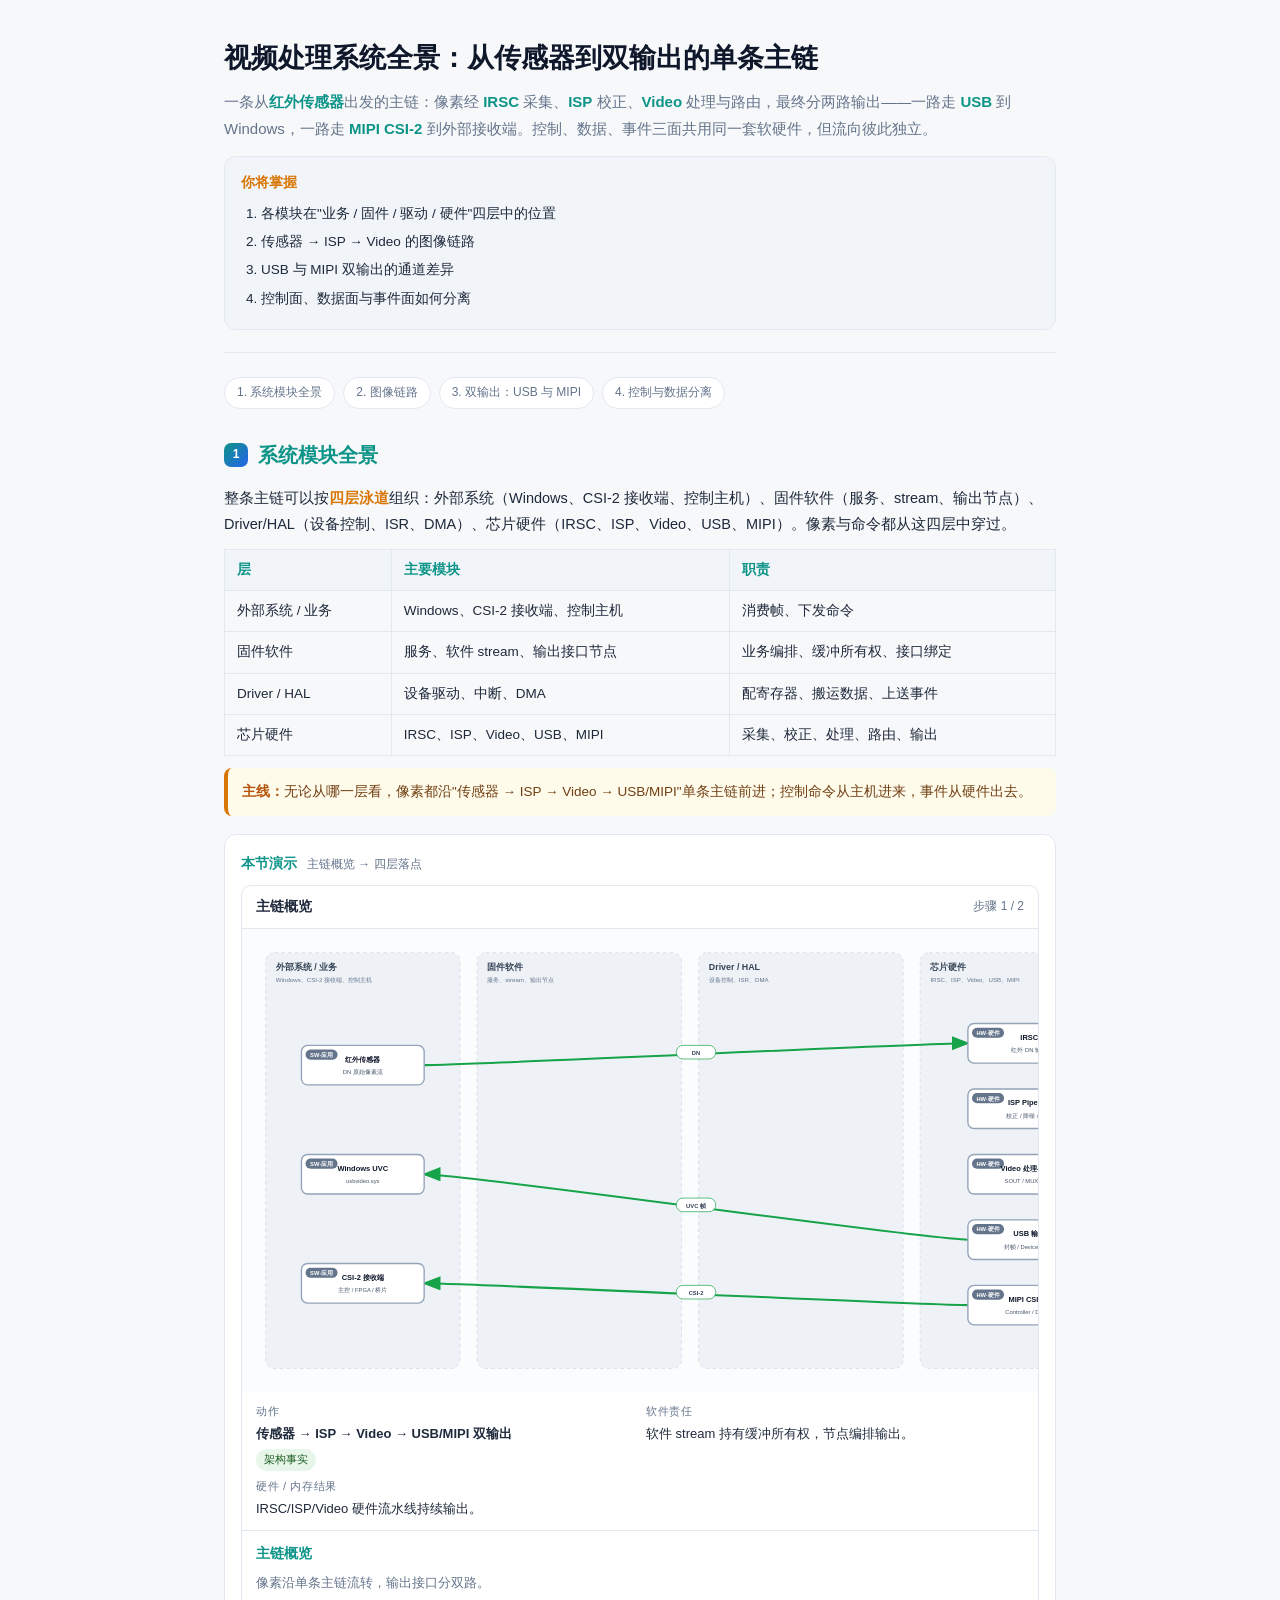
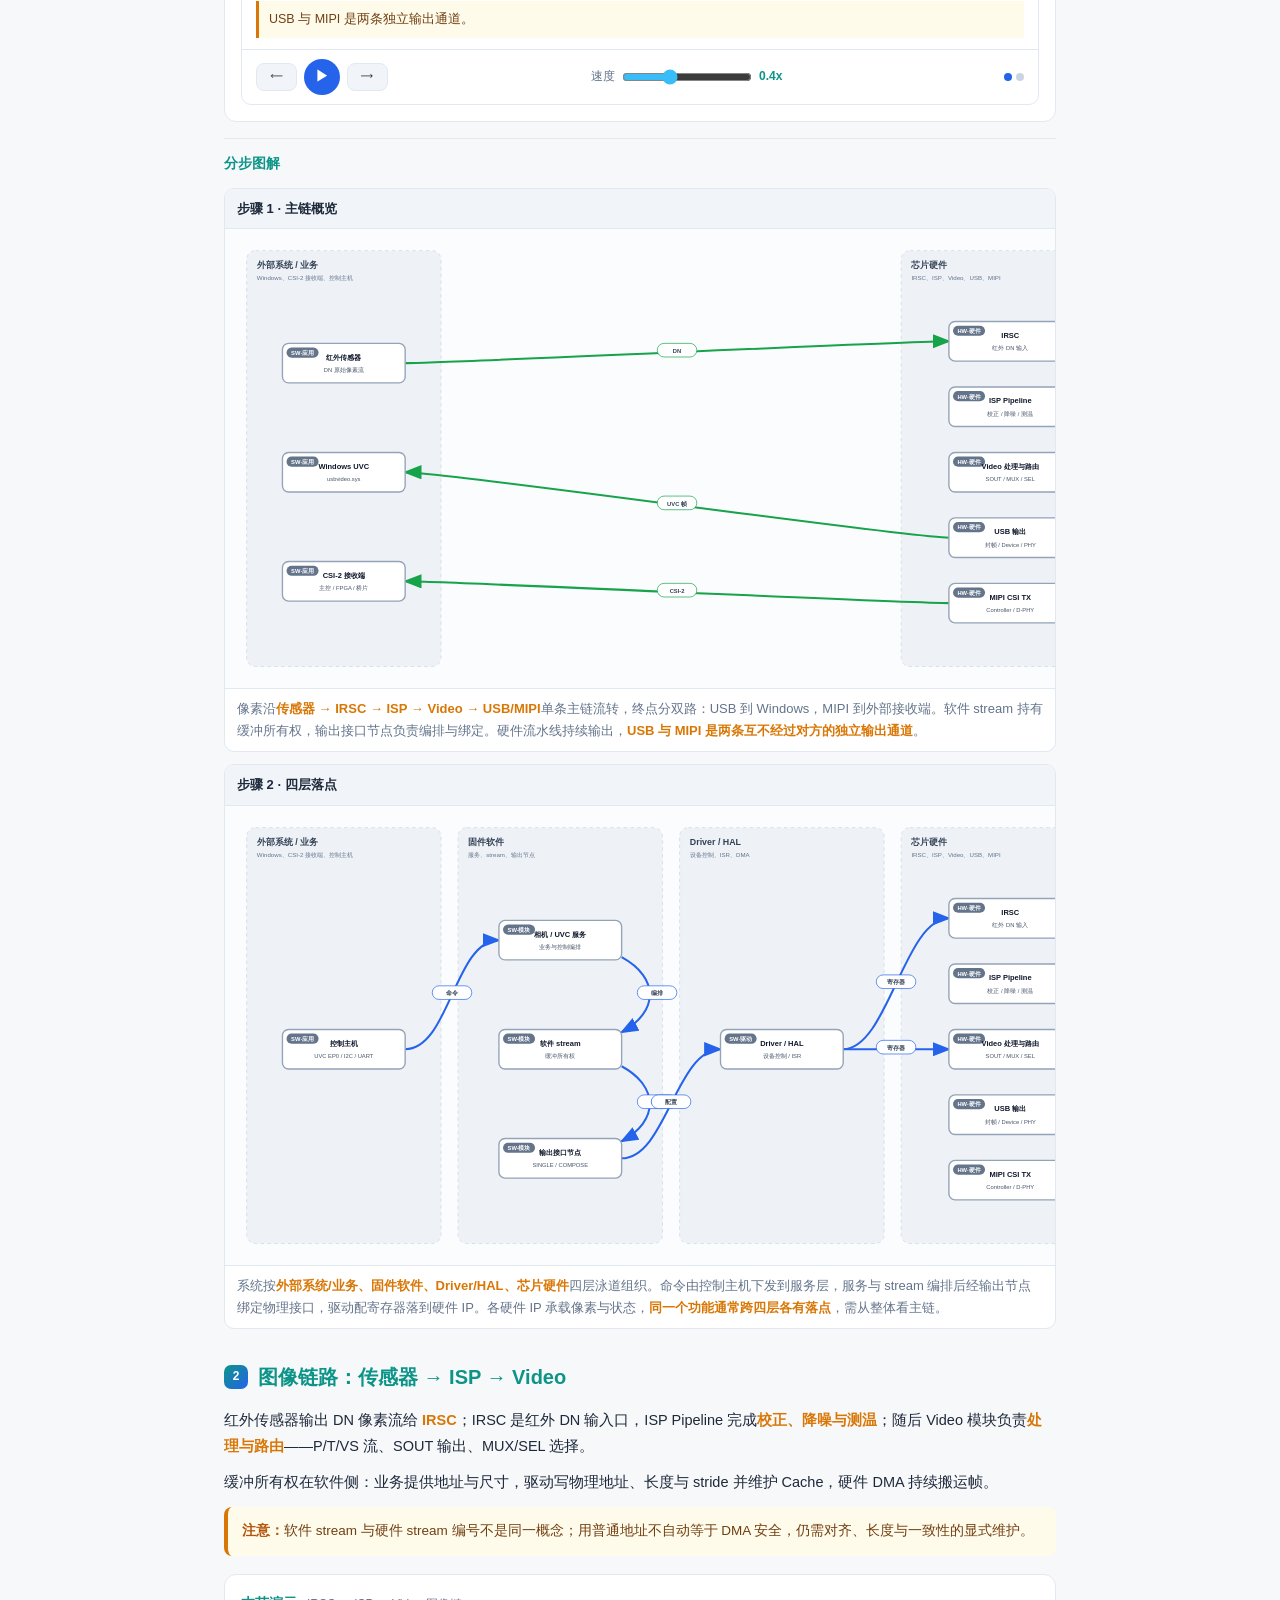
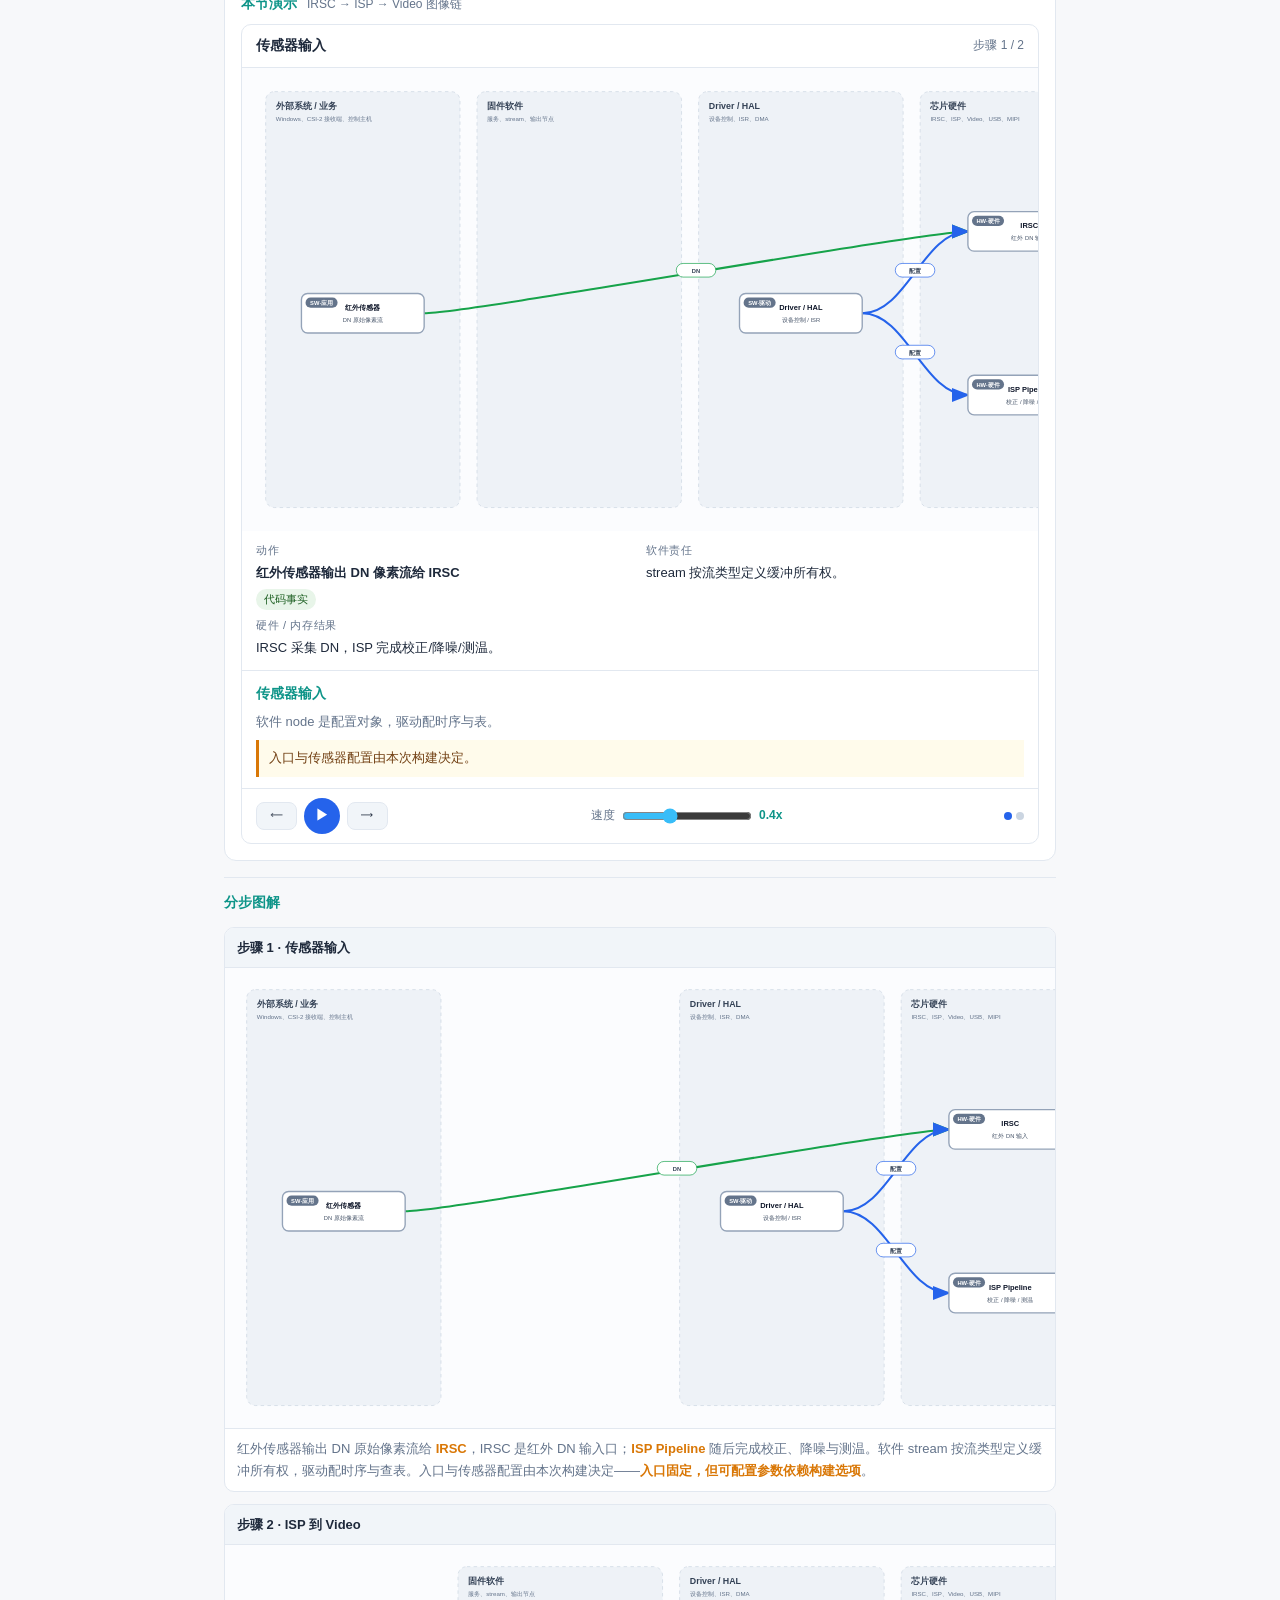
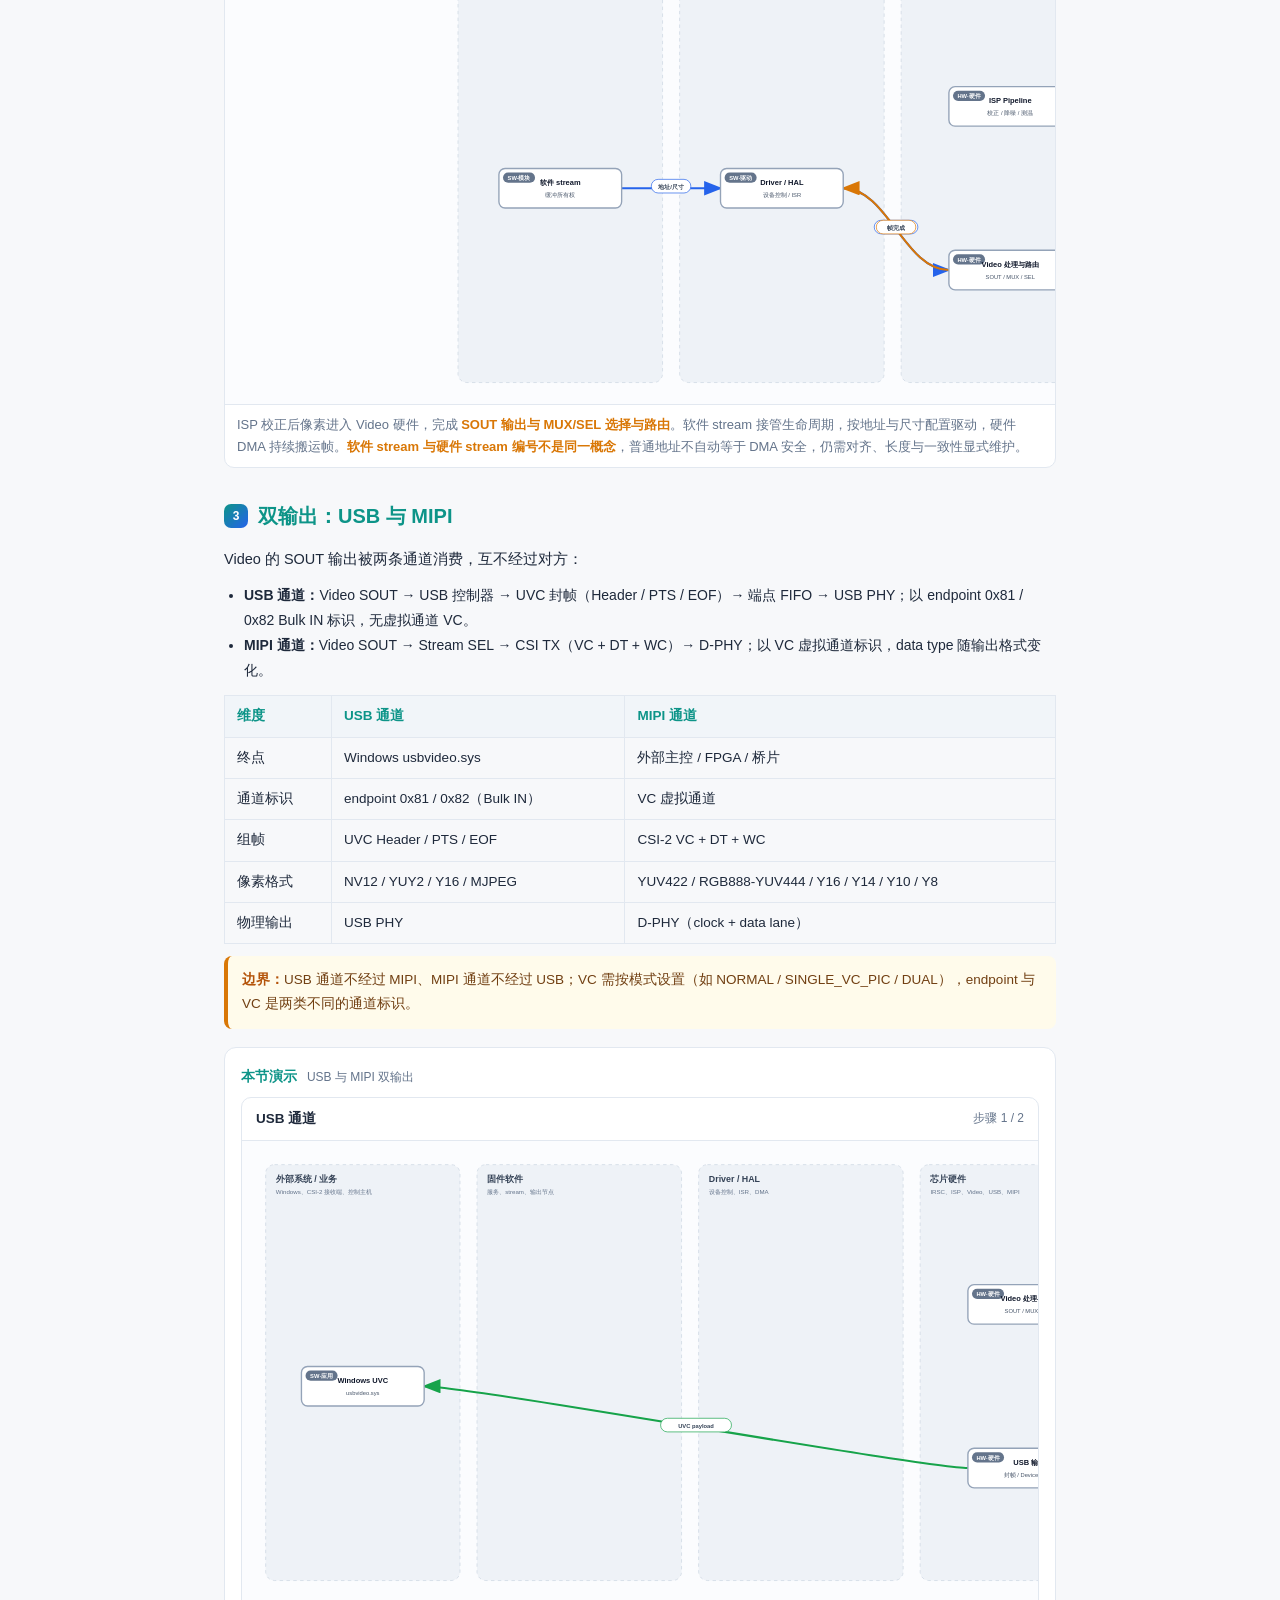
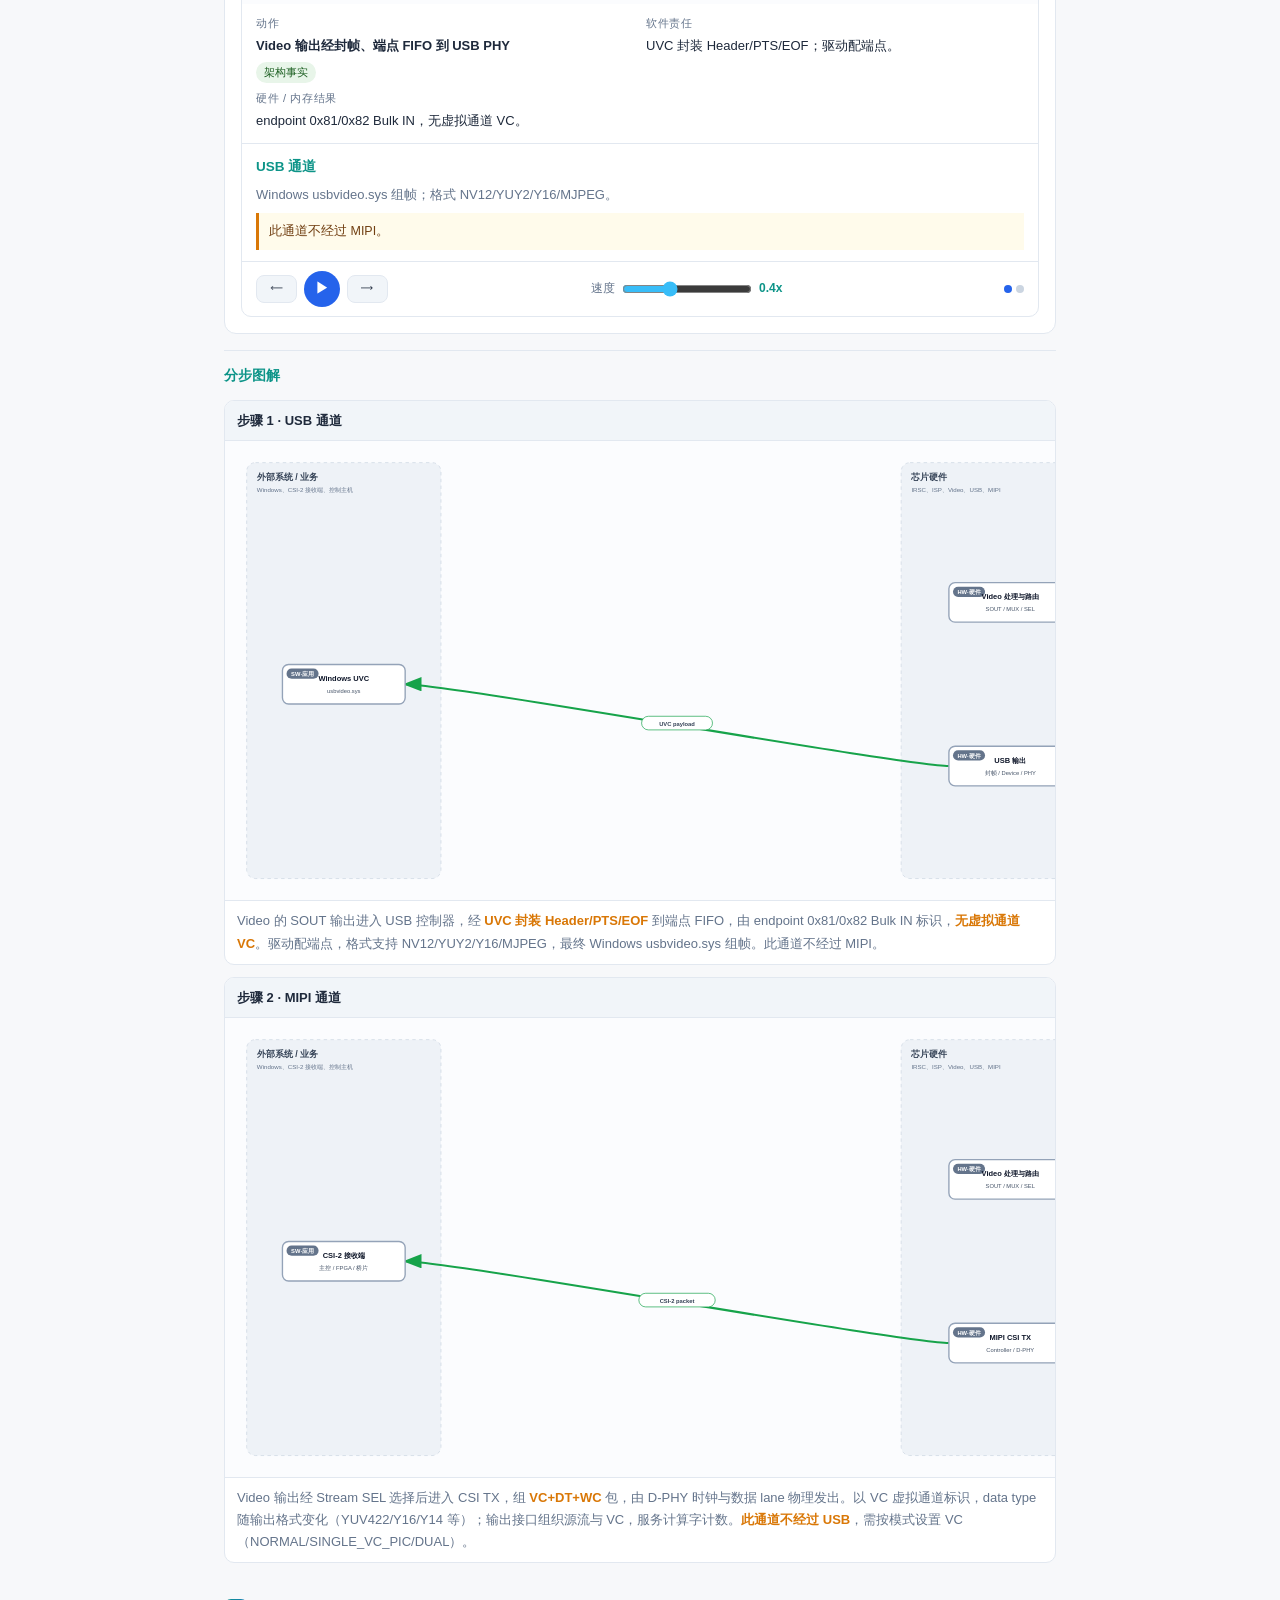
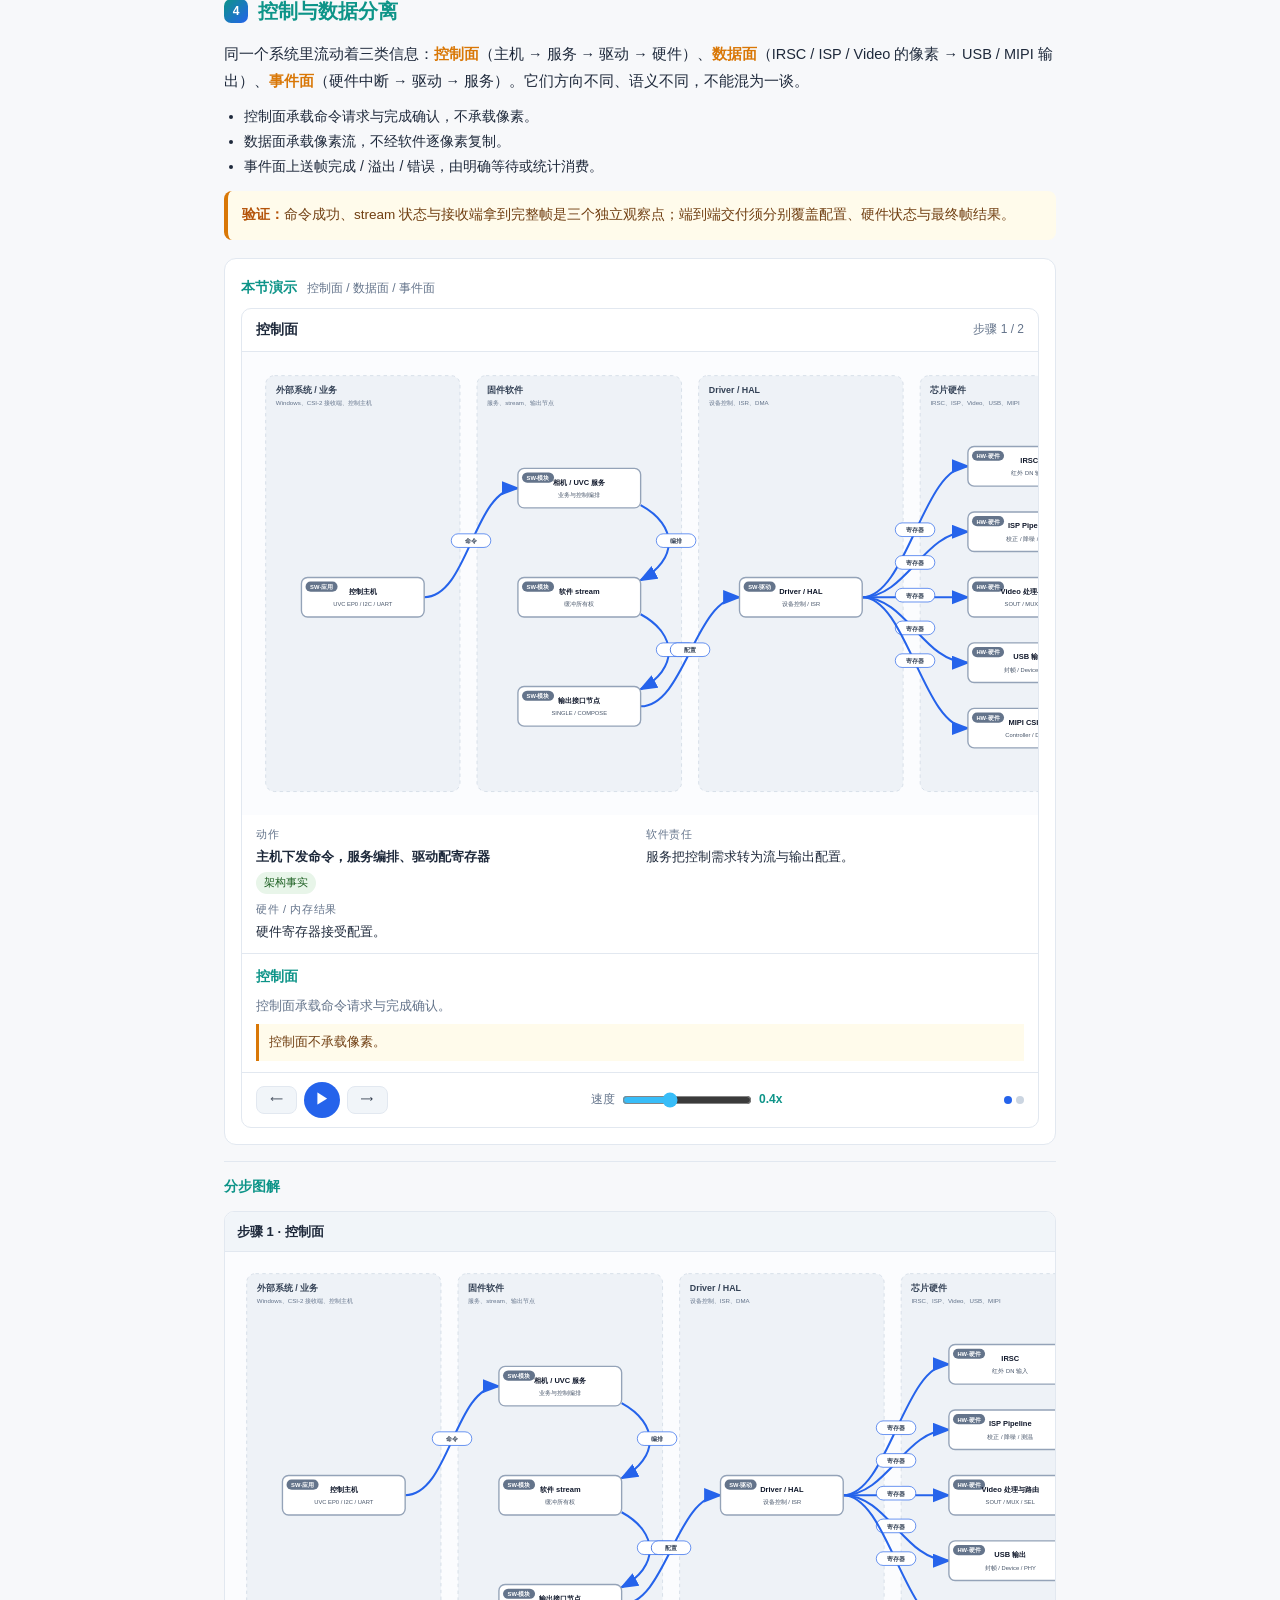
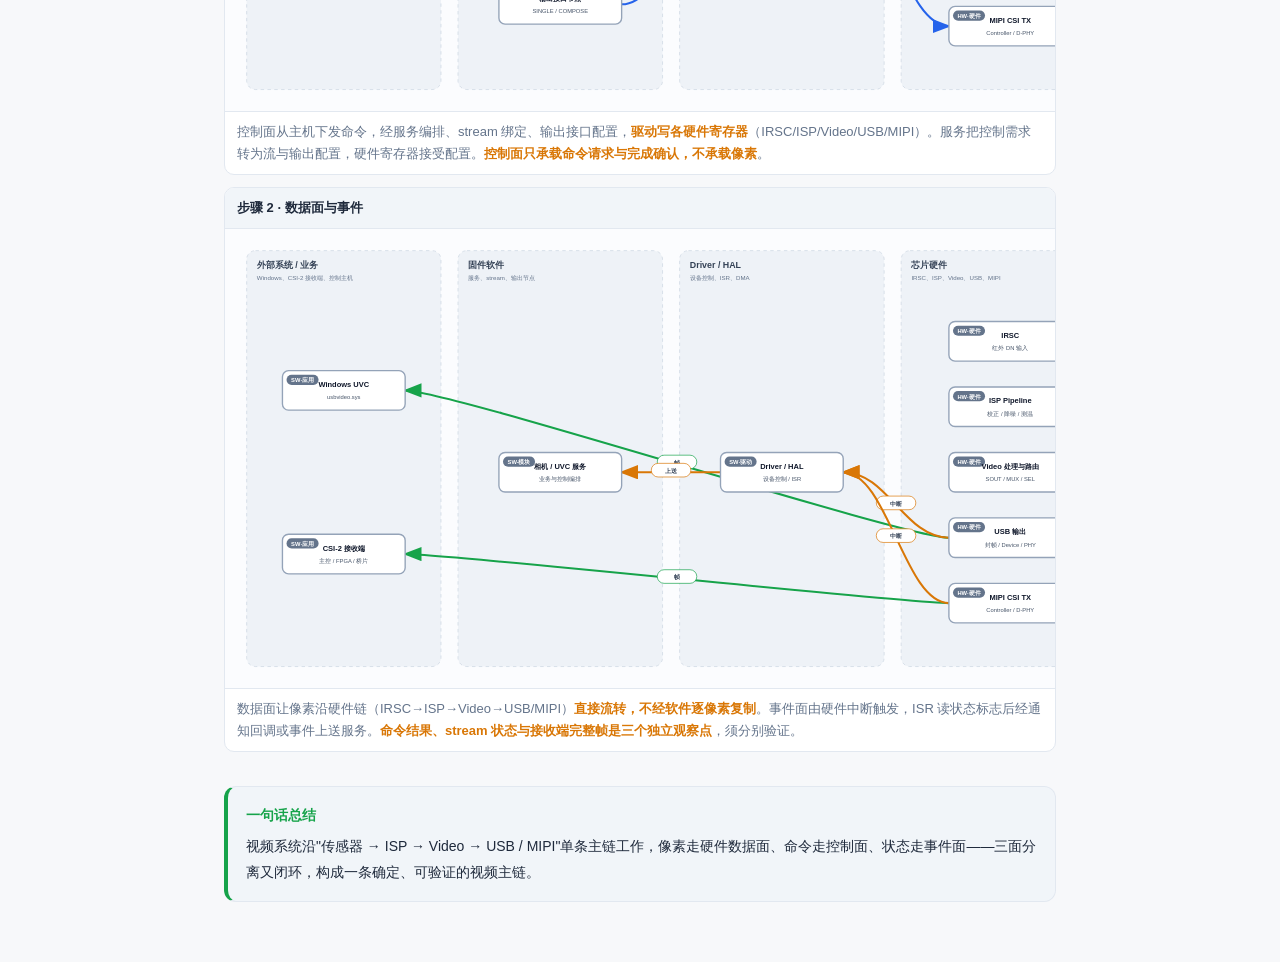
<file: static/demos/system-panorama-pipeline-demo.html>
<!doctype html>
<html lang="zh-CN">
<head>
<meta charset="utf-8">
<meta name="viewport" content="width=device-width,initial-scale=1">
<title>视频处理系统全景：从传感器到双输出的单条主链</title>
<style>
:root{
  --bg:#f7f8fa; --panel:#ffffff; --panel2:#f1f5f9; --line:#e2e8f0;
  --text:#1e293b; --muted:#64748b; --blue:#2563eb; --teal:#0d9488;
  --green:#16a34a; --gold:#d97706; --orange:#ea580c; --purple:#7c3aed; --red:#dc2626;
  --command:#2563eb; --data:#16a34a; --event:#d97706; --error:#dc2626;
}
*{box-sizing:border-box;margin:0;padding:0}
body{background:var(--bg);color:var(--text);font-family:"PingFang SC","Microsoft YaHei","Noto Sans CJK SC",sans-serif;line-height:1.8;padding:0}
.page{max-width:880px;margin:0 auto;padding:40px 24px 60px}
header{border-bottom:1px solid var(--line);padding-bottom:22px;margin-bottom:24px}
h1{font-size:27px;line-height:1.35;margin-bottom:12px;color:#0f172a}
.lead{color:var(--muted);font-size:15px;line-height:1.8}
.lead b{color:var(--teal)}
.learn{margin-top:14px;padding:14px 16px;background:var(--panel2);border:1px solid var(--line);border-radius:12px;font-size:13.5px}
.learn b{color:var(--gold);display:block;margin-bottom:6px}
.learn ol{margin-left:20px;color:var(--text)}
.learn li{margin-bottom:4px}
.toc{display:flex;flex-wrap:wrap;gap:8px;margin:0 0 28px}
.toc a{color:var(--muted);text-decoration:none;border:1px solid var(--line);padding:4px 12px;border-radius:99px;font-size:12px;background:var(--panel)}
.toc a:hover{color:var(--teal);border-color:var(--teal)}
section{margin-bottom:30px}
h2{font-size:20px;margin-bottom:12px;color:var(--teal);display:flex;align-items:center;gap:10px}
h2 .n{font-size:12px;background:linear-gradient(135deg,#0d9488,#2563eb);color:#fff;width:24px;height:24px;border-radius:7px;display:inline-flex;align-items:center;justify-content:center;flex:none}
p{color:var(--text);margin-bottom:10px;font-size:14.5px}
p b{color:var(--gold)}
p code,li code,td code{background:var(--panel2);border:1px solid var(--line);padding:1px 6px;border-radius:5px;color:#0369a1;font-size:12.5px;font-family:Consolas,monospace}
ul{color:var(--text);font-size:14px}
.keybox{margin:12px 0;padding:12px 14px;background:#fffbeb;border-left:4px solid var(--gold);border-radius:8px;font-size:13.5px;color:#713f12}
.keybox b{color:#b45309}
table{width:100%;border-collapse:collapse;margin:12px 0;font-size:13.5px}
th,td{border:1px solid var(--line);padding:8px 12px;text-align:left}
th{background:var(--panel2);color:var(--teal)}
td b{color:var(--green)}
pre{background:#0b1220;border-radius:8px;padding:12px 14px;overflow-x:auto;margin:12px 0;font-size:12.5px;line-height:1.6;color:#93c5fd;font-family:Consolas,monospace}
/* 动画组件 */
.demo{margin:18px 0 6px;padding:16px;background:var(--panel);border:1px solid var(--line);border-radius:12px}
.demo h3{color:var(--teal);font-size:14px;margin-bottom:8px}
.demo h3 small{color:var(--muted);font-weight:400;font-size:12px;margin-left:6px}
.dwrap{border:1px solid var(--line);border-radius:10px;overflow:hidden;background:var(--panel)}
.dhead{display:flex;justify-content:space-between;align-items:center;padding:9px 14px;border-bottom:1px solid var(--line)}
.dhead b{font-size:13.5px}
.dhead span{color:var(--muted);font-size:12px}
.dcanvas{overflow-x:auto;padding:10px;background:#fbfcfe}
svg{display:block;width:100%;min-width:900px;height:auto}
.detail{padding:10px 14px;display:grid;grid-template-columns:1fr 1fr;gap:6px 12px;font-size:13px}
.detail .lbl{color:var(--muted);font-size:11px;letter-spacing:.06em}
.detail b{display:block;color:var(--text)}
.detail .fact{display:inline-block;margin-top:4px;padding:1px 8px;border-radius:99px;background:#e8f5e9;color:#1b5e20;font-size:11px}
.dnarr{padding:11px 14px;border-top:1px solid var(--line)}
.dnarr h4{margin:0 0 4px;color:var(--teal);font-size:13.5px}
.dnarr p{margin:0;color:var(--muted);font-size:13px}
.dnote{margin-top:7px;padding:7px 10px;border-left:3px solid var(--gold);background:#fffbeb;color:#713f12;font-size:12.5px}
.dcontrols{display:flex;align-items:center;gap:7px;padding:9px 14px;border-top:1px solid var(--line);flex-wrap:wrap}
.dcontrols button{padding:6px 13px;border:1px solid var(--line);border-radius:8px;background:var(--panel2);color:var(--text);cursor:pointer;font-size:12.5px}
.dcontrols button.play{width:36px;height:36px;border:0;border-radius:50%;background:var(--blue);color:#fff;font-size:15px;padding:0}
.dcontrols .speed{display:flex;align-items:center;gap:7px;margin-left:auto;font-size:12px;color:var(--muted)}
.dcontrols input{width:130px;accent-color:#38bdf8}
.dcontrols .spdv{font-weight:700;color:var(--teal);min-width:42px}
.dprogress{display:flex;gap:4px;margin-left:auto}
.dprogress i{width:8px;height:8px;border-radius:50%;background:#cbd5e1}
.dprogress i.on{background:var(--blue)}
/* 分步图解 */
.stepfigs{margin-top:16px;border-top:1px solid var(--line);padding-top:12px}
.stepfigs>h4{color:var(--teal);font-size:14px;margin-bottom:10px}
.stepfig{margin:12px 0;border:1px solid var(--line);border-radius:10px;overflow:hidden;background:var(--panel)}
.fighead{padding:8px 12px;background:var(--panel2);font-size:13px;font-weight:700;color:var(--text);border-bottom:1px solid var(--line)}
.fighead small{color:var(--muted);font-weight:400;margin-left:6px}
.figcanvas{overflow-x:auto;padding:8px;background:#fbfcfe}
.stepfig svg{min-width:900px}
.figexp{padding:9px 12px;font-size:13px;color:var(--muted);line-height:1.7;border-top:1px solid var(--line)}
.figexp b{color:var(--gold)}
.summary{margin-top:34px;padding:16px 18px;background:var(--panel2);border:1px solid var(--line);border-left:4px solid var(--green);border-radius:12px}
.summary b{color:var(--green);display:block;margin-bottom:6px;font-size:14px}
.summary p{margin:0;color:var(--text);font-size:14px}
@media(max-width:650px){.page{padding:22px 14px 40px}.detail{grid-template-columns:1fr}h1{font-size:23px}}
</style>
</head>
<body>
<div class="page">

<header>
  <h1>视频处理系统全景：从传感器到双输出的单条主链</h1>
  <p class="lead">一条从<b>红外传感器</b>出发的主链：像素经 <b>IRSC</b> 采集、<b>ISP</b> 校正、<b>Video</b> 处理与路由，最终分两路输出——一路走 <b>USB</b> 到 Windows，一路走 <b>MIPI CSI-2</b> 到外部接收端。控制、数据、事件三面共用同一套软硬件，但流向彼此独立。</p>
  <div class="learn">
    <b>你将掌握</b>
    <ol>
      <li>各模块在"业务 / 固件 / 驱动 / 硬件"四层中的位置</li>
      <li>传感器 → ISP → Video 的图像链路</li>
      <li>USB 与 MIPI 双输出的通道差异</li>
      <li>控制面、数据面与事件面如何分离</li>
    </ol>
  </div>
</header>

<nav class="toc">
  <a href="#s1">1. 系统模块全景</a>
  <a href="#s2">2. 图像链路</a>
  <a href="#s3">3. 双输出：USB 与 MIPI</a>
  <a href="#s4">4. 控制与数据分离</a>
</nav>

<!-- ============ 1 ============ -->
<section id="s1">
  <h2><span class="n">1</span>系统模块全景</h2>
  <p>整条主链可以按<b>四层泳道</b>组织：外部系统（Windows、CSI-2 接收端、控制主机）、固件软件（服务、stream、输出节点）、Driver/HAL（设备控制、ISR、DMA）、芯片硬件（IRSC、ISP、Video、USB、MIPI）。像素与命令都从这四层中穿过。</p>
  <table>
    <tr><th>层</th><th>主要模块</th><th>职责</th></tr>
    <tr><td>外部系统 / 业务</td><td>Windows、CSI-2 接收端、控制主机</td><td>消费帧、下发命令</td></tr>
    <tr><td>固件软件</td><td>服务、软件 stream、输出接口节点</td><td>业务编排、缓冲所有权、接口绑定</td></tr>
    <tr><td>Driver / HAL</td><td>设备驱动、中断、DMA</td><td>配寄存器、搬运数据、上送事件</td></tr>
    <tr><td>芯片硬件</td><td>IRSC、ISP、Video、USB、MIPI</td><td>采集、校正、处理、路由、输出</td></tr>
  </table>
  <div class="keybox"><b>主线：</b>无论从哪一层看，像素都沿"传感器 → ISP → Video → USB/MIPI"单条主链前进；控制命令从主机进来，事件从硬件出去。</div>
  <div class="demo" id="d1">
    <h3>本节演示 <small>主链概览 → 四层落点</small></h3>
    <div class="dwrap">
      <div class="dhead"><b id="s1t"></b><span id="s1m"></span></div>
      <div class="dcanvas"><svg id="s1g" viewBox="0 0 1320 650"></svg></div>
      <div class="detail">
        <div><div class="lbl">动作</div><b id="s1a"></b><span class="fact" id="s1l"></span></div>
        <div><div class="lbl">软件责任</div><span id="s1sw"></span></div>
        <div><div class="lbl">硬件 / 内存结果</div><span id="s1hw"></span></div>
      </div>
      <div class="dnarr"><h4 id="s1d"></h4><p id="s1p"></p><div class="dnote" id="s1n"></div></div>
      <div class="dcontrols">
        <button id="s1prev">⟵</button><button class="play" id="s1play">▶</button><button id="s1next">⟶</button>
        <span class="speed">速度<input type="range" id="s1spd" min="8" max="100" value="40"><span class="spdv" id="s1v">0.4x</span></span>
        <div class="dprogress" id="s1pbar"></div>
      </div>
    </div>
  </div>

  <div class="stepfigs">
    <h4>分步图解</h4>
    <div class="stepfig">
      <div class="fighead">步骤 1 · 主链概览</div>
      <div class="figcanvas"><svg id="sfs1_0g" viewBox="0 0 1320 650"></svg></div>
      <div class="figexp">像素沿<b>传感器 → IRSC → ISP → Video → USB/MIPI</b>单条主链流转，终点分双路：USB 到 Windows，MIPI 到外部接收端。软件 stream 持有缓冲所有权，输出接口节点负责编排与绑定。硬件流水线持续输出，<b>USB 与 MIPI 是两条互不经过对方的独立输出通道</b>。</div>
    </div>
    <div class="stepfig">
      <div class="fighead">步骤 2 · 四层落点</div>
      <div class="figcanvas"><svg id="sfs1_1g" viewBox="0 0 1320 650"></svg></div>
      <div class="figexp">系统按<b>外部系统/业务、固件软件、Driver/HAL、芯片硬件</b>四层泳道组织。命令由控制主机下发到服务层，服务与 stream 编排后经输出节点绑定物理接口，驱动配寄存器落到硬件 IP。各硬件 IP 承载像素与状态，<b>同一个功能通常跨四层各有落点</b>，需从整体看主链。</div>
    </div>
  </div>
</section>

<!-- ============ 2 ============ -->
<section id="s2">
  <h2><span class="n">2</span>图像链路：传感器 → ISP → Video</h2>
  <p>红外传感器输出 DN 像素流给 <b>IRSC</b>；IRSC 是红外 DN 输入口，ISP Pipeline 完成<b>校正、降噪与测温</b>；随后 Video 模块负责<b>处理与路由</b>——P/T/VS 流、SOUT 输出、MUX/SEL 选择。</p>
  <p>缓冲所有权在软件侧：业务提供地址与尺寸，驱动写物理地址、长度与 stride 并维护 Cache，硬件 DMA 持续搬运帧。</p>
  <div class="keybox"><b>注意：</b>软件 stream 与硬件 stream 编号不是同一概念；用普通地址不自动等于 DMA 安全，仍需对齐、长度与一致性的显式维护。</div>
  <div class="demo" id="d2">
    <h3>本节演示 <small>IRSC → ISP → Video 图像链</small></h3>
    <div class="dwrap">
      <div class="dhead"><b id="s2t"></b><span id="s2m"></span></div>
      <div class="dcanvas"><svg id="s2g" viewBox="0 0 1320 650"></svg></div>
      <div class="detail">
        <div><div class="lbl">动作</div><b id="s2a"></b><span class="fact" id="s2l"></span></div>
        <div><div class="lbl">软件责任</div><span id="s2sw"></span></div>
        <div><div class="lbl">硬件 / 内存结果</div><span id="s2hw"></span></div>
      </div>
      <div class="dnarr"><h4 id="s2d"></h4><p id="s2p"></p><div class="dnote" id="s2n"></div></div>
      <div class="dcontrols">
        <button id="s2prev">⟵</button><button class="play" id="s2play">▶</button><button id="s2next">⟶</button>
        <span class="speed">速度<input type="range" id="s2spd" min="8" max="100" value="40"><span class="spdv" id="s2v">0.4x</span></span>
        <div class="dprogress" id="s2pbar"></div>
      </div>
    </div>
  </div>

  <div class="stepfigs">
    <h4>分步图解</h4>
    <div class="stepfig">
      <div class="fighead">步骤 1 · 传感器输入</div>
      <div class="figcanvas"><svg id="sfs2_0g" viewBox="0 0 1320 650"></svg></div>
      <div class="figexp">红外传感器输出 DN 原始像素流给 <b>IRSC</b>，IRSC 是红外 DN 输入口；<b>ISP Pipeline</b> 随后完成校正、降噪与测温。软件 stream 按流类型定义缓冲所有权，驱动配时序与查表。入口与传感器配置由本次构建决定——<b>入口固定，但可配置参数依赖构建选项</b>。</div>
    </div>
    <div class="stepfig">
      <div class="fighead">步骤 2 · ISP 到 Video</div>
      <div class="figcanvas"><svg id="sfs2_1g" viewBox="0 0 1320 650"></svg></div>
      <div class="figexp">ISP 校正后像素进入 Video 硬件，完成 <b>SOUT 输出与 MUX/SEL 选择与路由</b>。软件 stream 接管生命周期，按地址与尺寸配置驱动，硬件 DMA 持续搬运帧。<b>软件 stream 与硬件 stream 编号不是同一概念</b>，普通地址不自动等于 DMA 安全，仍需对齐、长度与一致性显式维护。</div>
    </div>
  </div>
</section>

<!-- ============ 3 ============ -->
<section id="s3">
  <h2><span class="n">3</span>双输出：USB 与 MIPI</h2>
  <p>Video 的 SOUT 输出被两条通道消费，互不经过对方：</p>
  <ul style="margin-left:20px">
    <li><b>USB 通道：</b>Video SOUT → USB 控制器 → UVC 封帧（Header / PTS / EOF）→ 端点 FIFO → USB PHY；以 endpoint 0x81 / 0x82 Bulk IN 标识，无虚拟通道 VC。</li>
    <li><b>MIPI 通道：</b>Video SOUT → Stream SEL → CSI TX（VC + DT + WC）→ D-PHY；以 VC 虚拟通道标识，data type 随输出格式变化。</li>
  </ul>
  <table>
    <tr><th>维度</th><th>USB 通道</th><th>MIPI 通道</th></tr>
    <tr><td>终点</td><td>Windows usbvideo.sys</td><td>外部主控 / FPGA / 桥片</td></tr>
    <tr><td>通道标识</td><td>endpoint 0x81 / 0x82（Bulk IN）</td><td>VC 虚拟通道</td></tr>
    <tr><td>组帧</td><td>UVC Header / PTS / EOF</td><td>CSI-2 VC + DT + WC</td></tr>
    <tr><td>像素格式</td><td>NV12 / YUY2 / Y16 / MJPEG</td><td>YUV422 / RGB888-YUV444 / Y16 / Y14 / Y10 / Y8</td></tr>
    <tr><td>物理输出</td><td>USB PHY</td><td>D-PHY（clock + data lane）</td></tr>
  </table>
  <div class="keybox"><b>边界：</b>USB 通道不经过 MIPI、MIPI 通道不经过 USB；VC 需按模式设置（如 NORMAL / SINGLE_VC_PIC / DUAL），endpoint 与 VC 是两类不同的通道标识。</div>
  <div class="demo" id="d3">
    <h3>本节演示 <small>USB 与 MIPI 双输出</small></h3>
    <div class="dwrap">
      <div class="dhead"><b id="s3t"></b><span id="s3m"></span></div>
      <div class="dcanvas"><svg id="s3g" viewBox="0 0 1320 650"></svg></div>
      <div class="detail">
        <div><div class="lbl">动作</div><b id="s3a"></b><span class="fact" id="s3l"></span></div>
        <div><div class="lbl">软件责任</div><span id="s3sw"></span></div>
        <div><div class="lbl">硬件 / 内存结果</div><span id="s3hw"></span></div>
      </div>
      <div class="dnarr"><h4 id="s3d"></h4><p id="s3p"></p><div class="dnote" id="s3n"></div></div>
      <div class="dcontrols">
        <button id="s3prev">⟵</button><button class="play" id="s3play">▶</button><button id="s3next">⟶</button>
        <span class="speed">速度<input type="range" id="s3spd" min="8" max="100" value="40"><span class="spdv" id="s3v">0.4x</span></span>
        <div class="dprogress" id="s3pbar"></div>
      </div>
    </div>
  </div>

  <div class="stepfigs">
    <h4>分步图解</h4>
    <div class="stepfig">
      <div class="fighead">步骤 1 · USB 通道</div>
      <div class="figcanvas"><svg id="sfs3_0g" viewBox="0 0 1320 650"></svg></div>
      <div class="figexp">Video 的 SOUT 输出进入 USB 控制器，经 <b>UVC 封装 Header/PTS/EOF</b> 到端点 FIFO，由 endpoint 0x81/0x82 Bulk IN 标识，<b>无虚拟通道 VC</b>。驱动配端点，格式支持 NV12/YUY2/Y16/MJPEG，最终 Windows usbvideo.sys 组帧。此通道不经过 MIPI。</div>
    </div>
    <div class="stepfig">
      <div class="fighead">步骤 2 · MIPI 通道</div>
      <div class="figcanvas"><svg id="sfs3_1g" viewBox="0 0 1320 650"></svg></div>
      <div class="figexp">Video 输出经 Stream SEL 选择后进入 CSI TX，组 <b>VC+DT+WC</b> 包，由 D-PHY 时钟与数据 lane 物理发出。以 VC 虚拟通道标识，data type 随输出格式变化（YUV422/Y16/Y14 等）；输出接口组织源流与 VC，服务计算字计数。<b>此通道不经过 USB</b>，需按模式设置 VC（NORMAL/SINGLE_VC_PIC/DUAL）。</div>
    </div>
  </div>
</section>

<!-- ============ 4 ============ -->
<section id="s4">
  <h2><span class="n">4</span>控制与数据分离</h2>
  <p>同一个系统里流动着三类信息：<b>控制面</b>（主机 → 服务 → 驱动 → 硬件）、<b>数据面</b>（IRSC / ISP / Video 的像素 → USB / MIPI 输出）、<b>事件面</b>（硬件中断 → 驱动 → 服务）。它们方向不同、语义不同，不能混为一谈。</p>
  <ul style="margin-left:20px">
    <li>控制面承载命令请求与完成确认，不承载像素。</li>
    <li>数据面承载像素流，不经软件逐像素复制。</li>
    <li>事件面上送帧完成 / 溢出 / 错误，由明确等待或统计消费。</li>
  </ul>
  <div class="keybox"><b>验证：</b>命令成功、stream 状态与接收端拿到完整帧是三个独立观察点；端到端交付须分别覆盖配置、硬件状态与最终帧结果。</div>
  <div class="demo" id="d4">
    <h3>本节演示 <small>控制面 / 数据面 / 事件面</small></h3>
    <div class="dwrap">
      <div class="dhead"><b id="s4t"></b><span id="s4m"></span></div>
      <div class="dcanvas"><svg id="s4g" viewBox="0 0 1320 650"></svg></div>
      <div class="detail">
        <div><div class="lbl">动作</div><b id="s4a"></b><span class="fact" id="s4l"></span></div>
        <div><div class="lbl">软件责任</div><span id="s4sw"></span></div>
        <div><div class="lbl">硬件 / 内存结果</div><span id="s4hw"></span></div>
      </div>
      <div class="dnarr"><h4 id="s4d"></h4><p id="s4p"></p><div class="dnote" id="s4n"></div></div>
      <div class="dcontrols">
        <button id="s4prev">⟵</button><button class="play" id="s4play">▶</button><button id="s4next">⟶</button>
        <span class="speed">速度<input type="range" id="s4spd" min="8" max="100" value="40"><span class="spdv" id="s4v">0.4x</span></span>
        <div class="dprogress" id="s4pbar"></div>
      </div>
    </div>
  </div>

  <div class="stepfigs">
    <h4>分步图解</h4>
    <div class="stepfig">
      <div class="fighead">步骤 1 · 控制面</div>
      <div class="figcanvas"><svg id="sfs4_0g" viewBox="0 0 1320 650"></svg></div>
      <div class="figexp">控制面从主机下发命令，经服务编排、stream 绑定、输出接口配置，<b>驱动写各硬件寄存器</b>（IRSC/ISP/Video/USB/MIPI）。服务把控制需求转为流与输出配置，硬件寄存器接受配置。<b>控制面只承载命令请求与完成确认，不承载像素</b>。</div>
    </div>
    <div class="stepfig">
      <div class="fighead">步骤 2 · 数据面与事件</div>
      <div class="figcanvas"><svg id="sfs4_1g" viewBox="0 0 1320 650"></svg></div>
      <div class="figexp">数据面让像素沿硬件链（IRSC→ISP→Video→USB/MIPI）<b>直接流转，不经软件逐像素复制</b>。事件面由硬件中断触发，ISR 读状态标志后经通知回调或事件上送服务。<b>命令结果、stream 状态与接收端完整帧是三个独立观察点</b>，须分别验证。</div>
    </div>
  </div>
</section>

<div class="summary"><b>一句话总结</b><p>视频系统沿"传感器 → ISP → Video → USB / MIPI"单条主链工作，像素走硬件数据面、命令走控制面、状态走事件面——三面分离又闭环，构成一条确定、可验证的视频主链。</p></div>

</div>

<script>
"use strict";
const lanes={external:{title:'外部系统 / 业务',sub:'Windows、CSI-2 接收端、控制主机',x:20,w:285},app:{title:'固件软件',sub:'服务、stream、输出节点',x:330,w:300},driver:{title:'Driver / HAL',sub:'设备控制、ISR、DMA',x:655,w:300},hardware:{title:'芯片硬件',sub:'IRSC、ISP、Video、USB、MIPI',x:980,w:320}};
const nodes={sensor:['红外传感器','DN 原始像素流','external'],win:['Windows UVC','usbvideo.sys','external'],rx:['CSI-2 接收端','主控 / FPGA / 桥片','external'],host:['控制主机','UVC EP0 / I2C / UART','external'],service:['相机 / UVC 服务','业务与控制编排','app'],stream:['软件 stream','缓冲所有权','app'],oi:['输出接口节点','SINGLE / COMPOSE','app'],driver:['Driver / HAL','设备控制 / ISR','driver'],irsc:['IRSC','红外 DN 输入','hardware'],isp:['ISP Pipeline','校正 / 降噪 / 测温','hardware'],video:['Video 处理与路由','SOUT / MUX / SEL','hardware'],usb:['USB 输出','封帧 / Device / PHY','hardware'],mipi:['MIPI CSI TX','Controller / D-PHY','hardware']};
const laneOrder=['external','app','driver','hardware'];
function layout(item){const group={external:[],app:[],driver:[],hardware:[]},out={};item.nodes.forEach(id=>group[nodes[id][2]].push(id));laneOrder.forEach(k=>{const lane=lanes[k],arr=group[k],gap=480/Math.max(arr.length,1);arr.forEach((id,i)=>out[id]={x:lane.x+lane.w/2,y:105+gap*(i+.5)});});return out}
function geom(a,b,pos){const p=pos[a],q=pos[b],same=nodes[a][2]===nodes[b][2];if(same){const d=q.y>=p.y?1:-1;return{d:`M${p.x+90} ${p.y+25*d} C${p.x+145} ${p.y+55*d},${q.x+145} ${q.y-55*d},${q.x+90} ${q.y-25*d}`,x:p.x+142,y:(p.y+q.y)/2}}const d=q.x>p.x?1:-1;return{d:`M${p.x+90*d} ${p.y} C${p.x+155*d} ${p.y},${q.x-155*d} ${q.y},${q.x-90*d} ${q.y}`,x:(p.x+q.x)/2,y:(p.y+q.y)/2}}
function draw(svgEl,item,pfx,focus){pfx=pfx||'';const pos=layout(item);let s='<defs>'+['command','data','event','error'].map(k=>`<marker id="${pfx}m${k}" markerWidth="9" markerHeight="9" refX="8" refY="3.5" orient="auto"><path d="M0 0L9 3.5L0 7Z" fill="var(--${k})"/></marker>`).join('')+'</defs>';const act={};item.nodes.forEach(function(id){act[nodes[id][2]]=1});laneOrder.forEach(k=>{if(focus&&!act[k])return;const l=lanes[k];s+=`<rect x="${l.x}" y="20" width="${l.w}" height="610" rx="13" style="stroke:#cbd5e1;stroke-dasharray:5 5;fill:#eef2f7"/><text x="${l.x+15}" y="46" style="fill:#334155;font-size:13px;font-weight:800">${l.title}</text><text x="${l.x+15}" y="63" style="fill:#64748b;font-size:9px">${l.sub}</text>`});item.edges.forEach(([a,b,k,t])=>{const g=geom(a,b,pos),w=Math.max(58,t.length*8+16);s+=`<path d="${g.d}" marker-end="url(#${pfx}m${k})" style="fill:none;stroke-width:3;stroke:var(--${k})"/><rect x="${g.x-w/2}" y="${g.y-13}" width="${w}" height="20" rx="10" style="fill:#fff;stroke:var(--${k})"/><text x="${g.x}" y="${g.y+1}" text-anchor="middle" style="fill:#334155;font-size:8.5px;font-weight:700">${t}</text>`});item.nodes.forEach(id=>{const n=nodes[id],p=pos[id],style=n[3]||n[2],role=n[3]==='memory'?'内存区':{external:'SW·应用',app:'SW·模块',driver:'SW·驱动',hardware:'HW·硬件'}[n[2]],tw=role.length*7+12;s+=`<g><rect x="${p.x-90}" y="${p.y-29}" width="180" height="58" rx="9" style="fill:#ffffff;stroke-width:2;stroke:${style==='memory'?'#d97706':'#94a3b8'}"/><rect x="${p.x-84}" y="${p.y-23}" width="${tw}" height="15" rx="7.5" style="fill:${style==='memory'?'#d97706':'#64748b'}"/><text x="${p.x-84+tw/2}" y="${p.y-12}" text-anchor="middle" style="fill:#fff;font-size:8.5px;font-weight:700">${role}</text><text x="${p.x}" y="${p.y-5}" text-anchor="middle" style="fill:#0f172a;font-size:11px;font-weight:800">${n[0]}</text><text x="${p.x}" y="${p.y+13}" text-anchor="middle" style="fill:#475569;font-size:8.5px">${n[1]}</text></g>`});svgEl.innerHTML=s}
function makePlayer(p,steps){
  const $=id=>document.getElementById(p+id);
  let idx=0,timer=null,SPEED=0.4;
  const spdEl=$('spd'),spdVal=$('v');
  spdEl.addEventListener('input',function(){SPEED=spdEl.value/100;spdVal.textContent=SPEED.toFixed(2)+'x';if(timer){stop();$('play').click();}});
  function render(){const x=steps[idx];$('t').textContent=x.title;$('m').textContent=`步骤 ${idx+1} / ${steps.length}`;$('a').textContent=x.action;$('l').textContent=x.level;$('sw').textContent=x.software;$('hw').textContent=x.hardware;$('d').textContent=x.title;$('p').textContent=x.description;$('n').textContent=x.note;$('pbar').innerHTML=steps.map((_,i)=>`<i class="${i===idx?'on':''}"></i>`).join('');draw($('g'),x)}
  function next(){idx=(idx+1)%steps.length;render()}
  function prev(){idx=(idx-1+steps.length)%steps.length;render()}
  function stop(){if(timer){clearInterval(timer);timer=null}$('play').textContent='▶'}
  $('prev').onclick=function(){stop();prev()};$('next').onclick=function(){stop();next()};$('play').onclick=function(){if(timer){stop()}else{timer=setInterval(next,Math.round(3200/SPEED));$('play').textContent='Ⅱ'}};
  render();
}
const S1=[
 {title:'主链概览',action:'传感器 → ISP → Video → USB/MIPI 双输出',level:'架构事实',software:'软件 stream 持有缓冲所有权，节点编排输出。',hardware:'IRSC/ISP/Video 硬件流水线持续输出。',description:'像素沿单条主链流转，输出接口分双路。',note:'USB 与 MIPI 是两条独立输出通道。',nodes:['sensor','irsc','isp','video','usb','mipi','win','rx'],edges:[['sensor','irsc','data','DN'],['irsc','isp','data','像素'],['isp','video','data','像素'],['video','usb','data','输出'],['video','mipi','data','输出'],['usb','win','data','UVC 帧'],['mipi','rx','data','CSI-2']]},
 {title:'四层落点',action:'外部系统、固件、驱动、硬件各司其职',level:'架构事实',software:'服务与 stream 编排，输出节点绑定物理接口。',hardware:'各硬件 IP 承载像素与状态。',description:'命令由主机下到服务，再经驱动配硬件。',note:'同一个模块通常跨四层各有落点。',nodes:['host','service','stream','oi','driver','irsc','isp','video','usb','mipi'],edges:[['host','service','command','命令'],['service','stream','command','编排'],['stream','oi','command','绑定'],['oi','driver','command','配置'],['driver','irsc','command','寄存器'],['driver','video','command','寄存器']]}
];
const S2=[
 {title:'传感器输入',action:'红外传感器输出 DN 像素流给 IRSC',level:'代码事实',software:'stream 按流类型定义缓冲所有权。',hardware:'IRSC 采集 DN，ISP 完成校正/降噪/测温。',description:'软件 node 是配置对象，驱动配时序与表。',note:'入口与传感器配置由本次构建决定。',nodes:['sensor','irsc','isp','driver'],edges:[['sensor','irsc','data','DN'],['irsc','isp','data','像素'],['driver','irsc','command','配置'],['driver','isp','command','配置']]},
 {title:'ISP 到 Video',action:'ISP 校正后，Video 处理并路由输出',level:'代码事实',software:'stream 接管生命周期，Video 路由像素。',hardware:'Video 硬件处理来自 ISP 的数据。',description:'Video 完成 SOUT 输出与 MUX/SEL 选择。',note:'软件 stream 与硬件 stream 编号不是同一概念。',nodes:['isp','video','stream','driver'],edges:[['isp','video','data','像素'],['stream','driver','command','地址/尺寸'],['driver','video','command','DMA 配置'],['video','driver','event','帧完成']]}
];
const S3=[
 {title:'USB 通道',action:'Video 输出经封帧、端点 FIFO 到 USB PHY',level:'架构事实',software:'UVC 封装 Header/PTS/EOF；驱动配端点。',hardware:'endpoint 0x81/0x82 Bulk IN，无虚拟通道 VC。',description:'Windows usbvideo.sys 组帧；格式 NV12/YUY2/Y16/MJPEG。',note:'此通道不经过 MIPI。',nodes:['video','usb','win'],edges:[['video','usb','data','SOUT'],['usb','win','data','UVC payload']]},
 {title:'MIPI 通道',action:'Video 输出经 Stream SEL、CSI TX 到 D-PHY',level:'架构事实',software:'输出接口组织源流与 VC，服务计算字计数。',hardware:'CSI TX 组 VC+DT+WC，D-PHY 时钟/数据 lane。',description:'VC 虚拟通道；data type 随输出格式：YUV422/Y16/Y14 等。',note:'此通道不经过 USB；需设置 VC 模式。',nodes:['video','mipi','rx'],edges:[['video','mipi','data','源流'],['mipi','rx','data','CSI-2 packet']]}
];
const S4=[
 {title:'控制面',action:'主机下发命令，服务编排、驱动配寄存器',level:'架构事实',software:'服务把控制需求转为流与输出配置。',hardware:'硬件寄存器接受配置。',description:'控制面承载命令请求与完成确认。',note:'控制面不承载像素。',nodes:['host','service','stream','oi','driver','irsc','isp','video','usb','mipi'],edges:[['host','service','command','命令'],['service','stream','command','编排'],['stream','oi','command','绑定'],['oi','driver','command','配置'],['driver','irsc','command','寄存器'],['driver','isp','command','寄存器'],['driver','video','command','寄存器'],['driver','usb','command','寄存器'],['driver','mipi','command','寄存器']]},
 {title:'数据面与事件',action:'像素沿硬件链流转，事件回线程',level:'架构事实',software:'ISR 读标志经通知回调或事件上送。',hardware:'ISP/Video/USB/MIPI 产生中断。',description:'数据面承载像素，事件面承载状态反馈。',note:'命令结果、stream 状态与完整帧须分别验证。',nodes:['irsc','isp','video','usb','mipi','driver','service','win','rx'],edges:[['irsc','isp','data','像素'],['isp','video','data','像素'],['video','usb','data','输出'],['video','mipi','data','输出'],['usb','win','data','帧'],['mipi','rx','data','帧'],['usb','driver','event','中断'],['mipi','driver','event','中断'],['driver','service','event','上送']]}
];
makePlayer('s1',S1);
makePlayer('s2',S2);
makePlayer('s3',S3);
makePlayer('s4',S4);
/* 静态分步图解：按顺序渲染每步图（复用 draw，前缀防 marker 冲突） */
[['s1',S1],['s2',S2],['s3',S3],['s4',S4]].forEach(function(gp){
  var p=gp[0],steps=gp[1];
  steps.forEach(function(st,si){
    var el=document.getElementById('sf'+p+'_'+si+'g');
    if(el){draw(el,st,'sf'+p+'_'+si+'_',true);}
  });
});
</script>
</body>
</html>
</file>
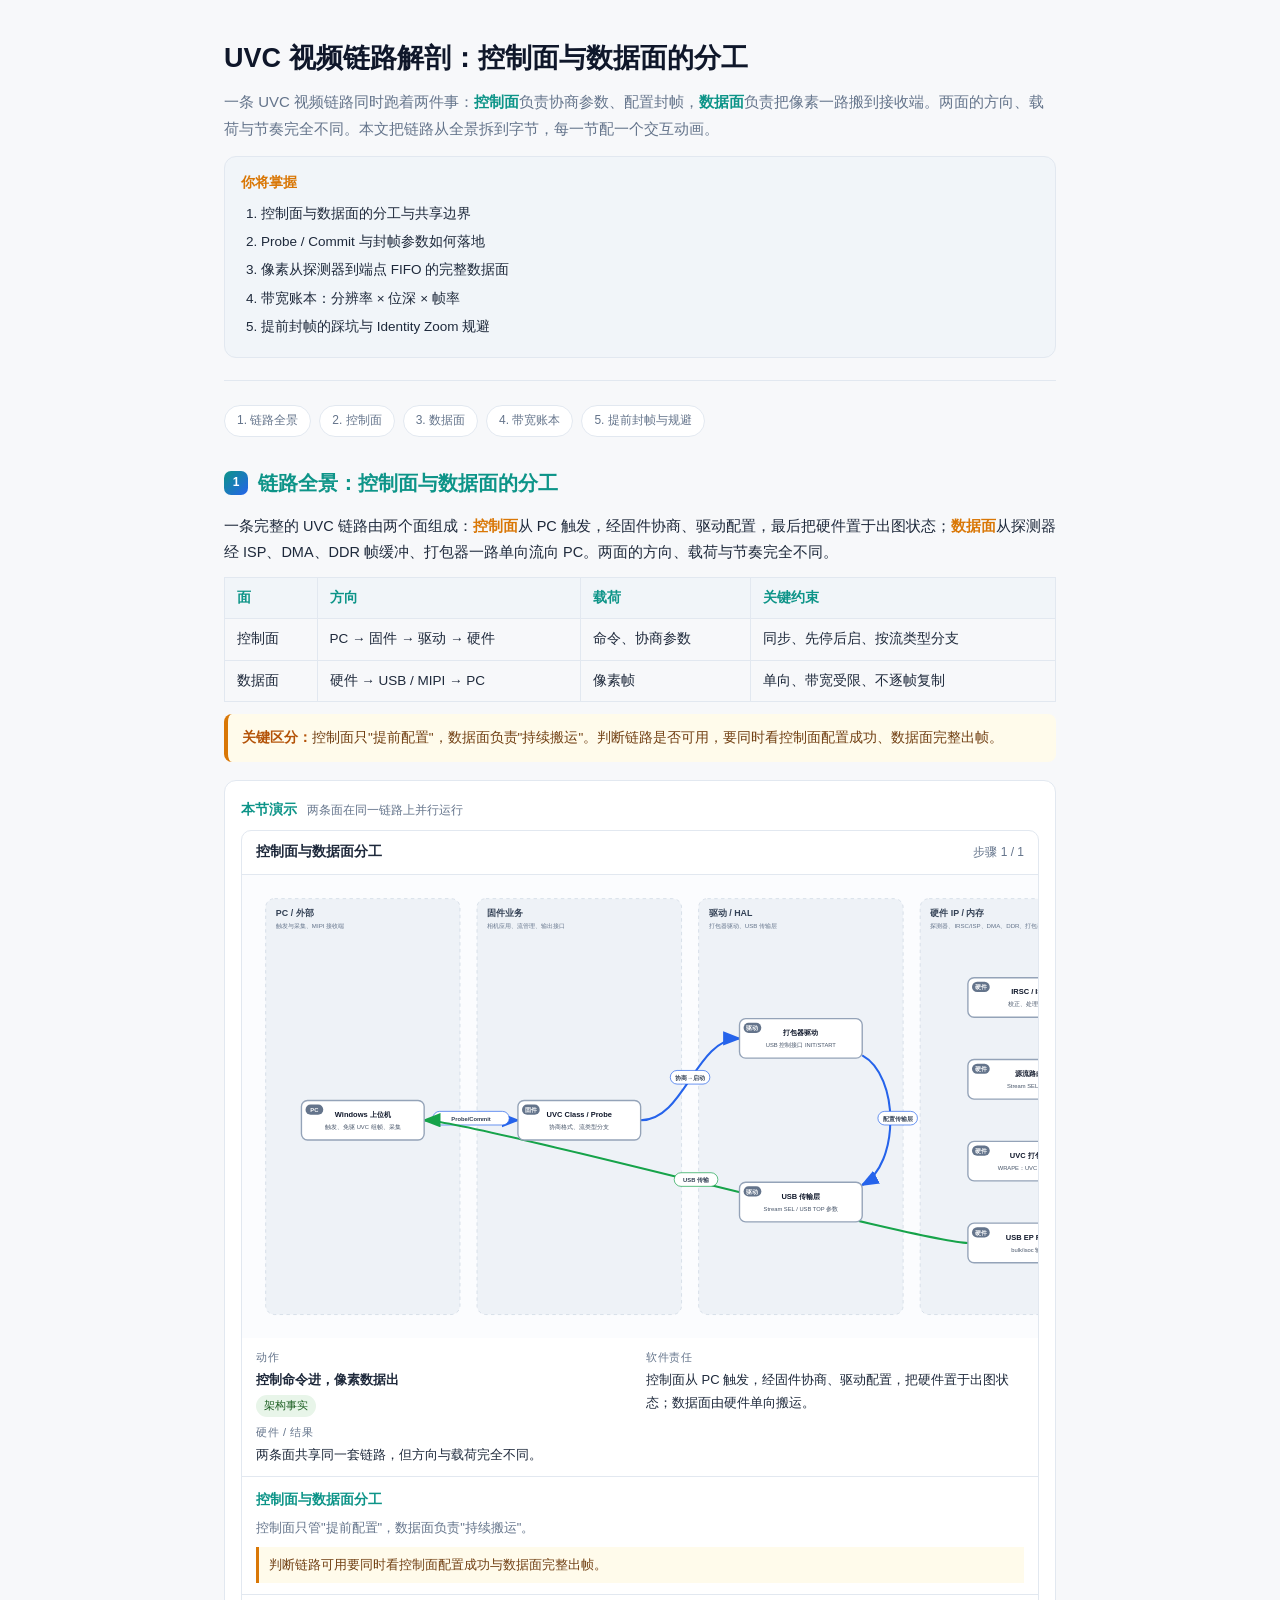
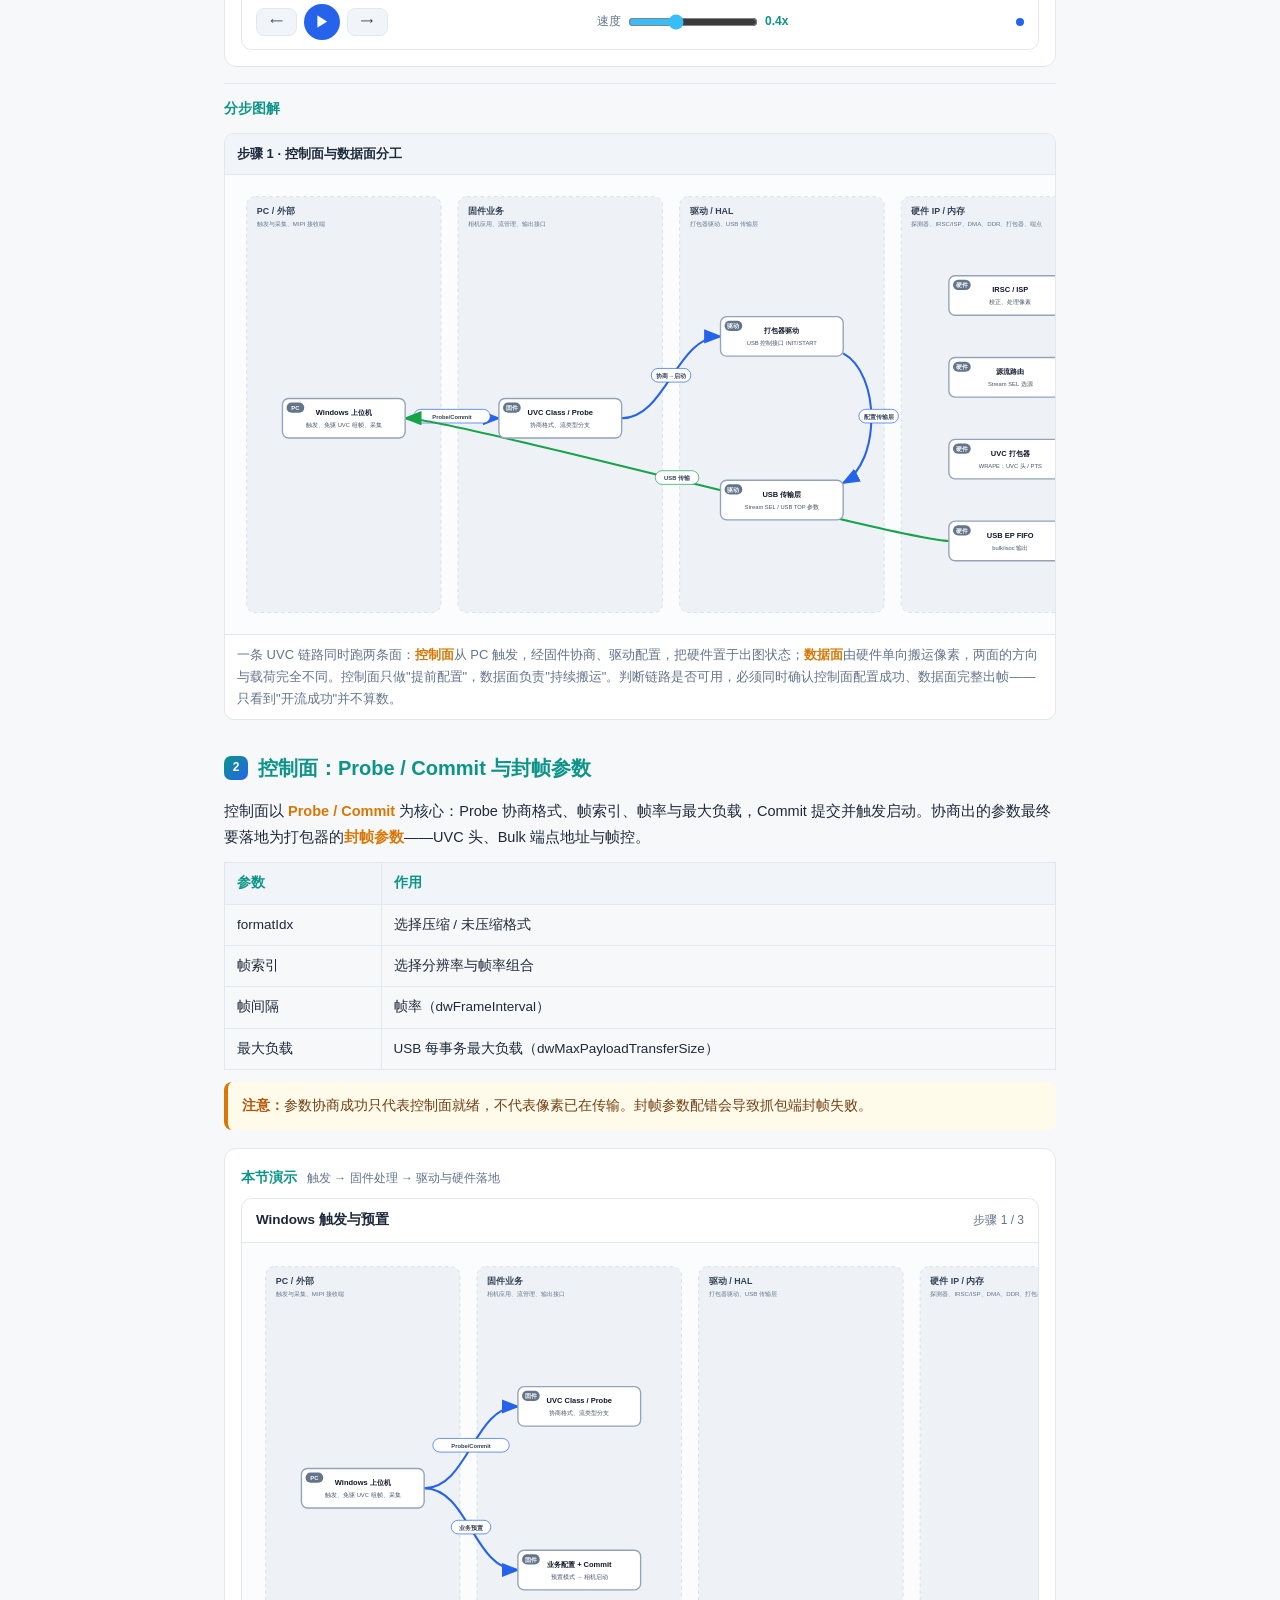
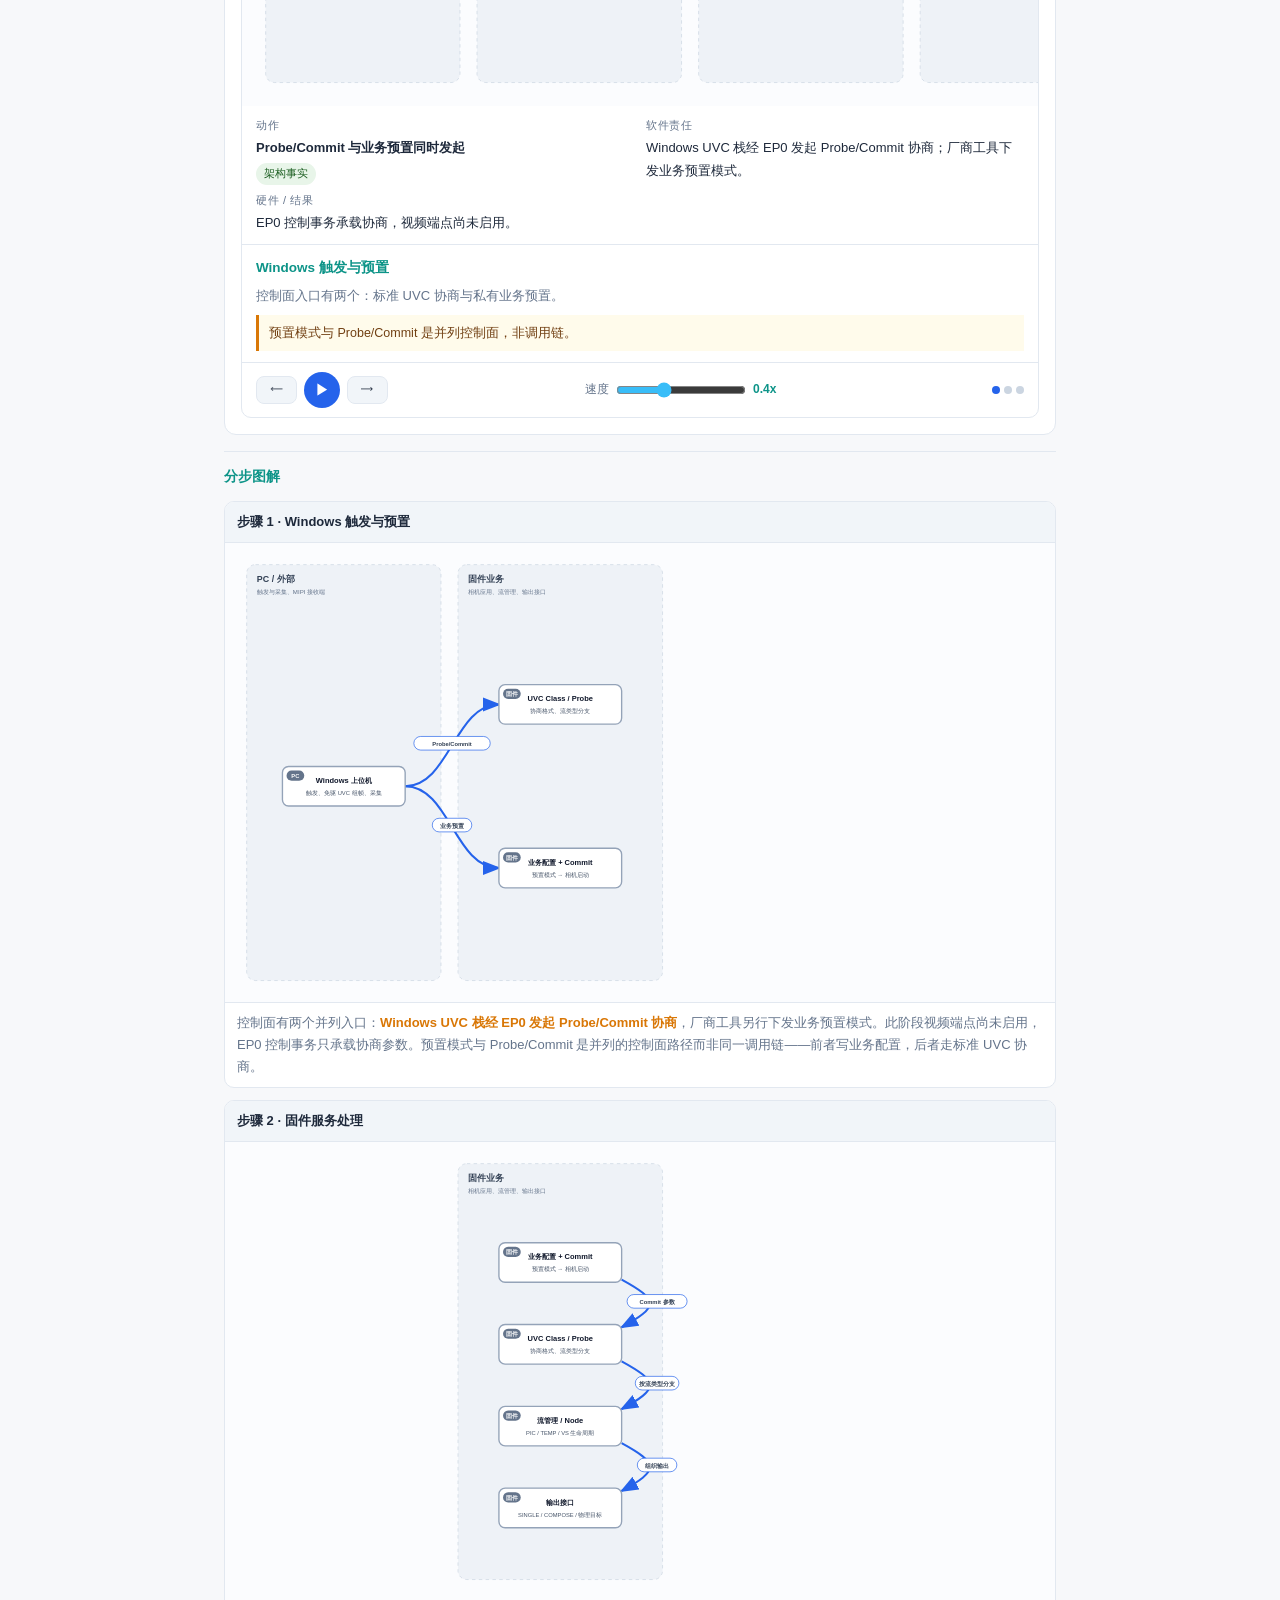
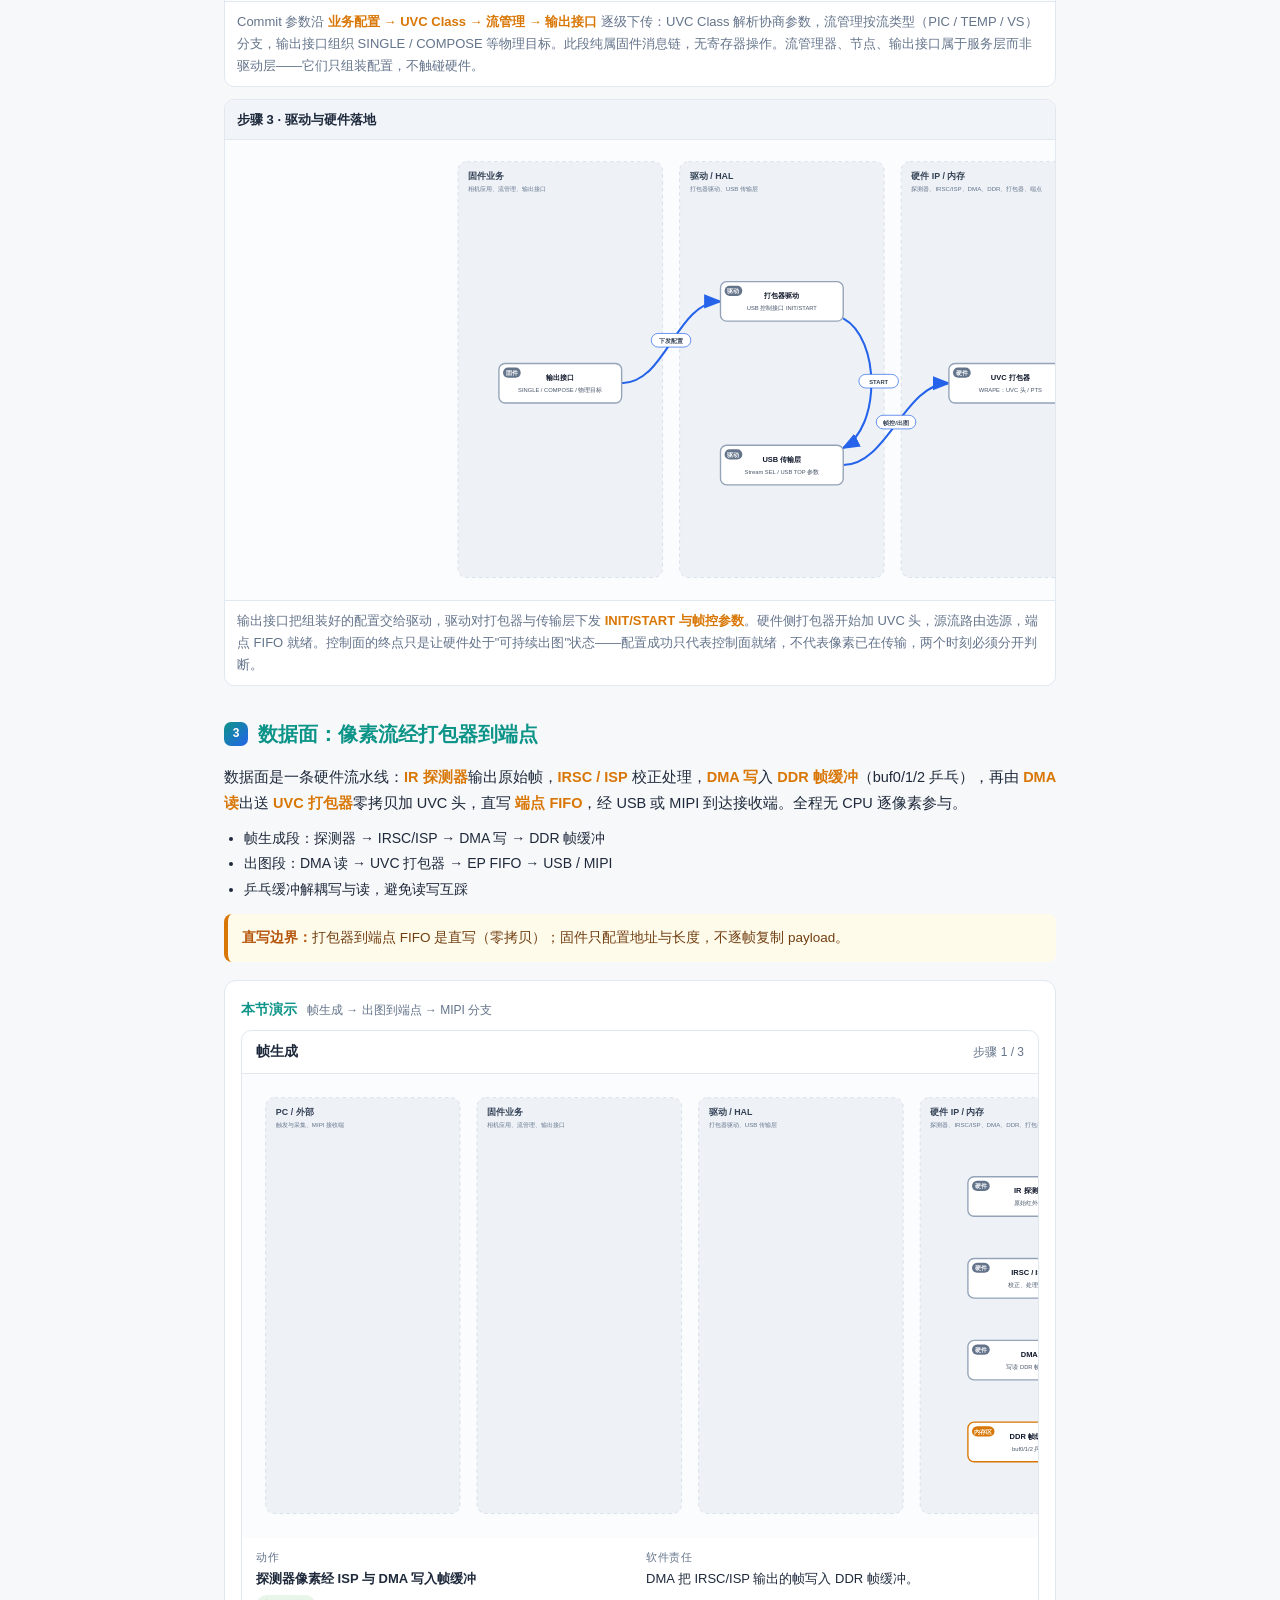
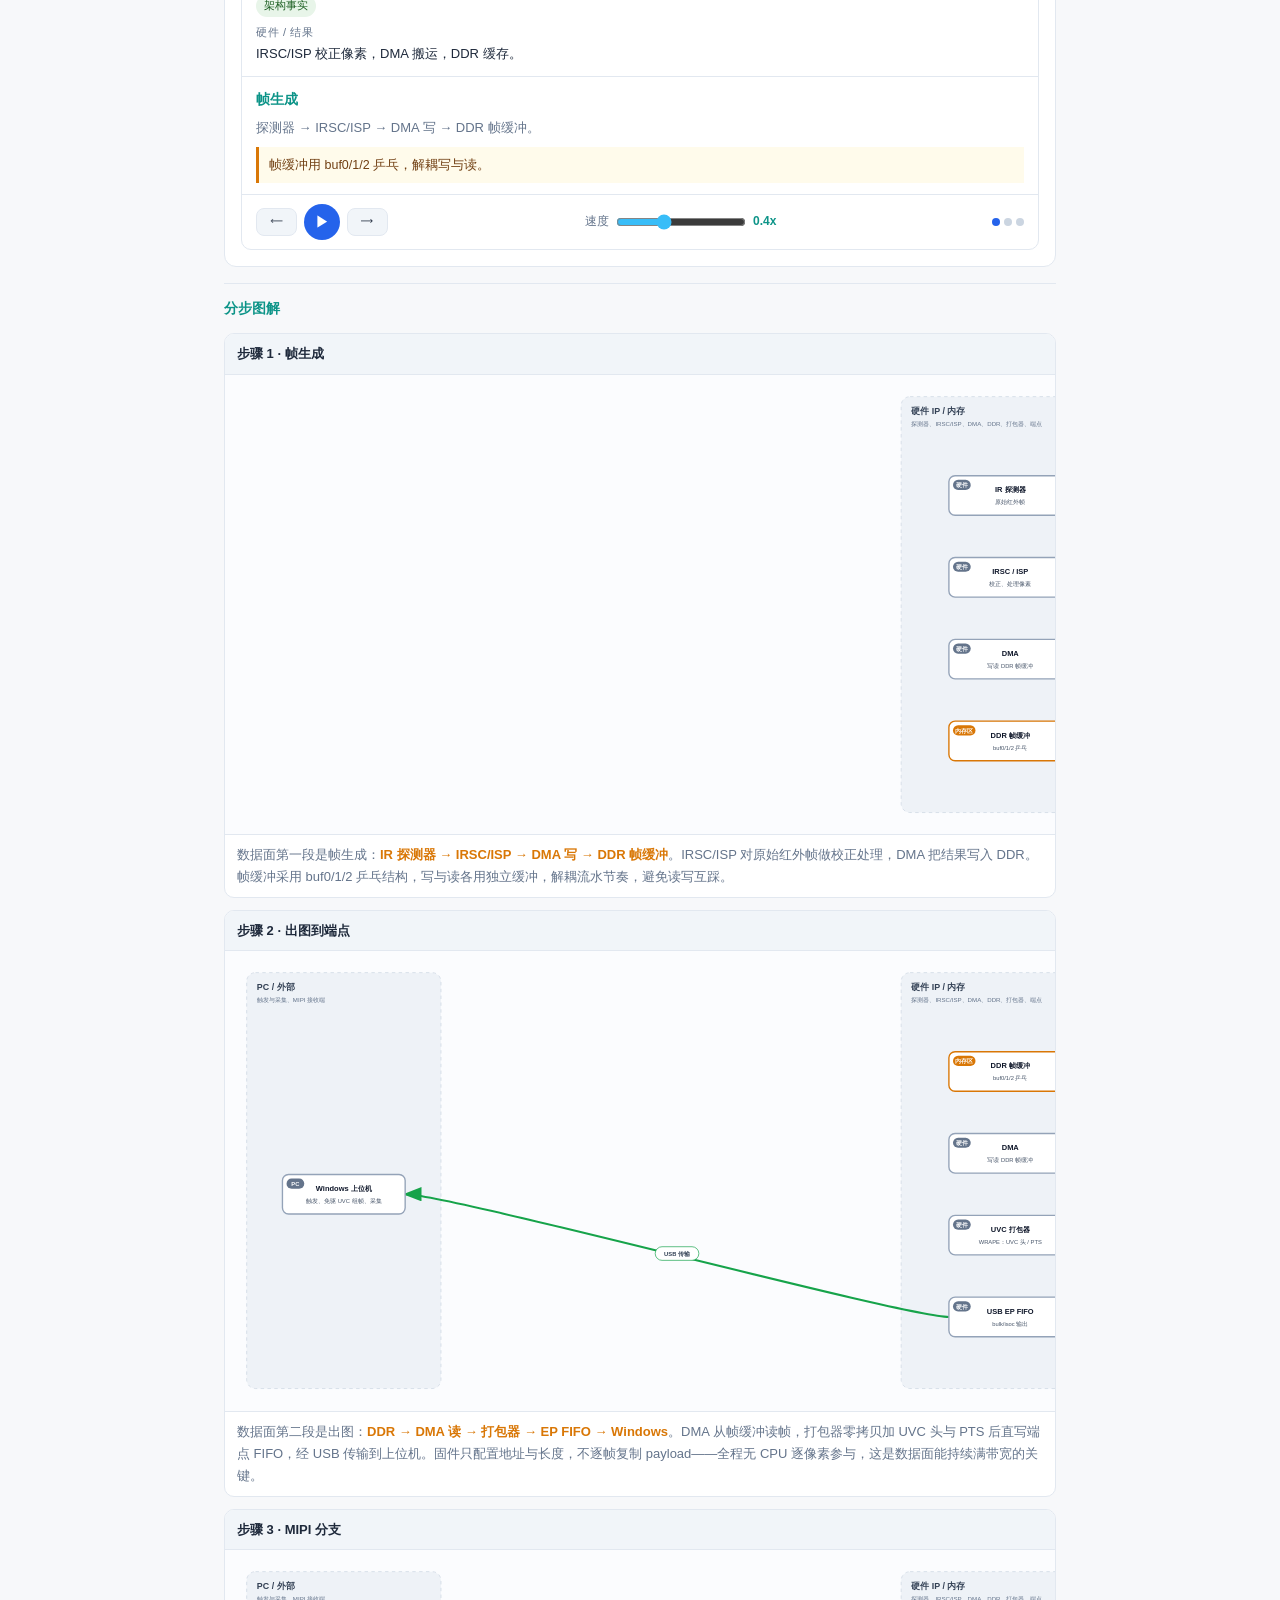
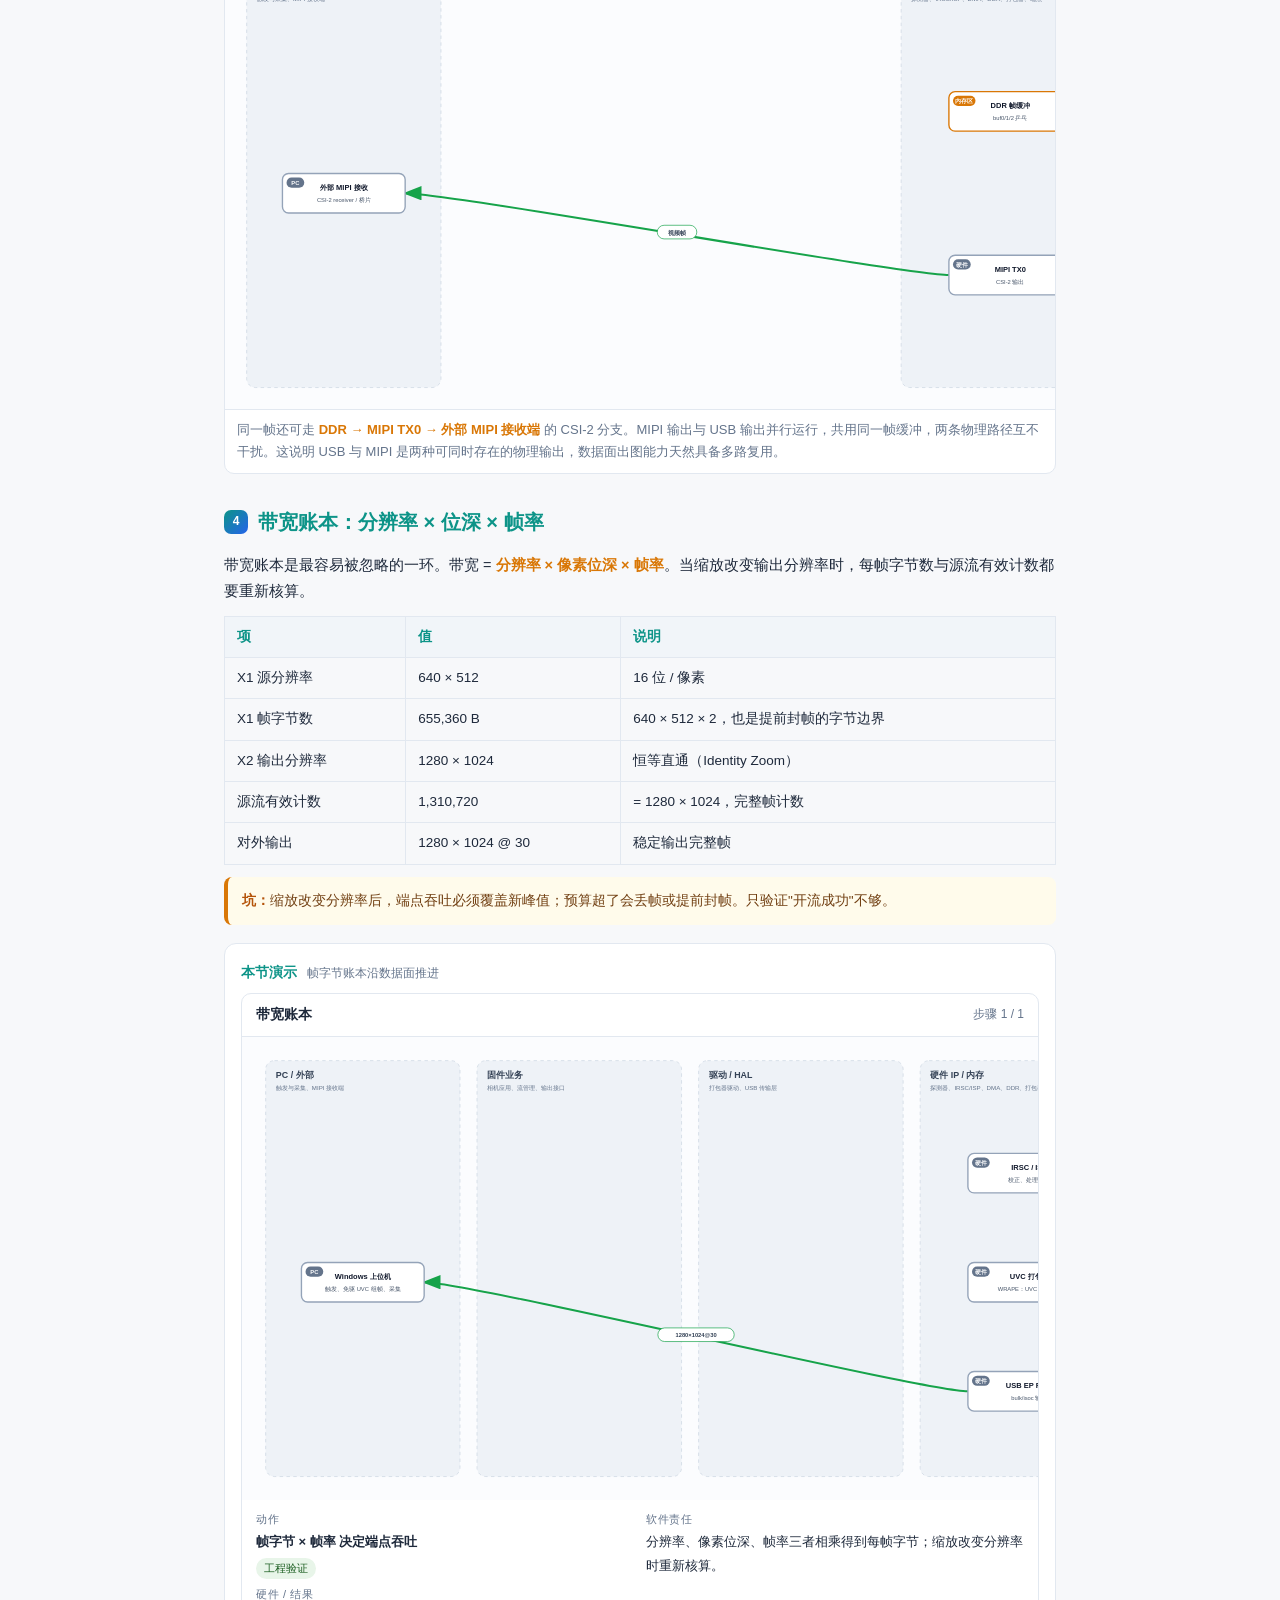
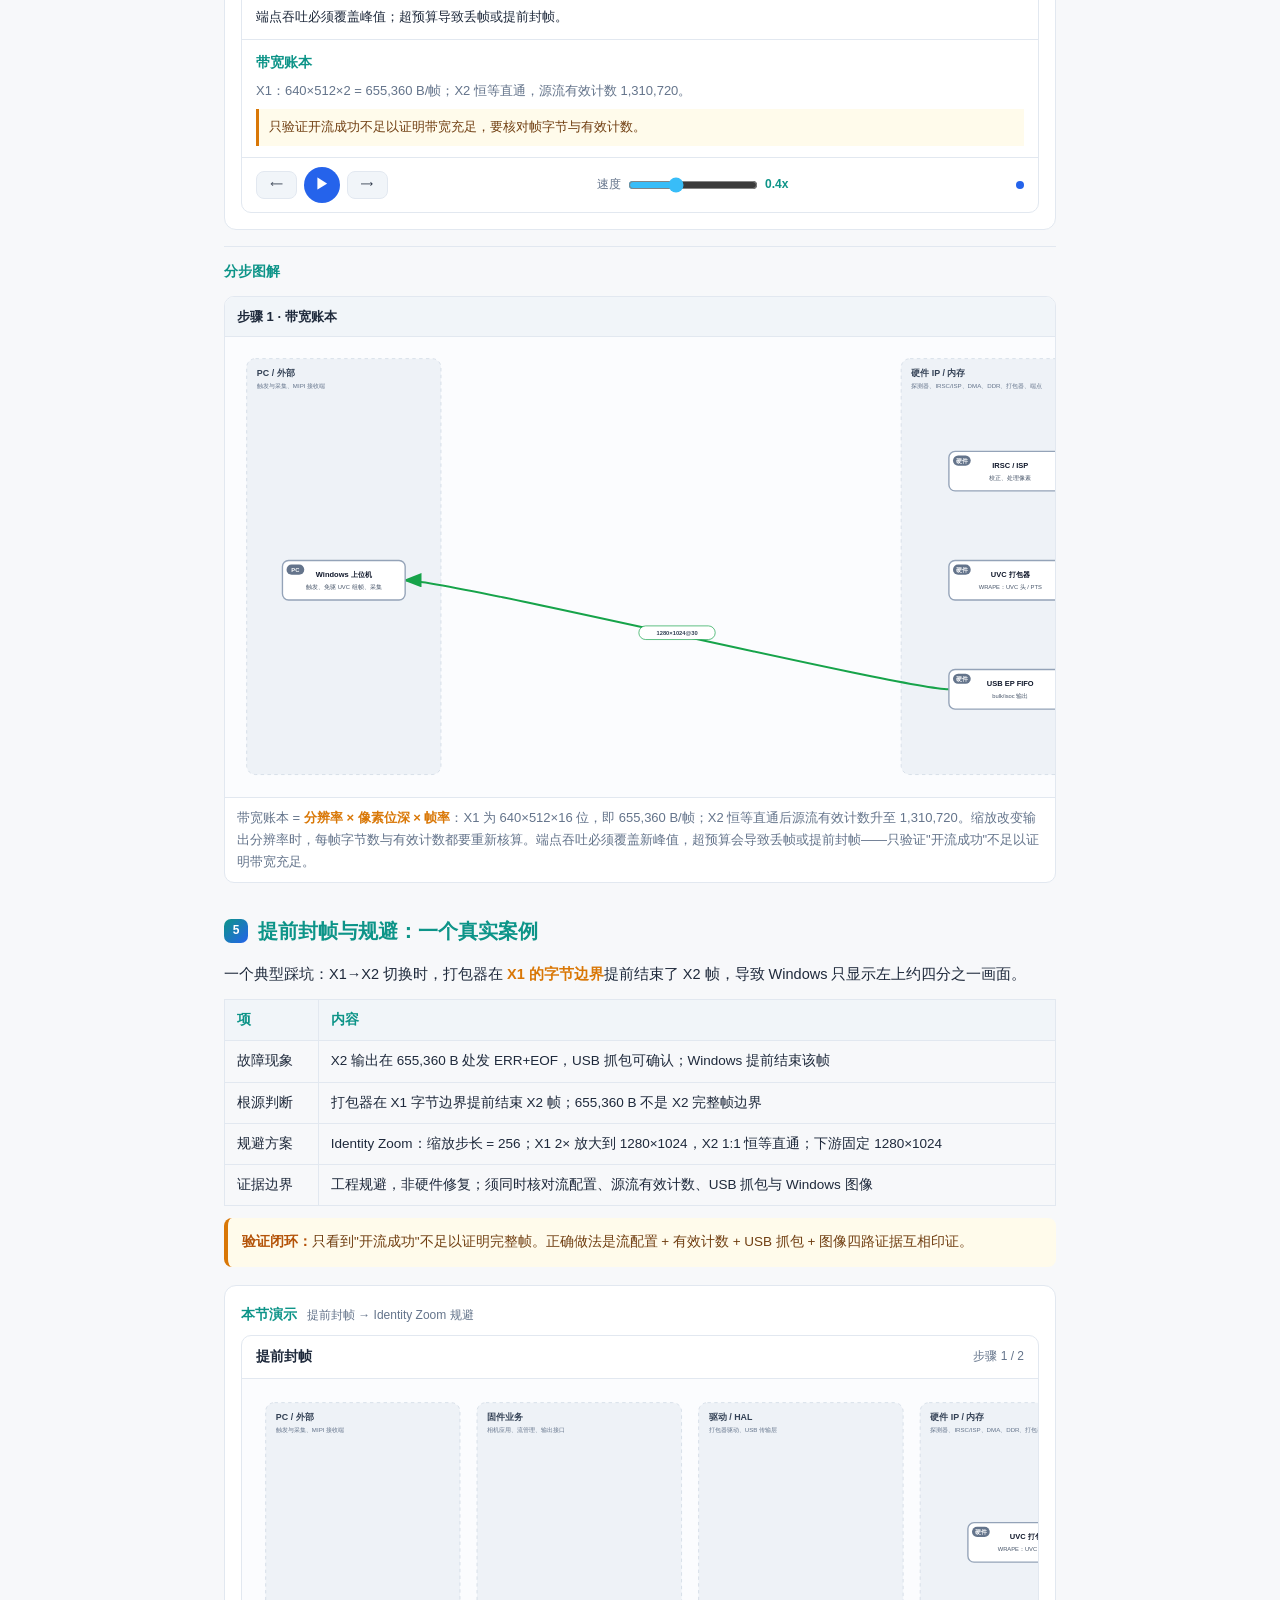
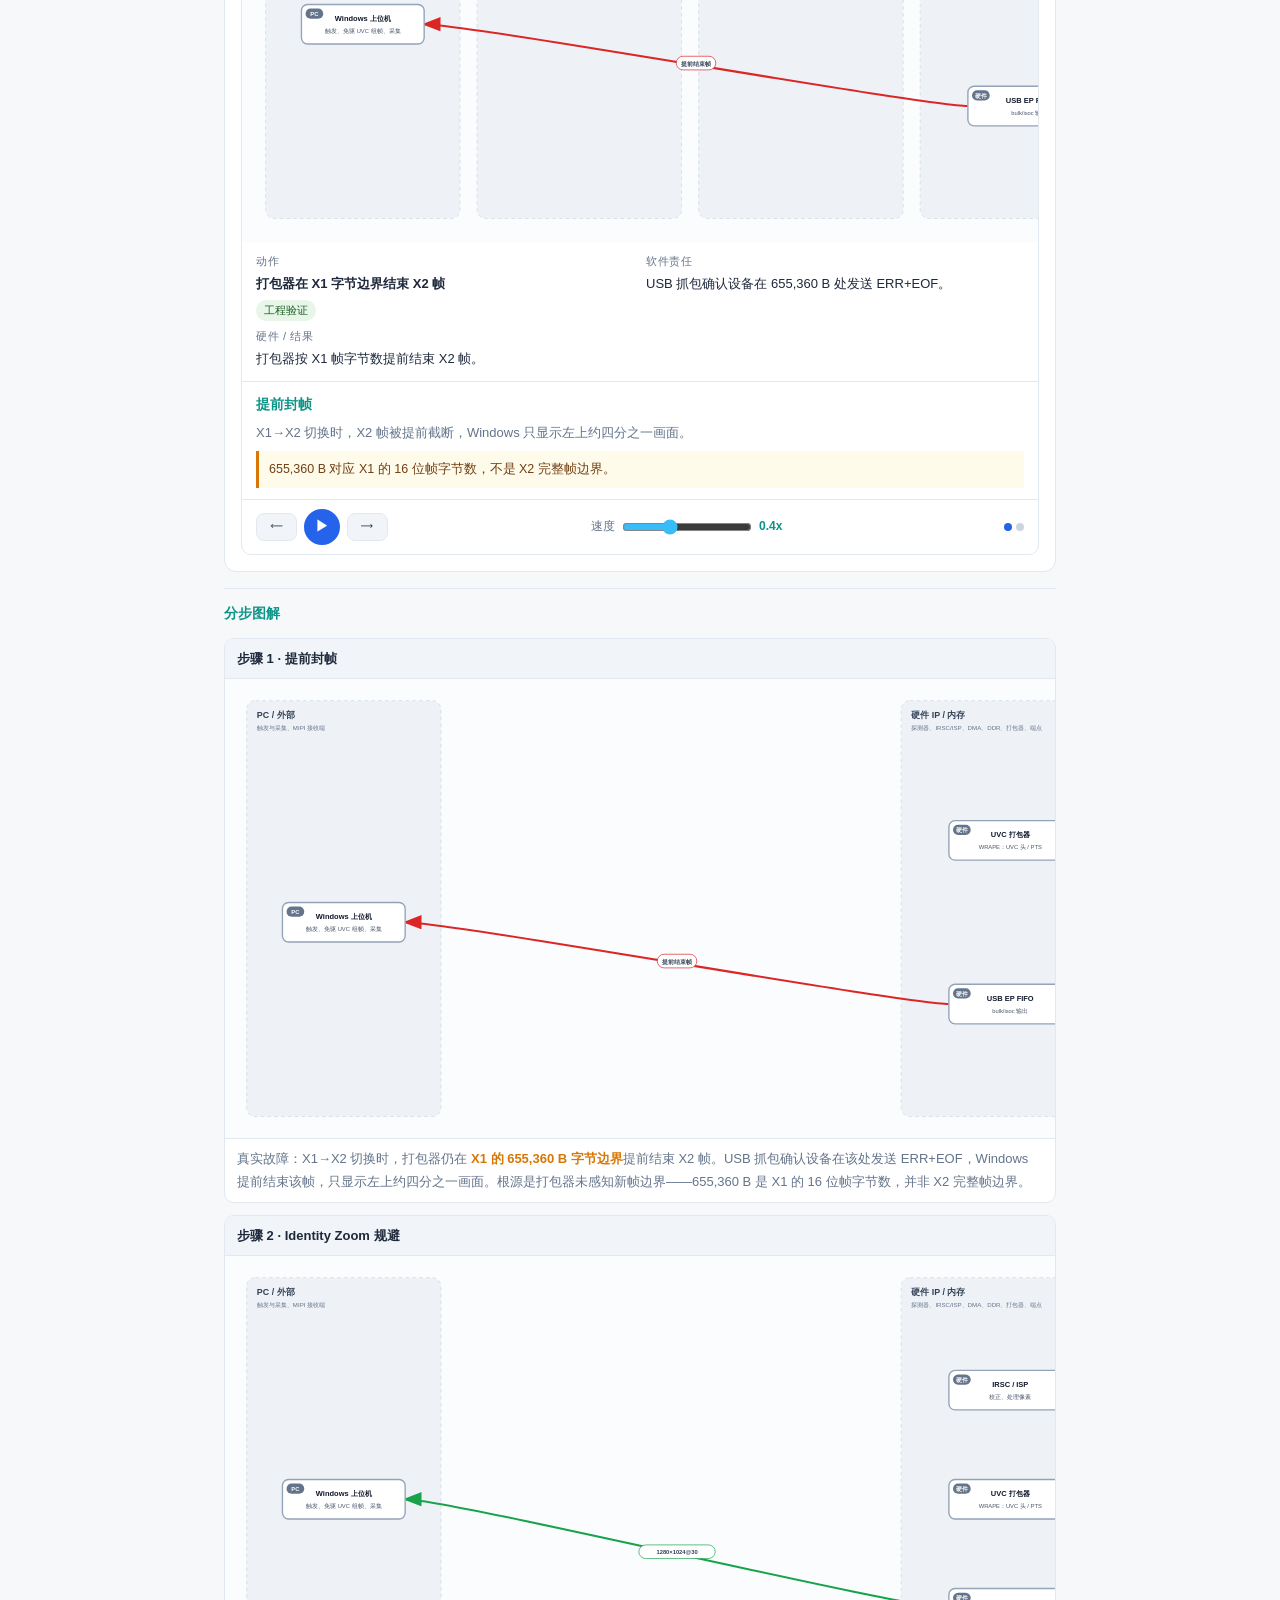
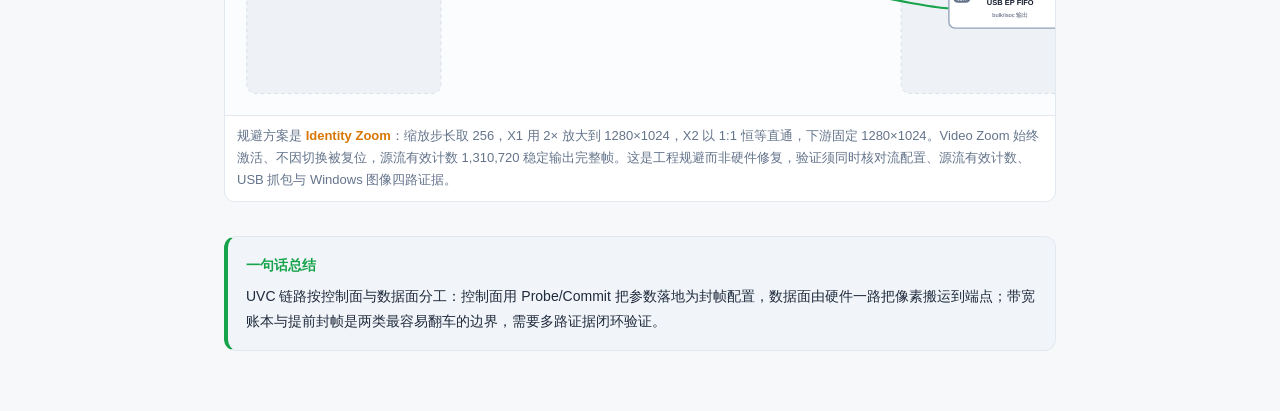
<file: static/demos/uvc-pipeline-demo.html>
<!doctype html>
<html lang="zh-CN">
<head>
<meta charset="utf-8">
<meta name="viewport" content="width=device-width,initial-scale=1">
<title>UVC 视频链路解剖：控制面与数据面的分工</title>
<style>
:root{
  --bg:#f7f8fa; --panel:#ffffff; --panel2:#f1f5f9; --line:#e2e8f0;
  --text:#1e293b; --muted:#64748b; --blue:#2563eb; --teal:#0d9488;
  --green:#16a34a; --gold:#d97706; --orange:#ea580c; --purple:#7c3aed; --red:#dc2626;
  --command:#2563eb; --data:#16a34a; --event:#d97706; --error:#dc2626;
}
*{box-sizing:border-box;margin:0;padding:0}
body{background:var(--bg);color:var(--text);font-family:"PingFang SC","Microsoft YaHei","Noto Sans CJK SC",sans-serif;line-height:1.8;padding:0}
.page{max-width:880px;margin:0 auto;padding:40px 24px 60px}
header{border-bottom:1px solid var(--line);padding-bottom:22px;margin-bottom:24px}
h1{font-size:27px;line-height:1.35;margin-bottom:12px;color:#0f172a}
.lead{color:var(--muted);font-size:15px;line-height:1.8}
.lead b{color:var(--teal)}
.learn{margin-top:14px;padding:14px 16px;background:var(--panel2);border:1px solid var(--line);border-radius:12px;font-size:13.5px}
.learn b{color:var(--gold);display:block;margin-bottom:6px}
.learn ol{margin-left:20px;color:var(--text)}
.learn li{margin-bottom:4px}
.toc{display:flex;flex-wrap:wrap;gap:8px;margin:0 0 28px}
.toc a{color:var(--muted);text-decoration:none;border:1px solid var(--line);padding:4px 12px;border-radius:99px;font-size:12px;background:var(--panel)}
.toc a:hover{color:var(--teal);border-color:var(--teal)}
section{margin-bottom:30px}
h2{font-size:20px;margin-bottom:12px;color:var(--teal);display:flex;align-items:center;gap:10px}
h2 .n{font-size:12px;background:linear-gradient(135deg,#0d9488,#2563eb);color:#fff;width:24px;height:24px;border-radius:7px;display:inline-flex;align-items:center;justify-content:center;flex:none}
p{color:var(--text);margin-bottom:10px;font-size:14.5px}
p b{color:var(--gold)}
p code,li code,td code{background:var(--panel2);border:1px solid var(--line);padding:1px 6px;border-radius:5px;color:#0369a1;font-size:12.5px;font-family:Consolas,monospace}
ul{color:var(--text);font-size:14px}
.keybox{margin:12px 0;padding:12px 14px;background:#fffbeb;border-left:4px solid var(--gold);border-radius:8px;font-size:13.5px;color:#713f12}
.keybox b{color:#b45309}
table{width:100%;border-collapse:collapse;margin:12px 0;font-size:13.5px}
th,td{border:1px solid var(--line);padding:8px 12px;text-align:left}
th{background:var(--panel2);color:var(--teal)}
td b{color:var(--green)}
pre{background:#0b1220;border-radius:8px;padding:12px 14px;overflow-x:auto;margin:12px 0;font-size:12.5px;line-height:1.6;color:#93c5fd;font-family:Consolas,monospace}
/* 动画组件 */
.demo{margin:18px 0 6px;padding:16px;background:var(--panel);border:1px solid var(--line);border-radius:12px}
.demo h3{color:var(--teal);font-size:14px;margin-bottom:8px}
.demo h3 small{color:var(--muted);font-weight:400;font-size:12px;margin-left:6px}
.dwrap{border:1px solid var(--line);border-radius:10px;overflow:hidden;background:var(--panel)}
.dhead{display:flex;justify-content:space-between;align-items:center;padding:9px 14px;border-bottom:1px solid var(--line)}
.dhead b{font-size:13.5px}
.dhead span{color:var(--muted);font-size:12px}
.dcanvas{overflow-x:auto;padding:10px;background:#fbfcfe}
svg{display:block;width:100%;min-width:900px;height:auto}
.detail{padding:10px 14px;display:grid;grid-template-columns:1fr 1fr;gap:6px 12px;font-size:13px}
.detail .lbl{color:var(--muted);font-size:11px;letter-spacing:.06em}
.detail b{display:block;color:var(--text)}
.detail .fact{display:inline-block;margin-top:4px;padding:1px 8px;border-radius:99px;background:#e8f5e9;color:#1b5e20;font-size:11px}
.dnarr{padding:11px 14px;border-top:1px solid var(--line)}
.dnarr h4{margin:0 0 4px;color:var(--teal);font-size:13.5px}
.dnarr p{margin:0;color:var(--muted);font-size:13px}
.dnote{margin-top:7px;padding:7px 10px;border-left:3px solid var(--gold);background:#fffbeb;color:#713f12;font-size:12.5px}
.dcontrols{display:flex;align-items:center;gap:7px;padding:9px 14px;border-top:1px solid var(--line);flex-wrap:wrap}
.dcontrols button{padding:6px 13px;border:1px solid var(--line);border-radius:8px;background:var(--panel2);color:var(--text);cursor:pointer;font-size:12.5px}
.dcontrols button.play{width:36px;height:36px;border:0;border-radius:50%;background:var(--blue);color:#fff;font-size:15px;padding:0}
.dcontrols .speed{display:flex;align-items:center;gap:7px;margin-left:auto;font-size:12px;color:var(--muted)}
.dcontrols input{width:130px;accent-color:#38bdf8}
.dcontrols .spdv{font-weight:700;color:var(--teal);min-width:42px}
.dprogress{display:flex;gap:4px;margin-left:auto}
.dprogress i{width:8px;height:8px;border-radius:50%;background:#cbd5e1}
.dprogress i.on{background:var(--blue)}
/* 分步图解 */
.stepfigs{margin-top:16px;border-top:1px solid var(--line);padding-top:12px}
.stepfigs>h4{color:var(--teal);font-size:14px;margin-bottom:10px}
.stepfig{margin:12px 0;border:1px solid var(--line);border-radius:10px;overflow:hidden;background:var(--panel)}
.fighead{padding:8px 12px;background:var(--panel2);font-size:13px;font-weight:700;color:var(--text);border-bottom:1px solid var(--line)}
.fighead small{color:var(--muted);font-weight:400;margin-left:6px}
.figcanvas{overflow-x:auto;padding:8px;background:#fbfcfe}
.stepfig svg{min-width:900px}
.figexp{padding:9px 12px;font-size:13px;color:var(--muted);line-height:1.7;border-top:1px solid var(--line)}
.figexp b{color:var(--gold)}
.summary{margin-top:34px;padding:16px 18px;background:var(--panel2);border:1px solid var(--line);border-left:4px solid var(--green);border-radius:12px}
.summary b{color:var(--green);display:block;margin-bottom:6px;font-size:14px}
.summary p{margin:0;color:var(--text);font-size:14px}
@media(max-width:650px){.page{padding:22px 14px 40px}.detail{grid-template-columns:1fr}h1{font-size:23px}}
</style>
</head>
<body>
<div class="page">

<header>
  <h1>UVC 视频链路解剖：控制面与数据面的分工</h1>
  <p class="lead">一条 UVC 视频链路同时跑着两件事：<b>控制面</b>负责协商参数、配置封帧，<b>数据面</b>负责把像素一路搬到接收端。两面的方向、载荷与节奏完全不同。本文把链路从全景拆到字节，每一节配一个交互动画。</p>
  <div class="learn">
    <b>你将掌握</b>
    <ol>
      <li>控制面与数据面的分工与共享边界</li>
      <li>Probe / Commit 与封帧参数如何落地</li>
      <li>像素从探测器到端点 FIFO 的完整数据面</li>
      <li>带宽账本：分辨率 × 位深 × 帧率</li>
      <li>提前封帧的踩坑与 Identity Zoom 规避</li>
    </ol>
  </div>
</header>

<nav class="toc">
  <a href="#s1">1. 链路全景</a>
  <a href="#s2">2. 控制面</a>
  <a href="#s3">3. 数据面</a>
  <a href="#s4">4. 带宽账本</a>
  <a href="#s5">5. 提前封帧与规避</a>
</nav>

<!-- ============ 1 ============ -->
<section id="s1">
  <h2><span class="n">1</span>链路全景：控制面与数据面的分工</h2>
  <p>一条完整的 UVC 链路由两个面组成：<b>控制面</b>从 PC 触发，经固件协商、驱动配置，最后把硬件置于出图状态；<b>数据面</b>从探测器经 ISP、DMA、DDR 帧缓冲、打包器一路单向流向 PC。两面的方向、载荷与节奏完全不同。</p>
  <table>
    <tr><th>面</th><th>方向</th><th>载荷</th><th>关键约束</th></tr>
    <tr><td>控制面</td><td>PC → 固件 → 驱动 → 硬件</td><td>命令、协商参数</td><td>同步、先停后启、按流类型分支</td></tr>
    <tr><td>数据面</td><td>硬件 → USB / MIPI → PC</td><td>像素帧</td><td>单向、带宽受限、不逐帧复制</td></tr>
  </table>
  <div class="keybox"><b>关键区分：</b>控制面只"提前配置"，数据面负责"持续搬运"。判断链路是否可用，要同时看控制面配置成功、数据面完整出帧。</div>
  <div class="demo" id="d1">
    <h3>本节演示 <small>两条面在同一链路上并行运行</small></h3>
    <div class="dwrap">
      <div class="dhead"><b id="s1t"></b><span id="s1m"></span></div>
      <div class="dcanvas"><svg id="s1g" viewBox="0 0 1320 650"></svg></div>
      <div class="detail">
        <div><div class="lbl">动作</div><b id="s1a"></b><span class="fact" id="s1l"></span></div>
        <div><div class="lbl">软件责任</div><span id="s1sw"></span></div>
        <div><div class="lbl">硬件 / 结果</div><span id="s1hw"></span></div>
      </div>
      <div class="dnarr"><h4 id="s1d"></h4><p id="s1p"></p><div class="dnote" id="s1n"></div></div>
      <div class="dcontrols">
        <button id="s1prev">⟵</button><button class="play" id="s1play">▶</button><button id="s1next">⟶</button>
        <span class="speed">速度<input type="range" id="s1spd" min="8" max="100" value="40"><span class="spdv" id="s1v">0.4x</span></span>
        <div class="dprogress" id="s1pbar"></div>
      </div>
    </div>
  </div>

  <div class="stepfigs">
    <h4>分步图解</h4>
    <div class="stepfig">
      <div class="fighead">步骤 1 · 控制面与数据面分工</div>
      <div class="figcanvas"><svg id="sfs1_0g" viewBox="0 0 1320 650"></svg></div>
      <div class="figexp">一条 UVC 链路同时跑两条面：<b>控制面</b>从 PC 触发，经固件协商、驱动配置，把硬件置于出图状态；<b>数据面</b>由硬件单向搬运像素，两面的方向与载荷完全不同。控制面只做"提前配置"，数据面负责"持续搬运"。判断链路是否可用，必须同时确认控制面配置成功、数据面完整出帧——只看到"开流成功"并不算数。</div>
    </div>
  </div>
</section>

<!-- ============ 2 ============ -->
<section id="s2">
  <h2><span class="n">2</span>控制面：Probe / Commit 与封帧参数</h2>
  <p>控制面以 <b>Probe / Commit</b> 为核心：Probe 协商格式、帧索引、帧率与最大负载，Commit 提交并触发启动。协商出的参数最终要落地为打包器的<b>封帧参数</b>——UVC 头、Bulk 端点地址与帧控。</p>
  <table>
    <tr><th>参数</th><th>作用</th></tr>
    <tr><td>formatIdx</td><td>选择压缩 / 未压缩格式</td></tr>
    <tr><td>帧索引</td><td>选择分辨率与帧率组合</td></tr>
    <tr><td>帧间隔</td><td>帧率（dwFrameInterval）</td></tr>
    <tr><td>最大负载</td><td>USB 每事务最大负载（dwMaxPayloadTransferSize）</td></tr>
  </table>
  <div class="keybox"><b>注意：</b>参数协商成功只代表控制面就绪，不代表像素已在传输。封帧参数配错会导致抓包端封帧失败。</div>
  <div class="demo" id="d2">
    <h3>本节演示 <small>触发 → 固件处理 → 驱动与硬件落地</small></h3>
    <div class="dwrap">
      <div class="dhead"><b id="s2t"></b><span id="s2m"></span></div>
      <div class="dcanvas"><svg id="s2g" viewBox="0 0 1320 650"></svg></div>
      <div class="detail">
        <div><div class="lbl">动作</div><b id="s2a"></b><span class="fact" id="s2l"></span></div>
        <div><div class="lbl">软件责任</div><span id="s2sw"></span></div>
        <div><div class="lbl">硬件 / 结果</div><span id="s2hw"></span></div>
      </div>
      <div class="dnarr"><h4 id="s2d"></h4><p id="s2p"></p><div class="dnote" id="s2n"></div></div>
      <div class="dcontrols">
        <button id="s2prev">⟵</button><button class="play" id="s2play">▶</button><button id="s2next">⟶</button>
        <span class="speed">速度<input type="range" id="s2spd" min="8" max="100" value="40"><span class="spdv" id="s2v">0.4x</span></span>
        <div class="dprogress" id="s2pbar"></div>
      </div>
    </div>
  </div>

  <div class="stepfigs">
    <h4>分步图解</h4>
    <div class="stepfig">
      <div class="fighead">步骤 1 · Windows 触发与预置</div>
      <div class="figcanvas"><svg id="sfs2_0g" viewBox="0 0 1320 650"></svg></div>
      <div class="figexp">控制面有两个并列入口：<b>Windows UVC 栈经 EP0 发起 Probe/Commit 协商</b>，厂商工具另行下发业务预置模式。此阶段视频端点尚未启用，EP0 控制事务只承载协商参数。预置模式与 Probe/Commit 是并列的控制面路径而非同一调用链——前者写业务配置，后者走标准 UVC 协商。</div>
    </div>
    <div class="stepfig">
      <div class="fighead">步骤 2 · 固件服务处理</div>
      <div class="figcanvas"><svg id="sfs2_1g" viewBox="0 0 1320 650"></svg></div>
      <div class="figexp">Commit 参数沿 <b>业务配置 → UVC Class → 流管理 → 输出接口</b> 逐级下传：UVC Class 解析协商参数，流管理按流类型（PIC / TEMP / VS）分支，输出接口组织 SINGLE / COMPOSE 等物理目标。此段纯属固件消息链，无寄存器操作。流管理器、节点、输出接口属于服务层而非驱动层——它们只组装配置，不触碰硬件。</div>
    </div>
    <div class="stepfig">
      <div class="fighead">步骤 3 · 驱动与硬件落地</div>
      <div class="figcanvas"><svg id="sfs2_2g" viewBox="0 0 1320 650"></svg></div>
      <div class="figexp">输出接口把组装好的配置交给驱动，驱动对打包器与传输层下发 <b>INIT/START 与帧控参数</b>。硬件侧打包器开始加 UVC 头，源流路由选源，端点 FIFO 就绪。控制面的终点只是让硬件处于"可持续出图"状态——配置成功只代表控制面就绪，不代表像素已在传输，两个时刻必须分开判断。</div>
    </div>
  </div>
</section>

<!-- ============ 3 ============ -->
<section id="s3">
  <h2><span class="n">3</span>数据面：像素流经打包器到端点</h2>
  <p>数据面是一条硬件流水线：<b>IR 探测器</b>输出原始帧，<b>IRSC / ISP</b> 校正处理，<b>DMA 写</b>入 <b>DDR 帧缓冲</b>（buf0/1/2 乒乓），再由 <b>DMA 读</b>出送 <b>UVC 打包器</b>零拷贝加 UVC 头，直写 <b>端点 FIFO</b>，经 USB 或 MIPI 到达接收端。全程无 CPU 逐像素参与。</p>
  <ul style="margin-left:20px">
    <li>帧生成段：探测器 → IRSC/ISP → DMA 写 → DDR 帧缓冲</li>
    <li>出图段：DMA 读 → UVC 打包器 → EP FIFO → USB / MIPI</li>
    <li>乒乓缓冲解耦写与读，避免读写互踩</li>
  </ul>
  <div class="keybox"><b>直写边界：</b>打包器到端点 FIFO 是直写（零拷贝）；固件只配置地址与长度，不逐帧复制 payload。</div>
  <div class="demo" id="d3">
    <h3>本节演示 <small>帧生成 → 出图到端点 → MIPI 分支</small></h3>
    <div class="dwrap">
      <div class="dhead"><b id="s3t"></b><span id="s3m"></span></div>
      <div class="dcanvas"><svg id="s3g" viewBox="0 0 1320 650"></svg></div>
      <div class="detail">
        <div><div class="lbl">动作</div><b id="s3a"></b><span class="fact" id="s3l"></span></div>
        <div><div class="lbl">软件责任</div><span id="s3sw"></span></div>
        <div><div class="lbl">硬件 / 结果</div><span id="s3hw"></span></div>
      </div>
      <div class="dnarr"><h4 id="s3d"></h4><p id="s3p"></p><div class="dnote" id="s3n"></div></div>
      <div class="dcontrols">
        <button id="s3prev">⟵</button><button class="play" id="s3play">▶</button><button id="s3next">⟶</button>
        <span class="speed">速度<input type="range" id="s3spd" min="8" max="100" value="40"><span class="spdv" id="s3v">0.4x</span></span>
        <div class="dprogress" id="s3pbar"></div>
      </div>
    </div>
  </div>

  <div class="stepfigs">
    <h4>分步图解</h4>
    <div class="stepfig">
      <div class="fighead">步骤 1 · 帧生成</div>
      <div class="figcanvas"><svg id="sfs3_0g" viewBox="0 0 1320 650"></svg></div>
      <div class="figexp">数据面第一段是帧生成：<b>IR 探测器 → IRSC/ISP → DMA 写 → DDR 帧缓冲</b>。IRSC/ISP 对原始红外帧做校正处理，DMA 把结果写入 DDR。帧缓冲采用 buf0/1/2 乒乓结构，写与读各用独立缓冲，解耦流水节奏，避免读写互踩。</div>
    </div>
    <div class="stepfig">
      <div class="fighead">步骤 2 · 出图到端点</div>
      <div class="figcanvas"><svg id="sfs3_1g" viewBox="0 0 1320 650"></svg></div>
      <div class="figexp">数据面第二段是出图：<b>DDR → DMA 读 → 打包器 → EP FIFO → Windows</b>。DMA 从帧缓冲读帧，打包器零拷贝加 UVC 头与 PTS 后直写端点 FIFO，经 USB 传输到上位机。固件只配置地址与长度，不逐帧复制 payload——全程无 CPU 逐像素参与，这是数据面能持续满带宽的关键。</div>
    </div>
    <div class="stepfig">
      <div class="fighead">步骤 3 · MIPI 分支</div>
      <div class="figcanvas"><svg id="sfs3_2g" viewBox="0 0 1320 650"></svg></div>
      <div class="figexp">同一帧还可走 <b>DDR → MIPI TX0 → 外部 MIPI 接收端</b> 的 CSI-2 分支。MIPI 输出与 USB 输出并行运行，共用同一帧缓冲，两条物理路径互不干扰。这说明 USB 与 MIPI 是两种可同时存在的物理输出，数据面出图能力天然具备多路复用。</div>
    </div>
  </div>
</section>

<!-- ============ 4 ============ -->
<section id="s4">
  <h2><span class="n">4</span>带宽账本：分辨率 × 位深 × 帧率</h2>
  <p>带宽账本是最容易被忽略的一环。带宽 = <b>分辨率 × 像素位深 × 帧率</b>。当缩放改变输出分辨率时，每帧字节数与源流有效计数都要重新核算。</p>
  <table>
    <tr><th>项</th><th>值</th><th>说明</th></tr>
    <tr><td>X1 源分辨率</td><td>640 × 512</td><td>16 位 / 像素</td></tr>
    <tr><td>X1 帧字节数</td><td>655,360 B</td><td>640 × 512 × 2，也是提前封帧的字节边界</td></tr>
    <tr><td>X2 输出分辨率</td><td>1280 × 1024</td><td>恒等直通（Identity Zoom）</td></tr>
    <tr><td>源流有效计数</td><td>1,310,720</td><td>= 1280 × 1024，完整帧计数</td></tr>
    <tr><td>对外输出</td><td>1280 × 1024 @ 30</td><td>稳定输出完整帧</td></tr>
  </table>
  <div class="keybox"><b>坑：</b>缩放改变分辨率后，端点吞吐必须覆盖新峰值；预算超了会丢帧或提前封帧。只验证"开流成功"不够。</div>
  <div class="demo" id="d4">
    <h3>本节演示 <small>帧字节账本沿数据面推进</small></h3>
    <div class="dwrap">
      <div class="dhead"><b id="s4t"></b><span id="s4m"></span></div>
      <div class="dcanvas"><svg id="s4g" viewBox="0 0 1320 650"></svg></div>
      <div class="detail">
        <div><div class="lbl">动作</div><b id="s4a"></b><span class="fact" id="s4l"></span></div>
        <div><div class="lbl">软件责任</div><span id="s4sw"></span></div>
        <div><div class="lbl">硬件 / 结果</div><span id="s4hw"></span></div>
      </div>
      <div class="dnarr"><h4 id="s4d"></h4><p id="s4p"></p><div class="dnote" id="s4n"></div></div>
      <div class="dcontrols">
        <button id="s4prev">⟵</button><button class="play" id="s4play">▶</button><button id="s4next">⟶</button>
        <span class="speed">速度<input type="range" id="s4spd" min="8" max="100" value="40"><span class="spdv" id="s4v">0.4x</span></span>
        <div class="dprogress" id="s4pbar"></div>
      </div>
    </div>
  </div>

  <div class="stepfigs">
    <h4>分步图解</h4>
    <div class="stepfig">
      <div class="fighead">步骤 1 · 带宽账本</div>
      <div class="figcanvas"><svg id="sfs4_0g" viewBox="0 0 1320 650"></svg></div>
      <div class="figexp">带宽账本 = <b>分辨率 × 像素位深 × 帧率</b>：X1 为 640×512×16 位，即 655,360 B/帧；X2 恒等直通后源流有效计数升至 1,310,720。缩放改变输出分辨率时，每帧字节数与有效计数都要重新核算。端点吞吐必须覆盖新峰值，超预算会导致丢帧或提前封帧——只验证"开流成功"不足以证明带宽充足。</div>
    </div>
  </div>
</section>

<!-- ============ 5 ============ -->
<section id="s5">
  <h2><span class="n">5</span>提前封帧与规避：一个真实案例</h2>
  <p>一个典型踩坑：X1→X2 切换时，打包器在 <b>X1 的字节边界</b>提前结束了 X2 帧，导致 Windows 只显示左上约四分之一画面。</p>
  <table>
    <tr><th>项</th><th>内容</th></tr>
    <tr><td>故障现象</td><td>X2 输出在 655,360 B 处发 ERR+EOF，USB 抓包可确认；Windows 提前结束该帧</td></tr>
    <tr><td>根源判断</td><td>打包器在 X1 字节边界提前结束 X2 帧；655,360 B 不是 X2 完整帧边界</td></tr>
    <tr><td>规避方案</td><td>Identity Zoom：缩放步长 = 256；X1 2× 放大到 1280×1024，X2 1:1 恒等直通；下游固定 1280×1024</td></tr>
    <tr><td>证据边界</td><td>工程规避，非硬件修复；须同时核对流配置、源流有效计数、USB 抓包与 Windows 图像</td></tr>
  </table>
  <div class="keybox"><b>验证闭环：</b>只看到"开流成功"不足以证明完整帧。正确做法是流配置 + 有效计数 + USB 抓包 + 图像四路证据互相印证。</div>
  <div class="demo" id="d5">
    <h3>本节演示 <small>提前封帧 → Identity Zoom 规避</small></h3>
    <div class="dwrap">
      <div class="dhead"><b id="s5t"></b><span id="s5m"></span></div>
      <div class="dcanvas"><svg id="s5g" viewBox="0 0 1320 650"></svg></div>
      <div class="detail">
        <div><div class="lbl">动作</div><b id="s5a"></b><span class="fact" id="s5l"></span></div>
        <div><div class="lbl">软件责任</div><span id="s5sw"></span></div>
        <div><div class="lbl">硬件 / 结果</div><span id="s5hw"></span></div>
      </div>
      <div class="dnarr"><h4 id="s5d"></h4><p id="s5p"></p><div class="dnote" id="s5n"></div></div>
      <div class="dcontrols">
        <button id="s5prev">⟵</button><button class="play" id="s5play">▶</button><button id="s5next">⟶</button>
        <span class="speed">速度<input type="range" id="s5spd" min="8" max="100" value="40"><span class="spdv" id="s5v">0.4x</span></span>
        <div class="dprogress" id="s5pbar"></div>
      </div>
    </div>
  </div>

  <div class="stepfigs">
    <h4>分步图解</h4>
    <div class="stepfig">
      <div class="fighead">步骤 1 · 提前封帧</div>
      <div class="figcanvas"><svg id="sfs5_0g" viewBox="0 0 1320 650"></svg></div>
      <div class="figexp">真实故障：X1→X2 切换时，打包器仍在 <b>X1 的 655,360 B 字节边界</b>提前结束 X2 帧。USB 抓包确认设备在该处发送 ERR+EOF，Windows 提前结束该帧，只显示左上约四分之一画面。根源是打包器未感知新帧边界——655,360 B 是 X1 的 16 位帧字节数，并非 X2 完整帧边界。</div>
    </div>
    <div class="stepfig">
      <div class="fighead">步骤 2 · Identity Zoom 规避</div>
      <div class="figcanvas"><svg id="sfs5_1g" viewBox="0 0 1320 650"></svg></div>
      <div class="figexp">规避方案是 <b>Identity Zoom</b>：缩放步长取 256，X1 用 2× 放大到 1280×1024，X2 以 1:1 恒等直通，下游固定 1280×1024。Video Zoom 始终激活、不因切换被复位，源流有效计数 1,310,720 稳定输出完整帧。这是工程规避而非硬件修复，验证须同时核对流配置、源流有效计数、USB 抓包与 Windows 图像四路证据。</div>
    </div>
  </div>
</section>

<div class="summary"><b>一句话总结</b><p>UVC 链路按控制面与数据面分工：控制面用 Probe/Commit 把参数落地为封帧配置，数据面由硬件一路把像素搬运到端点；带宽账本与提前封帧是两类最容易翻车的边界，需要多路证据闭环验证。</p></div>

</div>

<script>
"use strict";
const lanes={external:{title:'PC / 外部',sub:'触发与采集、MIPI 接收端',x:20,w:285},app:{title:'固件业务',sub:'相机应用、流管理、输出接口',x:330,w:300},driver:{title:'驱动 / HAL',sub:'打包器驱动、USB 传输层',x:655,w:300},hardware:{title:'硬件 IP / 内存',sub:'探测器、IRSC/ISP、DMA、DDR、打包器、端点',x:980,w:320}};
const nodes={
pcwin:['Windows 上位机','触发、免驱 UVC 组帧、采集','external'],
mipiRx:['外部 MIPI 接收','CSI-2 receiver / 桥片','external'],
vdcmd:['业务配置 + Commit','预置模式 → 相机启动','app'],
uvcclass:['UVC Class / Probe','协商格式、流类型分支','app'],
stream:['流管理 / Node','PIC / TEMP / VS 生命周期','app'],
outif:['输出接口','SINGLE / COMPOSE / 物理目标','app'],
wrapdrv:['打包器驱动','USB 控制接口 INIT/START','driver'],
usbtop:['USB 传输层','Stream SEL / USB TOP 参数','driver'],
detector:['IR 探测器','原始红外帧','hardware'],
isp:['IRSC / ISP','校正、处理像素','hardware'],
dma:['DMA','写读 DDR 帧缓冲','hardware'],
ddr:['DDR 帧缓冲','buf0/1/2 乒乓','hardware','memory'],
sel:['源流路由','Stream SEL 选源','hardware'],
wrap:['UVC 打包器','WRAPE：UVC 头 / PTS','hardware'],
fifo:['USB EP FIFO','bulk/isoc 输出','hardware'],
mipiTX:['MIPI TX0','CSI-2 输出','hardware']};
const laneOrder=['external','app','driver','hardware'];
function layout(item){const group={external:[],app:[],driver:[],hardware:[]},out={};item.nodes.forEach(id=>group[nodes[id][2]].push(id));laneOrder.forEach(k=>{const lane=lanes[k],arr=group[k],gap=480/Math.max(arr.length,1);arr.forEach((id,i)=>out[id]={x:lane.x+lane.w/2,y:105+gap*(i+.5)});});return out}
function geom(a,b,pos){const p=pos[a],q=pos[b],same=nodes[a][2]===nodes[b][2];if(same){const d=q.y>=p.y?1:-1;return{d:`M${p.x+90} ${p.y+25*d} C${p.x+145} ${p.y+55*d},${q.x+145} ${q.y-55*d},${q.x+90} ${q.y-25*d}`,x:p.x+142,y:(p.y+q.y)/2}}const d=q.x>p.x?1:-1;return{d:`M${p.x+90*d} ${p.y} C${p.x+155*d} ${p.y},${q.x-155*d} ${q.y},${q.x-90*d} ${q.y}`,x:(p.x+q.x)/2,y:(p.y+q.y)/2}}
function draw(svgEl,item,pfx,focus){pfx=pfx||'';const pos=layout(item);let s='<defs>'+['command','data','event','error'].map(k=>`<marker id="${pfx}m${k}" markerWidth="9" markerHeight="9" refX="8" refY="3.5" orient="auto"><path d="M0 0L9 3.5L0 7Z" fill="var(--${k})"/></marker>`).join('')+'</defs>';const act={};item.nodes.forEach(function(id){act[nodes[id][2]]=1});laneOrder.forEach(k=>{if(focus&&!act[k])return;const l=lanes[k];s+=`<rect x="${l.x}" y="20" width="${l.w}" height="610" rx="13" style="stroke:#cbd5e1;stroke-dasharray:5 5;fill:#eef2f7"/><text x="${l.x+15}" y="46" style="fill:#334155;font-size:13px;font-weight:800">${l.title}</text><text x="${l.x+15}" y="63" style="fill:#64748b;font-size:9px">${l.sub}</text>`});item.edges.forEach(([a,b,k,t])=>{const g=geom(a,b,pos),w=Math.max(58,t.length*8+16);s+=`<path d="${g.d}" marker-end="url(#${pfx}m${k})" style="fill:none;stroke-width:3;stroke:var(--${k})"/><rect x="${g.x-w/2}" y="${g.y-13}" width="${w}" height="20" rx="10" style="fill:#fff;stroke:var(--${k})"/><text x="${g.x}" y="${g.y+1}" text-anchor="middle" style="fill:#334155;font-size:8.5px;font-weight:700">${t}</text>`});item.nodes.forEach(id=>{const n=nodes[id],p=pos[id],style=n[3]||n[2],role=n[3]==='memory'?'内存区':{external:'PC',app:'固件',driver:'驱动',hardware:'硬件'}[n[2]],tw=role.length*7+12;s+=`<g><rect x="${p.x-90}" y="${p.y-29}" width="180" height="58" rx="9" style="fill:#ffffff;stroke-width:2;stroke:${style==='memory'?'#d97706':'#94a3b8'}"/><rect x="${p.x-84}" y="${p.y-23}" width="${tw}" height="15" rx="7.5" style="fill:${style==='memory'?'#d97706':'#64748b'}"/><text x="${p.x-84+tw/2}" y="${p.y-12}" text-anchor="middle" style="fill:#fff;font-size:8.5px;font-weight:700">${role}</text><text x="${p.x}" y="${p.y-5}" text-anchor="middle" style="fill:#0f172a;font-size:11px;font-weight:800">${n[0]}</text><text x="${p.x}" y="${p.y+13}" text-anchor="middle" style="fill:#475569;font-size:8.5px">${n[1]}</text></g>`});svgEl.innerHTML=s}
function makePlayer(p,steps){
  const $=id=>document.getElementById(p+id);
  let idx=0,timer=null,SPEED=0.4;
  const spdEl=$('spd'),spdVal=$('v');
  spdEl.addEventListener('input',function(){SPEED=spdEl.value/100;spdVal.textContent=SPEED.toFixed(2)+'x';if(timer){stop();$('play').click();}});
  function render(){const x=steps[idx];$('t').textContent=x.title;$('m').textContent=`步骤 ${idx+1} / ${steps.length}`;$('a').textContent=x.action;$('l').textContent=x.level;$('sw').textContent=x.software;$('hw').textContent=x.hardware;$('d').textContent=x.title;$('p').textContent=x.description;$('n').textContent=x.note;$('pbar').innerHTML=steps.map((_,i)=>`<i class="${i===idx?'on':''}"></i>`).join('');draw($('g'),x)}
  function next(){idx=(idx+1)%steps.length;render()}
  function prev(){idx=(idx-1+steps.length)%steps.length;render()}
  function stop(){if(timer){clearInterval(timer);timer=null}$('play').textContent='▶'}
  $('prev').onclick=function(){stop();prev()};$('next').onclick=function(){stop();next()};$('play').onclick=function(){if(timer){stop()}else{timer=setInterval(next,Math.round(3200/SPEED));$('play').textContent='Ⅱ'}};
  render();
}
const S1=[
 {title:'控制面与数据面分工',action:'控制命令进，像素数据出',level:'架构事实',software:'控制面从 PC 触发，经固件协商、驱动配置，把硬件置于出图状态；数据面由硬件单向搬运。',hardware:'两条面共享同一套链路，但方向与载荷完全不同。',description:'控制面只管"提前配置"，数据面负责"持续搬运"。',note:'判断链路可用要同时看控制面配置成功与数据面完整出帧。',nodes:['pcwin','uvcclass','wrapdrv','usbtop','isp','sel','wrap','fifo'],edges:[['pcwin','uvcclass','command','Probe/Commit'],['uvcclass','wrapdrv','command','协商→启动'],['wrapdrv','usbtop','command','配置传输层'],['isp','sel','data','像素'],['sel','wrap','data','路由'],['wrap','fifo','data','打包'],['fifo','pcwin','data','USB 传输']]}
];
const S2=[
 {title:'Windows 触发与预置',action:'Probe/Commit 与业务预置同时发起',level:'架构事实',software:'Windows UVC 栈经 EP0 发起 Probe/Commit 协商；厂商工具下发业务预置模式。',hardware:'EP0 控制事务承载协商，视频端点尚未启用。',description:'控制面入口有两个：标准 UVC 协商与私有业务预置。',note:'预置模式与 Probe/Commit 是并列控制面，非调用链。',nodes:['pcwin','uvcclass','vdcmd'],edges:[['pcwin','uvcclass','command','Probe/Commit'],['pcwin','vdcmd','command','业务预置']]},
 {title:'固件服务处理',action:'Commit 参数经消息层到达相机应用',level:'架构事实',software:'Commit 触发相机应用解析参数，流管理按流类型分支，输出接口组织物理目标。',hardware:'此段纯属固件消息链，无寄存器操作。',description:'调用链：业务配置 → UVC Class → 流管理 → 输出接口。',note:'流管理器、节点、输出接口属服务层，不是驱动层。',nodes:['vdcmd','uvcclass','stream','outif'],edges:[['vdcmd','uvcclass','command','Commit 参数'],['uvcclass','stream','command','按流类型分支'],['stream','outif','command','组织输出']]},
 {title:'驱动与硬件落地',action:'配置打包器与传输层并启动出图',level:'架构事实',software:'输出接口把配置交给驱动，驱动下发 INIT/START 与帧控参数。',hardware:'打包器加 UVC 头，源流路由选源，端点 FIFO 就绪。',description:'控制面的终点是让硬件处于"可持续出图"状态。',note:'配置成功只代表控制面就绪，不代表像素已在传输。',nodes:['outif','wrapdrv','usbtop','wrap'],edges:[['outif','wrapdrv','command','下发配置'],['wrapdrv','usbtop','command','START'],['usbtop','wrap','command','帧控/出图']]}
];
const S3=[
 {title:'帧生成',action:'探测器像素经 ISP 与 DMA 写入帧缓冲',level:'架构事实',software:'DMA 把 IRSC/ISP 输出的帧写入 DDR 帧缓冲。',hardware:'IRSC/ISP 校正像素，DMA 搬运，DDR 缓存。',description:'探测器 → IRSC/ISP → DMA 写 → DDR 帧缓冲。',note:'帧缓冲用 buf0/1/2 乒乓，解耦写与读。',nodes:['detector','isp','dma','ddr'],edges:[['detector','isp','data','原始帧'],['isp','dma','data','DMA 写'],['dma','ddr','data','写入缓冲']]},
 {title:'出图到端点',action:'DMA 读帧送打包器直写端点 FIFO',level:'架构事实',software:'固件只配置地址与长度，不逐帧参与。',hardware:'DMA 从 DDR 读帧，打包器加 UVC 头后直写端点 FIFO，USB 传输到上位机。',description:'DDR → DMA 读 → 打包器 → EP FIFO → Windows。',note:'打包器零拷贝打包，不做 CPU 中间拷贝。',nodes:['ddr','dma','wrap','fifo','pcwin'],edges:[['ddr','dma','data','DMA 读'],['dma','wrap','data','送打包器'],['wrap','fifo','data','打包'],['fifo','pcwin','data','USB 传输']]},
 {title:'MIPI 分支',action:'同一帧经 MIPI TX0 走 CSI-2 输出',level:'架构事实',software:'MIPI 输出与 USB 输出并行，共用帧缓冲。',hardware:'MIPI TX0 输出 CSI-2，到外部接收端。',description:'DDR → MIPI TX0 → 外部 MIPI 接收。',note:'USB 与 MIPI 是两种物理输出，可同时存在。',nodes:['ddr','mipiTX','mipiRx'],edges:[['ddr','mipiTX','data','CSI 输出'],['mipiTX','mipiRx','data','视频帧']]}
];
const S4=[
 {title:'带宽账本',action:'帧字节 × 帧率 决定端点吞吐',level:'工程验证',software:'分辨率、像素位深、帧率三者相乘得到每帧字节；缩放改变分辨率时重新核算。',hardware:'端点吞吐必须覆盖峰值；超预算导致丢帧或提前封帧。',description:'X1：640×512×2 = 655,360 B/帧；X2 恒等直通，源流有效计数 1,310,720。',note:'只验证开流成功不足以证明带宽充足，要核对帧字节与有效计数。',nodes:['isp','wrap','fifo','pcwin'],edges:[['isp','wrap','data','655,360 B/帧'],['wrap','fifo','data','打包'],['fifo','pcwin','data','1280×1024@30']]}
];
const S5=[
 {title:'提前封帧',action:'打包器在 X1 字节边界结束 X2 帧',level:'工程验证',software:'USB 抓包确认设备在 655,360 B 处发送 ERR+EOF。',hardware:'打包器按 X1 帧字节数提前结束 X2 帧。',description:'X1→X2 切换时，X2 帧被提前截断，Windows 只显示左上约四分之一画面。',note:'655,360 B 对应 X1 的 16 位帧字节数，不是 X2 完整帧边界。',nodes:['wrap','fifo','pcwin'],edges:[['wrap','fifo','error','ERR+EOF'],['fifo','pcwin','error','提前结束帧']]},
 {title:'Identity Zoom 规避',action:'缩放步长 256，X2 恒等直通',level:'工程验证',software:'Video Zoom 始终激活、不因切换被复位；X1 2× 放大到 1280×1024，X2 1:1 恒等直通。',hardware:'对外恒为 1280×1024@30，源流有效计数 1,310,720 稳定输出完整帧。',description:'下游固定 1280×1024，规避提前封帧。',note:'这是工程规避，非硬件修复；验证须同时看流配置、有效计数、USB 抓包与图像。',nodes:['isp','wrap','fifo','pcwin'],edges:[['isp','wrap','data','2×/恒等'],['wrap','fifo','data','完整帧'],['fifo','pcwin','data','1280×1024@30']]}
];
makePlayer('s1',S1);
makePlayer('s2',S2);
makePlayer('s3',S3);
makePlayer('s4',S4);
makePlayer('s5',S5);
/* 静态分步图解：按顺序渲染每步图（复用 draw，前缀防 marker 冲突） */
[['s1',S1],['s2',S2],['s3',S3],['s4',S4],['s5',S5]].forEach(function(gp){
  var p=gp[0],steps=gp[1];
  steps.forEach(function(st,si){
    var el=document.getElementById('sf'+p+'_'+si+'g');
    if(el){draw(el,st,'sf'+p+'_'+si+'_',true);}
  });
});
</script>
</body>
</html>
</file>
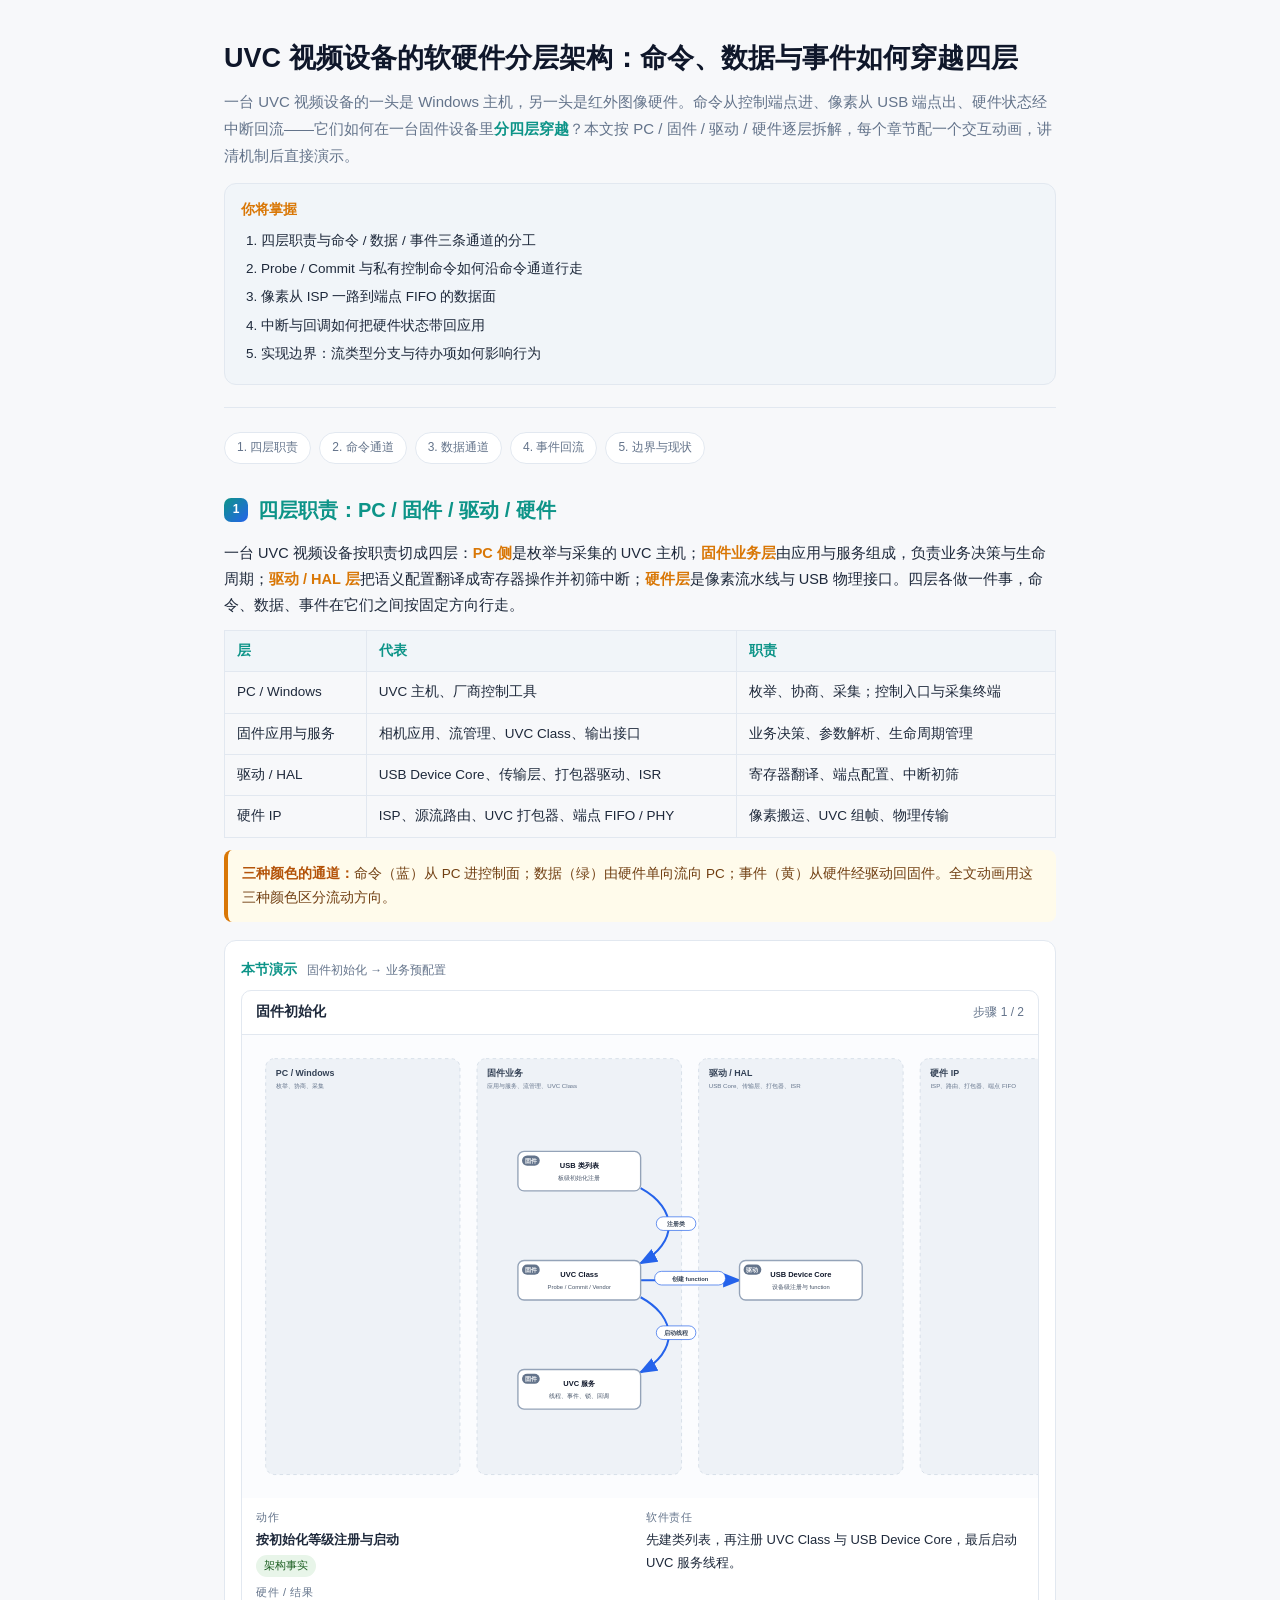
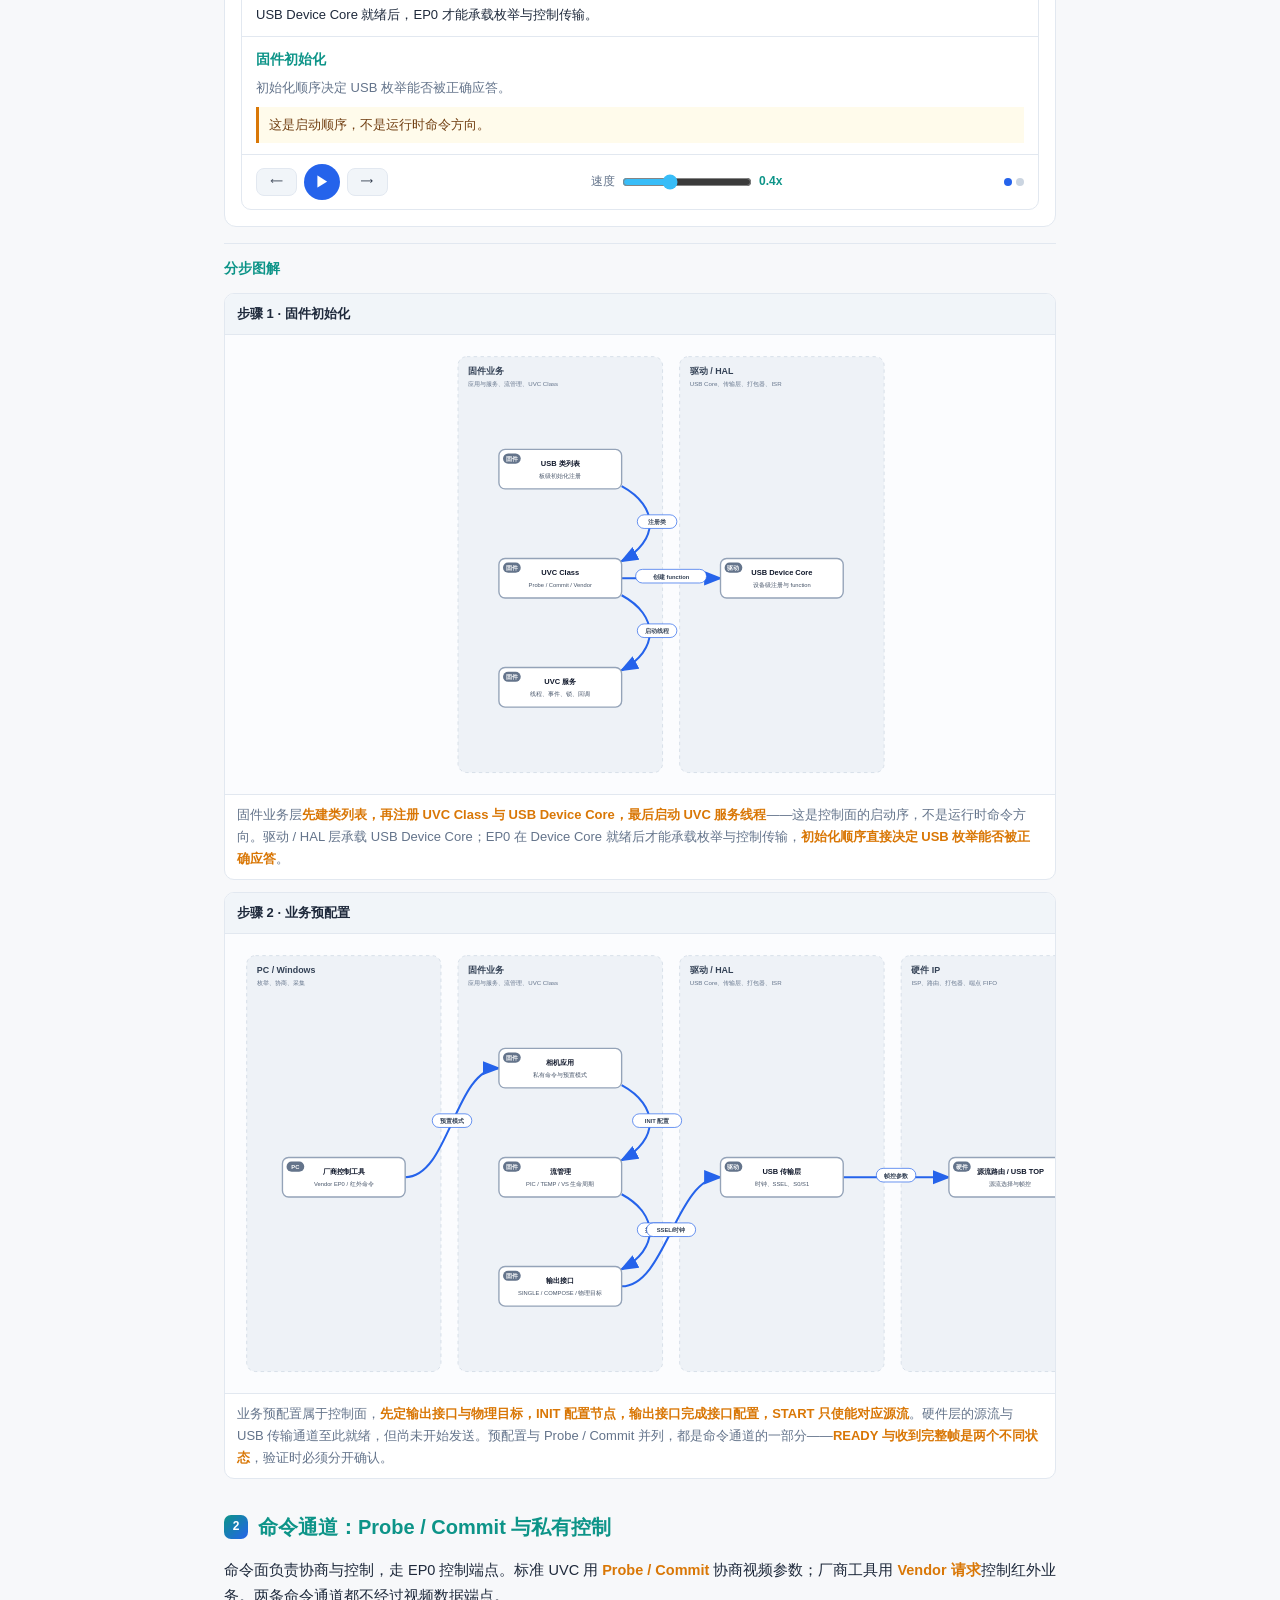
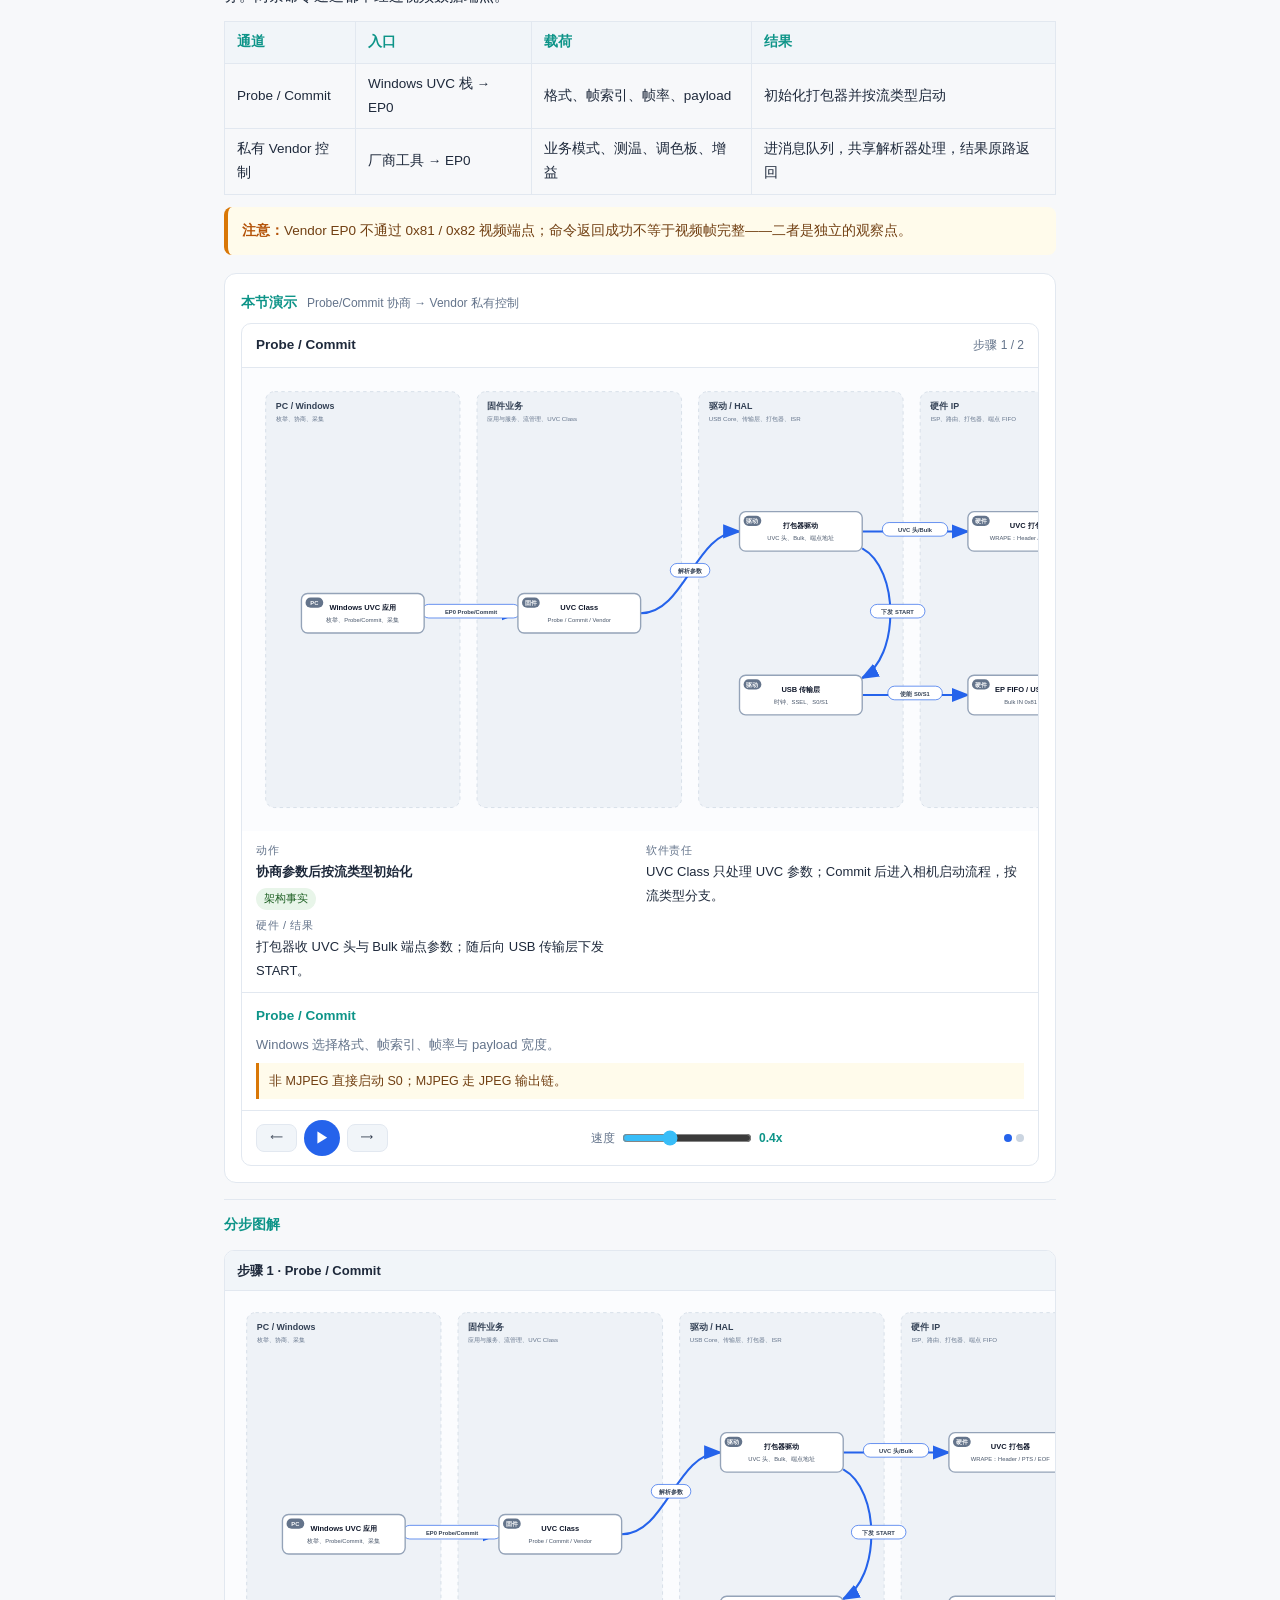
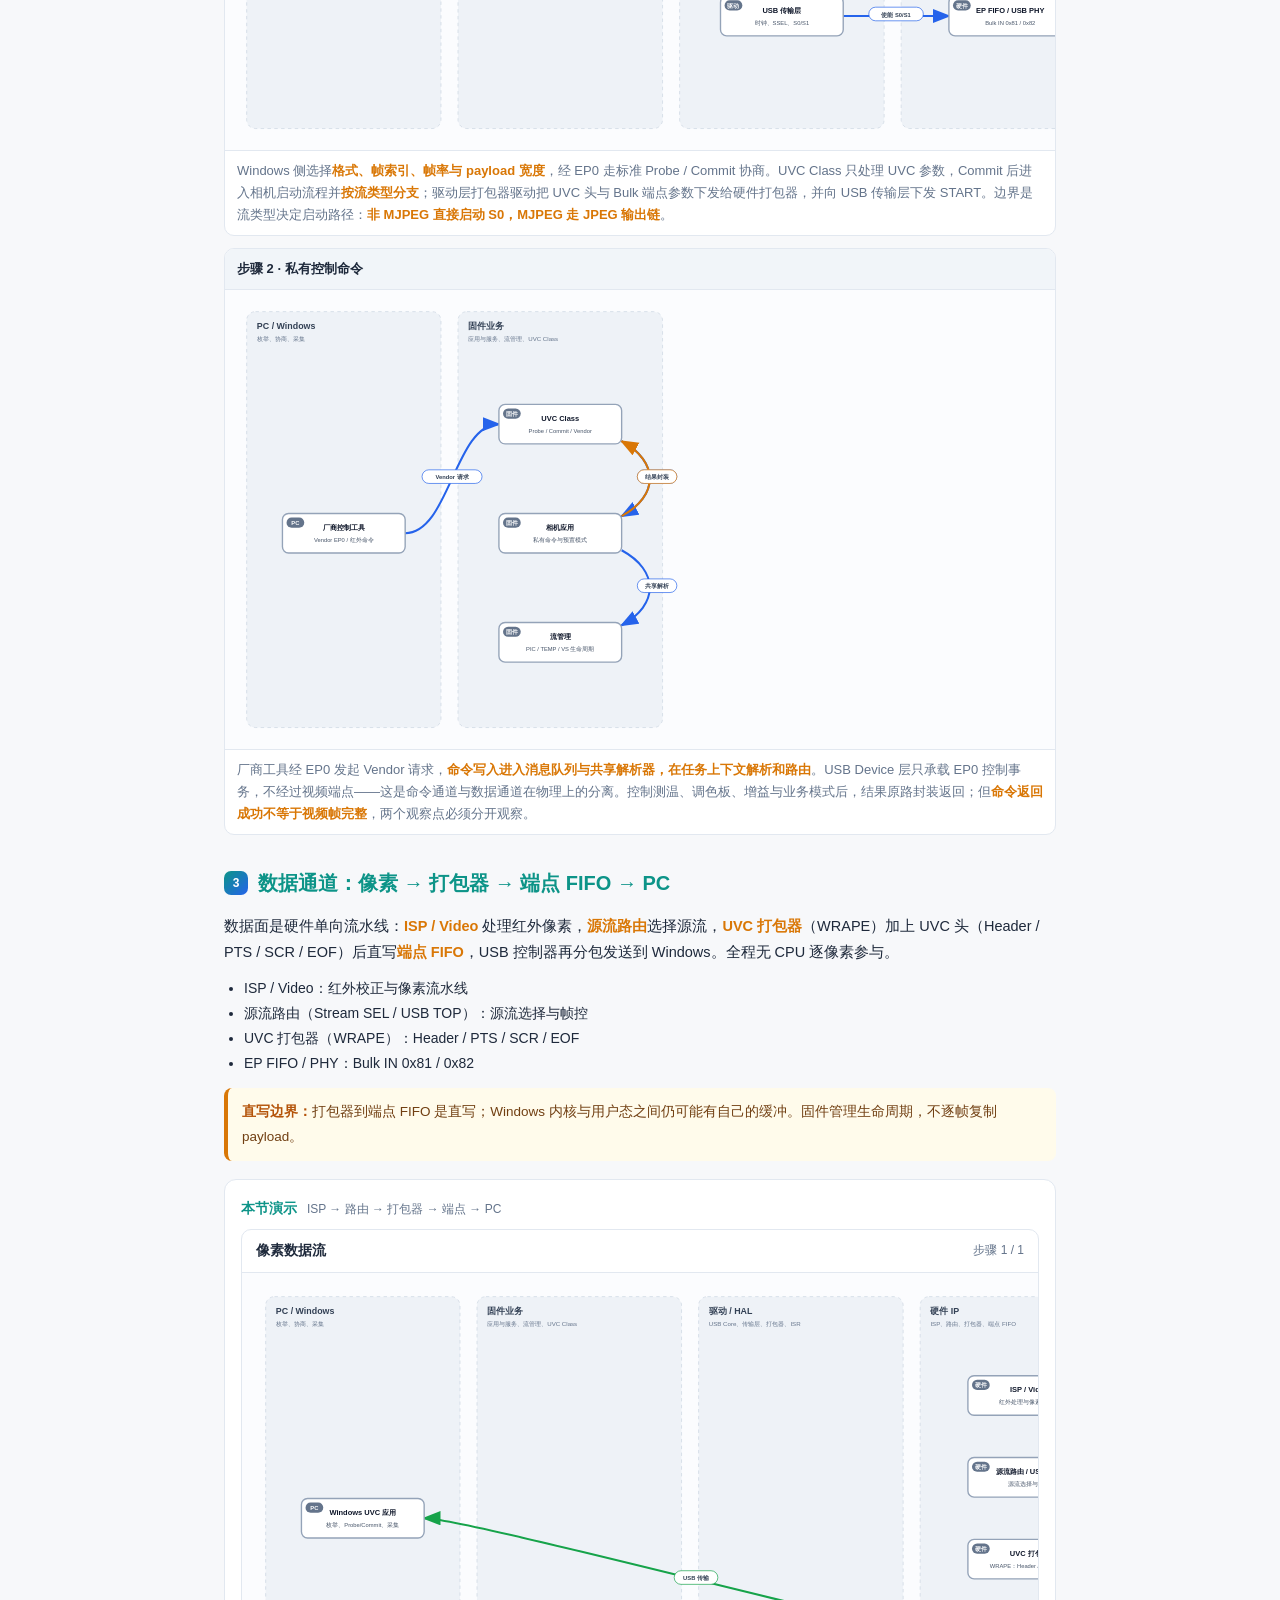
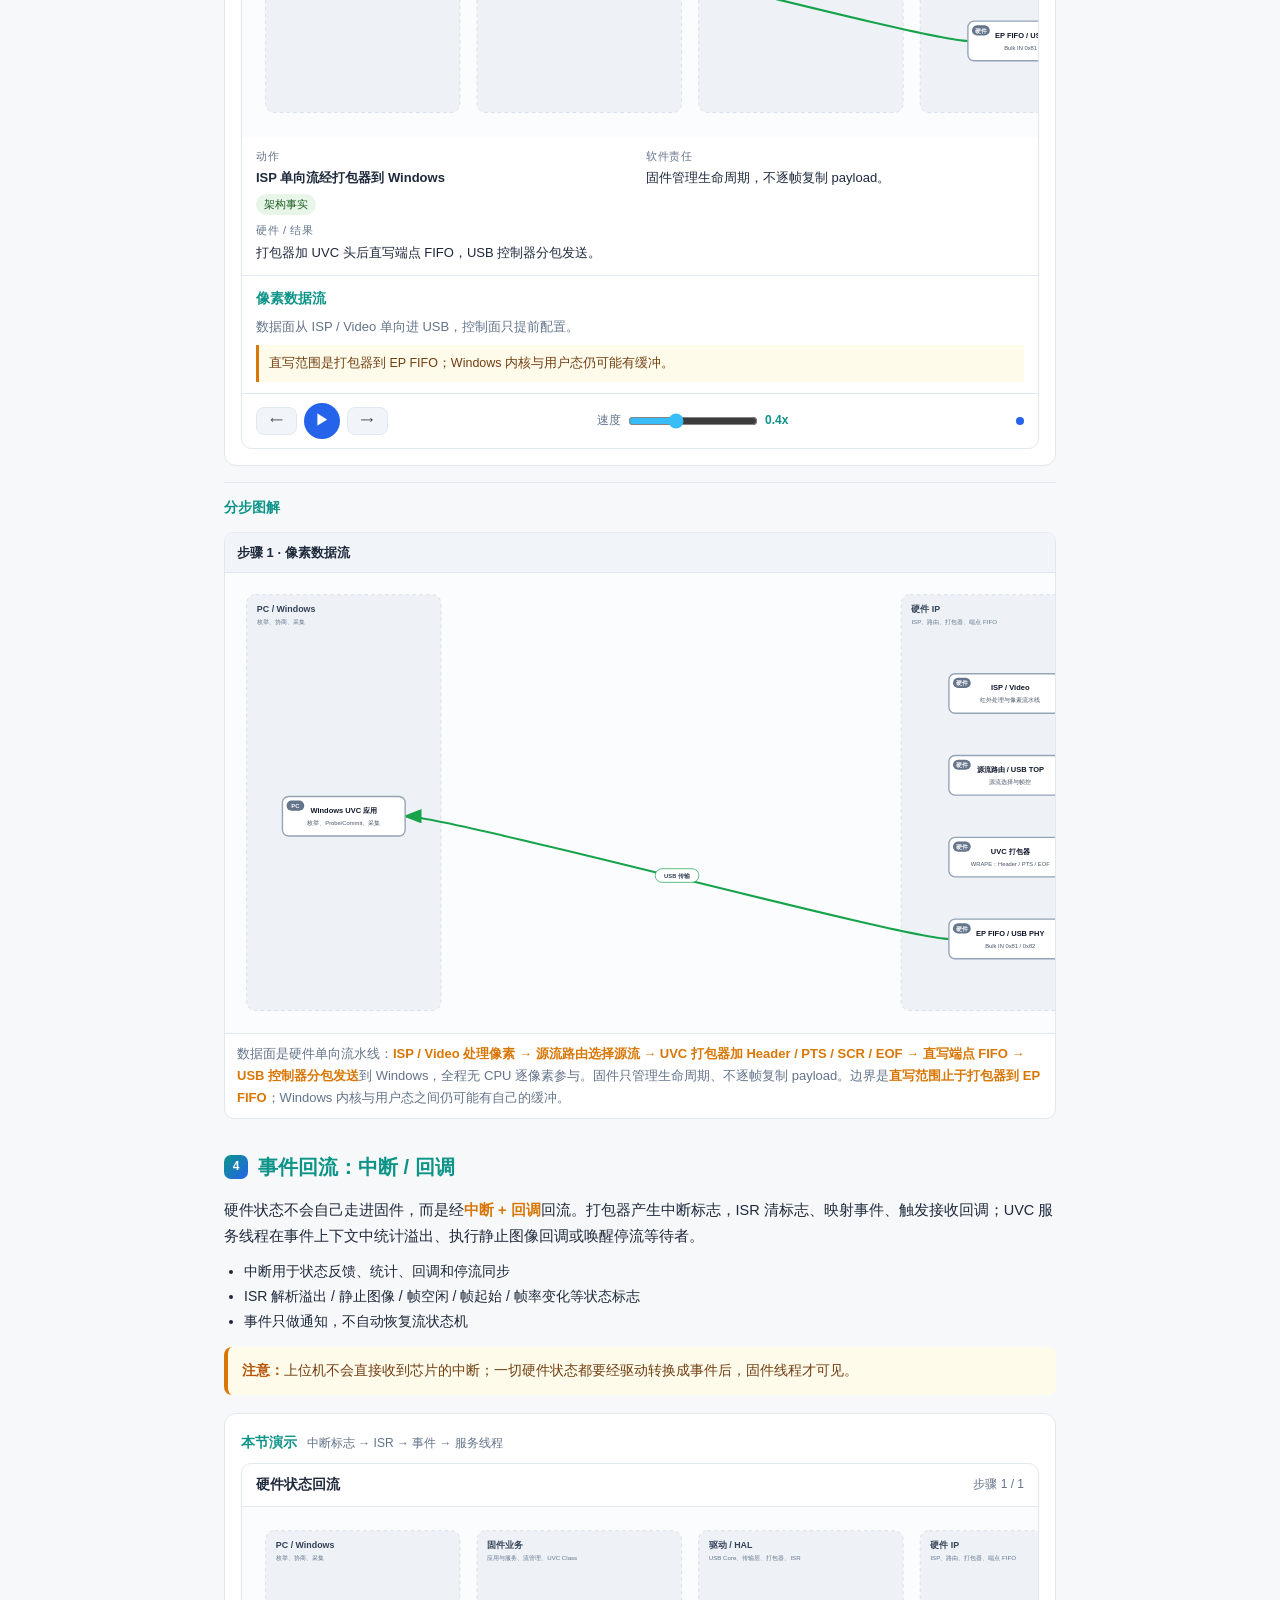
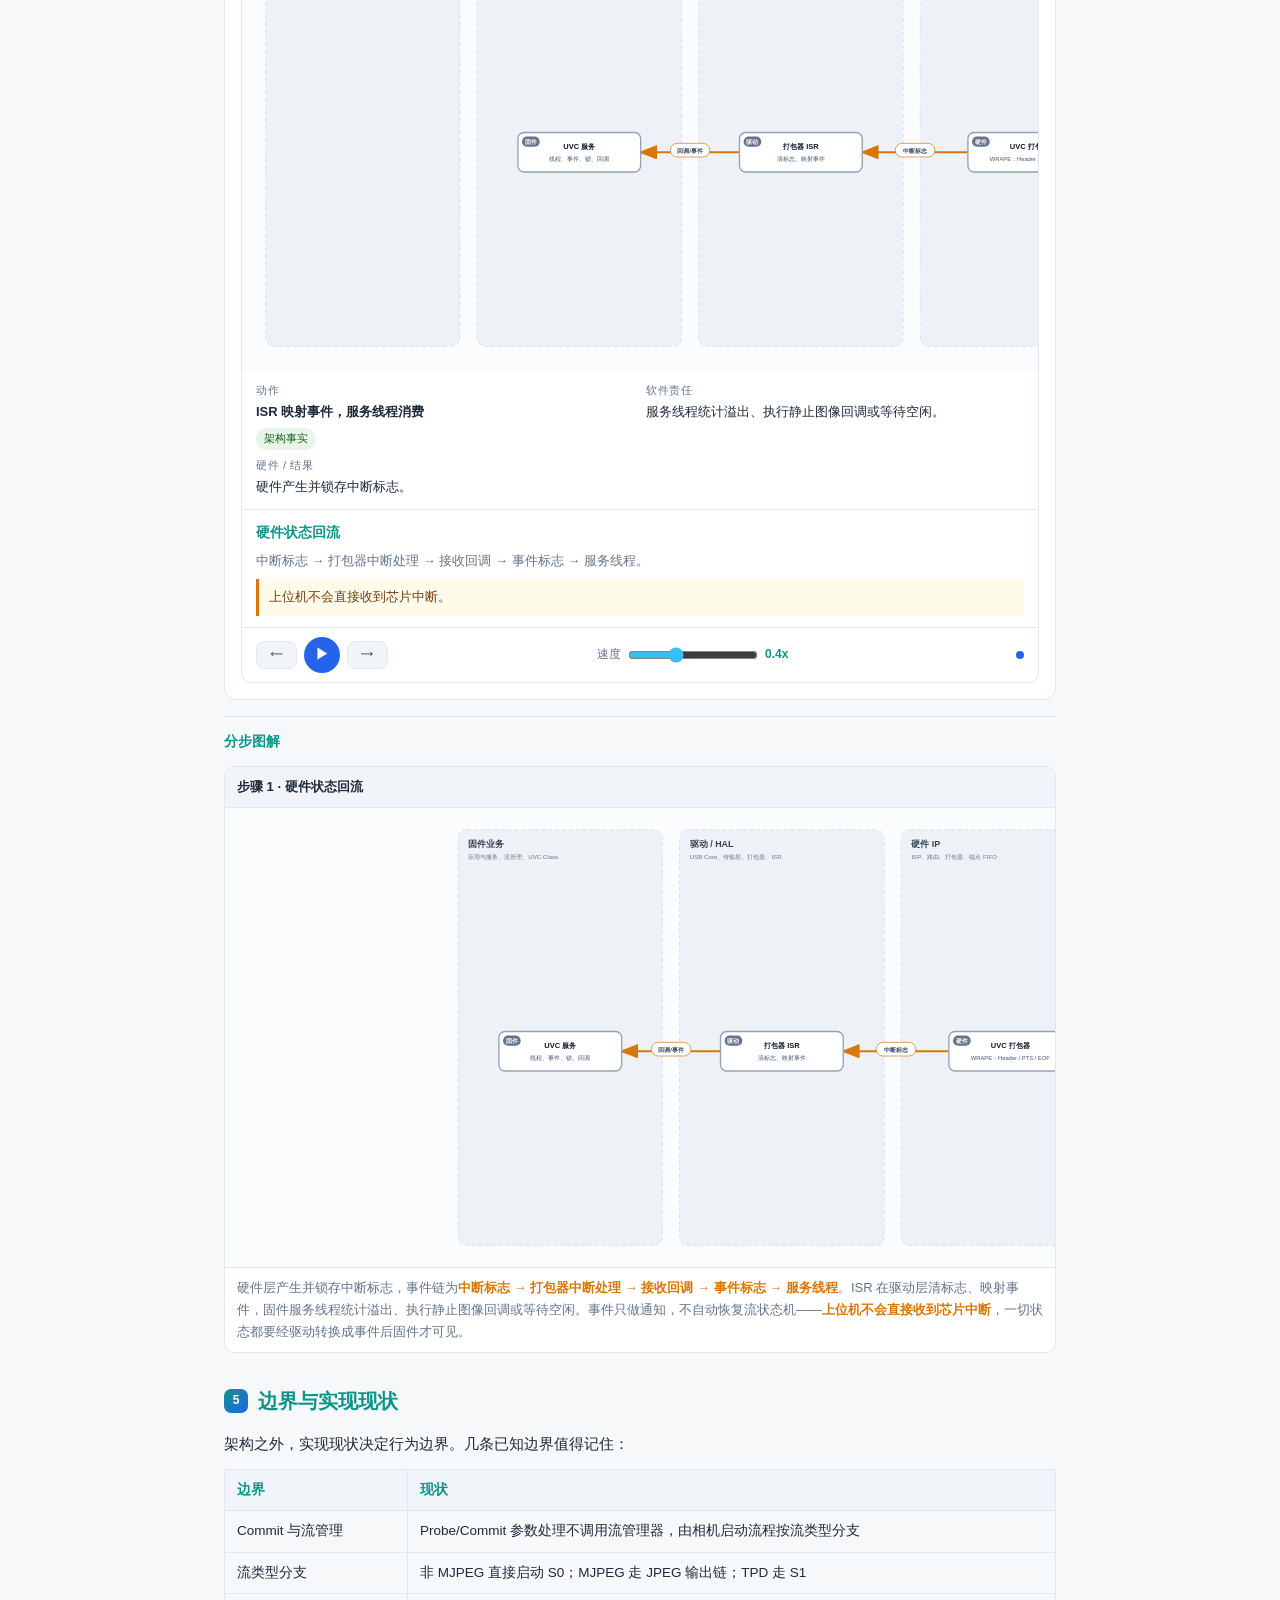
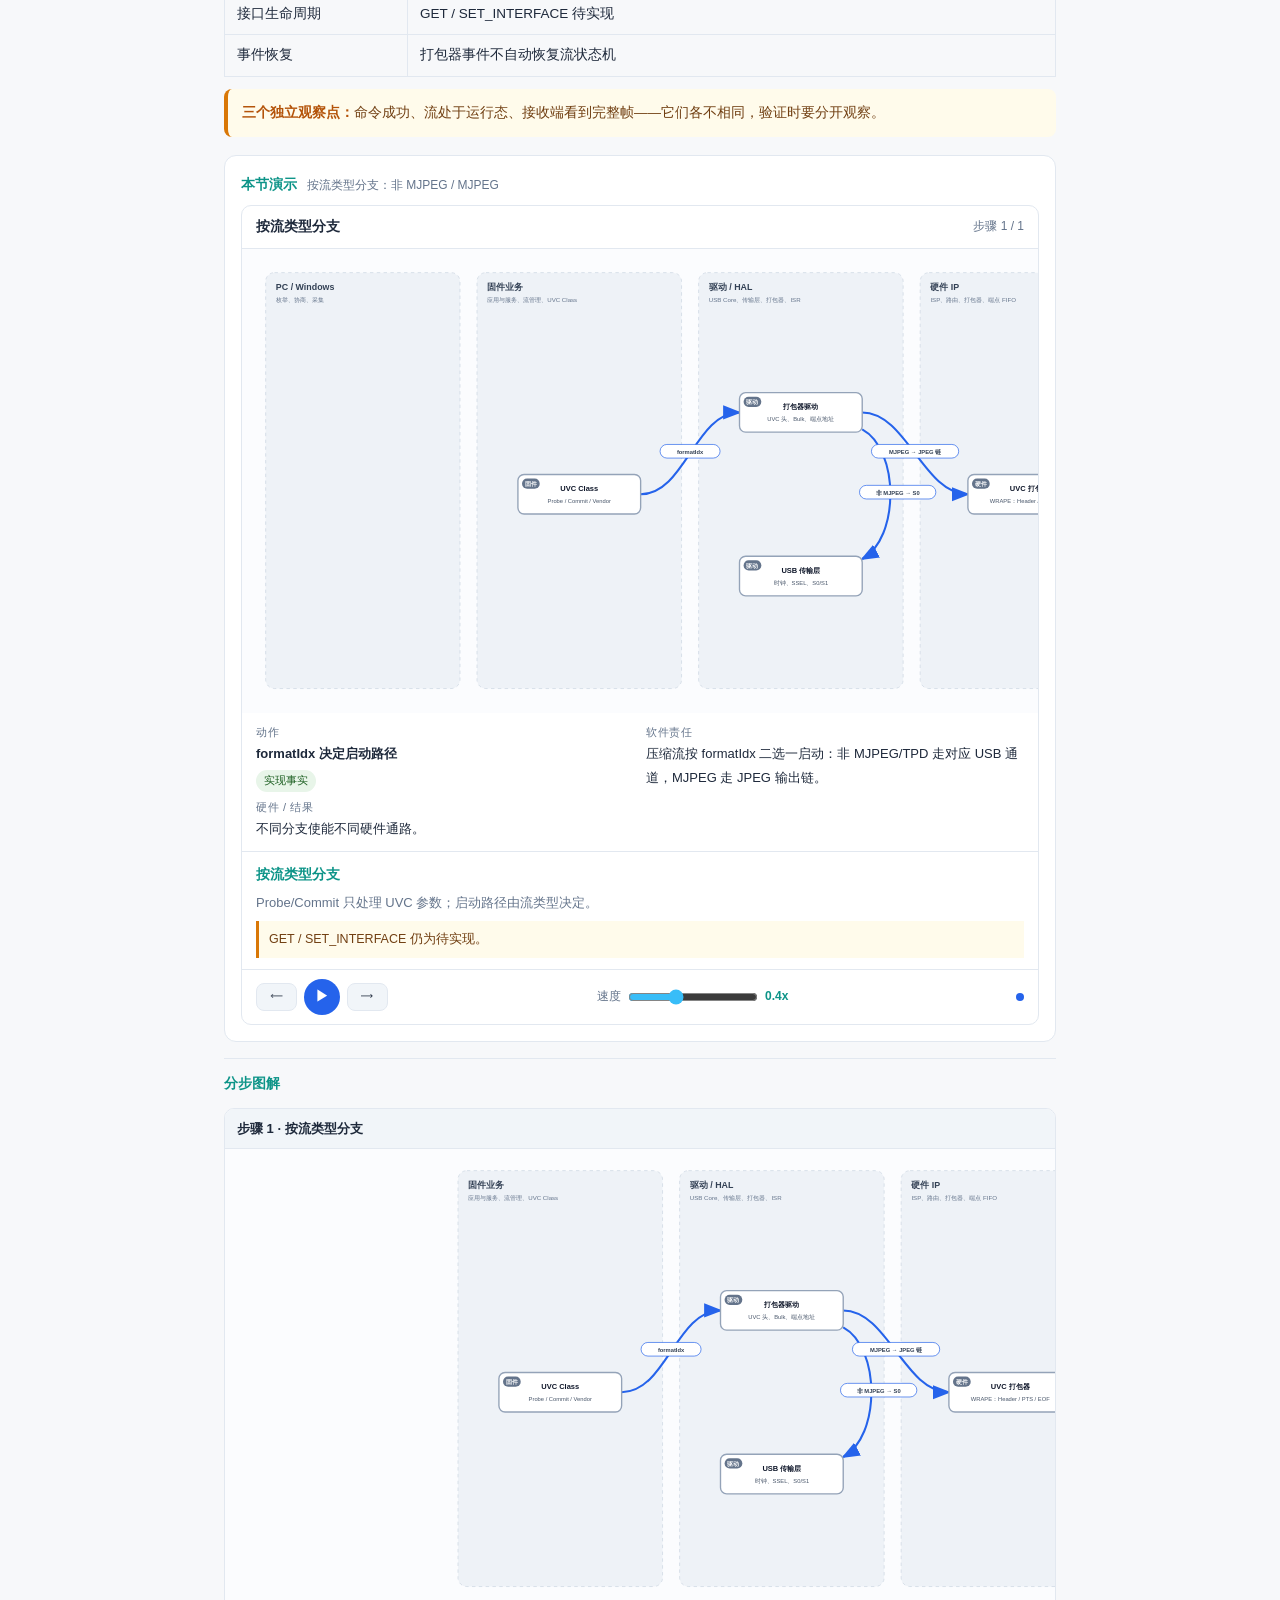
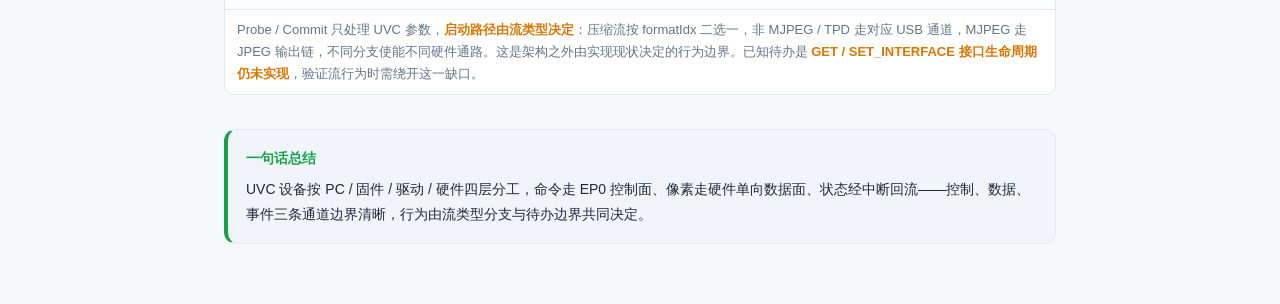
<file: static/demos/uvc-software-hardware-interaction.html>
<!doctype html>
<html lang="zh-CN">
<head>
<meta charset="utf-8">
<meta name="viewport" content="width=device-width,initial-scale=1">
<title>UVC 视频设备的软硬件分层架构：命令、数据与事件如何穿越四层</title>
<style>
:root{
  --bg:#f7f8fa; --panel:#ffffff; --panel2:#f1f5f9; --line:#e2e8f0;
  --text:#1e293b; --muted:#64748b; --blue:#2563eb; --teal:#0d9488;
  --green:#16a34a; --gold:#d97706; --orange:#ea580c; --purple:#7c3aed; --red:#dc2626;
  --command:#2563eb; --data:#16a34a; --event:#d97706; --error:#dc2626;
}
*{box-sizing:border-box;margin:0;padding:0}
body{background:var(--bg);color:var(--text);font-family:"PingFang SC","Microsoft YaHei","Noto Sans CJK SC",sans-serif;line-height:1.8;padding:0}
.page{max-width:880px;margin:0 auto;padding:40px 24px 60px}
header{border-bottom:1px solid var(--line);padding-bottom:22px;margin-bottom:24px}
h1{font-size:27px;line-height:1.35;margin-bottom:12px;color:#0f172a}
.lead{color:var(--muted);font-size:15px;line-height:1.8}
.lead b{color:var(--teal)}
.learn{margin-top:14px;padding:14px 16px;background:var(--panel2);border:1px solid var(--line);border-radius:12px;font-size:13.5px}
.learn b{color:var(--gold);display:block;margin-bottom:6px}
.learn ol{margin-left:20px;color:var(--text)}
.learn li{margin-bottom:4px}
.toc{display:flex;flex-wrap:wrap;gap:8px;margin:0 0 28px}
.toc a{color:var(--muted);text-decoration:none;border:1px solid var(--line);padding:4px 12px;border-radius:99px;font-size:12px;background:var(--panel)}
.toc a:hover{color:var(--teal);border-color:var(--teal)}
section{margin-bottom:30px}
h2{font-size:20px;margin-bottom:12px;color:var(--teal);display:flex;align-items:center;gap:10px}
h2 .n{font-size:12px;background:linear-gradient(135deg,#0d9488,#2563eb);color:#fff;width:24px;height:24px;border-radius:7px;display:inline-flex;align-items:center;justify-content:center;flex:none}
p{color:var(--text);margin-bottom:10px;font-size:14.5px}
p b{color:var(--gold)}
p code,li code,td code{background:var(--panel2);border:1px solid var(--line);padding:1px 6px;border-radius:5px;color:#0369a1;font-size:12.5px;font-family:Consolas,monospace}
ul{color:var(--text);font-size:14px}
.keybox{margin:12px 0;padding:12px 14px;background:#fffbeb;border-left:4px solid var(--gold);border-radius:8px;font-size:13.5px;color:#713f12}
.keybox b{color:#b45309}
table{width:100%;border-collapse:collapse;margin:12px 0;font-size:13.5px}
th,td{border:1px solid var(--line);padding:8px 12px;text-align:left}
th{background:var(--panel2);color:var(--teal)}
td b{color:var(--green)}
pre{background:#0b1220;border-radius:8px;padding:12px 14px;overflow-x:auto;margin:12px 0;font-size:12.5px;line-height:1.6;color:#93c5fd;font-family:Consolas,monospace}
/* 动画组件 */
.demo{margin:18px 0 6px;padding:16px;background:var(--panel);border:1px solid var(--line);border-radius:12px}
.demo h3{color:var(--teal);font-size:14px;margin-bottom:8px}
.demo h3 small{color:var(--muted);font-weight:400;font-size:12px;margin-left:6px}
.dwrap{border:1px solid var(--line);border-radius:10px;overflow:hidden;background:var(--panel)}
.dhead{display:flex;justify-content:space-between;align-items:center;padding:9px 14px;border-bottom:1px solid var(--line)}
.dhead b{font-size:13.5px}
.dhead span{color:var(--muted);font-size:12px}
.dcanvas{overflow-x:auto;padding:10px;background:#fbfcfe}
svg{display:block;width:100%;min-width:900px;height:auto}
.detail{padding:10px 14px;display:grid;grid-template-columns:1fr 1fr;gap:6px 12px;font-size:13px}
.detail .lbl{color:var(--muted);font-size:11px;letter-spacing:.06em}
.detail b{display:block;color:var(--text)}
.detail .fact{display:inline-block;margin-top:4px;padding:1px 8px;border-radius:99px;background:#e8f5e9;color:#1b5e20;font-size:11px}
.dnarr{padding:11px 14px;border-top:1px solid var(--line)}
.dnarr h4{margin:0 0 4px;color:var(--teal);font-size:13.5px}
.dnarr p{margin:0;color:var(--muted);font-size:13px}
.dnote{margin-top:7px;padding:7px 10px;border-left:3px solid var(--gold);background:#fffbeb;color:#713f12;font-size:12.5px}
.dcontrols{display:flex;align-items:center;gap:7px;padding:9px 14px;border-top:1px solid var(--line);flex-wrap:wrap}
.dcontrols button{padding:6px 13px;border:1px solid var(--line);border-radius:8px;background:var(--panel2);color:var(--text);cursor:pointer;font-size:12.5px}
.dcontrols button.play{width:36px;height:36px;border:0;border-radius:50%;background:var(--blue);color:#fff;font-size:15px;padding:0}
.dcontrols .speed{display:flex;align-items:center;gap:7px;margin-left:auto;font-size:12px;color:var(--muted)}
.dcontrols input{width:130px;accent-color:#38bdf8}
.dcontrols .spdv{font-weight:700;color:var(--teal);min-width:42px}
.dprogress{display:flex;gap:4px;margin-left:auto}
.dprogress i{width:8px;height:8px;border-radius:50%;background:#cbd5e1}
.dprogress i.on{background:var(--blue)}
/* 分步图解 */
.stepfigs{margin-top:16px;border-top:1px solid var(--line);padding-top:12px}
.stepfigs>h4{color:var(--teal);font-size:14px;margin-bottom:10px}
.stepfig{margin:12px 0;border:1px solid var(--line);border-radius:10px;overflow:hidden;background:var(--panel)}
.fighead{padding:8px 12px;background:var(--panel2);font-size:13px;font-weight:700;color:var(--text);border-bottom:1px solid var(--line)}
.fighead small{color:var(--muted);font-weight:400;margin-left:6px}
.figcanvas{overflow-x:auto;padding:8px;background:#fbfcfe}
.stepfig svg{min-width:900px}
.figexp{padding:9px 12px;font-size:13px;color:var(--muted);line-height:1.7;border-top:1px solid var(--line)}
.figexp b{color:var(--gold)}
.summary{margin-top:34px;padding:16px 18px;background:var(--panel2);border:1px solid var(--line);border-left:4px solid var(--green);border-radius:12px}
.summary b{color:var(--green);display:block;margin-bottom:6px;font-size:14px}
.summary p{margin:0;color:var(--text);font-size:14px}
@media(max-width:650px){.page{padding:22px 14px 40px}.detail{grid-template-columns:1fr}h1{font-size:23px}}
</style>
</head>
<body>
<div class="page">

<header>
  <h1>UVC 视频设备的软硬件分层架构：命令、数据与事件如何穿越四层</h1>
  <p class="lead">一台 UVC 视频设备的一头是 Windows 主机，另一头是红外图像硬件。命令从控制端点进、像素从 USB 端点出、硬件状态经中断回流——它们如何在一台固件设备里<b>分四层穿越</b>？本文按 PC / 固件 / 驱动 / 硬件逐层拆解，每个章节配一个交互动画，讲清机制后直接演示。</p>
  <div class="learn">
    <b>你将掌握</b>
    <ol>
      <li>四层职责与命令 / 数据 / 事件三条通道的分工</li>
      <li>Probe / Commit 与私有控制命令如何沿命令通道行走</li>
      <li>像素从 ISP 一路到端点 FIFO 的数据面</li>
      <li>中断与回调如何把硬件状态带回应用</li>
      <li>实现边界：流类型分支与待办项如何影响行为</li>
    </ol>
  </div>
</header>

<nav class="toc">
  <a href="#s1">1. 四层职责</a>
  <a href="#s2">2. 命令通道</a>
  <a href="#s3">3. 数据通道</a>
  <a href="#s4">4. 事件回流</a>
  <a href="#s5">5. 边界与现状</a>
</nav>

<!-- ============ 1 ============ -->
<section id="s1">
  <h2><span class="n">1</span>四层职责：PC / 固件 / 驱动 / 硬件</h2>
  <p>一台 UVC 视频设备按职责切成四层：<b>PC 侧</b>是枚举与采集的 UVC 主机；<b>固件业务层</b>由应用与服务组成，负责业务决策与生命周期；<b>驱动 / HAL 层</b>把语义配置翻译成寄存器操作并初筛中断；<b>硬件层</b>是像素流水线与 USB 物理接口。四层各做一件事，命令、数据、事件在它们之间按固定方向行走。</p>
  <table>
    <tr><th>层</th><th>代表</th><th>职责</th></tr>
    <tr><td>PC / Windows</td><td>UVC 主机、厂商控制工具</td><td>枚举、协商、采集；控制入口与采集终端</td></tr>
    <tr><td>固件应用与服务</td><td>相机应用、流管理、UVC Class、输出接口</td><td>业务决策、参数解析、生命周期管理</td></tr>
    <tr><td>驱动 / HAL</td><td>USB Device Core、传输层、打包器驱动、ISR</td><td>寄存器翻译、端点配置、中断初筛</td></tr>
    <tr><td>硬件 IP</td><td>ISP、源流路由、UVC 打包器、端点 FIFO / PHY</td><td>像素搬运、UVC 组帧、物理传输</td></tr>
  </table>
  <div class="keybox"><b>三种颜色的通道：</b>命令（蓝）从 PC 进控制面；数据（绿）由硬件单向流向 PC；事件（黄）从硬件经驱动回固件。全文动画用这三种颜色区分流动方向。</div>
  <div class="demo" id="d1">
    <h3>本节演示 <small>固件初始化 → 业务预配置</small></h3>
    <div class="dwrap">
      <div class="dhead"><b id="s1t"></b><span id="s1m"></span></div>
      <div class="dcanvas"><svg id="s1g" viewBox="0 0 1320 650"></svg></div>
      <div class="detail">
        <div><div class="lbl">动作</div><b id="s1a"></b><span class="fact" id="s1l"></span></div>
        <div><div class="lbl">软件责任</div><span id="s1sw"></span></div>
        <div><div class="lbl">硬件 / 结果</div><span id="s1hw"></span></div>
      </div>
      <div class="dnarr"><h4 id="s1d"></h4><p id="s1p"></p><div class="dnote" id="s1n"></div></div>
      <div class="dcontrols">
        <button id="s1prev">⟵</button><button class="play" id="s1play">▶</button><button id="s1next">⟶</button>
        <span class="speed">速度<input type="range" id="s1spd" min="8" max="100" value="40"><span class="spdv" id="s1v">0.4x</span></span>
        <div class="dprogress" id="s1pbar"></div>
      </div>
    </div>
  </div>

  <div class="stepfigs">
    <h4>分步图解</h4>
    <div class="stepfig">
      <div class="fighead">步骤 1 · 固件初始化</div>
      <div class="figcanvas"><svg id="sfs1_0g" viewBox="0 0 1320 650"></svg></div>
      <div class="figexp">固件业务层<b>先建类列表，再注册 UVC Class 与 USB Device Core，最后启动 UVC 服务线程</b>——这是控制面的启动序，不是运行时命令方向。驱动 / HAL 层承载 USB Device Core；EP0 在 Device Core 就绪后才能承载枚举与控制传输，<b>初始化顺序直接决定 USB 枚举能否被正确应答</b>。</div>
    </div>
    <div class="stepfig">
      <div class="fighead">步骤 2 · 业务预配置</div>
      <div class="figcanvas"><svg id="sfs1_1g" viewBox="0 0 1320 650"></svg></div>
      <div class="figexp">业务预配置属于控制面，<b>先定输出接口与物理目标，INIT 配置节点，输出接口完成接口配置，START 只使能对应源流</b>。硬件层的源流与 USB 传输通道至此就绪，但尚未开始发送。预配置与 Probe / Commit 并列，都是命令通道的一部分——<b>READY 与收到完整帧是两个不同状态</b>，验证时必须分开确认。</div>
    </div>
  </div>
</section>

<!-- ============ 2 ============ -->
<section id="s2">
  <h2><span class="n">2</span>命令通道：Probe / Commit 与私有控制</h2>
  <p>命令面负责协商与控制，走 EP0 控制端点。标准 UVC 用 <b>Probe / Commit</b> 协商视频参数；厂商工具用 <b>Vendor 请求</b>控制红外业务。两条命令通道都不经过视频数据端点。</p>
  <table>
    <tr><th>通道</th><th>入口</th><th>载荷</th><th>结果</th></tr>
    <tr><td>Probe / Commit</td><td>Windows UVC 栈 → EP0</td><td>格式、帧索引、帧率、payload</td><td>初始化打包器并按流类型启动</td></tr>
    <tr><td>私有 Vendor 控制</td><td>厂商工具 → EP0</td><td>业务模式、测温、调色板、增益</td><td>进消息队列，共享解析器处理，结果原路返回</td></tr>
  </table>
  <div class="keybox"><b>注意：</b>Vendor EP0 不通过 0x81 / 0x82 视频端点；命令返回成功不等于视频帧完整——二者是独立的观察点。</div>
  <div class="demo" id="d2">
    <h3>本节演示 <small>Probe/Commit 协商 → Vendor 私有控制</small></h3>
    <div class="dwrap">
      <div class="dhead"><b id="s2t"></b><span id="s2m"></span></div>
      <div class="dcanvas"><svg id="s2g" viewBox="0 0 1320 650"></svg></div>
      <div class="detail">
        <div><div class="lbl">动作</div><b id="s2a"></b><span class="fact" id="s2l"></span></div>
        <div><div class="lbl">软件责任</div><span id="s2sw"></span></div>
        <div><div class="lbl">硬件 / 结果</div><span id="s2hw"></span></div>
      </div>
      <div class="dnarr"><h4 id="s2d"></h4><p id="s2p"></p><div class="dnote" id="s2n"></div></div>
      <div class="dcontrols">
        <button id="s2prev">⟵</button><button class="play" id="s2play">▶</button><button id="s2next">⟶</button>
        <span class="speed">速度<input type="range" id="s2spd" min="8" max="100" value="40"><span class="spdv" id="s2v">0.4x</span></span>
        <div class="dprogress" id="s2pbar"></div>
      </div>
    </div>
  </div>

  <div class="stepfigs">
    <h4>分步图解</h4>
    <div class="stepfig">
      <div class="fighead">步骤 1 · Probe / Commit</div>
      <div class="figcanvas"><svg id="sfs2_0g" viewBox="0 0 1320 650"></svg></div>
      <div class="figexp">Windows 侧选择<b>格式、帧索引、帧率与 payload 宽度</b>，经 EP0 走标准 Probe / Commit 协商。UVC Class 只处理 UVC 参数，Commit 后进入相机启动流程并<b>按流类型分支</b>；驱动层打包器驱动把 UVC 头与 Bulk 端点参数下发给硬件打包器，并向 USB 传输层下发 START。边界是流类型决定启动路径：<b>非 MJPEG 直接启动 S0，MJPEG 走 JPEG 输出链</b>。</div>
    </div>
    <div class="stepfig">
      <div class="fighead">步骤 2 · 私有控制命令</div>
      <div class="figcanvas"><svg id="sfs2_1g" viewBox="0 0 1320 650"></svg></div>
      <div class="figexp">厂商工具经 EP0 发起 Vendor 请求，<b>命令写入进入消息队列与共享解析器，在任务上下文解析和路由</b>。USB Device 层只承载 EP0 控制事务，不经过视频端点——这是命令通道与数据通道在物理上的分离。控制测温、调色板、增益与业务模式后，结果原路封装返回；但<b>命令返回成功不等于视频帧完整</b>，两个观察点必须分开观察。</div>
    </div>
  </div>
</section>

<!-- ============ 3 ============ -->
<section id="s3">
  <h2><span class="n">3</span>数据通道：像素 → 打包器 → 端点 FIFO → PC</h2>
  <p>数据面是硬件单向流水线：<b>ISP / Video</b> 处理红外像素，<b>源流路由</b>选择源流，<b>UVC 打包器</b>（WRAPE）加上 UVC 头（Header / PTS / SCR / EOF）后直写<b>端点 FIFO</b>，USB 控制器再分包发送到 Windows。全程无 CPU 逐像素参与。</p>
  <ul style="margin-left:20px">
    <li>ISP / Video：红外校正与像素流水线</li>
    <li>源流路由（Stream SEL / USB TOP）：源流选择与帧控</li>
    <li>UVC 打包器（WRAPE）：Header / PTS / SCR / EOF</li>
    <li>EP FIFO / PHY：Bulk IN 0x81 / 0x82</li>
  </ul>
  <div class="keybox"><b>直写边界：</b>打包器到端点 FIFO 是直写；Windows 内核与用户态之间仍可能有自己的缓冲。固件管理生命周期，不逐帧复制 payload。</div>
  <div class="demo" id="d3">
    <h3>本节演示 <small>ISP → 路由 → 打包器 → 端点 → PC</small></h3>
    <div class="dwrap">
      <div class="dhead"><b id="s3t"></b><span id="s3m"></span></div>
      <div class="dcanvas"><svg id="s3g" viewBox="0 0 1320 650"></svg></div>
      <div class="detail">
        <div><div class="lbl">动作</div><b id="s3a"></b><span class="fact" id="s3l"></span></div>
        <div><div class="lbl">软件责任</div><span id="s3sw"></span></div>
        <div><div class="lbl">硬件 / 结果</div><span id="s3hw"></span></div>
      </div>
      <div class="dnarr"><h4 id="s3d"></h4><p id="s3p"></p><div class="dnote" id="s3n"></div></div>
      <div class="dcontrols">
        <button id="s3prev">⟵</button><button class="play" id="s3play">▶</button><button id="s3next">⟶</button>
        <span class="speed">速度<input type="range" id="s3spd" min="8" max="100" value="40"><span class="spdv" id="s3v">0.4x</span></span>
        <div class="dprogress" id="s3pbar"></div>
      </div>
    </div>
  </div>

  <div class="stepfigs">
    <h4>分步图解</h4>
    <div class="stepfig">
      <div class="fighead">步骤 1 · 像素数据流</div>
      <div class="figcanvas"><svg id="sfs3_0g" viewBox="0 0 1320 650"></svg></div>
      <div class="figexp">数据面是硬件单向流水线：<b>ISP / Video 处理像素 → 源流路由选择源流 → UVC 打包器加 Header / PTS / SCR / EOF → 直写端点 FIFO → USB 控制器分包发送</b>到 Windows，全程无 CPU 逐像素参与。固件只管理生命周期、不逐帧复制 payload。边界是<b>直写范围止于打包器到 EP FIFO</b>；Windows 内核与用户态之间仍可能有自己的缓冲。</div>
    </div>
  </div>
</section>

<!-- ============ 4 ============ -->
<section id="s4">
  <h2><span class="n">4</span>事件回流：中断 / 回调</h2>
  <p>硬件状态不会自己走进固件，而是经<b>中断 + 回调</b>回流。打包器产生中断标志，ISR 清标志、映射事件、触发接收回调；UVC 服务线程在事件上下文中统计溢出、执行静止图像回调或唤醒停流等待者。</p>
  <ul style="margin-left:20px">
    <li>中断用于状态反馈、统计、回调和停流同步</li>
    <li>ISR 解析溢出 / 静止图像 / 帧空闲 / 帧起始 / 帧率变化等状态标志</li>
    <li>事件只做通知，不自动恢复流状态机</li>
  </ul>
  <div class="keybox"><b>注意：</b>上位机不会直接收到芯片的中断；一切硬件状态都要经驱动转换成事件后，固件线程才可见。</div>
  <div class="demo" id="d4">
    <h3>本节演示 <small>中断标志 → ISR → 事件 → 服务线程</small></h3>
    <div class="dwrap">
      <div class="dhead"><b id="s4t"></b><span id="s4m"></span></div>
      <div class="dcanvas"><svg id="s4g" viewBox="0 0 1320 650"></svg></div>
      <div class="detail">
        <div><div class="lbl">动作</div><b id="s4a"></b><span class="fact" id="s4l"></span></div>
        <div><div class="lbl">软件责任</div><span id="s4sw"></span></div>
        <div><div class="lbl">硬件 / 结果</div><span id="s4hw"></span></div>
      </div>
      <div class="dnarr"><h4 id="s4d"></h4><p id="s4p"></p><div class="dnote" id="s4n"></div></div>
      <div class="dcontrols">
        <button id="s4prev">⟵</button><button class="play" id="s4play">▶</button><button id="s4next">⟶</button>
        <span class="speed">速度<input type="range" id="s4spd" min="8" max="100" value="40"><span class="spdv" id="s4v">0.4x</span></span>
        <div class="dprogress" id="s4pbar"></div>
      </div>
    </div>
  </div>

  <div class="stepfigs">
    <h4>分步图解</h4>
    <div class="stepfig">
      <div class="fighead">步骤 1 · 硬件状态回流</div>
      <div class="figcanvas"><svg id="sfs4_0g" viewBox="0 0 1320 650"></svg></div>
      <div class="figexp">硬件层产生并锁存中断标志，事件链为<b>中断标志 → 打包器中断处理 → 接收回调 → 事件标志 → 服务线程</b>。ISR 在驱动层清标志、映射事件，固件服务线程统计溢出、执行静止图像回调或等待空闲。事件只做通知，不自动恢复流状态机——<b>上位机不会直接收到芯片中断</b>，一切状态都要经驱动转换成事件后固件才可见。</div>
    </div>
  </div>
</section>

<!-- ============ 5 ============ -->
<section id="s5">
  <h2><span class="n">5</span>边界与实现现状</h2>
  <p>架构之外，实现现状决定行为边界。几条已知边界值得记住：</p>
  <table>
    <tr><th>边界</th><th>现状</th></tr>
    <tr><td>Commit 与流管理</td><td>Probe/Commit 参数处理不调用流管理器，由相机启动流程按流类型分支</td></tr>
    <tr><td>流类型分支</td><td>非 MJPEG 直接启动 S0；MJPEG 走 JPEG 输出链；TPD 走 S1</td></tr>
    <tr><td>接口生命周期</td><td>GET / SET_INTERFACE 待实现</td></tr>
    <tr><td>事件恢复</td><td>打包器事件不自动恢复流状态机</td></tr>
  </table>
  <div class="keybox"><b>三个独立观察点：</b>命令成功、流处于运行态、接收端看到完整帧——它们各不相同，验证时要分开观察。</div>
  <div class="demo" id="d5">
    <h3>本节演示 <small>按流类型分支：非 MJPEG / MJPEG</small></h3>
    <div class="dwrap">
      <div class="dhead"><b id="s5t"></b><span id="s5m"></span></div>
      <div class="dcanvas"><svg id="s5g" viewBox="0 0 1320 650"></svg></div>
      <div class="detail">
        <div><div class="lbl">动作</div><b id="s5a"></b><span class="fact" id="s5l"></span></div>
        <div><div class="lbl">软件责任</div><span id="s5sw"></span></div>
        <div><div class="lbl">硬件 / 结果</div><span id="s5hw"></span></div>
      </div>
      <div class="dnarr"><h4 id="s5d"></h4><p id="s5p"></p><div class="dnote" id="s5n"></div></div>
      <div class="dcontrols">
        <button id="s5prev">⟵</button><button class="play" id="s5play">▶</button><button id="s5next">⟶</button>
        <span class="speed">速度<input type="range" id="s5spd" min="8" max="100" value="40"><span class="spdv" id="s5v">0.4x</span></span>
        <div class="dprogress" id="s5pbar"></div>
      </div>
    </div>
  </div>

  <div class="stepfigs">
    <h4>分步图解</h4>
    <div class="stepfig">
      <div class="fighead">步骤 1 · 按流类型分支</div>
      <div class="figcanvas"><svg id="sfs5_0g" viewBox="0 0 1320 650"></svg></div>
      <div class="figexp">Probe / Commit 只处理 UVC 参数，<b>启动路径由流类型决定</b>：压缩流按 formatIdx 二选一，非 MJPEG / TPD 走对应 USB 通道，MJPEG 走 JPEG 输出链，不同分支使能不同硬件通路。这是架构之外由实现现状决定的行为边界。已知待办是 <b>GET / SET_INTERFACE 接口生命周期仍未实现</b>，验证流行为时需绕开这一缺口。</div>
    </div>
  </div>
</section>

<div class="summary"><b>一句话总结</b><p>UVC 设备按 PC / 固件 / 驱动 / 硬件四层分工，命令走 EP0 控制面、像素走硬件单向数据面、状态经中断回流——控制、数据、事件三条通道边界清晰，行为由流类型分支与待办边界共同决定。</p></div>

</div>

<script>
"use strict";
const lanes={external:{title:'PC / Windows',sub:'枚举、协商、采集',x:20,w:285},app:{title:'固件业务',sub:'应用与服务、流管理、UVC Class',x:330,w:300},driver:{title:'驱动 / HAL',sub:'USB Core、传输层、打包器、ISR',x:655,w:300},hardware:{title:'硬件 IP',sub:'ISP、路由、打包器、端点 FIFO',x:980,w:320}};
const nodes={
pcwin:['Windows UVC 应用','枚举、Probe/Commit、采集','external'],
tool:['厂商控制工具','Vendor EP0 / 红外命令','external'],
classlist:['USB 类列表','板级初始化注册','app'],
vdcmd:['相机应用','私有命令与预置模式','app'],
stream:['流管理','PIC / TEMP / VS 生命周期','app'],
outif:['输出接口','SINGLE / COMPOSE / 物理目标','app'],
uvcclass:['UVC Class','Probe / Commit / Vendor','app'],
uvcsvc:['UVC 服务','线程、事件、锁、回调','app'],
udc:['USB Device Core','设备级注册与 function','driver'],
usbtop:['USB 传输层','时钟、SSEL、S0/S1','driver'],
wrapdrv:['打包器驱动','UVC 头、Bulk、端点地址','driver'],
wrapisr:['打包器 ISR','清标志、映射事件','driver'],
isp:['ISP / Video','红外处理与像素流水线','hardware'],
sel:['源流路由 / USB TOP','源流选择与帧控','hardware'],
wrap:['UVC 打包器','WRAPE：Header / PTS / EOF','hardware'],
fifo:['EP FIFO / USB PHY','Bulk IN 0x81 / 0x82','hardware']};
const laneOrder=['external','app','driver','hardware'];
function layout(item){const group={external:[],app:[],driver:[],hardware:[]},out={};item.nodes.forEach(id=>group[nodes[id][2]].push(id));laneOrder.forEach(k=>{const lane=lanes[k],arr=group[k],gap=480/Math.max(arr.length,1);arr.forEach((id,i)=>out[id]={x:lane.x+lane.w/2,y:105+gap*(i+.5)});});return out}
function geom(a,b,pos){const p=pos[a],q=pos[b],same=nodes[a][2]===nodes[b][2];if(same){const d=q.y>=p.y?1:-1;return{d:`M${p.x+90} ${p.y+25*d} C${p.x+145} ${p.y+55*d},${q.x+145} ${q.y-55*d},${q.x+90} ${q.y-25*d}`,x:p.x+142,y:(p.y+q.y)/2}}const d=q.x>p.x?1:-1;return{d:`M${p.x+90*d} ${p.y} C${p.x+155*d} ${p.y},${q.x-155*d} ${q.y},${q.x-90*d} ${q.y}`,x:(p.x+q.x)/2,y:(p.y+q.y)/2}}
function draw(svgEl,item,pfx,focus){pfx=pfx||'';const pos=layout(item);let s='<defs>'+['command','data','event','error'].map(k=>`<marker id="${pfx}m${k}" markerWidth="9" markerHeight="9" refX="8" refY="3.5" orient="auto"><path d="M0 0L9 3.5L0 7Z" fill="var(--${k})"/></marker>`).join('')+'</defs>';const act={};item.nodes.forEach(function(id){act[nodes[id][2]]=1});laneOrder.forEach(k=>{if(focus&&!act[k])return;const l=lanes[k];s+=`<rect x="${l.x}" y="20" width="${l.w}" height="610" rx="13" style="stroke:#cbd5e1;stroke-dasharray:5 5;fill:#eef2f7"/><text x="${l.x+15}" y="46" style="fill:#334155;font-size:13px;font-weight:800">${l.title}</text><text x="${l.x+15}" y="63" style="fill:#64748b;font-size:9px">${l.sub}</text>`});item.edges.forEach(([a,b,k,t])=>{const g=geom(a,b,pos),w=Math.max(58,t.length*8+16);s+=`<path d="${g.d}" marker-end="url(#${pfx}m${k})" style="fill:none;stroke-width:3;stroke:var(--${k})"/><rect x="${g.x-w/2}" y="${g.y-13}" width="${w}" height="20" rx="10" style="fill:#fff;stroke:var(--${k})"/><text x="${g.x}" y="${g.y+1}" text-anchor="middle" style="fill:#334155;font-size:8.5px;font-weight:700">${t}</text>`});item.nodes.forEach(id=>{const n=nodes[id],p=pos[id],style=n[3]||n[2],role=n[3]==='memory'?'内存区':{external:'PC',app:'固件',driver:'驱动',hardware:'硬件'}[n[2]],tw=role.length*7+12;s+=`<g><rect x="${p.x-90}" y="${p.y-29}" width="180" height="58" rx="9" style="fill:#ffffff;stroke-width:2;stroke:${style==='memory'?'#d97706':'#94a3b8'}"/><rect x="${p.x-84}" y="${p.y-23}" width="${tw}" height="15" rx="7.5" style="fill:${style==='memory'?'#d97706':'#64748b'}"/><text x="${p.x-84+tw/2}" y="${p.y-12}" text-anchor="middle" style="fill:#fff;font-size:8.5px;font-weight:700">${role}</text><text x="${p.x}" y="${p.y-5}" text-anchor="middle" style="fill:#0f172a;font-size:11px;font-weight:800">${n[0]}</text><text x="${p.x}" y="${p.y+13}" text-anchor="middle" style="fill:#475569;font-size:8.5px">${n[1]}</text></g>`});svgEl.innerHTML=s}
function makePlayer(p,steps){
  const $=id=>document.getElementById(p+id);
  let idx=0,timer=null,SPEED=0.4;
  const spdEl=$('spd'),spdVal=$('v');
  spdEl.addEventListener('input',function(){SPEED=spdEl.value/100;spdVal.textContent=SPEED.toFixed(2)+'x';if(timer){stop();$('play').click();}});
  function render(){const x=steps[idx];$('t').textContent=x.title;$('m').textContent=`步骤 ${idx+1} / ${steps.length}`;$('a').textContent=x.action;$('l').textContent=x.level;$('sw').textContent=x.software;$('hw').textContent=x.hardware;$('d').textContent=x.title;$('p').textContent=x.description;$('n').textContent=x.note;$('pbar').innerHTML=steps.map((_,i)=>`<i class="${i===idx?'on':''}"></i>`).join('');draw($('g'),x)}
  function next(){idx=(idx+1)%steps.length;render()}
  function prev(){idx=(idx-1+steps.length)%steps.length;render()}
  function stop(){if(timer){clearInterval(timer);timer=null}$('play').textContent='▶'}
  $('prev').onclick=function(){stop();prev()};$('next').onclick=function(){stop();next()};$('play').onclick=function(){if(timer){stop()}else{timer=setInterval(next,Math.round(3200/SPEED));$('play').textContent='Ⅱ'}};
  render();
}
const S1=[
 {title:'固件初始化',action:'按初始化等级注册与启动',level:'架构事实',software:'先建类列表，再注册 UVC Class 与 USB Device Core，最后启动 UVC 服务线程。',hardware:'USB Device Core 就绪后，EP0 才能承载枚举与控制传输。',description:'初始化顺序决定 USB 枚举能否被正确应答。',note:'这是启动顺序，不是运行时命令方向。',nodes:['classlist','uvcclass','udc','uvcsvc'],edges:[['classlist','uvcclass','command','注册类'],['uvcclass','udc','command','创建 function'],['uvcclass','uvcsvc','command','启动线程']]},
 {title:'业务预配置',action:'先定输出内容，再初始化节点与物理目标',level:'架构事实',software:'业务配置先定输出接口与物理目标；INIT 配置节点，输出接口完成接口配置，START 只使能对应源流。',hardware:'源流与 USB 传输通道就绪，但尚未开始发送。',description:'预配置是控制面的一部分，与 Probe/Commit 并列。',note:'READY 与收到完整帧是两个不同状态。',nodes:['tool','vdcmd','stream','outif','usbtop','sel'],edges:[['tool','vdcmd','command','预置模式'],['vdcmd','stream','command','INIT 配置'],['stream','outif','command','接口配置'],['outif','usbtop','command','SSEL/时钟'],['usbtop','sel','command','帧控参数']]}
];
const S2=[
 {title:'Probe / Commit',action:'协商参数后按流类型初始化',level:'架构事实',software:'UVC Class 只处理 UVC 参数；Commit 后进入相机启动流程，按流类型分支。',hardware:'打包器收 UVC 头与 Bulk 端点参数；随后向 USB 传输层下发 START。',description:'Windows 选择格式、帧索引、帧率与 payload 宽度。',note:'非 MJPEG 直接启动 S0；MJPEG 走 JPEG 输出链。',nodes:['pcwin','uvcclass','wrapdrv','usbtop','wrap','fifo'],edges:[['pcwin','uvcclass','command','EP0 Probe/Commit'],['uvcclass','wrapdrv','command','解析参数'],['wrapdrv','wrap','command','UVC 头/Bulk'],['wrapdrv','usbtop','command','下发 START'],['usbtop','fifo','command','使能 S0/S1']]},
 {title:'私有控制命令',action:'EP0 进队列，结果原路返回',level:'架构事实',software:'命令写入经 EP0 进入消息队列与共享解析器，在任务上下文解析和路由。',hardware:'USB Device 层只承载 EP0 控制事务，不通过视频端点。',description:'厂商工具控制测温、调色板、增益与业务模式，并轮询结果。',note:'命令返回成功不等于视频帧完整。',nodes:['tool','uvcclass','vdcmd','stream'],edges:[['tool','uvcclass','command','Vendor 请求'],['uvcclass','vdcmd','command','消息队列'],['vdcmd','stream','command','共享解析'],['vdcmd','uvcclass','event','结果封装']]}
];
const S3=[
 {title:'像素数据流',action:'ISP 单向流经打包器到 Windows',level:'架构事实',software:'固件管理生命周期，不逐帧复制 payload。',hardware:'打包器加 UVC 头后直写端点 FIFO，USB 控制器分包发送。',description:'数据面从 ISP / Video 单向进 USB，控制面只提前配置。',note:'直写范围是打包器到 EP FIFO；Windows 内核与用户态仍可能有缓冲。',nodes:['isp','sel','wrap','fifo','pcwin'],edges:[['isp','sel','data','像素流'],['sel','wrap','data','路由'],['wrap','fifo','data','UVC 帧直写'],['fifo','pcwin','data','USB 传输']]}
];
const S4=[
 {title:'硬件状态回流',action:'ISR 映射事件，服务线程消费',level:'架构事实',software:'服务线程统计溢出、执行静止图像回调或等待空闲。',hardware:'硬件产生并锁存中断标志。',description:'中断标志 → 打包器中断处理 → 接收回调 → 事件标志 → 服务线程。',note:'上位机不会直接收到芯片中断。',nodes:['wrap','wrapisr','uvcsvc'],edges:[['wrap','wrapisr','event','中断标志'],['wrapisr','uvcsvc','event','回调/事件']]}
];
const S5=[
 {title:'按流类型分支',action:'formatIdx 决定启动路径',level:'实现事实',software:'压缩流按 formatIdx 二选一启动：非 MJPEG/TPD 走对应 USB 通道，MJPEG 走 JPEG 输出链。',hardware:'不同分支使能不同硬件通路。',description:'Probe/Commit 只处理 UVC 参数；启动路径由流类型决定。',note:'GET / SET_INTERFACE 仍为待实现。',nodes:['uvcclass','wrapdrv','usbtop','wrap'],edges:[['uvcclass','wrapdrv','command','formatIdx'],['wrapdrv','usbtop','command','非 MJPEG → S0'],['wrapdrv','wrap','command','MJPEG → JPEG 链']]}
];
makePlayer('s1',S1);
makePlayer('s2',S2);
makePlayer('s3',S3);
makePlayer('s4',S4);
makePlayer('s5',S5);
/* 静态分步图解：按顺序渲染每步图（复用 draw，前缀防 marker 冲突） */
[['s1',S1],['s2',S2],['s3',S3],['s4',S4],['s5',S5]].forEach(function(gp){
  var p=gp[0],steps=gp[1];
  steps.forEach(function(st,si){
    var el=document.getElementById('sf'+p+'_'+si+'g');
    if(el){draw(el,st,'sf'+p+'_'+si+'_',true);}
  });
});
</script>
</body>
</html>
</file>
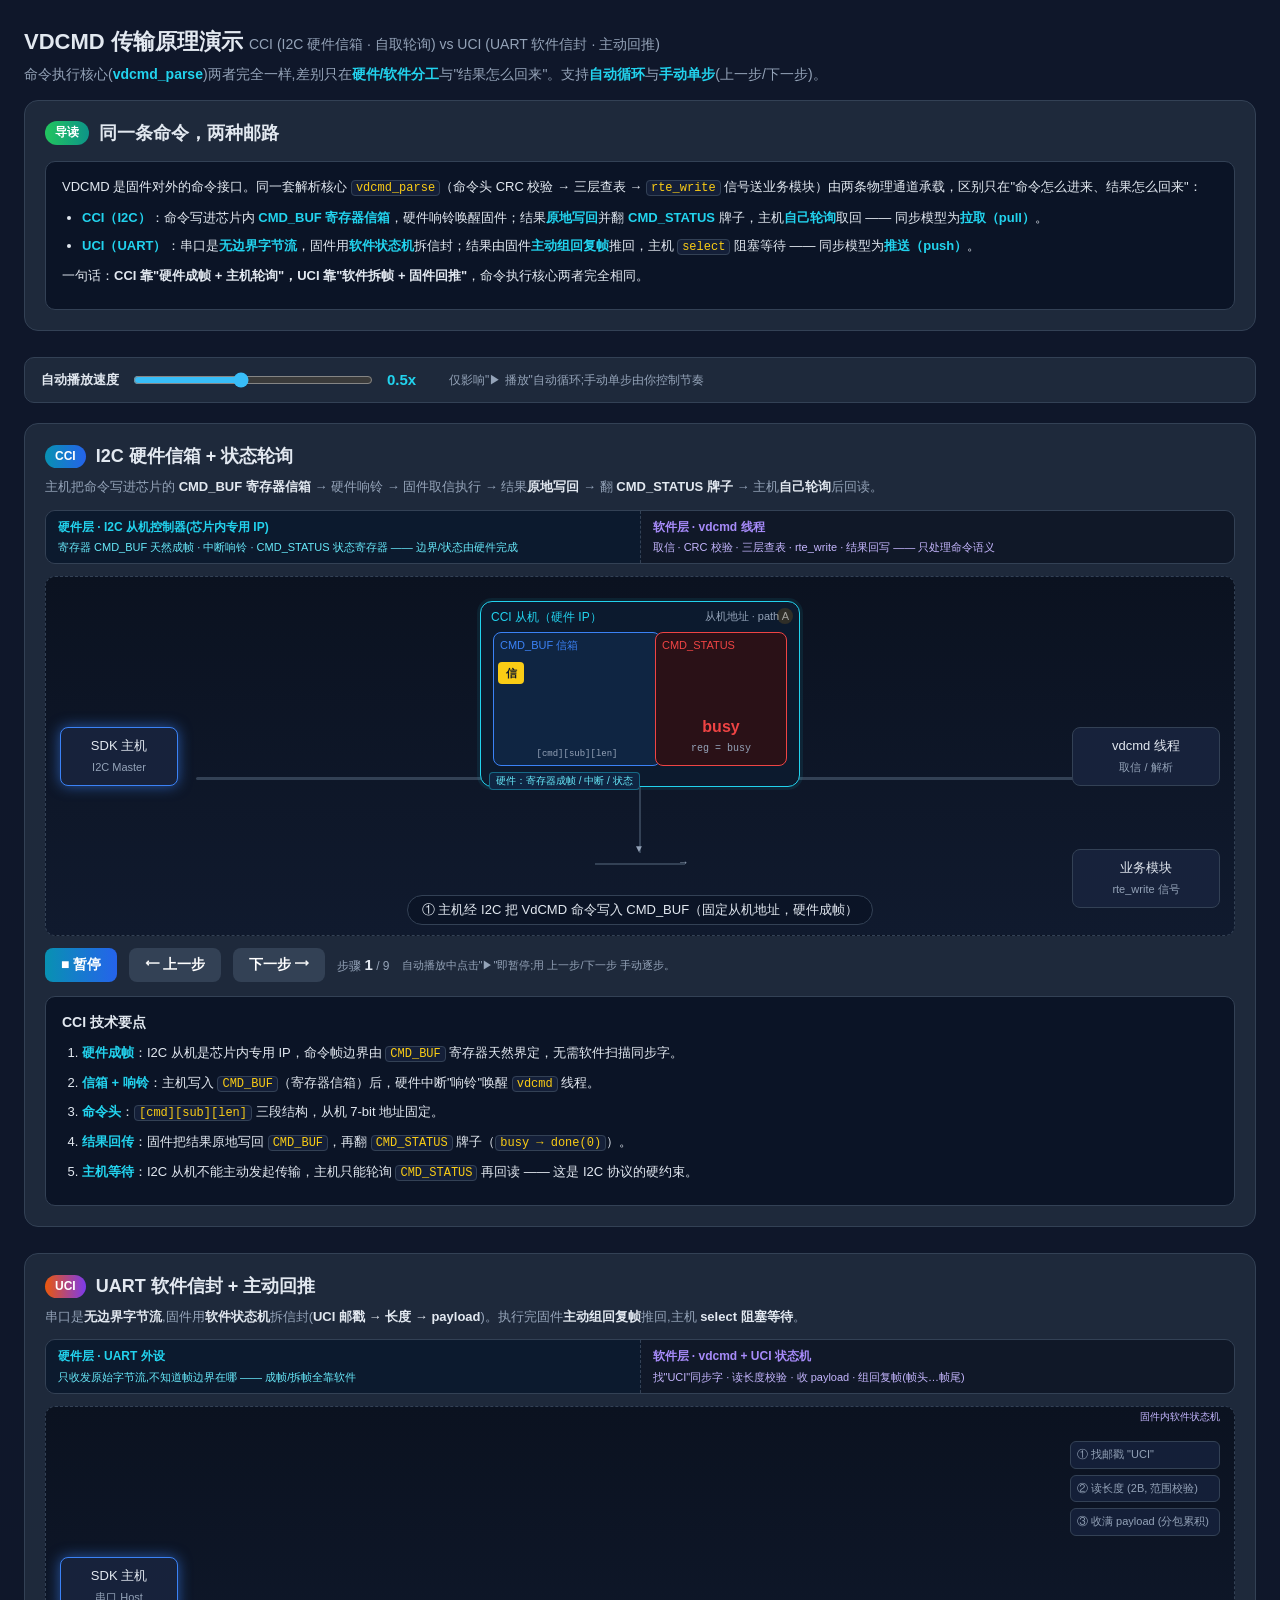
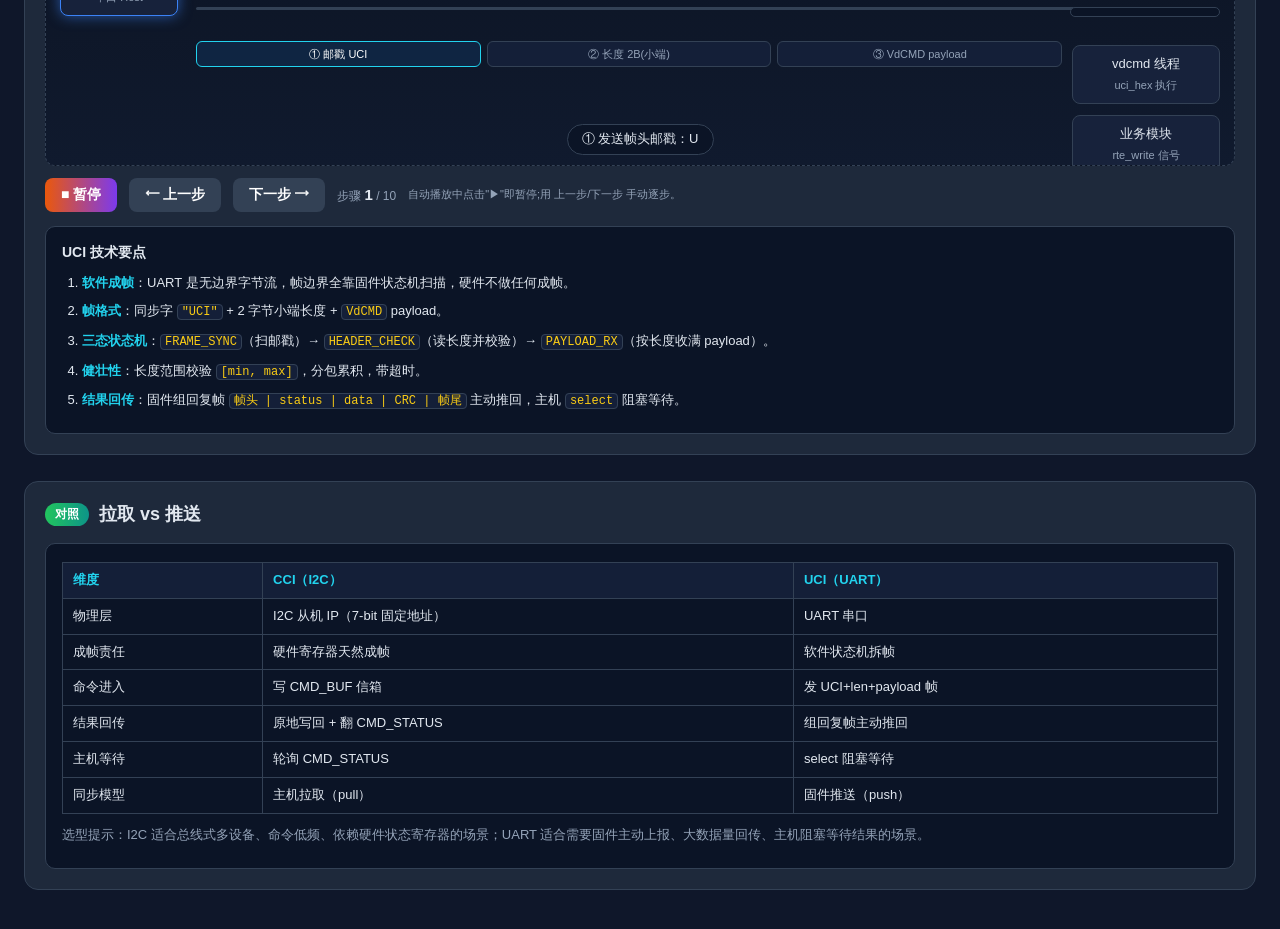
<file: static/demos/vdcmd-cci-uci-demo.html>
<!DOCTYPE html>
<html lang="zh-CN">
<head>
<meta charset="UTF-8">
<meta name="viewport" content="width=device-width, initial-scale=1.0">
<title>VDCMD 传输演示：CCI (I2C) vs UCI (UART)</title>
<style>
  :root{
    --bg:#0f172a; --panel:#1e293b; --line:#334155;
    --cyan:#22d3ee; --blue:#3b82f6; --orange:#fb923c; --purple:#a78bfa;
    --green:#22c55e; --red:#ef4444; --yellow:#facc15; --text:#e2e8f0; --dim:#94a3b8;
  }
  *{box-sizing:border-box; margin:0; padding:0;}
  body{background:var(--bg); color:var(--text); font-family:"PingFang SC","Microsoft YaHei","Noto Sans CJK SC",sans-serif; padding:24px; line-height:1.6;}
  h1{font-size:22px; margin-bottom:4px;}
  h1 .s{color:var(--dim); font-size:14px; font-weight:normal;}
  .tagline{color:var(--dim); font-size:14px; margin-bottom:14px;}
  .tagline b{color:var(--cyan);} .tagline i{color:var(--orange);}

  .speedbar{display:flex; align-items:center; gap:14px; margin-bottom:20px; padding:10px 16px; background:var(--panel); border:1px solid var(--line); border-radius:10px; font-size:13px; color:var(--dim); flex-wrap:wrap;}
  .speedbar b{color:var(--text);}
  .speedbar input{width:240px; accent-color:#38bdf8; cursor:pointer;}
  .spdv{font-weight:700; color:var(--cyan); min-width:48px; font-size:15px;}
  .spdtip{color:var(--dim); font-size:12px;}

  section{background:var(--panel); border:1px solid var(--line); border-radius:14px; padding:18px 20px 20px; margin-bottom:26px;}
  section h2{font-size:18px; margin-bottom:2px; display:flex; align-items:center; gap:10px;}
  .chip-tag{font-size:12px; padding:2px 10px; border-radius:99px; color:#fff;}
  .tag-cci{background:linear-gradient(90deg,#0891b2,#2563eb);}
  .tag-uci{background:linear-gradient(90deg,#ea580c,#7c3aed);}
  .intro{color:var(--dim); font-size:13px; margin:6px 0 12px;}
  .intro b{color:var(--text);}

  /* hardware vs software responsibility banner */
  .layers{display:flex; border-radius:10px; overflow:hidden; font-size:12px; border:1px solid var(--line); margin-bottom:12px;}
  .layers .hw,.layers .sw{flex:1; padding:7px 12px;}
  .layers .taghw,.layers .tagsw{font-weight:700; font-size:12px; display:block;}
  .layers .detail{font-weight:400; font-size:11px; display:block; margin-top:2px; color:var(--dim);}
  .layers .hw{background:#0c1a2e; border-right:1px dashed var(--line);}
  .layers .sw{background:#101828;}
  .layers .taghw{color:var(--cyan);} .layers .tagsw{color:var(--purple);}
  .layers .hw .detail{color:#67e8f9;} .layers .sw .detail{color:#c4b5fd;}

  /* ------- stage canvas ------- */
  .stage{position:relative; height:360px; border:1px dashed var(--line); border-radius:10px; background:linear-gradient(180deg,#0b1220,#101a2e); overflow:hidden;}

  .box{position:absolute; border-radius:8px; padding:8px 10px; font-size:13px; text-align:center; border:1px solid var(--line); background:#17223b; color:var(--text); transition:border-color .3s, box-shadow .3s, transform .3s;}
  .box small{display:block; color:var(--dim); font-size:11px; margin-top:2px; min-height:14px;}
  .host{left:14px; top:150px; width:118px;}
  .fw{right:14px; top:150px; width:148px;}
  .biz{right:14px; top:272px; width:148px;}

  .track{position:absolute; left:150px; right:150px; top:180px; height:44px;}
  .rail{position:absolute; top:20px; left:0; right:0; height:3px; border-radius:3px; background:var(--line);}
  .byte{position:absolute; top:4px; width:34px; height:34px; border-radius:8px; font-size:11px; font-weight:700; color:#fff; display:flex; align-items:center; justify-content:center; opacity:0; box-shadow:0 2px 8px rgba(0,0,0,.45);}
  .byte.b-cmd{background:var(--blue);}
  .byte.b-ack{background:var(--green);}
  .byte.b-poll{background:#64748b; width:16px; height:16px; border-radius:50%; top:14px;}
  .byte.b-u{background:#60a5fa;} .byte.b-c{background:#34d399;} .byte.b-i{background:#f472b6;}
  .byte.b-len{background:var(--orange); width:52px;}
  .byte.b-pl{background:var(--purple); width:64px;}

  @keyframes flyL2R{0%{left:-40px; opacity:0} 8%{opacity:1} 92%{opacity:1} 100%{left:calc(100% - 8px); opacity:0}}
  @keyframes flyR2L{0%{left:calc(100% - 8px); opacity:0} 8%{opacity:1} 92%{opacity:1} 100%{left:-40px; opacity:0}}
  .fly-l2r{animation:flyL2R linear forwards;}
  .fly-r2l{animation:flyR2L linear forwards;}
  @keyframes pollLoop{0%{left:0; opacity:0} 15%{opacity:1} 50%{left:calc(100% - 16px)} 85%{opacity:1} 100%{left:0; opacity:0}}

  .polltxt{position:absolute; top:-28px; left:0; right:0; text-align:center; font-size:12px; color:var(--cyan); opacity:0;}

  /* ------- CCI chip internals ------- */
  .chip{position:absolute; left:50%; transform:translateX(-50%); top:24px; width:320px; height:186px; border:1px solid var(--cyan); border-radius:12px; background:#0c1a2e; box-shadow:0 0 0 3px rgba(34,211,238,.08);}
  .chip .name{position:absolute; left:10px; top:6px; font-size:12px; color:var(--cyan);}
  .chip .addr{position:absolute; right:10px; top:6px; font-size:11px; color:var(--dim);}
  .hwip{position:absolute; left:8px; top:170px; font-size:10px; color:#67e8f9; background:#0f2542; border:1px solid rgba(34,211,238,.4); padding:0 6px; border-radius:4px;}
  .cmdbuf{position:absolute; left:12px; top:30px; width:168px; height:134px; border:1px solid var(--blue); border-radius:8px; background:#0f2542;}
  .cmdbuf .lbl{font-size:11px; color:var(--blue); padding:4px 6px;}
  .cmdbuf .slot{display:inline-block; width:26px; height:22px; margin:2px 4px; border-radius:4px; text-align:center; font-size:11px; line-height:22px; color:#fff; font-weight:700;}
  .slot.in{background:var(--yellow); color:#0f172a;}
  .slot.out{background:var(--green); color:#0f172a;}
  .bufinfo{position:absolute; bottom:4px; left:0; right:0; font-size:9px; color:var(--dim); text-align:center; min-height:12px; font-family:Consolas,monospace;}
  .statusbox{position:absolute; right:12px; top:30px; width:132px; height:134px; border:1px solid var(--red); border-radius:8px; background:#2a1117; transition:border-color .4s, background .4s;}
  .statusbox .lbl{font-size:11px; color:var(--red); padding:4px 6px;}
  .statusbox .val{position:absolute; bottom:26px; left:0; right:0; text-align:center; font-size:16px; font-weight:700; color:var(--red);}
  .statusbox .code{position:absolute; bottom:8px; left:0; right:0; text-align:center; font-size:10px; color:var(--dim); font-family:Consolas,monospace;}
  .statusbox.done{border-color:var(--green); background:#0e2a1c;}
  .statusbox.done .lbl{color:var(--green);}
  .statusbox.done .val{color:var(--green);}
  .statusbox.done .code{color:#4ade80;}
  .bell{position:absolute; right:6px; top:6px; width:16px; height:16px; border-radius:50%; background:#f59e0b; opacity:.15;}
  .bell.ring{animation:ring .5s ease-in-out infinite;}
  @keyframes ring{0%,100%{transform:scale(1); box-shadow:0 0 0 0 rgba(245,158,11,.7)} 50%{transform:scale(1.5); box-shadow:0 0 0 8px rgba(245,158,11,0)}}

  .pulse{animation:pulse .6s ease-in-out infinite;}
  @keyframes pulse{0%,100%{box-shadow:0 0 0 0 rgba(34,211,238,.0)} 50%{box-shadow:0 0 0 6px rgba(34,211,238,.25); border-color:var(--cyan)}}
  .busy-anim{animation:busy 1s ease-in-out infinite;}
  @keyframes busy{0%,100%{transform:scale(1)} 50%{transform:scale(1.04)}}
  .glow{box-shadow:0 0 14px rgba(59,130,246,.6); border-color:var(--blue)!important;}
  .green-glow{box-shadow:0 0 14px rgba(34,197,94,.55); border-color:var(--green)!important;}

  .wire{position:absolute; left:50%; top:210px; width:2px; height:66px; background:var(--line); transform:translateX(-50%);}
  .wire::after{content:"▼"; position:absolute; bottom:-4px; left:-5px; font-size:10px; color:var(--dim);}
  .link-h2f{position:absolute; left:50%; transform:translateX(-50%); top:286px; width:90px; height:2px; background:var(--line);}
  .link-h2f::after{content:"→"; position:absolute; right:-4px; top:-9px; color:var(--dim); font-size:11px;}

  /* ------- UCI state machine + frame layout ------- */
  .smlbl{position:absolute; right:14px; top:2px; font-size:10px; color:#c4b5fd;}
  .sm{position:absolute; right:14px; top:34px; width:150px; display:flex; flex-direction:column; gap:6px;}
  .sm div{font-size:11px; padding:4px 6px; border:1px solid var(--line); border-radius:6px; color:var(--dim); background:#141f38; transition:all .3s;}
  .sm div.on{color:#fff; border-color:var(--cyan); background:#0f2542; box-shadow:0 0 10px rgba(34,211,238,.25);}
  .prog{position:absolute; right:14px; top:200px; width:150px; height:10px; background:#0b1426; border:1px solid var(--line); border-radius:6px; overflow:hidden;}
  .prog .fill{height:100%; width:0%; background:linear-gradient(90deg,var(--purple),var(--cyan)); transition:width .6s;}
  .fmlayout{position:absolute; left:150px; right:172px; top:234px; height:26px; display:flex; gap:6px;}
  .fmlayout span{flex:1; font-size:11px; text-align:center; color:var(--dim); border:1px solid var(--line); border-radius:6px; line-height:24px; background:#141f38; transition:all .3s;}
  .fmlayout span.on{color:#fff; border-color:var(--cyan); background:#0f2542;}
  .rfbox{position:absolute; top:4px; height:34px; display:flex; border-radius:8px; overflow:hidden; opacity:0; font-size:10px; font-weight:700; color:#fff; box-shadow:0 2px 8px rgba(0,0,0,.45);}
  .rf{padding:0 8px; line-height:34px; white-space:nowrap;}
  .s-be{background:#22d3ee;} .s-st{background:#ef4444;} .s-dt{background:#22c55e;} .s-cr{background:#fb923c;} .s-en{background:#f472b6;}

  .capwrap{position:absolute; left:0; right:0; bottom:10px; text-align:center;}
  .cap{display:inline-block; font-size:13px; color:var(--text); background:#0b1426; border:1px solid var(--line); padding:4px 14px; border-radius:99px; min-height:24px;}

  .controls{display:flex; align-items:center; gap:12px; margin-top:12px; flex-wrap:wrap;}
  button{cursor:pointer; border:none; border-radius:8px; padding:8px 16px; font-size:14px; font-weight:700; color:#fff; transition:transform .1s;}
  button:active{transform:scale(.96);}
  .btn-cci{background:linear-gradient(90deg,#0891b2,#2563eb);}
  .btn-uci{background:linear-gradient(90deg,#ea580c,#7c3aed);}
  .btn-step{background:#334155;}
  .stepno{font-size:12px; color:var(--dim);}
  .stepno b{color:var(--text); font-size:15px;}
  .hint{font-size:11px; color:var(--dim);}
  .legend{font-size:12px; color:var(--dim); display:flex; gap:14px; flex-wrap:wrap;}
  .legend span{display:inline-flex; align-items:center; gap:6px;}
  .dot{width:12px; height:12px; border-radius:3px; display:inline-block;}

  /* ---------- 技术干货 ---------- */
  .tag-rd{background:linear-gradient(90deg,#22c55e,#0d9488);}
  .knowbox{margin-top:14px; padding:14px 16px; background:#0b1426; border:1px solid var(--line); border-radius:10px; font-size:13px;}
  .knowbox h3{font-size:14px; margin-bottom:8px; color:var(--text);}
  .knowbox p{color:var(--text); margin-bottom:8px; line-height:1.7;}
  .knowbox ol,.knowbox ul{margin:0 0 6px 20px;}
  .knowbox li{margin-bottom:7px; line-height:1.65; color:var(--text);}
  .knowbox li b{color:var(--cyan);}
  .knowbox code{font-family:Consolas,monospace; font-size:12px; background:#141f38; border:1px solid var(--line); padding:0 4px; border-radius:4px; color:var(--yellow);}
  .knowbox table{width:100%; border-collapse:collapse; margin-top:4px;}
  .knowbox table th,.knowbox table td{border:1px solid var(--line); padding:7px 10px; text-align:left;}
  .knowbox table th{background:#141f38; color:var(--cyan); font-weight:600;}
  .knowbox table td{color:var(--text);}
</style>
</head>
<body>

<h1>VDCMD 传输原理演示 <span class="s">CCI (I2C 硬件信箱 · 自取轮询)  vs  UCI (UART 软件信封 · 主动回推)</span></h1>
<div class="tagline">命令执行核心(<b>vdcmd_parse</b>)两者完全一样,差别只在<b>硬件/软件分工</b>与"结果怎么回来"。支持<b>自动循环</b>与<b>手动单步</b>(上一步/下一步)。</div>

<section>
  <h2><span class="chip-tag tag-rd">导读</span> 同一条命令，两种邮路</h2>
  <div class="knowbox">
    <p>VDCMD 是固件对外的命令接口。同一套解析核心 <code>vdcmd_parse</code>（命令头 CRC 校验 → 三层查表 → <code>rte_write</code> 信号送业务模块）由两条物理通道承载，区别只在"命令怎么进来、结果怎么回来"：</p>
    <ul>
      <li><b>CCI（I2C）</b>：命令写进芯片内 <b>CMD_BUF 寄存器信箱</b>，硬件响铃唤醒固件；结果<b>原地写回</b>并翻 <b>CMD_STATUS</b> 牌子，主机<b>自己轮询</b>取回 —— 同步模型为<b>拉取（pull）</b>。</li>
      <li><b>UCI（UART）</b>：串口是<b>无边界字节流</b>，固件用<b>软件状态机</b>拆信封；结果由固件<b>主动组回复帧</b>推回，主机 <code>select</code> 阻塞等待 —— 同步模型为<b>推送（push）</b>。</li>
    </ul>
    <p>一句话：<b>CCI 靠"硬件成帧 + 主机轮询"，UCI 靠"软件拆帧 + 固件回推"</b>，命令执行核心两者完全相同。</p>
  </div>
</section>

<div class="speedbar">
  <span><b>自动播放速度</b></span>
  <input type="range" id="spd" min="10" max="100" value="50">
  <span class="spdv" id="spdv">0.5x</span>
  <span class="spdtip">仅影响"▶ 播放"自动循环;手动单步由你控制节奏</span>
</div>

<!-- ==================== CCI ==================== -->
<section>
  <h2><span class="chip-tag tag-cci">CCI</span> I2C 硬件信箱 + 状态轮询</h2>
  <div class="intro">主机把命令写进芯片的 <b>CMD_BUF 寄存器信箱</b> → 硬件响铃 → 固件取信执行 → 结果<b>原地写回</b> → 翻 <b>CMD_STATUS 牌子</b> → 主机<b>自己轮询</b>后回读。</div>

  <div class="layers">
    <div class="hw"><span class="taghw">硬件层 · I2C 从机控制器(芯片内专用 IP)</span>
      <span class="detail">寄存器 CMD_BUF 天然成帧 · 中断响铃 · CMD_STATUS 状态寄存器 —— 边界/状态由硬件完成</span></div>
    <div class="sw"><span class="tagsw">软件层 · vdcmd 线程</span>
      <span class="detail">取信 · CRC 校验 · 三层查表 · rte_write · 结果回写 —— 只处理命令语义</span></div>
  </div>

  <div class="stage">
    <div class="box host" id="cci-host">SDK 主机<small>I2C Master</small></div>
    <div class="track">
      <div class="rail"></div>
      <div class="byte b-cmd" id="cci-cmd-byte">VdCMD</div>
      <div class="byte b-ack" id="cci-data-back">DATA</div>
      <div class="byte b-poll" id="cci-poll"></div>
      <div class="polltxt" id="cci-polltxt">轮询 CMD_STATUS…</div>
    </div>

    <div class="chip" id="cci-chip">
      <div class="name">CCI 从机（硬件 IP）</div>
      <div class="addr" id="cci-chipmeta">从机地址 · path A</div>
      <div class="bell" id="cci-bell"></div>
      <div class="cmdbuf" id="cci-cmdbuf">
        <div class="lbl">CMD_BUF 信箱</div>
        <div class="slot in" id="cci-letter-in" style="opacity:0">信</div>
        <div class="slot out" id="cci-letter-out" style="opacity:0">回</div>
        <div class="bufinfo" id="cci-bufinfo"></div>
      </div>
      <div class="statusbox" id="cci-status">
        <div class="lbl">CMD_STATUS</div>
        <div class="val" id="cci-status-val">busy</div>
        <div class="code" id="cci-status-code">reg = busy</div>
      </div>
      <div class="hwip">硬件：寄存器成帧 / 中断 / 状态</div>
    </div>
    <div class="wire"></div>
    <div class="box fw" id="cci-fw">vdcmd 线程<small id="cci-fwstat">取信 / 解析</small></div>
    <div class="link-h2f"></div>
    <div class="box biz" id="cci-biz">业务模块<small>rte_write 信号</small></div>

    <div class="capwrap"><span class="cap" id="cci-cap">初始:信箱空、牌子 busy,等待主机来信</span></div>
  </div>

  <div class="controls">
    <button class="btn-cci" id="cci-play">▶ 播放</button>
    <button class="btn-step" id="cci-prev">⟵ 上一步</button>
    <button class="btn-step" id="cci-next">下一步 ⟶</button>
    <span class="stepno">步骤 <b id="cci-step">0</b> / <span id="cci-stepmax">9</span></span>
    <span class="hint">自动播放中点击"▶"即暂停;用 上一步/下一步 手动逐步。</span>
  </div>

  <div class="knowbox">
    <h3>CCI 技术要点</h3>
    <ol>
      <li><b>硬件成帧</b>：I2C 从机是芯片内专用 IP，命令帧边界由 <code>CMD_BUF</code> 寄存器天然界定，无需软件扫描同步字。</li>
      <li><b>信箱 + 响铃</b>：主机写入 <code>CMD_BUF</code>（寄存器信箱）后，硬件中断"响铃"唤醒 <code>vdcmd</code> 线程。</li>
      <li><b>命令头</b>：<code>[cmd][sub][len]</code> 三段结构，从机 7-bit 地址固定。</li>
      <li><b>结果回传</b>：固件把结果原地写回 <code>CMD_BUF</code>，再翻 <code>CMD_STATUS</code> 牌子（<code>busy → done(0)</code>）。</li>
      <li><b>主机等待</b>：I2C 从机不能主动发起传输，主机只能轮询 <code>CMD_STATUS</code> 再回读 —— 这是 I2C 协议的硬约束。</li>
    </ol>
  </div>
</section>

<!-- ==================== UCI ==================== -->
<section>
  <h2><span class="chip-tag tag-uci">UCI</span> UART 软件信封 + 主动回推</h2>
  <div class="intro">串口是<b>无边界字节流</b>,固件用<b>软件状态机</b>拆信封(<b>UCI 邮戳 → 长度 → payload</b>)。执行完固件<b>主动组回复帧</b>推回,主机 <b>select 阻塞等待</b>。</div>

  <div class="layers">
    <div class="hw"><span class="taghw">硬件层 · UART 外设</span>
      <span class="detail">只收发原始字节流,不知道帧边界在哪 —— 成帧/拆帧全靠软件</span></div>
    <div class="sw"><span class="tagsw">软件层 · vdcmd + UCI 状态机</span>
      <span class="detail">找"UCI"同步字 · 读长度校验 · 收 payload · 组回复帧(帧头…帧尾)</span></div>
  </div>

  <div class="stage">
    <div class="box host" id="uci-host">SDK 主机<small>串口 Host</small></div>
    <div class="track">
      <div class="rail"></div>
      <div class="byte b-u" id="uci-b1">U</div>
      <div class="byte b-c" id="uci-b2">C</div>
      <div class="byte b-i" id="uci-b3">I</div>
      <div class="byte b-len" id="uci-blen">len=42</div>
      <div class="byte b-pl" id="uci-bpl">payload</div>
      <div class="rfbox" id="uci-reply">
        <span class="rf s-be">帧头</span><span class="rf s-st">status</span>
        <span class="rf s-dt">data</span><span class="rf s-cr">CRC</span><span class="rf s-en">帧尾</span>
      </div>
    </div>
    <div class="fmlayout">
      <span id="uci-fl1">① 邮戳 UCI</span>
      <span id="uci-fl2">② 长度 2B(小端)</span>
      <span id="uci-fl3">③ VdCMD payload</span>
    </div>

    <div class="smlbl">固件内软件状态机</div>
    <div class="sm">
      <div id="uci-sm1">① 找邮戳 "UCI"</div>
      <div id="uci-sm2">② 读长度 (2B, 范围校验)</div>
      <div id="uci-sm3">③ 收满 payload (分包累积)</div>
    </div>
    <div class="prog"><div class="fill" id="uci-prog"></div></div>

    <div class="box fw" id="uci-fw" style="top:238px">vdcmd 线程<small>uci_hex 执行</small></div>
    <div class="box biz" id="uci-biz" style="top:308px">业务模块<small>rte_write 信号</small></div>

    <div class="capwrap"><span class="cap" id="uci-cap">初始:串口空、状态机待命,等待主机发帧</span></div>
  </div>

  <div class="controls">
    <button class="btn-uci" id="uci-play">▶ 播放</button>
    <button class="btn-step" id="uci-prev">⟵ 上一步</button>
    <button class="btn-step" id="uci-next">下一步 ⟶</button>
    <span class="stepno">步骤 <b id="uci-step">0</b> / <span id="uci-stepmax">10</span></span>
    <span class="hint">自动播放中点击"▶"即暂停;用 上一步/下一步 手动逐步。</span>
  </div>

  <div class="knowbox">
    <h3>UCI 技术要点</h3>
    <ol>
      <li><b>软件成帧</b>：UART 是无边界字节流，帧边界全靠固件状态机扫描，硬件不做任何成帧。</li>
      <li><b>帧格式</b>：同步字 <code>"UCI"</code> + 2 字节小端长度 + <code>VdCMD</code> payload。</li>
      <li><b>三态状态机</b>：<code>FRAME_SYNC</code>（扫邮戳）→ <code>HEADER_CHECK</code>（读长度并校验）→ <code>PAYLOAD_RX</code>（按长度收满 payload）。</li>
      <li><b>健壮性</b>：长度范围校验 <code>[min, max]</code>，分包累积，带超时。</li>
      <li><b>结果回传</b>：固件组回复帧 <code>帧头 | status | data | CRC | 帧尾</code> 主动推回，主机 <code>select</code> 阻塞等待。</li>
    </ol>
  </div>
</section>

<section>
  <h2><span class="chip-tag tag-rd">对照</span> 拉取 vs 推送</h2>
  <div class="knowbox">
    <table>
      <thead><tr><th>维度</th><th>CCI（I2C）</th><th>UCI（UART）</th></tr></thead>
      <tbody>
        <tr><td>物理层</td><td>I2C 从机 IP（7-bit 固定地址）</td><td>UART 串口</td></tr>
        <tr><td>成帧责任</td><td>硬件寄存器天然成帧</td><td>软件状态机拆帧</td></tr>
        <tr><td>命令进入</td><td>写 CMD_BUF 信箱</td><td>发 UCI+len+payload 帧</td></tr>
        <tr><td>结果回传</td><td>原地写回 + 翻 CMD_STATUS</td><td>组回复帧主动推回</td></tr>
        <tr><td>主机等待</td><td>轮询 CMD_STATUS</td><td>select 阻塞等待</td></tr>
        <tr><td>同步模型</td><td>主机拉取（pull）</td><td>固件推送（push）</td></tr>
      </tbody>
    </table>
    <p style="margin-top:10px; color:var(--dim);">选型提示：I2C 适合总线式多设备、命令低频、依赖硬件状态寄存器的场景；UART 适合需要固件主动上报、大数据量回传、主机阻塞等待结果的场景。</p>
  </div>
</section>

<script>
"use strict";

/* ---------- global speed (auto-play only) ---------- */
let SPEED = 0.8;
function sleep(ms){ return new Promise(r => setTimeout(r, Math.round(ms / SPEED))); }
const spdEl = document.getElementById("spd");
const spdVal = document.getElementById("spdv");
spdEl.addEventListener("input", () => {
  SPEED = spdEl.value / 100;
  spdVal.textContent = SPEED.toFixed(1) + "x";
});

/* ---------- quick-mode flag: fast-forward replay for "上一步" ---------- */
let QUICK = false;
function fly(el, dir, dur){
  el.classList.remove("fly-l2r","fly-r2l");
  void el.offsetWidth;
  el.style.animationDuration = (QUICK ? 20 : dur) + "ms";
  el.classList.add(dir);
}

/* ---------- step player (auto cycle + manual step) ---------- */
function makePlayer(cfg){
  const P = {
    els: cfg.els(),
    btn: document.getElementById(cfg.btnId),
    prevBtn: document.getElementById(cfg.prevId),
    nextBtn: document.getElementById(cfg.nextId),
    stepEl: document.getElementById(cfg.stepId),
    cap: document.getElementById(cfg.capId),
    maxEl: document.getElementById(cfg.maxId),
    steps: cfg.steps,
    running: false,
    cur: -1,
  };
  P.maxEl.textContent = P.steps.length;

  P.reset = function(){
    cfg.clear(P.els);
    P.cur = -1;
    P.stepEl.textContent = 0;
    P.cap.textContent = cfg.initCap;
  };
  P.apply = function(i){ cfg.apply(P.els, i); };
  P.goto = function(i){
    P.cur = i;
    P.stepEl.textContent = i + 1;
    P.cap.textContent = P.steps[i].cap;
    P.apply(i);
  };
  P.stop = function(){ P.running = false; P.btn.textContent = "▶ 播放"; };

  P.next = function(){
    if (P.running) P.stop();
    if (P.cur < P.steps.length - 1) P.goto(P.cur + 1);
  };
  P.prev = function(){
    if (P.running) P.stop();
    if (P.cur < 0) return;
    if (P.cur === 0) { P.reset(); return; }
    const target = P.cur - 1;
    P.reset();
    QUICK = true;
    for (let i = 0; i <= target; i++) P.apply(i);
    QUICK = false;
    P.cur = target;
    P.stepEl.textContent = target + 1;
    P.cap.textContent = P.steps[target].cap;
  };
  P.play = async function(){
    if (P.running) { P.stop(); return; }
    P.running = true; P.btn.textContent = "■ 暂停";
    P.reset();
    for (let i = 0; i < P.steps.length; i++){
      if (!P.running) break;
      P.goto(i);
      await sleep(P.steps[i].dur);
    }
    if (P.running){ P.cap.textContent = cfg.doneCap; P.btn.textContent = "▶ 重播"; }
    P.running = false;
  };

  P.btn.addEventListener("click", () => P.play());
  P.prevBtn.addEventListener("click", () => P.prev());
  P.nextBtn.addEventListener("click", () => P.next());
  return P;
}

/* ==================== CCI ==================== */
const cci = makePlayer({
  btnId:"cci-play", prevId:"cci-prev", nextId:"cci-next",
  stepId:"cci-step", capId:"cci-cap", maxId:"cci-stepmax",
  initCap:"初始:信箱空、牌子 busy,等待主机来信",
  doneCap:"✓ 完成:主机拿到数据,一条命令走完整个 CCI 流程",
  els:()=>({
    cmd:id("cci-cmd-byte"), dataBack:id("cci-data-back"), poll:id("cci-poll"),
    letterIn:id("cci-letter-in"), letterOut:id("cci-letter-out"), status:id("cci-status"),
    statusVal:id("cci-status-val"), statusCode:id("cci-status-code"), bell:id("cci-bell"),
    chip:id("cci-chip"), fw:id("cci-fw"), biz:id("cci-biz"), host:id("cci-host"),
    bufInfo:id("cci-bufinfo"), fwStat:id("cci-fwstat"), pollTxt:id("cci-polltxt"),
  }),
  clear(E){
    ["cmd-byte","data-back","poll"].forEach(n=>{const e=document.getElementById("cci-"+n); e.classList.remove("fly-l2r","fly-r2l"); e.style.opacity=0;});
    E.letterIn.style.opacity=0; E.letterOut.style.opacity=0;
    E.status.classList.remove("done"); E.statusVal.textContent="busy"; E.statusCode.textContent="reg = busy";
    E.bell.classList.remove("ring"); E.chip.classList.remove("glow");
    E.fw.classList.remove("pulse"); E.biz.classList.remove("busy-anim","green-glow");
    E.host.classList.remove("glow","green-glow");
    E.poll.style.opacity=0; E.pollTxt.style.opacity=0;
    E.bufInfo.textContent=""; E.fwStat.textContent="取信 / 解析";
  },
  apply(E,i){
    switch(i){
      case 0:{ E.host.classList.add("glow"); fly(E.cmd,"fly-l2r",1500); E.letterIn.style.opacity=1;
               E.bufInfo.textContent="[cmd][sub][len]"; break; }
      case 1:{ E.bell.classList.add("ring"); E.chip.classList.add("glow"); E.cmd.style.opacity=0;
               E.host.classList.remove("glow"); break; }
      case 2:{ E.letterIn.style.opacity=0; E.chip.classList.remove("glow");
               E.fw.classList.add("pulse"); E.fwStat.textContent="CRC 校验 → 三层查表"; break; }
      case 3:{ E.fwStat.textContent="rte_write → 业务"; E.biz.classList.add("busy-anim"); break; }
      case 4:{ E.biz.classList.remove("busy-anim"); E.biz.classList.add("green-glow");
               E.letterOut.style.opacity=1; E.fwStat.textContent="数据返回"; E.fw.classList.remove("pulse"); break; }
      case 5:{ E.fwStat.textContent="结果写回 CMD_BUF"; break; }
      case 6:{ E.status.classList.add("done"); E.statusVal.textContent="done"; E.statusCode.textContent="reg = ok";
               E.bufInfo.textContent="返回数据已写回"; break; }
      case 7:{ E.poll.style.opacity=1; E.poll.style.animation="pollLoop 0.7s ease-in-out 3"; E.pollTxt.style.opacity=1; break; }
      case 8:{ E.poll.style.opacity=0; E.pollTxt.style.opacity=0; E.letterOut.style.opacity=0; E.bufInfo.textContent="";
               fly(E.dataBack,"fly-r2l",1500); E.host.classList.add("green-glow"); break; }
    }
  },
  steps:[
    {cap:"① 主机经 I2C 把 VdCMD 命令写入 CMD_BUF（固定从机地址，硬件成帧）", dur:1500},
    {cap:"② 硬件响铃触发 CCI 中断，唤醒 vdcmd 线程", dur:1200},
    {cap:"③ 固件取信：GET_MSG → 校验命令头 CRC → 三层查表", dur:1200},
    {cap:"④ 命中命令 → rte_write 信号送业务模块执行", dur:1200},
    {cap:"⑤ 业务处理完成，数据返回固件", dur:1200},
    {cap:"⑥ 结果原地写回 CMD_BUF（读命令），补算返回数据 CRC", dur:900},
    {cap:"⑦ SET_CMD_DONE 翻牌子：CMD_STATUS busy → done(0)", dur:1300},
    {cap:"⑧ 主机不被通知，只能自己轮询 CMD_STATUS 直到翻牌", dur:2400},
    {cap:"⑨ 成功则主机回读 CMD_BUF 取数据，命令结束", dur:1600},
  ],
});

/* ==================== UCI ==================== */
const uci = makePlayer({
  btnId:"uci-play", prevId:"uci-prev", nextId:"uci-next",
  stepId:"uci-step", capId:"uci-cap", maxId:"uci-stepmax",
  initCap:"初始:串口空、状态机待命,等待主机发帧",
  doneCap:"✓ 完成:主机收到并校验回复帧,一条命令走完整个 UCI 流程",
  els:()=>({
    b1:id("uci-b1"), b2:id("uci-b2"), b3:id("uci-b3"), blen:id("uci-blen"),
    bpl:id("uci-bpl"), reply:id("uci-reply"), sm1:id("uci-sm1"), sm2:id("uci-sm2"),
    sm3:id("uci-sm3"), prog:id("uci-prog"), fw:id("uci-fw"), biz:id("uci-biz"), host:id("uci-host"),
    fl1:id("uci-fl1"), fl2:id("uci-fl2"), fl3:id("uci-fl3"),
  }),
  clear(E){
    ["b1","b2","b3","blen","bpl","reply"].forEach(n=>{const e=document.getElementById("uci-"+n); e.classList.remove("fly-l2r","fly-r2l"); e.style.opacity=0;});
    E.sm1.classList.remove("on"); E.sm2.classList.remove("on"); E.sm3.classList.remove("on");
    E.fl1.classList.remove("on"); E.fl2.classList.remove("on"); E.fl3.classList.remove("on");
    E.prog.style.width="0%";
    E.fw.classList.remove("pulse"); E.biz.classList.remove("busy-anim","green-glow");
    E.host.classList.remove("glow","green-glow");
  },
  apply(E,i){
    switch(i){
      case 0:{ E.fl1.classList.add("on"); E.host.classList.add("glow"); fly(E.b1,"fly-l2r",700); break; }
      case 1:{ fly(E.b2,"fly-l2r",700); break; }
      case 2:{ fly(E.b3,"fly-l2r",700); E.host.classList.remove("glow"); break; }
      case 3:{ E.fl1.classList.remove("on"); E.fl2.classList.add("on"); fly(E.blen,"fly-l2r",1000); break; }
      case 4:{ E.fl2.classList.remove("on"); E.fl3.classList.add("on"); fly(E.bpl,"fly-l2r",1200); break; }
      case 5:{ E.sm1.classList.add("on"); break; }
      case 6:{ E.sm2.classList.add("on"); break; }
      case 7:{ E.sm3.classList.add("on"); E.prog.style.width="100%"; break; }
      case 8:{ E.fw.classList.add("pulse"); break; }
      case 9:{ E.biz.classList.add("green-glow"); E.fw.classList.remove("pulse");
               fly(E.reply,"fly-r2l",1700); E.host.classList.add("green-glow"); break; }
    }
  },
  steps:[
    {cap:"① 发送帧头邮戳：U", dur:800},
    {cap:"② 发送帧头邮戳：C", dur:800},
    {cap:"③ 发送帧头邮戳：I（UCI 同步字完成）", dur:800},
    {cap:"④ 发送 2 字节小端长度字段（发送前先范围校验）", dur:1000},
    {cap:"⑤ 发送 VdCMD 命令正文 payload", dur:1200},
    {cap:"⑥ 状态机找邮戳：FRAME_SYNC（扫\"UCI\"）", dur:900},
    {cap:"⑦ 状态机读长度并校验：HEADER_CHECK", dur:900},
    {cap:"⑧ 状态机按长度收满 payload：PAYLOAD_RX（分包累积，带超时）", dur:1200},
    {cap:"⑨ uci_hex → vdcmd_parse，校验命令头 CRC、查表执行", dur:1000},
    {cap:"⑩ 固件组回复帧（帧头|status|data|CRC|帧尾）推回，主机 select 等待", dur:1700},
  ],
});

function id(s){ return document.getElementById(s); }

/* 打开页面自动播放一遍;用户一旦手动操作则取消待触发的自动播 */
let autoTimer = setTimeout(() => { cci.play(); uci.play(); }, 600);
document.querySelectorAll("button").forEach(b => b.addEventListener("click", () => clearTimeout(autoTimer)));
</script>
</body>
</html>
</file>
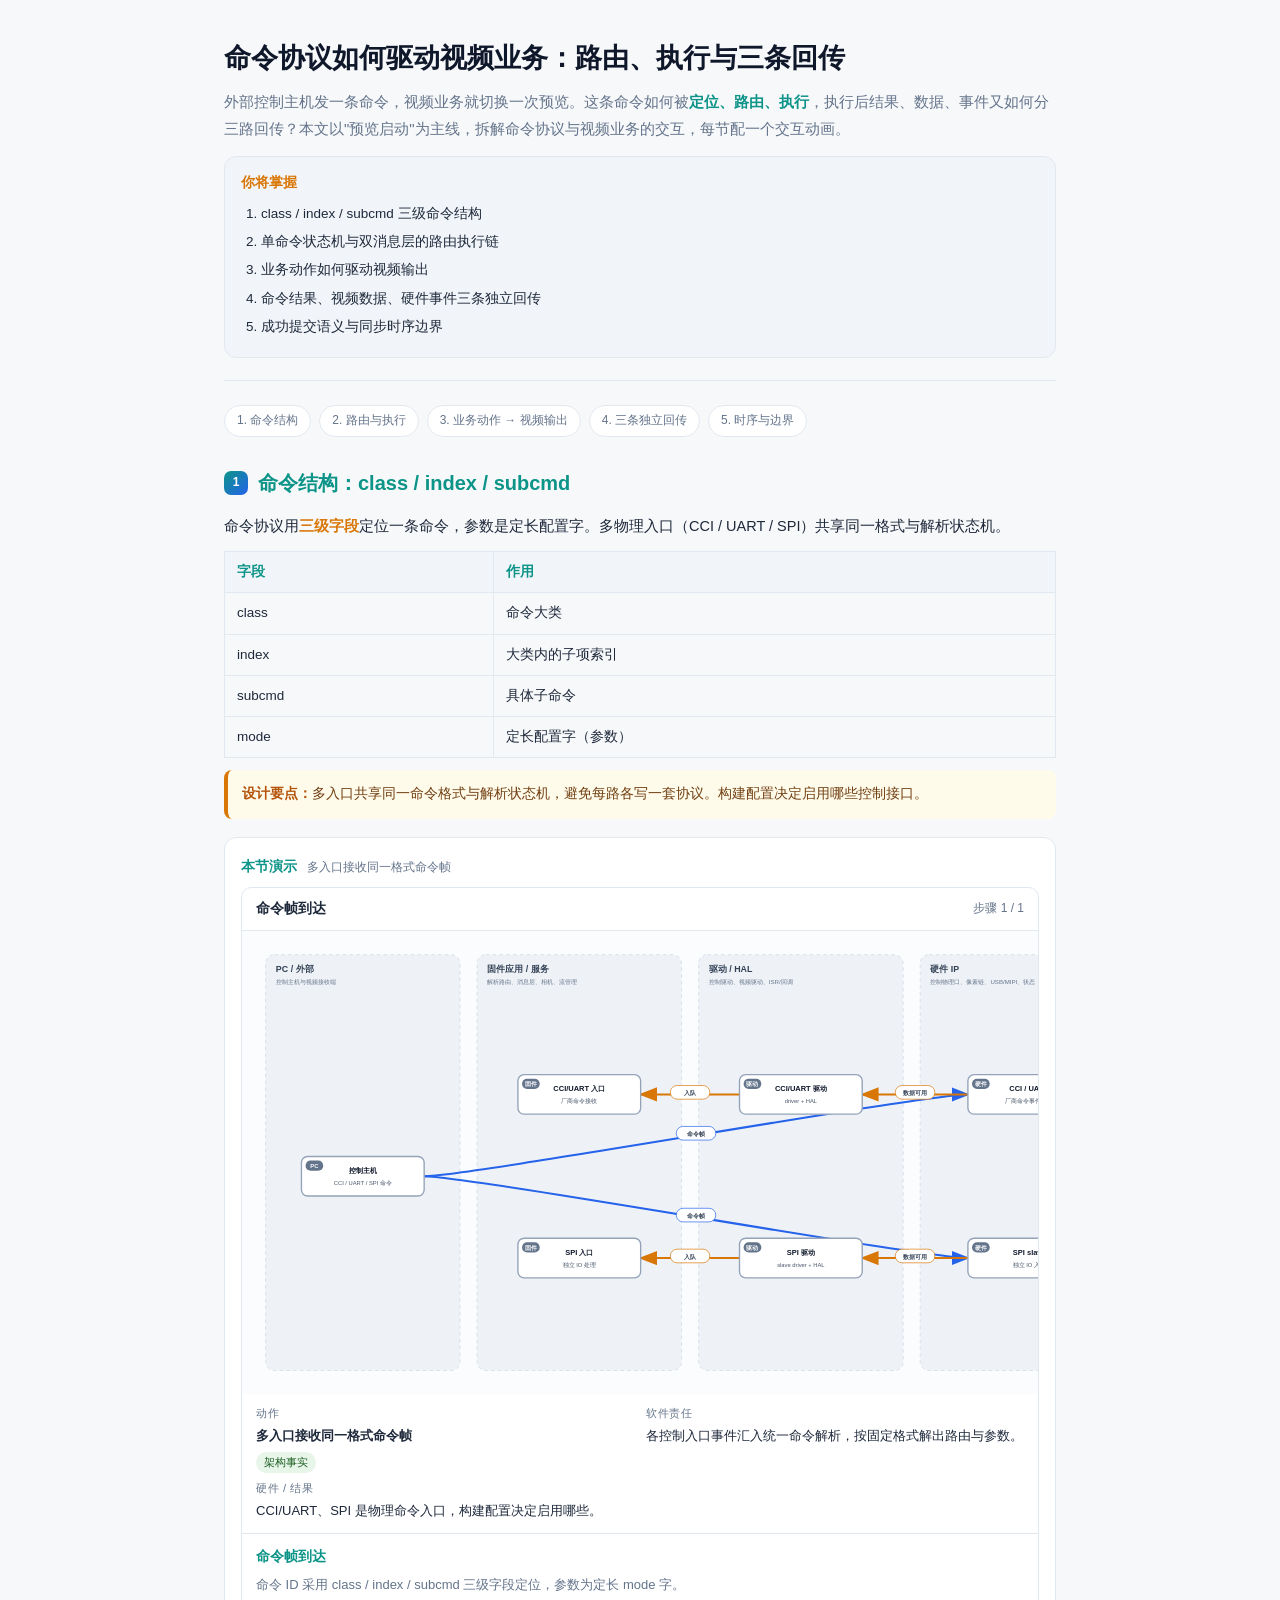
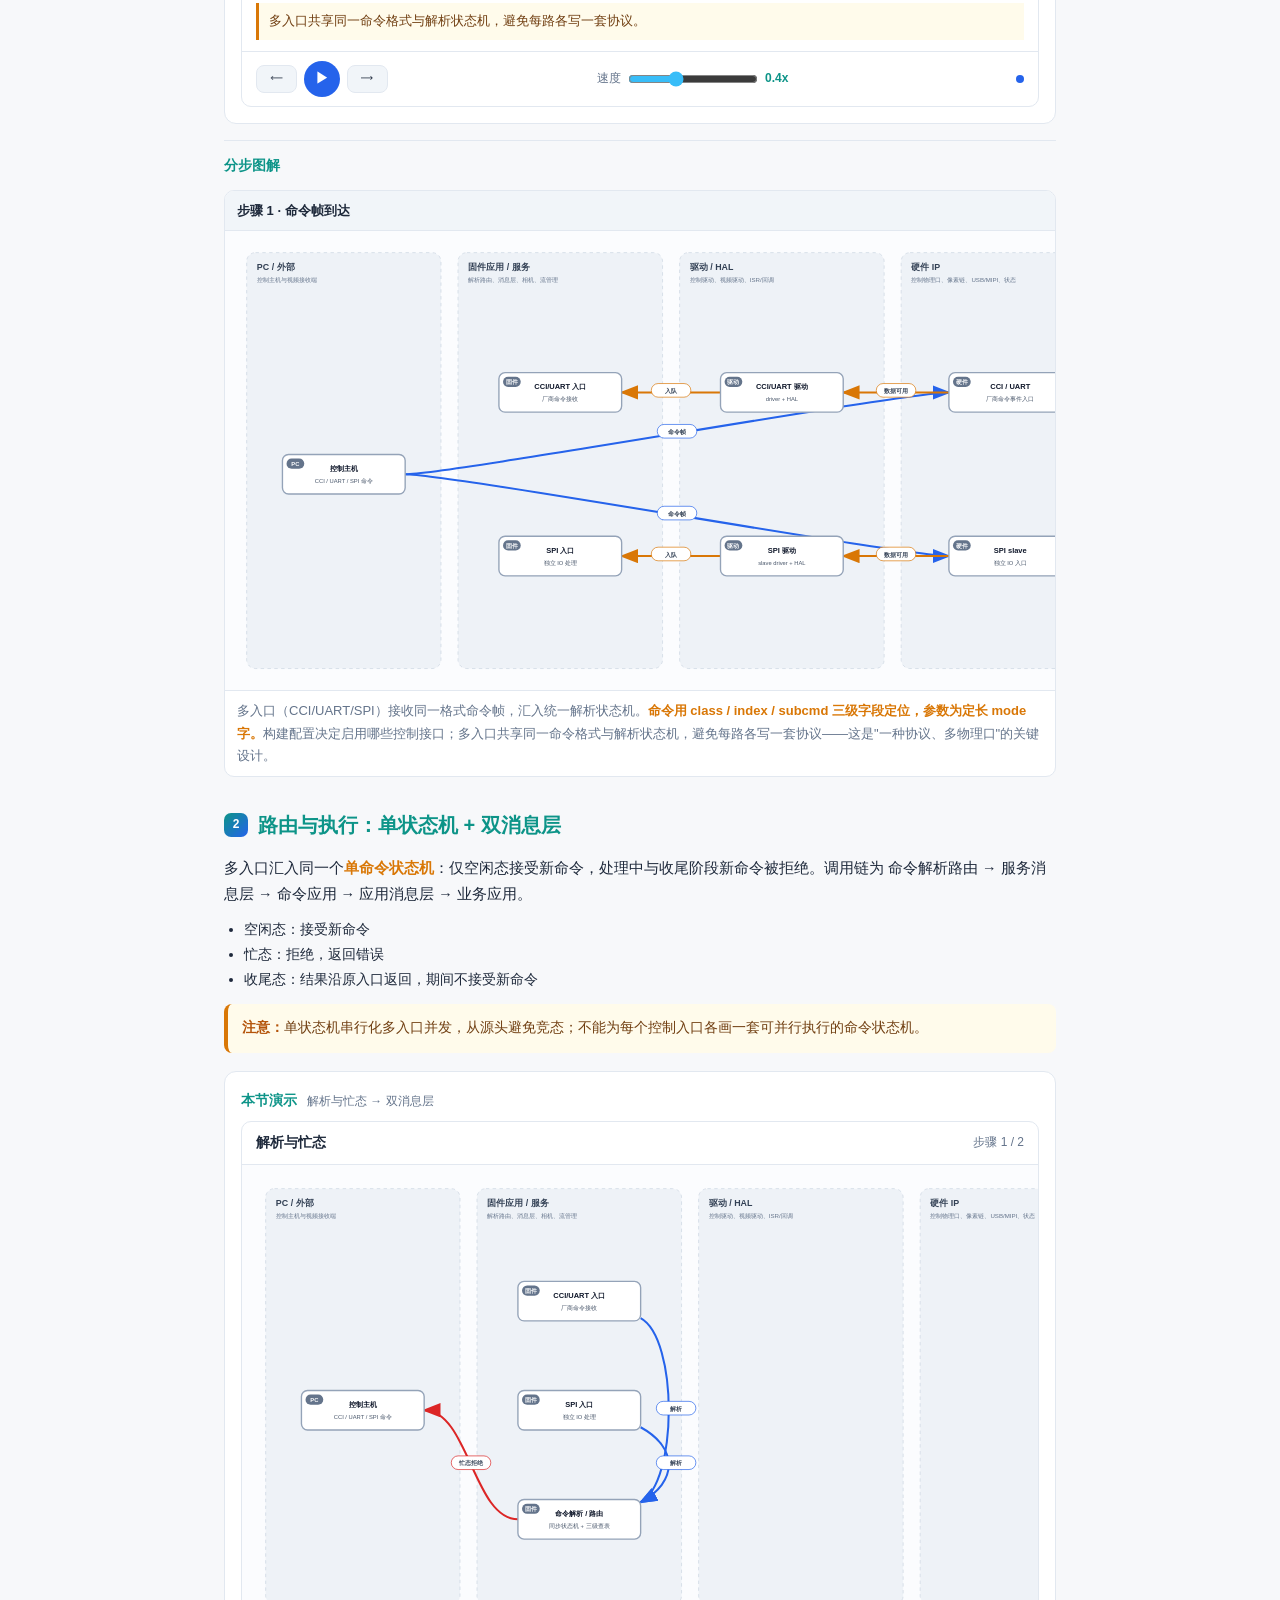
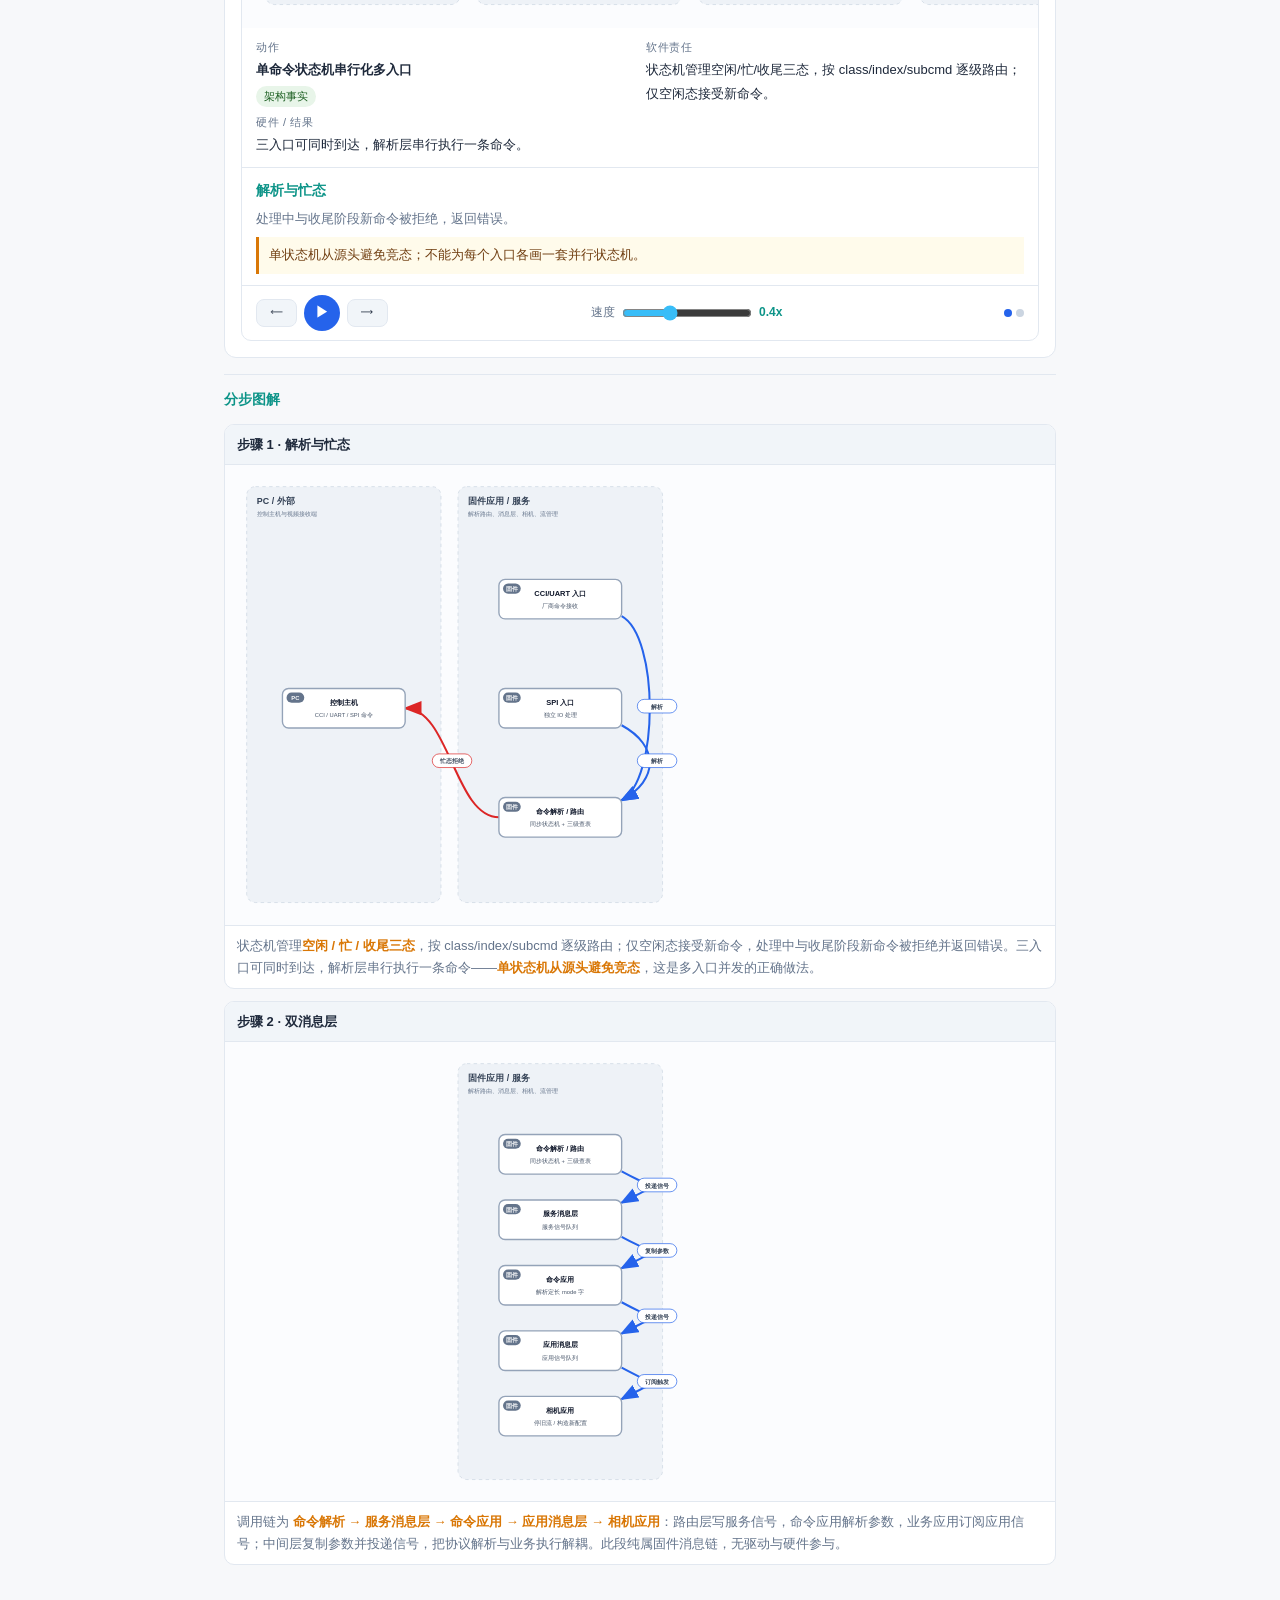
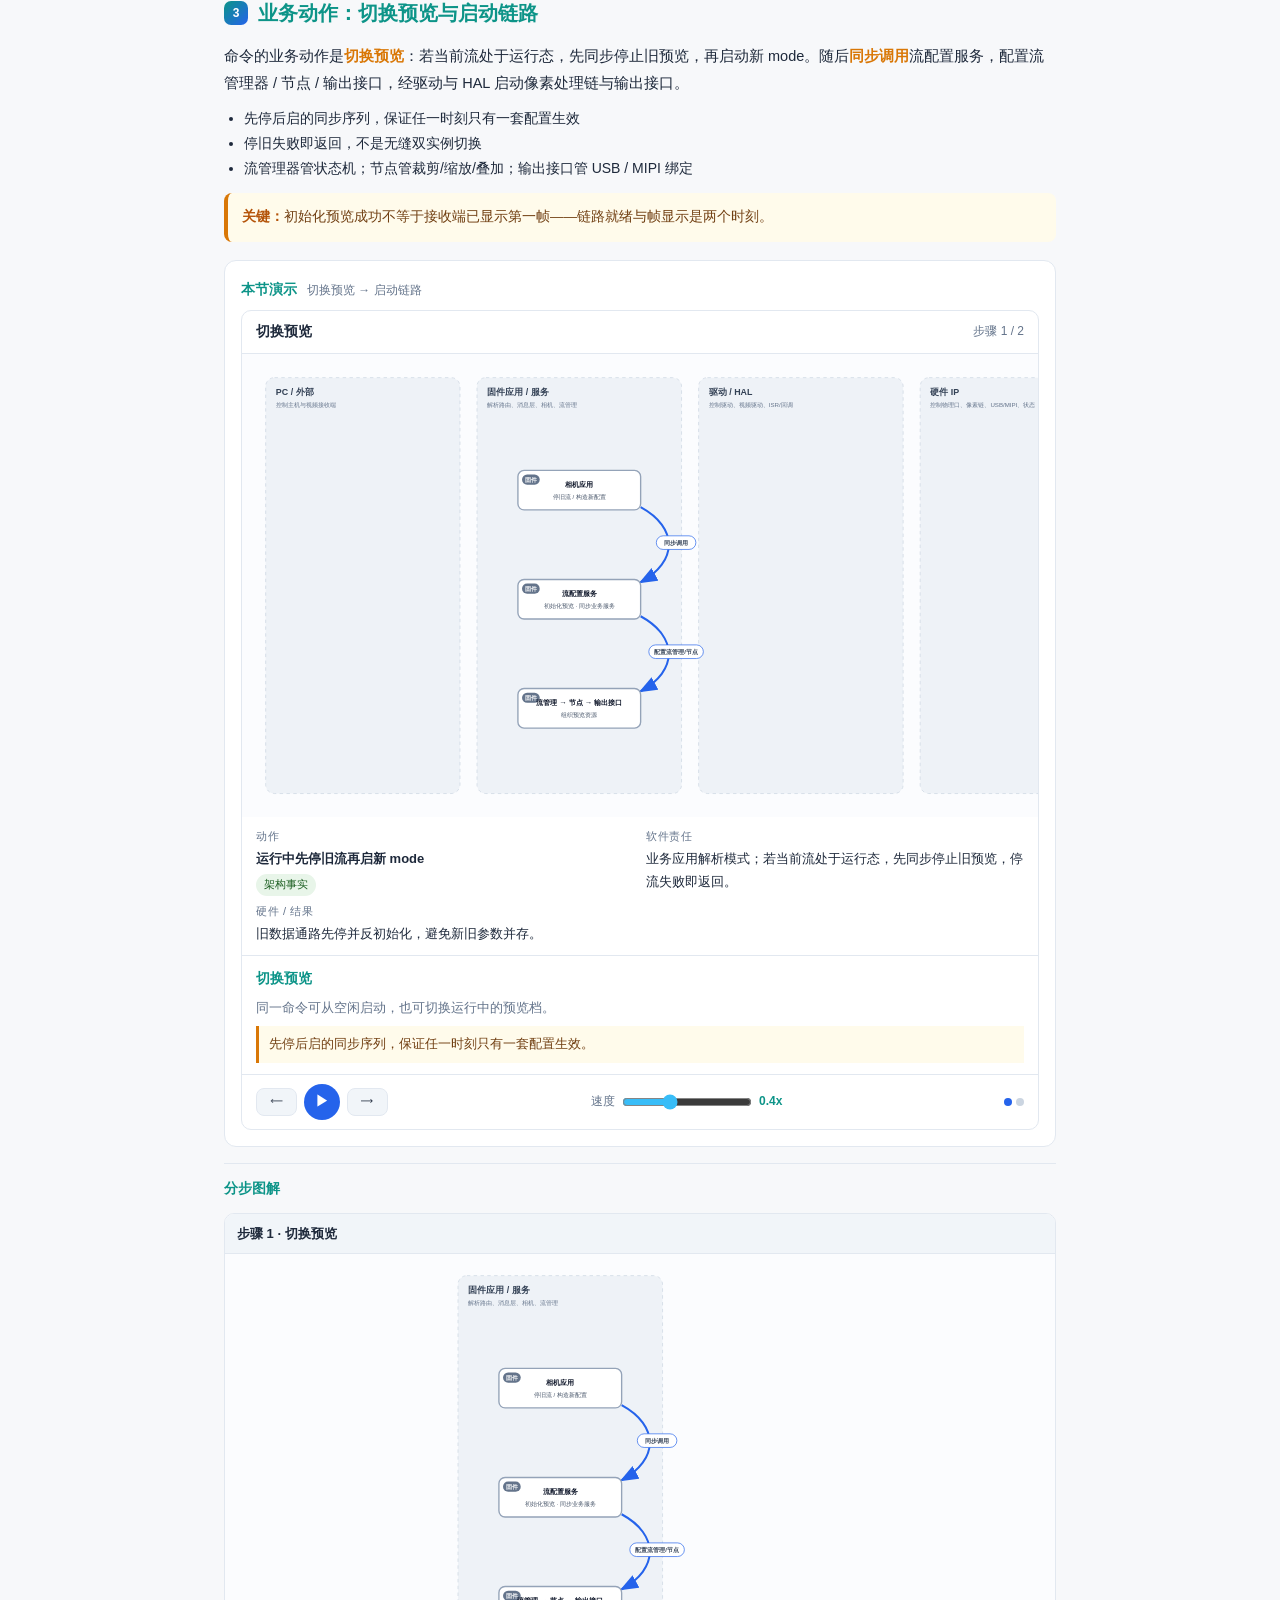
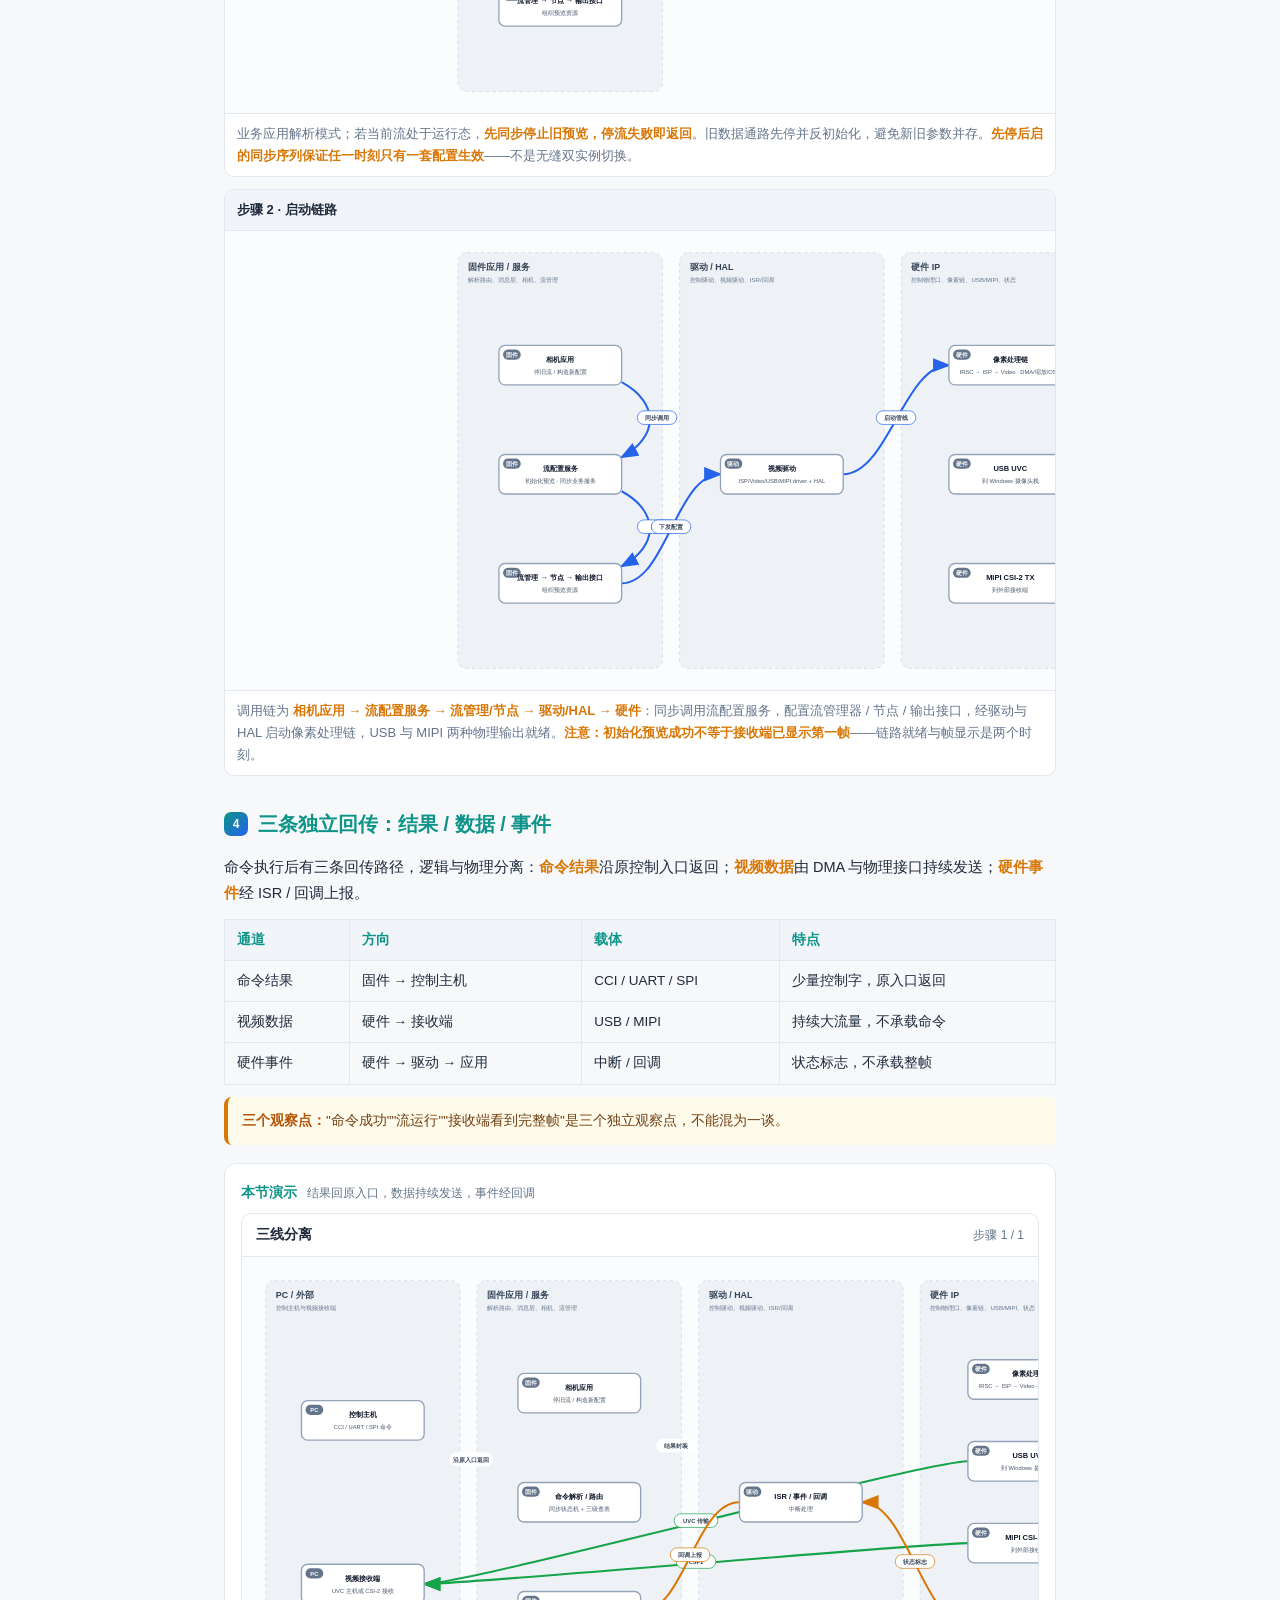
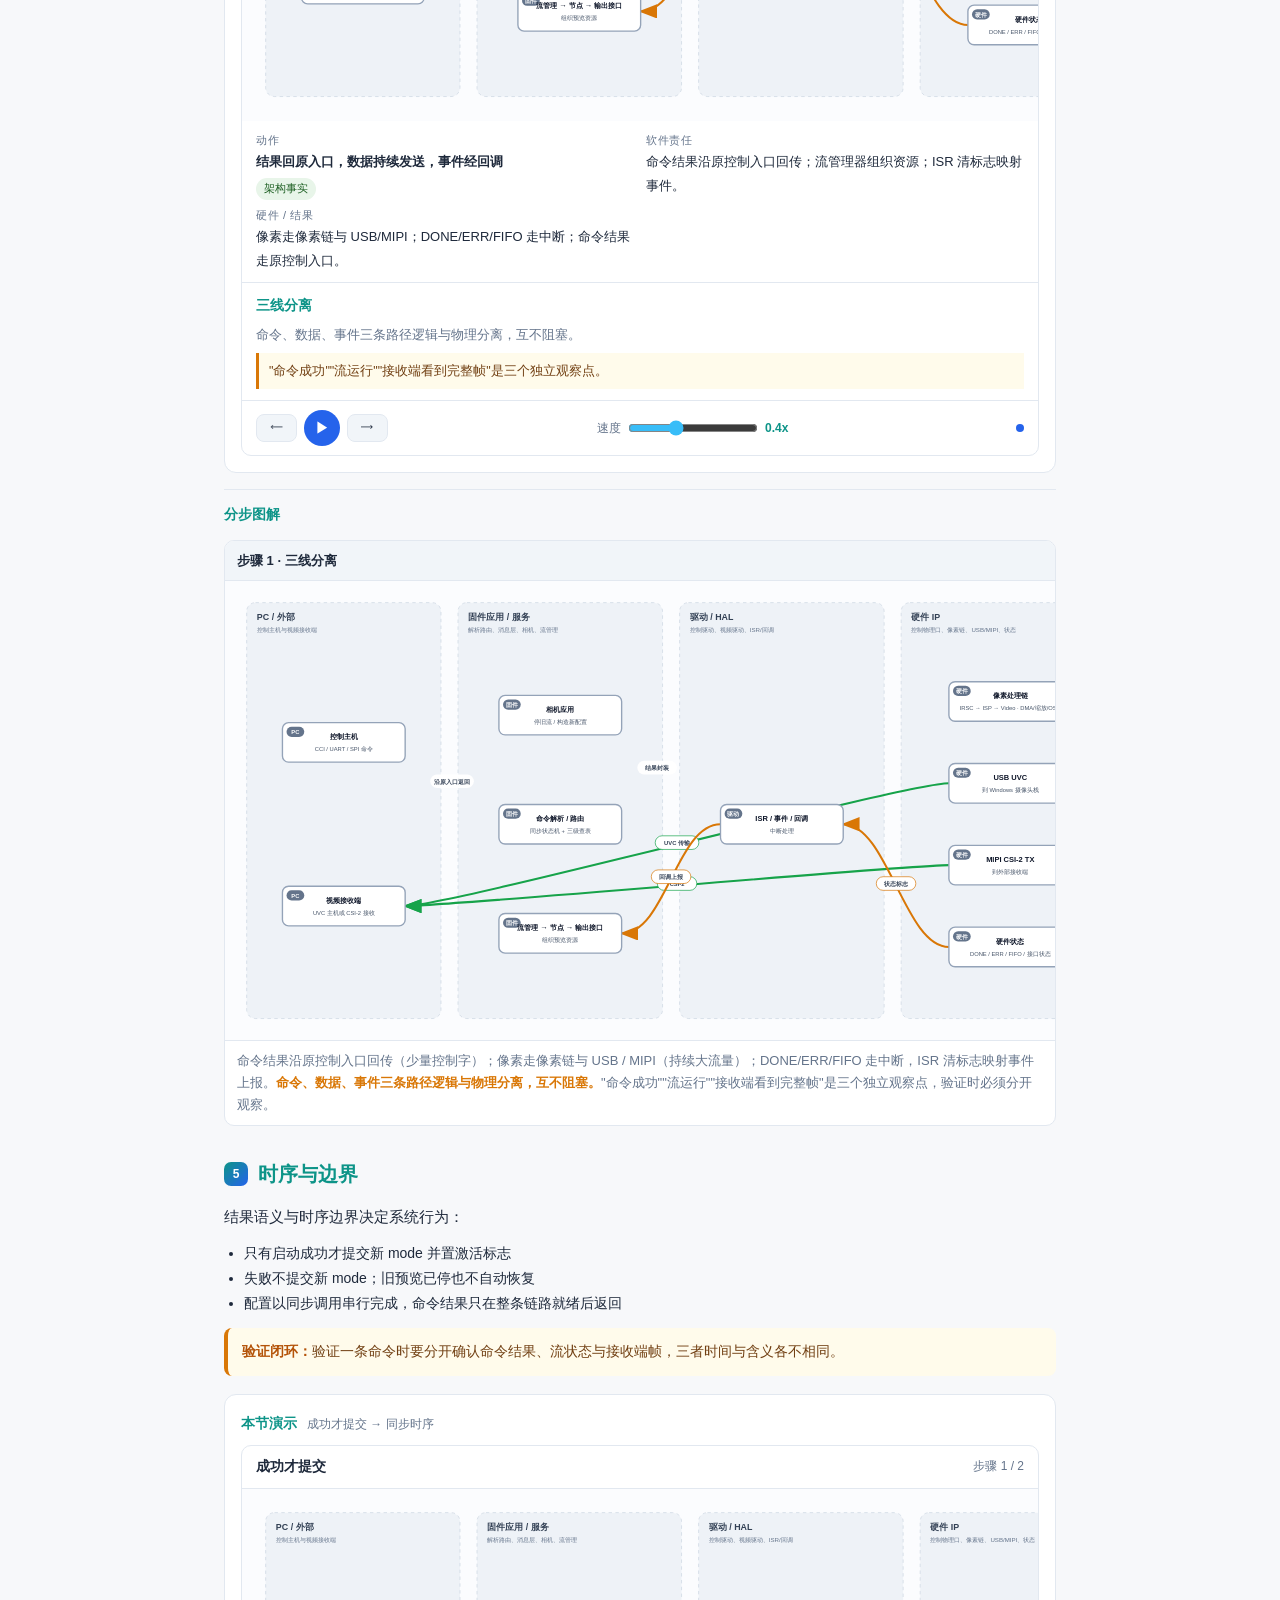
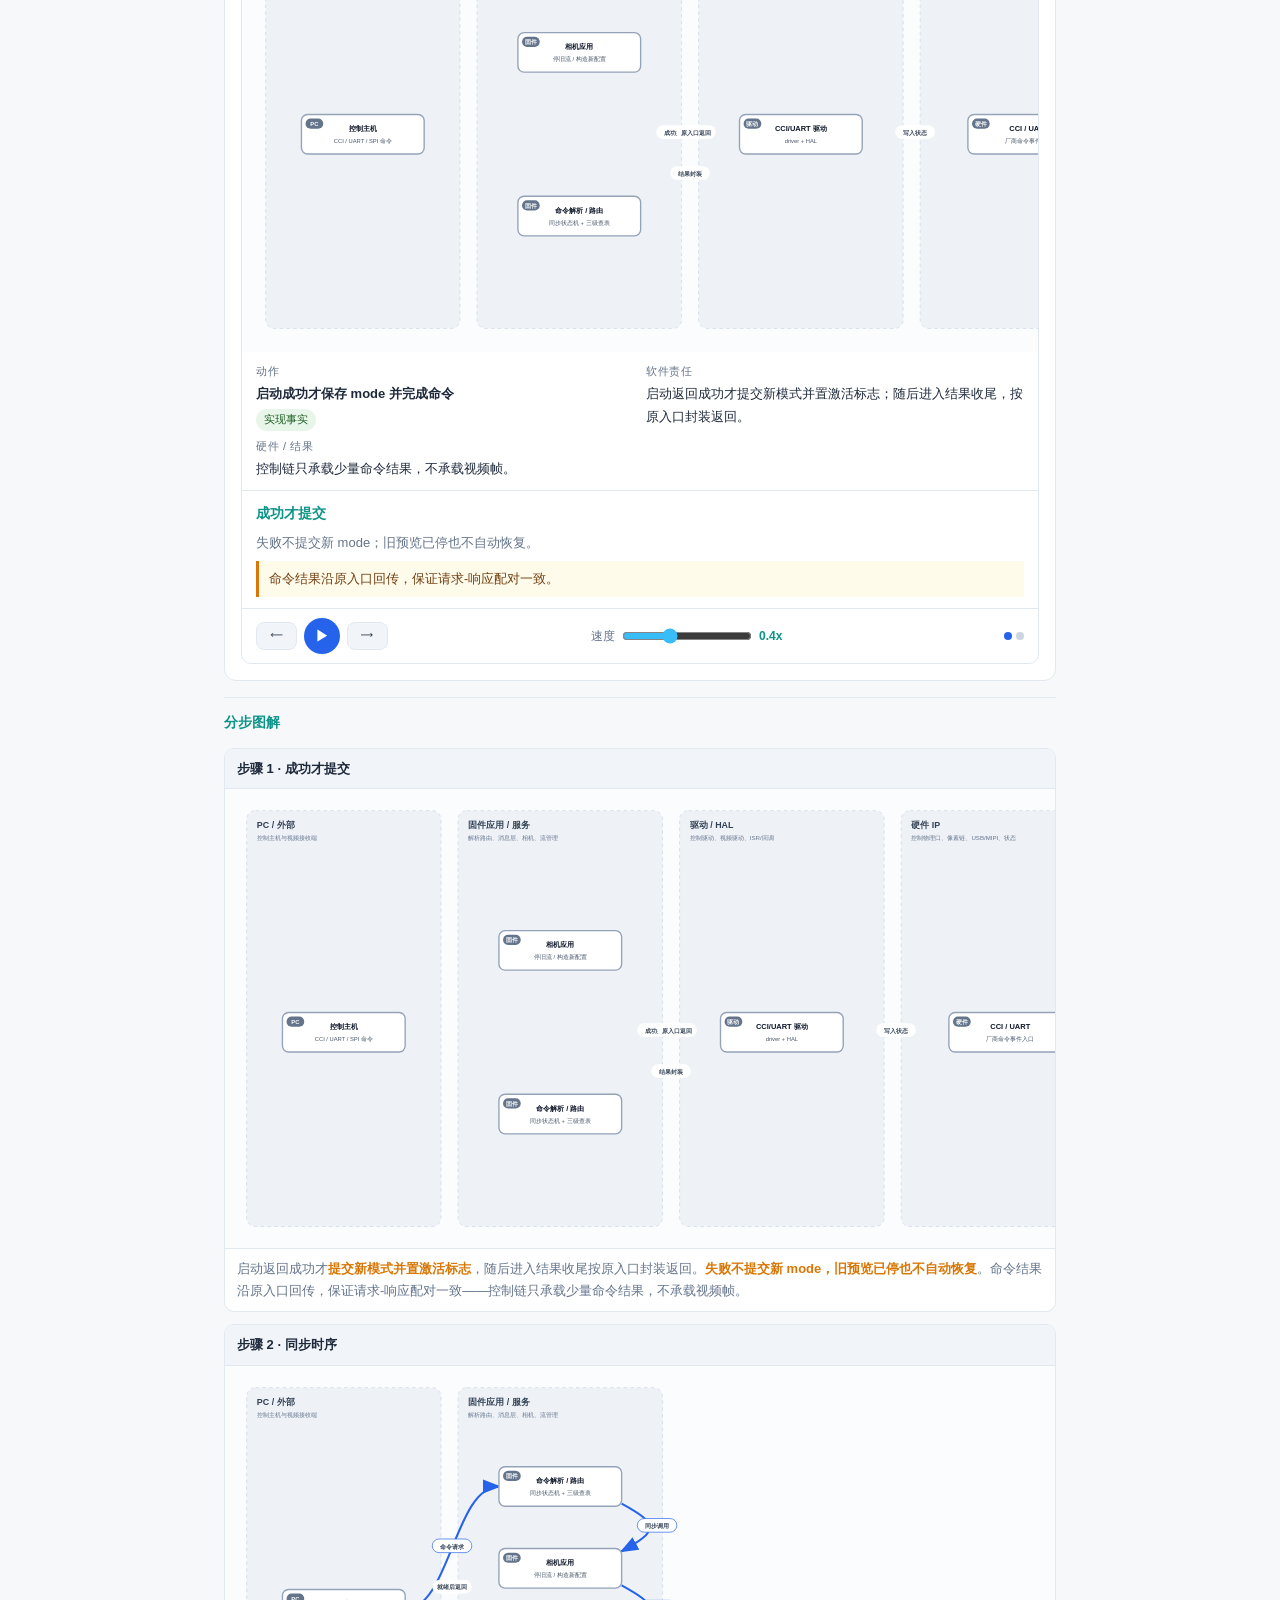
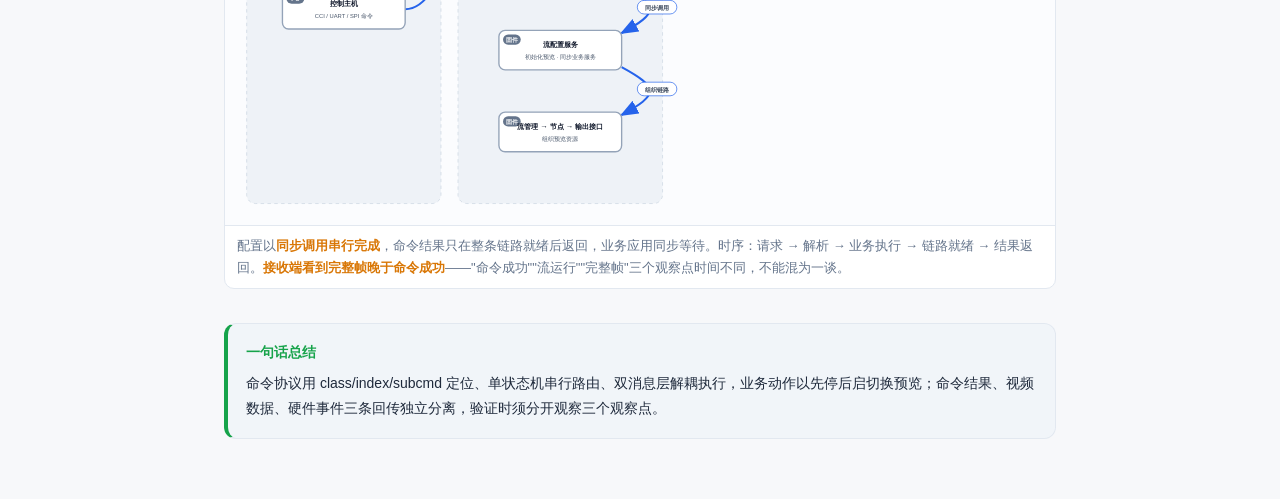
<file: static/demos/vdcmd-command-video-demo.html>
<!doctype html>
<html lang="zh-CN">
<head>
<meta charset="utf-8">
<meta name="viewport" content="width=device-width,initial-scale=1">
<title>命令协议如何驱动视频业务：路由、执行与三条回传</title>
<style>
:root{
  --bg:#f7f8fa; --panel:#ffffff; --panel2:#f1f5f9; --line:#e2e8f0;
  --text:#1e293b; --muted:#64748b; --blue:#2563eb; --teal:#0d9488;
  --green:#16a34a; --gold:#d97706; --orange:#ea580c; --purple:#7c3aed; --red:#dc2626;
  --command:#2563eb; --data:#16a34a; --event:#d97706; --error:#dc2626;
}
*{box-sizing:border-box;margin:0;padding:0}
body{background:var(--bg);color:var(--text);font-family:"PingFang SC","Microsoft YaHei","Noto Sans CJK SC",sans-serif;line-height:1.8;padding:0}
.page{max-width:880px;margin:0 auto;padding:40px 24px 60px}
header{border-bottom:1px solid var(--line);padding-bottom:22px;margin-bottom:24px}
h1{font-size:27px;line-height:1.35;margin-bottom:12px;color:#0f172a}
.lead{color:var(--muted);font-size:15px;line-height:1.8}
.lead b{color:var(--teal)}
.learn{margin-top:14px;padding:14px 16px;background:var(--panel2);border:1px solid var(--line);border-radius:12px;font-size:13.5px}
.learn b{color:var(--gold);display:block;margin-bottom:6px}
.learn ol{margin-left:20px;color:var(--text)}
.learn li{margin-bottom:4px}
.toc{display:flex;flex-wrap:wrap;gap:8px;margin:0 0 28px}
.toc a{color:var(--muted);text-decoration:none;border:1px solid var(--line);padding:4px 12px;border-radius:99px;font-size:12px;background:var(--panel)}
.toc a:hover{color:var(--teal);border-color:var(--teal)}
section{margin-bottom:30px}
h2{font-size:20px;margin-bottom:12px;color:var(--teal);display:flex;align-items:center;gap:10px}
h2 .n{font-size:12px;background:linear-gradient(135deg,#0d9488,#2563eb);color:#fff;width:24px;height:24px;border-radius:7px;display:inline-flex;align-items:center;justify-content:center;flex:none}
p{color:var(--text);margin-bottom:10px;font-size:14.5px}
p b{color:var(--gold)}
p code,li code,td code{background:var(--panel2);border:1px solid var(--line);padding:1px 6px;border-radius:5px;color:#0369a1;font-size:12.5px;font-family:Consolas,monospace}
ul{color:var(--text);font-size:14px}
.keybox{margin:12px 0;padding:12px 14px;background:#fffbeb;border-left:4px solid var(--gold);border-radius:8px;font-size:13.5px;color:#713f12}
.keybox b{color:#b45309}
table{width:100%;border-collapse:collapse;margin:12px 0;font-size:13.5px}
th,td{border:1px solid var(--line);padding:8px 12px;text-align:left}
th{background:var(--panel2);color:var(--teal)}
td b{color:var(--green)}
pre{background:#0b1220;border-radius:8px;padding:12px 14px;overflow-x:auto;margin:12px 0;font-size:12.5px;line-height:1.6;color:#93c5fd;font-family:Consolas,monospace}
/* 动画组件 */
.demo{margin:18px 0 6px;padding:16px;background:var(--panel);border:1px solid var(--line);border-radius:12px}
.demo h3{color:var(--teal);font-size:14px;margin-bottom:8px}
.demo h3 small{color:var(--muted);font-weight:400;font-size:12px;margin-left:6px}
.dwrap{border:1px solid var(--line);border-radius:10px;overflow:hidden;background:var(--panel)}
.dhead{display:flex;justify-content:space-between;align-items:center;padding:9px 14px;border-bottom:1px solid var(--line)}
.dhead b{font-size:13.5px}
.dhead span{color:var(--muted);font-size:12px}
.dcanvas{overflow-x:auto;padding:10px;background:#fbfcfe}
svg{display:block;width:100%;min-width:900px;height:auto}
.detail{padding:10px 14px;display:grid;grid-template-columns:1fr 1fr;gap:6px 12px;font-size:13px}
.detail .lbl{color:var(--muted);font-size:11px;letter-spacing:.06em}
.detail b{display:block;color:var(--text)}
.detail .fact{display:inline-block;margin-top:4px;padding:1px 8px;border-radius:99px;background:#e8f5e9;color:#1b5e20;font-size:11px}
.dnarr{padding:11px 14px;border-top:1px solid var(--line)}
.dnarr h4{margin:0 0 4px;color:var(--teal);font-size:13.5px}
.dnarr p{margin:0;color:var(--muted);font-size:13px}
.dnote{margin-top:7px;padding:7px 10px;border-left:3px solid var(--gold);background:#fffbeb;color:#713f12;font-size:12.5px}
.dcontrols{display:flex;align-items:center;gap:7px;padding:9px 14px;border-top:1px solid var(--line);flex-wrap:wrap}
.dcontrols button{padding:6px 13px;border:1px solid var(--line);border-radius:8px;background:var(--panel2);color:var(--text);cursor:pointer;font-size:12.5px}
.dcontrols button.play{width:36px;height:36px;border:0;border-radius:50%;background:var(--blue);color:#fff;font-size:15px;padding:0}
.dcontrols .speed{display:flex;align-items:center;gap:7px;margin-left:auto;font-size:12px;color:var(--muted)}
.dcontrols input{width:130px;accent-color:#38bdf8}
.dcontrols .spdv{font-weight:700;color:var(--teal);min-width:42px}
.dprogress{display:flex;gap:4px;margin-left:auto}
.dprogress i{width:8px;height:8px;border-radius:50%;background:#cbd5e1}
.dprogress i.on{background:var(--blue)}
/* 分步图解 */
.stepfigs{margin-top:16px;border-top:1px solid var(--line);padding-top:12px}
.stepfigs>h4{color:var(--teal);font-size:14px;margin-bottom:10px}
.stepfig{margin:12px 0;border:1px solid var(--line);border-radius:10px;overflow:hidden;background:var(--panel)}
.fighead{padding:8px 12px;background:var(--panel2);font-size:13px;font-weight:700;color:var(--text);border-bottom:1px solid var(--line)}
.fighead small{color:var(--muted);font-weight:400;margin-left:6px}
.figcanvas{overflow-x:auto;padding:8px;background:#fbfcfe}
.stepfig svg{min-width:900px}
.figexp{padding:9px 12px;font-size:13px;color:var(--muted);line-height:1.7;border-top:1px solid var(--line)}
.figexp b{color:var(--gold)}
.summary{margin-top:34px;padding:16px 18px;background:var(--panel2);border:1px solid var(--line);border-left:4px solid var(--green);border-radius:12px}
.summary b{color:var(--green);display:block;margin-bottom:6px;font-size:14px}
.summary p{margin:0;color:var(--text);font-size:14px}
@media(max-width:650px){.page{padding:22px 14px 40px}.detail{grid-template-columns:1fr}h1{font-size:23px}}
</style>
</head>
<body>
<div class="page">

<header>
  <h1>命令协议如何驱动视频业务：路由、执行与三条回传</h1>
  <p class="lead">外部控制主机发一条命令，视频业务就切换一次预览。这条命令如何被<b>定位、路由、执行</b>，执行后结果、数据、事件又如何分三路回传？本文以"预览启动"为主线，拆解命令协议与视频业务的交互，每节配一个交互动画。</p>
  <div class="learn">
    <b>你将掌握</b>
    <ol>
      <li>class / index / subcmd 三级命令结构</li>
      <li>单命令状态机与双消息层的路由执行链</li>
      <li>业务动作如何驱动视频输出</li>
      <li>命令结果、视频数据、硬件事件三条独立回传</li>
      <li>成功提交语义与同步时序边界</li>
    </ol>
  </div>
</header>

<nav class="toc">
  <a href="#s1">1. 命令结构</a>
  <a href="#s2">2. 路由与执行</a>
  <a href="#s3">3. 业务动作 → 视频输出</a>
  <a href="#s4">4. 三条独立回传</a>
  <a href="#s5">5. 时序与边界</a>
</nav>

<!-- ============ 1 ============ -->
<section id="s1">
  <h2><span class="n">1</span>命令结构：class / index / subcmd</h2>
  <p>命令协议用<b>三级字段</b>定位一条命令，参数是定长配置字。多物理入口（CCI / UART / SPI）共享同一格式与解析状态机。</p>
  <table>
    <tr><th>字段</th><th>作用</th></tr>
    <tr><td>class</td><td>命令大类</td></tr>
    <tr><td>index</td><td>大类内的子项索引</td></tr>
    <tr><td>subcmd</td><td>具体子命令</td></tr>
    <tr><td>mode</td><td>定长配置字（参数）</td></tr>
  </table>
  <div class="keybox"><b>设计要点：</b>多入口共享同一命令格式与解析状态机，避免每路各写一套协议。构建配置决定启用哪些控制接口。</div>
  <div class="demo" id="d1">
    <h3>本节演示 <small>多入口接收同一格式命令帧</small></h3>
    <div class="dwrap">
      <div class="dhead"><b id="s1t"></b><span id="s1m"></span></div>
      <div class="dcanvas"><svg id="s1g" viewBox="0 0 1320 650"></svg></div>
      <div class="detail">
        <div><div class="lbl">动作</div><b id="s1a"></b><span class="fact" id="s1l"></span></div>
        <div><div class="lbl">软件责任</div><span id="s1sw"></span></div>
        <div><div class="lbl">硬件 / 结果</div><span id="s1hw"></span></div>
      </div>
      <div class="dnarr"><h4 id="s1d"></h4><p id="s1p"></p><div class="dnote" id="s1n"></div></div>
      <div class="dcontrols">
        <button id="s1prev">⟵</button><button class="play" id="s1play">▶</button><button id="s1next">⟶</button>
        <span class="speed">速度<input type="range" id="s1spd" min="8" max="100" value="40"><span class="spdv" id="s1v">0.4x</span></span>
        <div class="dprogress" id="s1pbar"></div>
      </div>
    </div>
  </div>

  <div class="stepfigs">
    <h4>分步图解</h4>
    <div class="stepfig">
      <div class="fighead">步骤 1 · 命令帧到达</div>
      <div class="figcanvas"><svg id="sfs1_0g" viewBox="0 0 1320 650"></svg></div>
      <div class="figexp">多入口（CCI/UART/SPI）接收同一格式命令帧，汇入统一解析状态机。<b>命令用 class / index / subcmd 三级字段定位，参数为定长 mode 字。</b>构建配置决定启用哪些控制接口；多入口共享同一命令格式与解析状态机，避免每路各写一套协议——这是"一种协议、多物理口"的关键设计。</div>
    </div>
  </div>
</section>

<!-- ============ 2 ============ -->
<section id="s2">
  <h2><span class="n">2</span>路由与执行：单状态机 + 双消息层</h2>
  <p>多入口汇入同一个<b>单命令状态机</b>：仅空闲态接受新命令，处理中与收尾阶段新命令被拒绝。调用链为 命令解析路由 → 服务消息层 → 命令应用 → 应用消息层 → 业务应用。</p>
  <ul style="margin-left:20px">
    <li>空闲态：接受新命令</li>
    <li>忙态：拒绝，返回错误</li>
    <li>收尾态：结果沿原入口返回，期间不接受新命令</li>
  </ul>
  <div class="keybox"><b>注意：</b>单状态机串行化多入口并发，从源头避免竞态；不能为每个控制入口各画一套可并行执行的命令状态机。</div>
  <div class="demo" id="d2">
    <h3>本节演示 <small>解析与忙态 → 双消息层</small></h3>
    <div class="dwrap">
      <div class="dhead"><b id="s2t"></b><span id="s2m"></span></div>
      <div class="dcanvas"><svg id="s2g" viewBox="0 0 1320 650"></svg></div>
      <div class="detail">
        <div><div class="lbl">动作</div><b id="s2a"></b><span class="fact" id="s2l"></span></div>
        <div><div class="lbl">软件责任</div><span id="s2sw"></span></div>
        <div><div class="lbl">硬件 / 结果</div><span id="s2hw"></span></div>
      </div>
      <div class="dnarr"><h4 id="s2d"></h4><p id="s2p"></p><div class="dnote" id="s2n"></div></div>
      <div class="dcontrols">
        <button id="s2prev">⟵</button><button class="play" id="s2play">▶</button><button id="s2next">⟶</button>
        <span class="speed">速度<input type="range" id="s2spd" min="8" max="100" value="40"><span class="spdv" id="s2v">0.4x</span></span>
        <div class="dprogress" id="s2pbar"></div>
      </div>
    </div>
  </div>

  <div class="stepfigs">
    <h4>分步图解</h4>
    <div class="stepfig">
      <div class="fighead">步骤 1 · 解析与忙态</div>
      <div class="figcanvas"><svg id="sfs2_0g" viewBox="0 0 1320 650"></svg></div>
      <div class="figexp">状态机管理<b>空闲 / 忙 / 收尾三态</b>，按 class/index/subcmd 逐级路由；仅空闲态接受新命令，处理中与收尾阶段新命令被拒绝并返回错误。三入口可同时到达，解析层串行执行一条命令——<b>单状态机从源头避免竞态</b>，这是多入口并发的正确做法。</div>
    </div>
    <div class="stepfig">
      <div class="fighead">步骤 2 · 双消息层</div>
      <div class="figcanvas"><svg id="sfs2_1g" viewBox="0 0 1320 650"></svg></div>
      <div class="figexp">调用链为 <b>命令解析 → 服务消息层 → 命令应用 → 应用消息层 → 相机应用</b>：路由层写服务信号，命令应用解析参数，业务应用订阅应用信号；中间层复制参数并投递信号，把协议解析与业务执行解耦。此段纯属固件消息链，无驱动与硬件参与。</div>
    </div>
  </div>
</section>

<!-- ============ 3 ============ -->
<section id="s3">
  <h2><span class="n">3</span>业务动作：切换预览与启动链路</h2>
  <p>命令的业务动作是<b>切换预览</b>：若当前流处于运行态，先同步停止旧预览，再启动新 mode。随后<b>同步调用</b>流配置服务，配置流管理器 / 节点 / 输出接口，经驱动与 HAL 启动像素处理链与输出接口。</p>
  <ul style="margin-left:20px">
    <li>先停后启的同步序列，保证任一时刻只有一套配置生效</li>
    <li>停旧失败即返回，不是无缝双实例切换</li>
    <li>流管理器管状态机；节点管裁剪/缩放/叠加；输出接口管 USB / MIPI 绑定</li>
  </ul>
  <div class="keybox"><b>关键：</b>初始化预览成功不等于接收端已显示第一帧——链路就绪与帧显示是两个时刻。</div>
  <div class="demo" id="d3">
    <h3>本节演示 <small>切换预览 → 启动链路</small></h3>
    <div class="dwrap">
      <div class="dhead"><b id="s3t"></b><span id="s3m"></span></div>
      <div class="dcanvas"><svg id="s3g" viewBox="0 0 1320 650"></svg></div>
      <div class="detail">
        <div><div class="lbl">动作</div><b id="s3a"></b><span class="fact" id="s3l"></span></div>
        <div><div class="lbl">软件责任</div><span id="s3sw"></span></div>
        <div><div class="lbl">硬件 / 结果</div><span id="s3hw"></span></div>
      </div>
      <div class="dnarr"><h4 id="s3d"></h4><p id="s3p"></p><div class="dnote" id="s3n"></div></div>
      <div class="dcontrols">
        <button id="s3prev">⟵</button><button class="play" id="s3play">▶</button><button id="s3next">⟶</button>
        <span class="speed">速度<input type="range" id="s3spd" min="8" max="100" value="40"><span class="spdv" id="s3v">0.4x</span></span>
        <div class="dprogress" id="s3pbar"></div>
      </div>
    </div>
  </div>

  <div class="stepfigs">
    <h4>分步图解</h4>
    <div class="stepfig">
      <div class="fighead">步骤 1 · 切换预览</div>
      <div class="figcanvas"><svg id="sfs3_0g" viewBox="0 0 1320 650"></svg></div>
      <div class="figexp">业务应用解析模式；若当前流处于运行态，<b>先同步停止旧预览，停流失败即返回</b>。旧数据通路先停并反初始化，避免新旧参数并存。<b>先停后启的同步序列保证任一时刻只有一套配置生效</b>——不是无缝双实例切换。</div>
    </div>
    <div class="stepfig">
      <div class="fighead">步骤 2 · 启动链路</div>
      <div class="figcanvas"><svg id="sfs3_1g" viewBox="0 0 1320 650"></svg></div>
      <div class="figexp">调用链为 <b>相机应用 → 流配置服务 → 流管理/节点 → 驱动/HAL → 硬件</b>：同步调用流配置服务，配置流管理器 / 节点 / 输出接口，经驱动与 HAL 启动像素处理链，USB 与 MIPI 两种物理输出就绪。<b>注意：初始化预览成功不等于接收端已显示第一帧</b>——链路就绪与帧显示是两个时刻。</div>
    </div>
  </div>
</section>

<!-- ============ 4 ============ -->
<section id="s4">
  <h2><span class="n">4</span>三条独立回传：结果 / 数据 / 事件</h2>
  <p>命令执行后有三条回传路径，逻辑与物理分离：<b>命令结果</b>沿原控制入口返回；<b>视频数据</b>由 DMA 与物理接口持续发送；<b>硬件事件</b>经 ISR / 回调上报。</p>
  <table>
    <tr><th>通道</th><th>方向</th><th>载体</th><th>特点</th></tr>
    <tr><td>命令结果</td><td>固件 → 控制主机</td><td>CCI / UART / SPI</td><td>少量控制字，原入口返回</td></tr>
    <tr><td>视频数据</td><td>硬件 → 接收端</td><td>USB / MIPI</td><td>持续大流量，不承载命令</td></tr>
    <tr><td>硬件事件</td><td>硬件 → 驱动 → 应用</td><td>中断 / 回调</td><td>状态标志，不承载整帧</td></tr>
  </table>
  <div class="keybox"><b>三个观察点：</b>"命令成功""流运行""接收端看到完整帧"是三个独立观察点，不能混为一谈。</div>
  <div class="demo" id="d4">
    <h3>本节演示 <small>结果回原入口，数据持续发送，事件经回调</small></h3>
    <div class="dwrap">
      <div class="dhead"><b id="s4t"></b><span id="s4m"></span></div>
      <div class="dcanvas"><svg id="s4g" viewBox="0 0 1320 650"></svg></div>
      <div class="detail">
        <div><div class="lbl">动作</div><b id="s4a"></b><span class="fact" id="s4l"></span></div>
        <div><div class="lbl">软件责任</div><span id="s4sw"></span></div>
        <div><div class="lbl">硬件 / 结果</div><span id="s4hw"></span></div>
      </div>
      <div class="dnarr"><h4 id="s4d"></h4><p id="s4p"></p><div class="dnote" id="s4n"></div></div>
      <div class="dcontrols">
        <button id="s4prev">⟵</button><button class="play" id="s4play">▶</button><button id="s4next">⟶</button>
        <span class="speed">速度<input type="range" id="s4spd" min="8" max="100" value="40"><span class="spdv" id="s4v">0.4x</span></span>
        <div class="dprogress" id="s4pbar"></div>
      </div>
    </div>
  </div>

  <div class="stepfigs">
    <h4>分步图解</h4>
    <div class="stepfig">
      <div class="fighead">步骤 1 · 三线分离</div>
      <div class="figcanvas"><svg id="sfs4_0g" viewBox="0 0 1320 650"></svg></div>
      <div class="figexp">命令结果沿原控制入口回传（少量控制字）；像素走像素链与 USB / MIPI（持续大流量）；DONE/ERR/FIFO 走中断，ISR 清标志映射事件上报。<b>命令、数据、事件三条路径逻辑与物理分离，互不阻塞。</b>"命令成功""流运行""接收端看到完整帧"是三个独立观察点，验证时必须分开观察。</div>
    </div>
  </div>
</section>

<!-- ============ 5 ============ -->
<section id="s5">
  <h2><span class="n">5</span>时序与边界</h2>
  <p>结果语义与时序边界决定系统行为：</p>
  <ul style="margin-left:20px">
    <li>只有启动成功才提交新 mode 并置激活标志</li>
    <li>失败不提交新 mode；旧预览已停也不自动恢复</li>
    <li>配置以同步调用串行完成，命令结果只在整条链路就绪后返回</li>
  </ul>
  <div class="keybox"><b>验证闭环：</b>验证一条命令时要分开确认命令结果、流状态与接收端帧，三者时间与含义各不相同。</div>
  <div class="demo" id="d5">
    <h3>本节演示 <small>成功才提交 → 同步时序</small></h3>
    <div class="dwrap">
      <div class="dhead"><b id="s5t"></b><span id="s5m"></span></div>
      <div class="dcanvas"><svg id="s5g" viewBox="0 0 1320 650"></svg></div>
      <div class="detail">
        <div><div class="lbl">动作</div><b id="s5a"></b><span class="fact" id="s5l"></span></div>
        <div><div class="lbl">软件责任</div><span id="s5sw"></span></div>
        <div><div class="lbl">硬件 / 结果</div><span id="s5hw"></span></div>
      </div>
      <div class="dnarr"><h4 id="s5d"></h4><p id="s5p"></p><div class="dnote" id="s5n"></div></div>
      <div class="dcontrols">
        <button id="s5prev">⟵</button><button class="play" id="s5play">▶</button><button id="s5next">⟶</button>
        <span class="speed">速度<input type="range" id="s5spd" min="8" max="100" value="40"><span class="spdv" id="s5v">0.4x</span></span>
        <div class="dprogress" id="s5pbar"></div>
      </div>
    </div>
  </div>

  <div class="stepfigs">
    <h4>分步图解</h4>
    <div class="stepfig">
      <div class="fighead">步骤 1 · 成功才提交</div>
      <div class="figcanvas"><svg id="sfs5_0g" viewBox="0 0 1320 650"></svg></div>
      <div class="figexp">启动返回成功才<b>提交新模式并置激活标志</b>，随后进入结果收尾按原入口封装返回。<b>失败不提交新 mode，旧预览已停也不自动恢复</b>。命令结果沿原入口回传，保证请求-响应配对一致——控制链只承载少量命令结果，不承载视频帧。</div>
    </div>
    <div class="stepfig">
      <div class="fighead">步骤 2 · 同步时序</div>
      <div class="figcanvas"><svg id="sfs5_1g" viewBox="0 0 1320 650"></svg></div>
      <div class="figexp">配置以<b>同步调用串行完成</b>，命令结果只在整条链路就绪后返回，业务应用同步等待。时序：请求 → 解析 → 业务执行 → 链路就绪 → 结果返回。<b>接收端看到完整帧晚于命令成功</b>——"命令成功""流运行""完整帧"三个观察点时间不同，不能混为一谈。</div>
    </div>
  </div>
</section>

<div class="summary"><b>一句话总结</b><p>命令协议用 class/index/subcmd 定位、单状态机串行路由、双消息层解耦执行，业务动作以先停后启切换预览；命令结果、视频数据、硬件事件三条回传独立分离，验证时须分开观察三个观察点。</p></div>

</div>

<script>
"use strict";
const lanes={external:{title:'PC / 外部',sub:'控制主机与视频接收端',x:20,w:285},app:{title:'固件应用 / 服务',sub:'解析路由、消息层、相机、流管理',x:330,w:300},driver:{title:'驱动 / HAL',sub:'控制驱动、视频驱动、ISR/回调',x:655,w:300},hardware:{title:'硬件 IP',sub:'控制物理口、像素链、USB/MIPI、状态',x:980,w:320}};
const nodes={
host:['控制主机','CCI / UART / SPI 命令','external'],
receiver:['视频接收端','UVC 主机或 CSI-2 接收','external'],
router:['命令解析 / 路由','同步状态机 + 三级查表','app'],
ser:['服务消息层','服务信号队列','app'],
vapp:['命令应用','解析定长 mode 字','app'],
apprte:['应用消息层','应用信号队列','app'],
camera:['相机应用','停旧流 / 构造新配置','app'],
service:['流配置服务','初始化预览 · 同步业务服务','app'],
video:['流管理 → 节点 → 输出接口','组织预览资源','app'],
eventIngress:['CCI/UART 入口','厂商命令接收','app'],
spiIngress:['SPI 入口','独立 IO 处理','app'],
eventTransport:['CCI/UART 驱动','driver + HAL','driver'],
spiTransport:['SPI 驱动','slave driver + HAL','driver'],
videodrv:['视频驱动','ISP/Video/USB/MIPI driver + HAL','driver'],
callback:['ISR / 事件 / 回调','中断处理','driver'],
cciUart:['CCI / UART','厂商命令事件入口','hardware'],
spi:['SPI slave','独立 IO 入口','hardware'],
pipe:['像素处理链','IRSC → ISP → Video · DMA/缩放/OSD','hardware'],
usb:['USB UVC','到 Windows 摄像头栈','hardware'],
mipi:['MIPI CSI-2 TX','到外部接收端','hardware'],
irq:['硬件状态','DONE / ERR / FIFO / 接口状态','hardware']};
const laneOrder=['external','app','driver','hardware'];
function layout(item){const group={external:[],app:[],driver:[],hardware:[]},out={};item.nodes.forEach(id=>group[nodes[id][2]].push(id));laneOrder.forEach(k=>{const lane=lanes[k],arr=group[k],gap=480/Math.max(arr.length,1);arr.forEach((id,i)=>out[id]={x:lane.x+lane.w/2,y:105+gap*(i+.5)});});return out}
function geom(a,b,pos){const p=pos[a],q=pos[b],same=nodes[a][2]===nodes[b][2];if(same){const d=q.y>=p.y?1:-1;return{d:`M${p.x+90} ${p.y+25*d} C${p.x+145} ${p.y+55*d},${q.x+145} ${q.y-55*d},${q.x+90} ${q.y-25*d}`,x:p.x+142,y:(p.y+q.y)/2}}const d=q.x>p.x?1:-1;return{d:`M${p.x+90*d} ${p.y} C${p.x+155*d} ${p.y},${q.x-155*d} ${q.y},${q.x-90*d} ${q.y}`,x:(p.x+q.x)/2,y:(p.y+q.y)/2}}
function draw(svgEl,item,pfx,focus){pfx=pfx||'';const pos=layout(item);let s='<defs>'+['command','data','event','error'].map(k=>`<marker id="${pfx}m${k}" markerWidth="9" markerHeight="9" refX="8" refY="3.5" orient="auto"><path d="M0 0L9 3.5L0 7Z" fill="var(--${k})"/></marker>`).join('')+'</defs>';const act={};item.nodes.forEach(function(id){act[nodes[id][2]]=1});laneOrder.forEach(k=>{if(focus&&!act[k])return;const l=lanes[k];s+=`<rect x="${l.x}" y="20" width="${l.w}" height="610" rx="13" style="stroke:#cbd5e1;stroke-dasharray:5 5;fill:#eef2f7"/><text x="${l.x+15}" y="46" style="fill:#334155;font-size:13px;font-weight:800">${l.title}</text><text x="${l.x+15}" y="63" style="fill:#64748b;font-size:9px">${l.sub}</text>`});item.edges.forEach(([a,b,k,t])=>{const g=geom(a,b,pos),w=Math.max(58,t.length*8+16);s+=`<path d="${g.d}" marker-end="url(#${pfx}m${k})" style="fill:none;stroke-width:3;stroke:var(--${k})"/><rect x="${g.x-w/2}" y="${g.y-13}" width="${w}" height="20" rx="10" style="fill:#fff;stroke:var(--${k})"/><text x="${g.x}" y="${g.y+1}" text-anchor="middle" style="fill:#334155;font-size:8.5px;font-weight:700">${t}</text>`});item.nodes.forEach(id=>{const n=nodes[id],p=pos[id],style=n[3]||n[2],role=n[3]==='memory'?'内存区':{external:'PC',app:'固件',driver:'驱动',hardware:'硬件'}[n[2]],tw=role.length*7+12;s+=`<g><rect x="${p.x-90}" y="${p.y-29}" width="180" height="58" rx="9" style="fill:#ffffff;stroke-width:2;stroke:${style==='memory'?'#d97706':'#94a3b8'}"/><rect x="${p.x-84}" y="${p.y-23}" width="${tw}" height="15" rx="7.5" style="fill:${style==='memory'?'#d97706':'#64748b'}"/><text x="${p.x-84+tw/2}" y="${p.y-12}" text-anchor="middle" style="fill:#fff;font-size:8.5px;font-weight:700">${role}</text><text x="${p.x}" y="${p.y-5}" text-anchor="middle" style="fill:#0f172a;font-size:11px;font-weight:800">${n[0]}</text><text x="${p.x}" y="${p.y+13}" text-anchor="middle" style="fill:#475569;font-size:8.5px">${n[1]}</text></g>`});svgEl.innerHTML=s}
function makePlayer(p,steps){
  const $=id=>document.getElementById(p+id);
  let idx=0,timer=null,SPEED=0.4;
  const spdEl=$('spd'),spdVal=$('v');
  spdEl.addEventListener('input',function(){SPEED=spdEl.value/100;spdVal.textContent=SPEED.toFixed(2)+'x';if(timer){stop();$('play').click();}});
  function render(){const x=steps[idx];$('t').textContent=x.title;$('m').textContent=`步骤 ${idx+1} / ${steps.length}`;$('a').textContent=x.action;$('l').textContent=x.level;$('sw').textContent=x.software;$('hw').textContent=x.hardware;$('d').textContent=x.title;$('p').textContent=x.description;$('n').textContent=x.note;$('pbar').innerHTML=steps.map((_,i)=>`<i class="${i===idx?'on':''}"></i>`).join('');draw($('g'),x)}
  function next(){idx=(idx+1)%steps.length;render()}
  function prev(){idx=(idx-1+steps.length)%steps.length;render()}
  function stop(){if(timer){clearInterval(timer);timer=null}$('play').textContent='▶'}
  $('prev').onclick=function(){stop();prev()};$('next').onclick=function(){stop();next()};$('play').onclick=function(){if(timer){stop()}else{timer=setInterval(next,Math.round(3200/SPEED));$('play').textContent='Ⅱ'}};
  render();
}
const S1=[
 {title:'命令帧到达',action:'多入口接收同一格式命令帧',level:'架构事实',software:'各控制入口事件汇入统一命令解析，按固定格式解出路由与参数。',hardware:'CCI/UART、SPI 是物理命令入口，构建配置决定启用哪些。',description:'命令 ID 采用 class / index / subcmd 三级字段定位，参数为定长 mode 字。',note:'多入口共享同一命令格式与解析状态机，避免每路各写一套协议。',nodes:['host','cciUart','eventTransport','eventIngress','spi','spiTransport','spiIngress'],edges:[['host','cciUart','command','命令帧'],['cciUart','eventTransport','event','数据可用'],['eventTransport','eventIngress','event','入队'],['host','spi','command','命令帧'],['spi','spiTransport','event','数据可用'],['spiTransport','spiIngress','event','入队']]}
];
const S2=[
 {title:'解析与忙态',action:'单命令状态机串行化多入口',level:'架构事实',software:'状态机管理空闲/忙/收尾三态，按 class/index/subcmd 逐级路由；仅空闲态接受新命令。',hardware:'三入口可同时到达，解析层串行执行一条命令。',description:'处理中与收尾阶段新命令被拒绝，返回错误。',note:'单状态机从源头避免竞态；不能为每个入口各画一套并行状态机。',nodes:['host','eventIngress','spiIngress','router'],edges:[['eventIngress','router','command','解析'],['spiIngress','router','command','解析'],['router','host','error','忙态拒绝']]},
 {title:'双消息层',action:'路由经消息层到达业务应用',level:'架构事实',software:'调用链 命令解析 → 服务消息层 → 命令应用 → 应用消息层 → 相机应用；中间层复制参数并投递信号。',hardware:'此段纯属固件消息链，无驱动与硬件参与。',description:'路由层写服务信号，命令应用解析参数，业务应用订阅应用信号。',note:'两级消息路由把协议解析与业务执行解耦。',nodes:['router','ser','vapp','apprte','camera'],edges:[['router','ser','command','投递信号'],['ser','vapp','command','复制参数'],['vapp','apprte','command','投递信号'],['apprte','camera','command','订阅触发']]}
];
const S3=[
 {title:'切换预览',action:'运行中先停旧流再启新 mode',level:'架构事实',software:'业务应用解析模式；若当前流处于运行态，先同步停止旧预览，停流失败即返回。',hardware:'旧数据通路先停并反初始化，避免新旧参数并存。',description:'同一命令可从空闲启动，也可切换运行中的预览档。',note:'先停后启的同步序列，保证任一时刻只有一套配置生效。',nodes:['camera','service','video'],edges:[['camera','service','command','同步调用'],['service','video','command','配置流管理/节点']]},
 {title:'启动链路',action:'配置输出接口并启动硬件管线',level:'架构事实',software:'同步调用流配置服务，配置流管理器/节点/输出接口，经驱动与 HAL 启动管线。',hardware:'像素处理链形成实时通路，USB 与 MIPI 是两种物理输出。',description:'相机应用 → 流配置服务 → 流管理/节点 → 驱动/HAL → 硬件。',note:'初始化预览成功不等于接收端已显示第一帧。',nodes:['camera','service','video','videodrv','pipe','usb','mipi'],edges:[['camera','service','command','同步调用'],['service','video','command','配置'],['video','videodrv','command','下发配置'],['videodrv','pipe','command','启动管线'],['pipe','usb','data','视频帧'],['pipe','mipi','data','视频帧']]}
];
const S4=[
 {title:'三线分离',action:'结果回原入口，数据持续发送，事件经回调',level:'架构事实',software:'命令结果沿原控制入口回传；流管理器组织资源；ISR 清标志映射事件。',hardware:'像素走像素链与 USB/MIPI；DONE/ERR/FIFO 走中断；命令结果走原控制入口。',description:'命令、数据、事件三条路径逻辑与物理分离，互不阻塞。',note:'"命令成功""流运行""接收端看到完整帧"是三个独立观察点。',nodes:['host','receiver','camera','router','video','callback','pipe','usb','mipi','irq'],edges:[['camera','router','result','结果封装'],['router','host','result','沿原入口返回'],['pipe','usb','data','视频帧'],['usb','receiver','data','UVC 传输'],['pipe','mipi','data','视频帧'],['mipi','receiver','data','CSI-2'],['irq','callback','event','状态标志'],['callback','video','event','回调上报']]}
];
const S5=[
 {title:'成功才提交',action:'启动成功才保存 mode 并完成命令',level:'实现事实',software:'启动返回成功才提交新模式并置激活标志；随后进入结果收尾，按原入口封装返回。',hardware:'控制链只承载少量命令结果，不承载视频帧。',description:'失败不提交新 mode；旧预览已停也不自动恢复。',note:'命令结果沿原入口回传，保证请求-响应配对一致。',nodes:['camera','router','eventTransport','cciUart','host'],edges:[['camera','router','result','成功提交'],['router','eventTransport','result','结果封装'],['eventTransport','cciUart','result','写入状态'],['cciUart','host','result','原入口返回']]},
 {title:'同步时序',action:'整条链路同步完成，结果只在就绪后返回',level:'架构事实',software:'配置以同步调用串行完成，命令结果只在整条链路就绪后返回；业务应用同步等待。',hardware:'接收端看到完整帧晚于命令成功。',description:'时序：请求 → 解析 → 业务执行 → 链路就绪 → 结果返回。',note:'"命令成功""流运行""完整帧"三个观察点时间不同。',nodes:['host','router','camera','service','video'],edges:[['host','router','command','命令请求'],['router','camera','command','同步调用'],['camera','service','command','同步调用'],['service','video','command','组织链路'],['camera','host','result','就绪后返回']]}
];
makePlayer('s1',S1);
makePlayer('s2',S2);
makePlayer('s3',S3);
makePlayer('s4',S4);
makePlayer('s5',S5);
/* 静态分步图解：按顺序渲染每步图（复用 draw，前缀防 marker 冲突） */
[['s1',S1],['s2',S2],['s3',S3],['s4',S4],['s5',S5]].forEach(function(gp){
  var p=gp[0],steps=gp[1];
  steps.forEach(function(st,si){
    var el=document.getElementById('sf'+p+'_'+si+'g');
    if(el){draw(el,st,'sf'+p+'_'+si+'_',true);}
  });
});
</script>
</body>
</html>
</file>
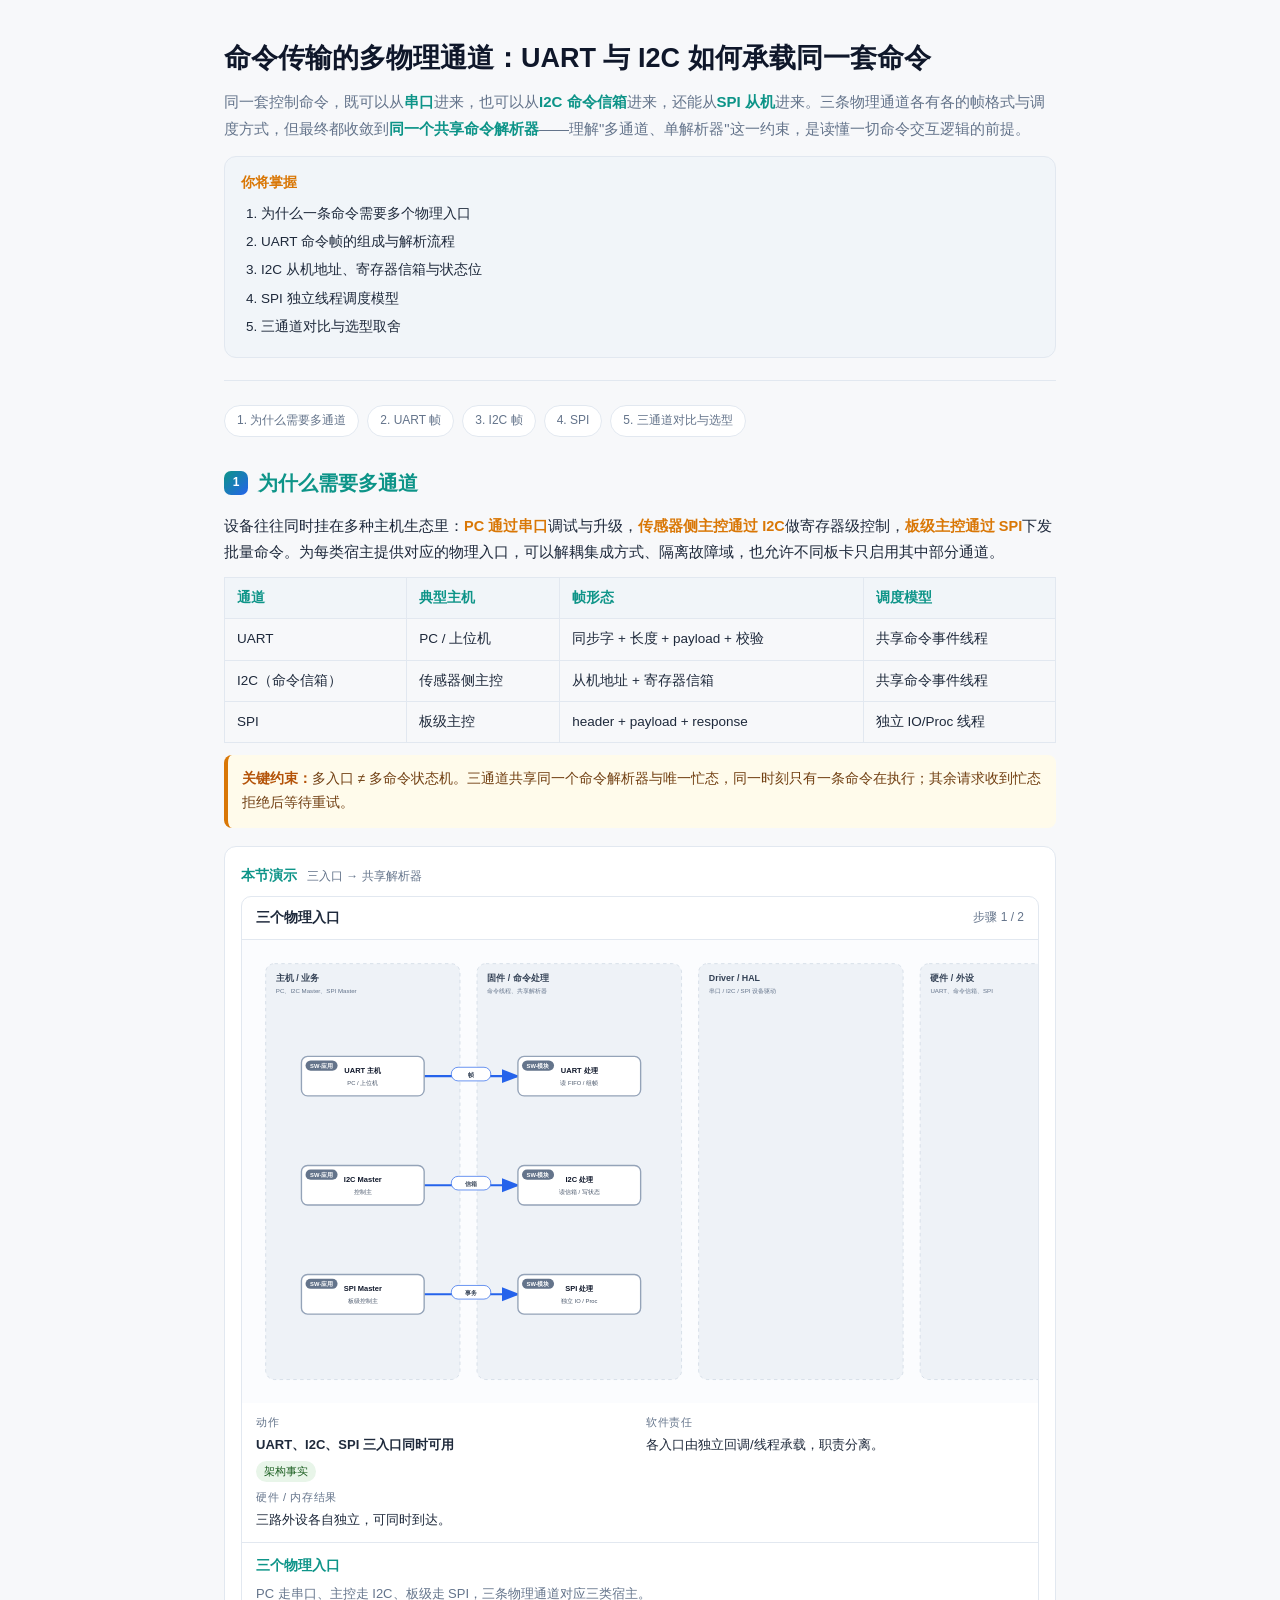
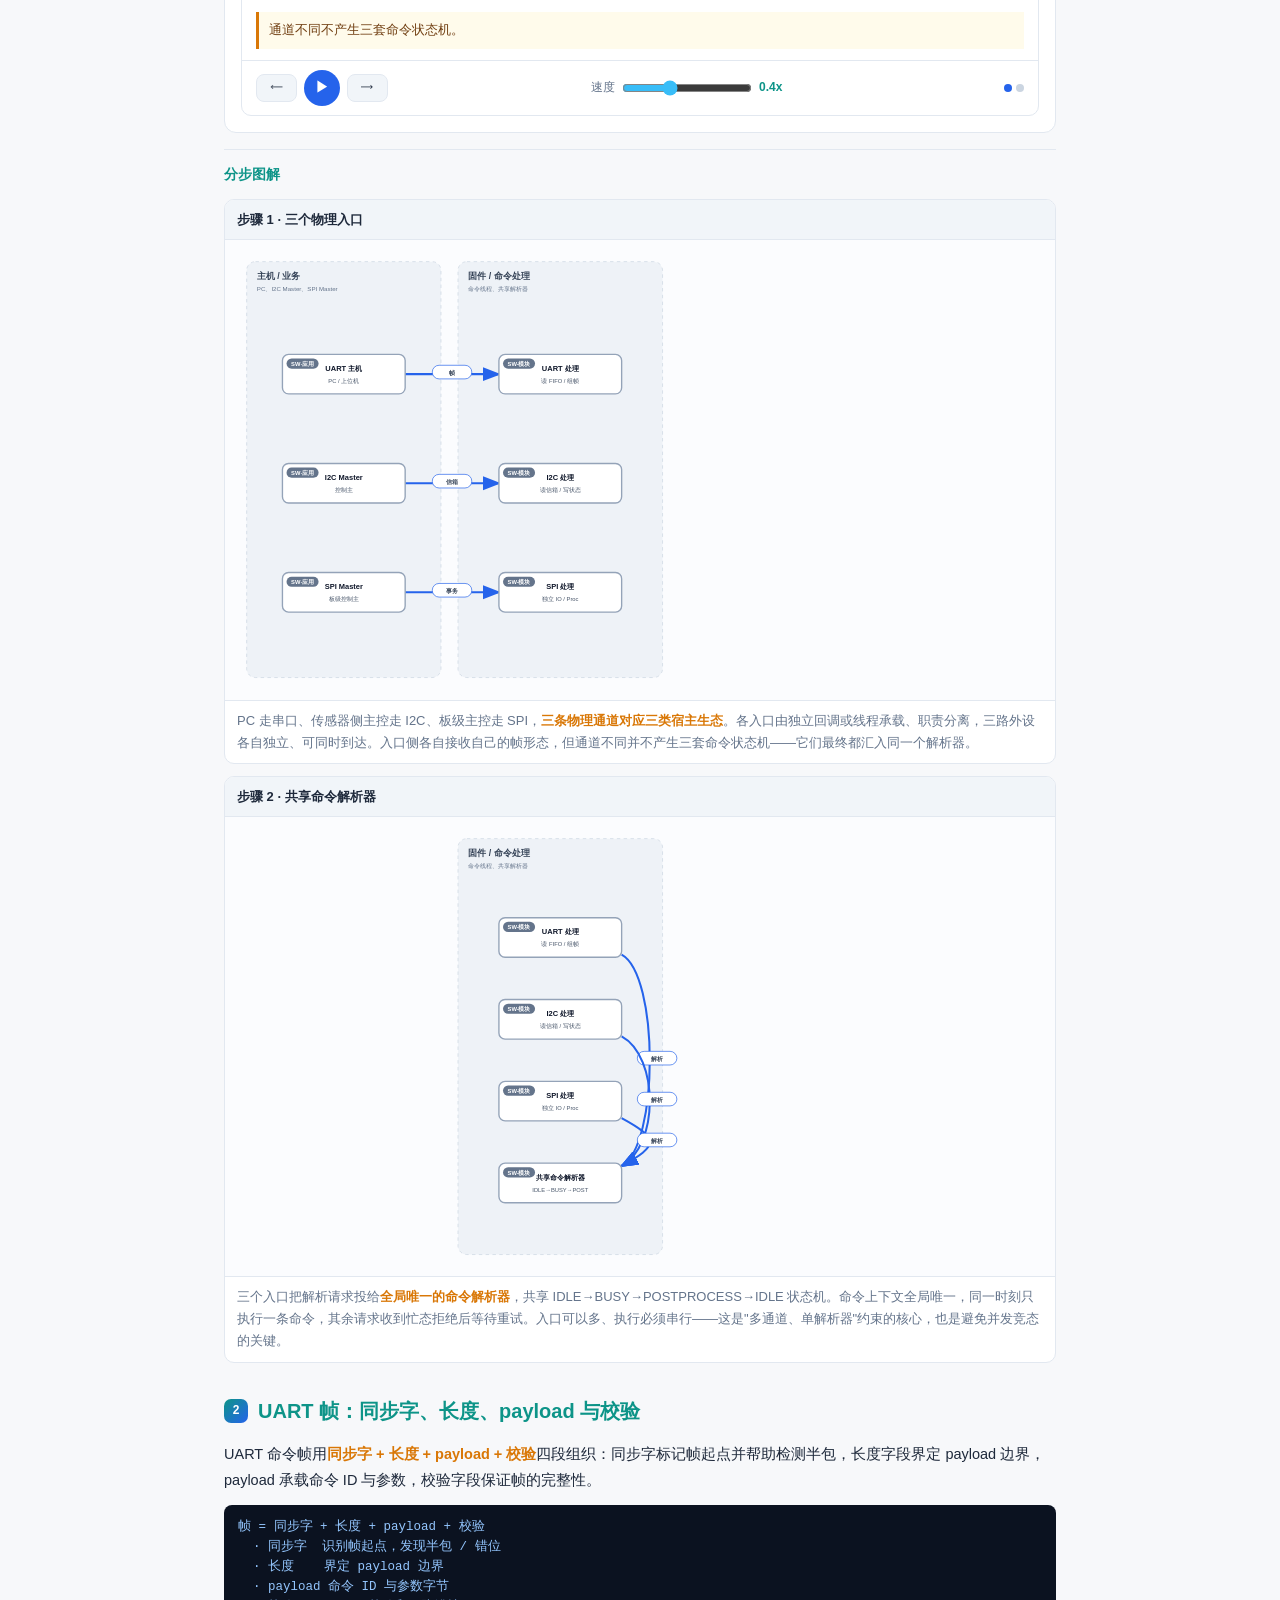
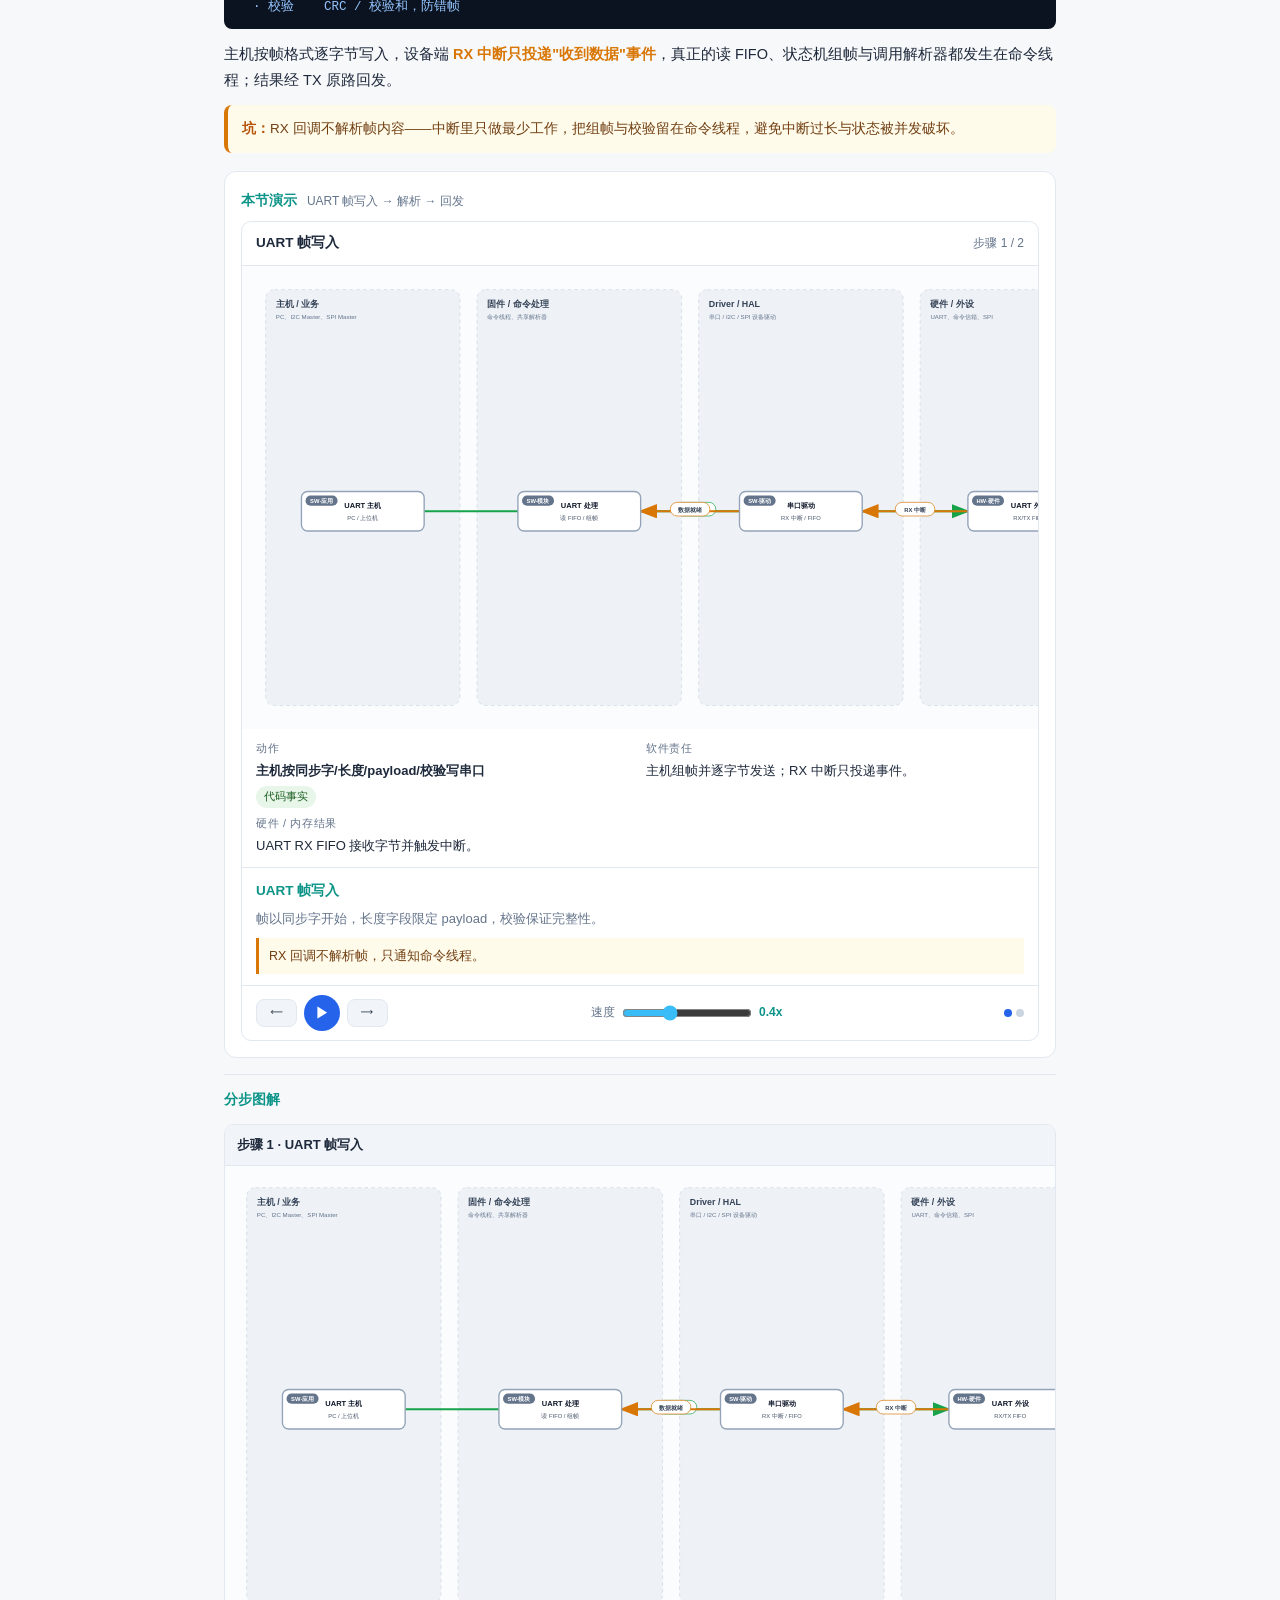
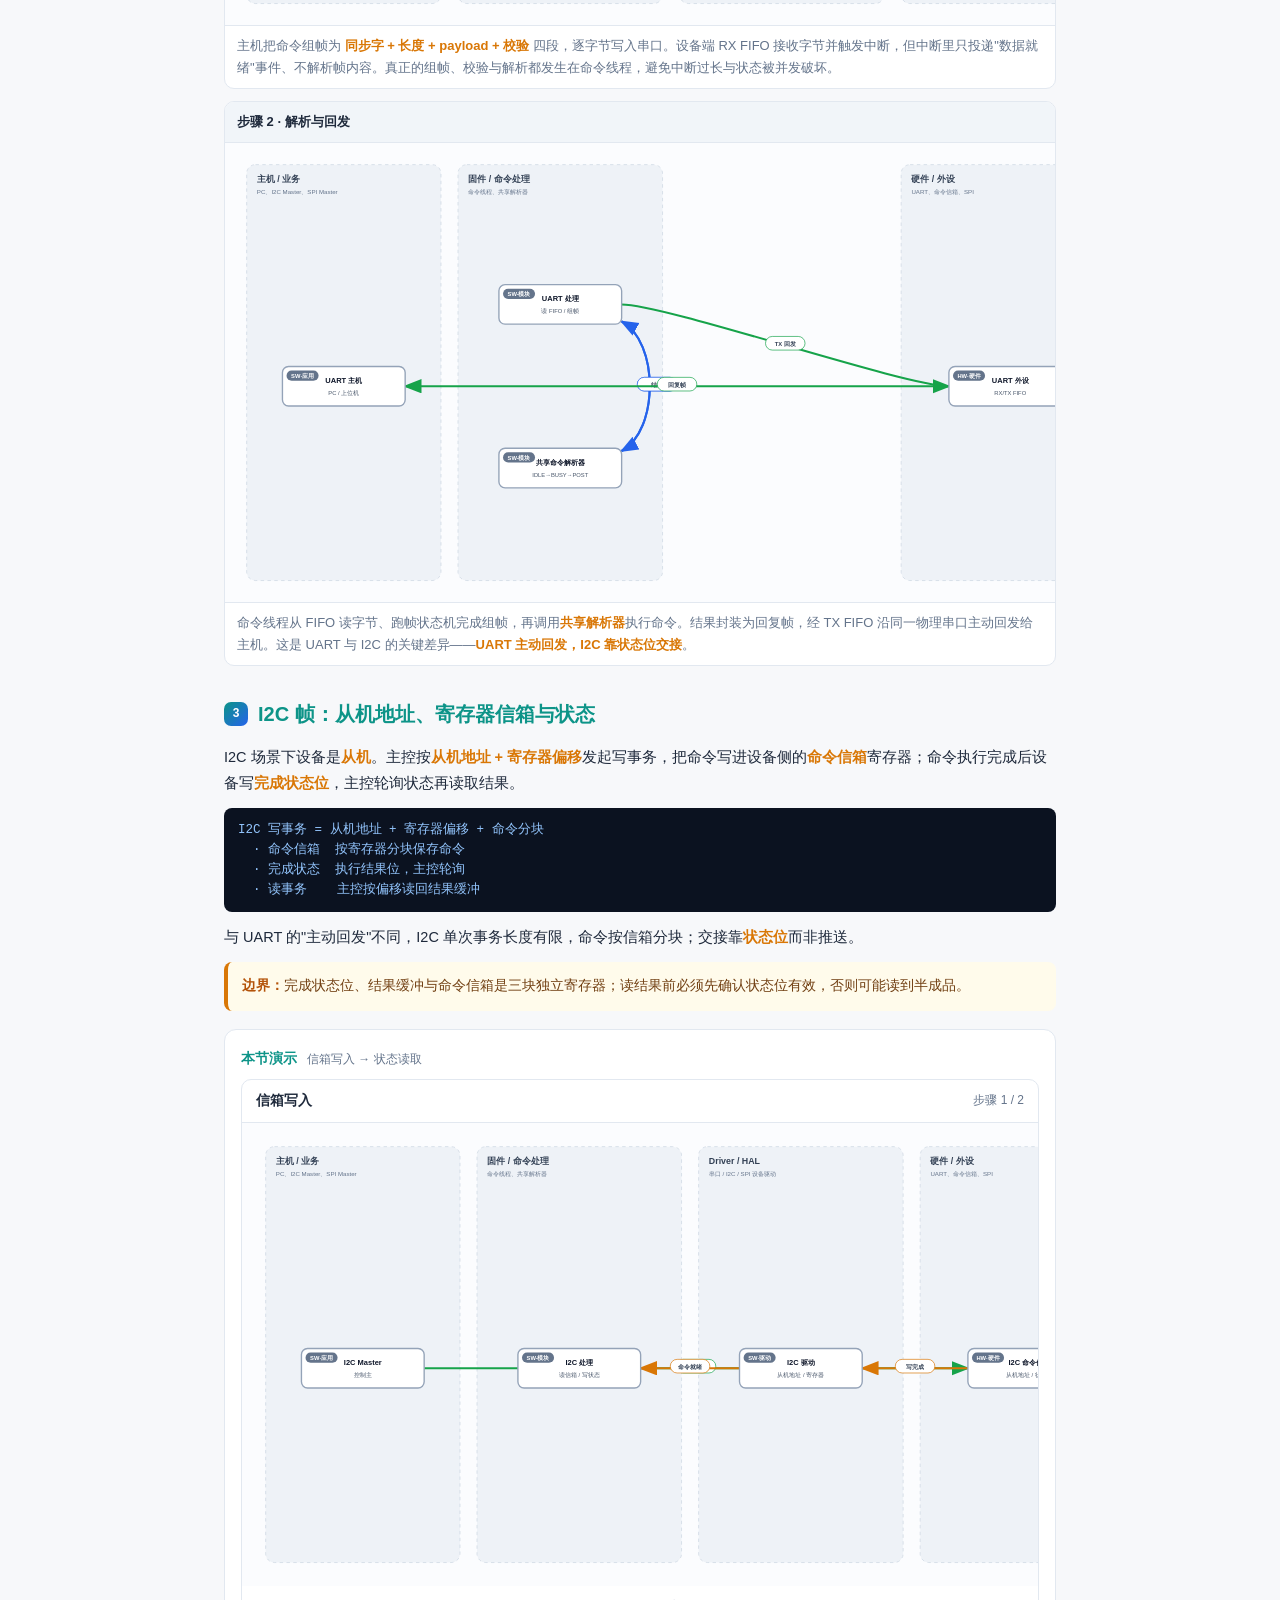
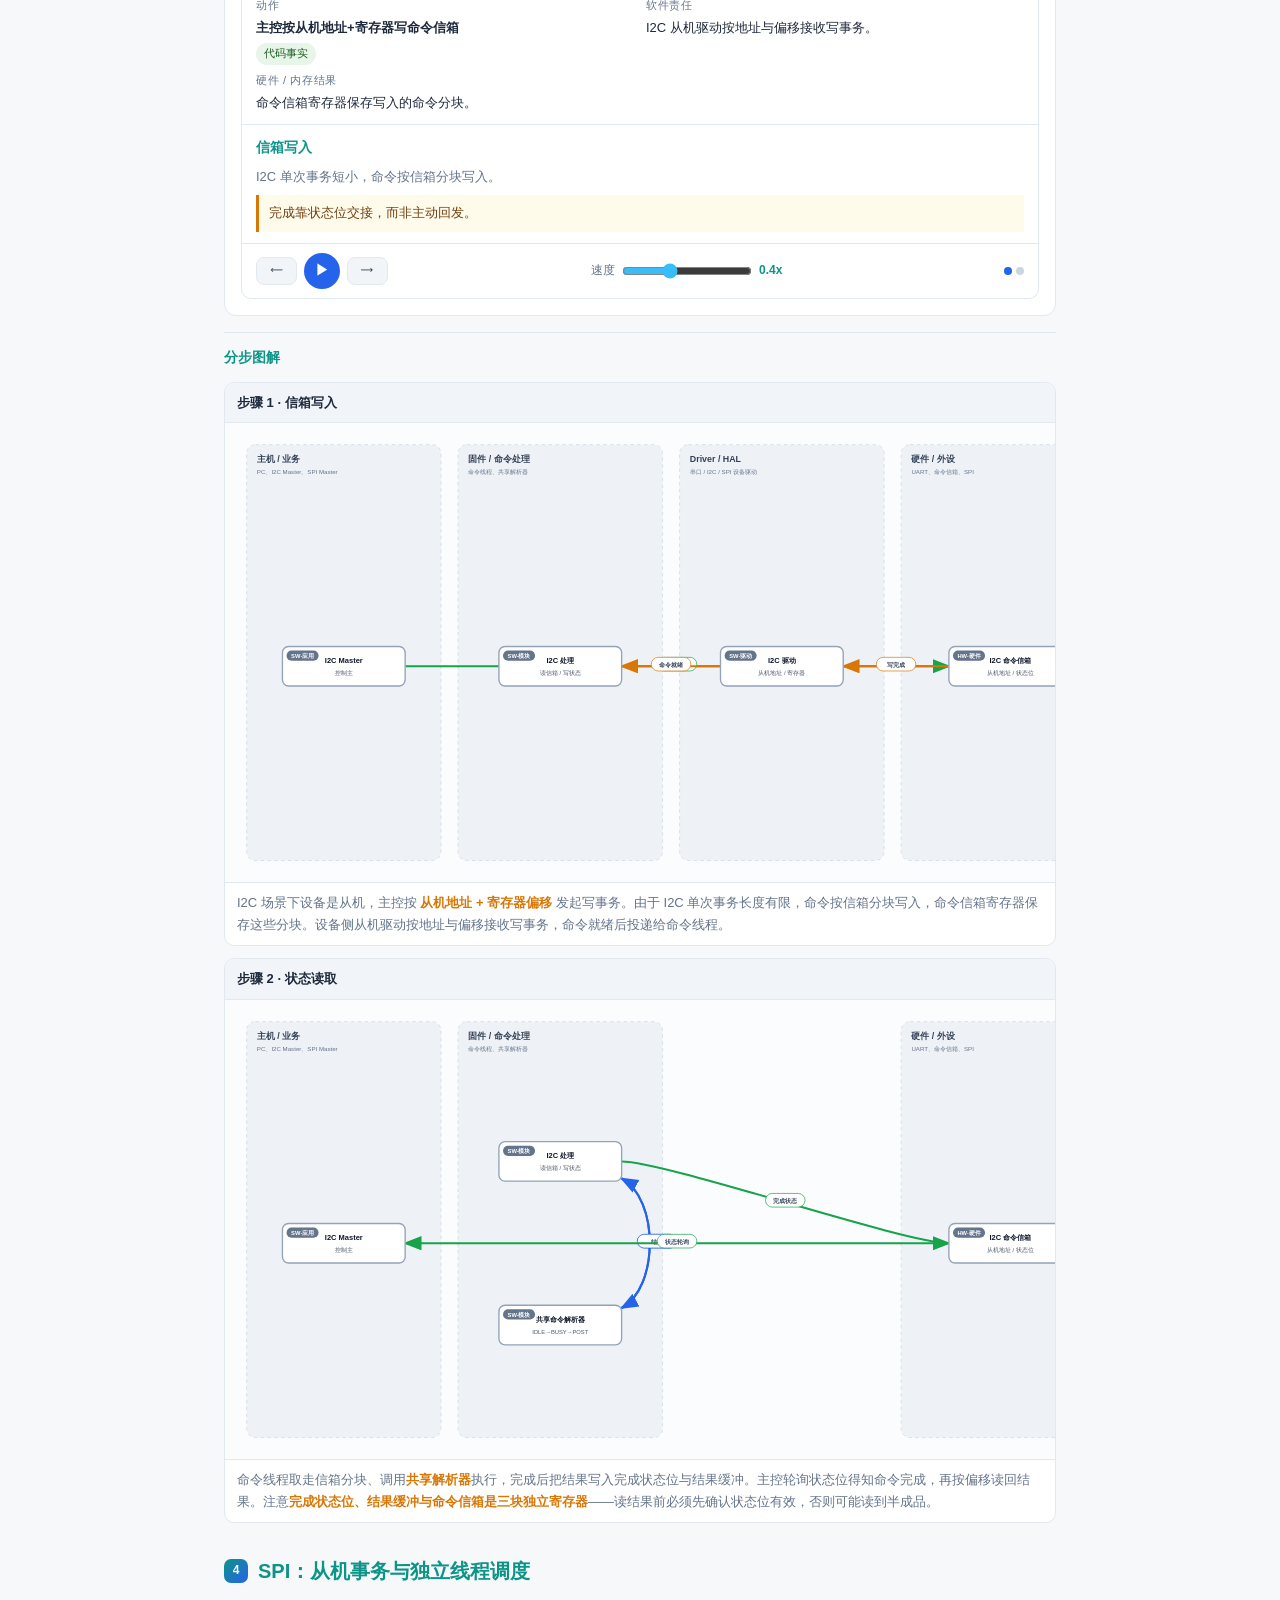
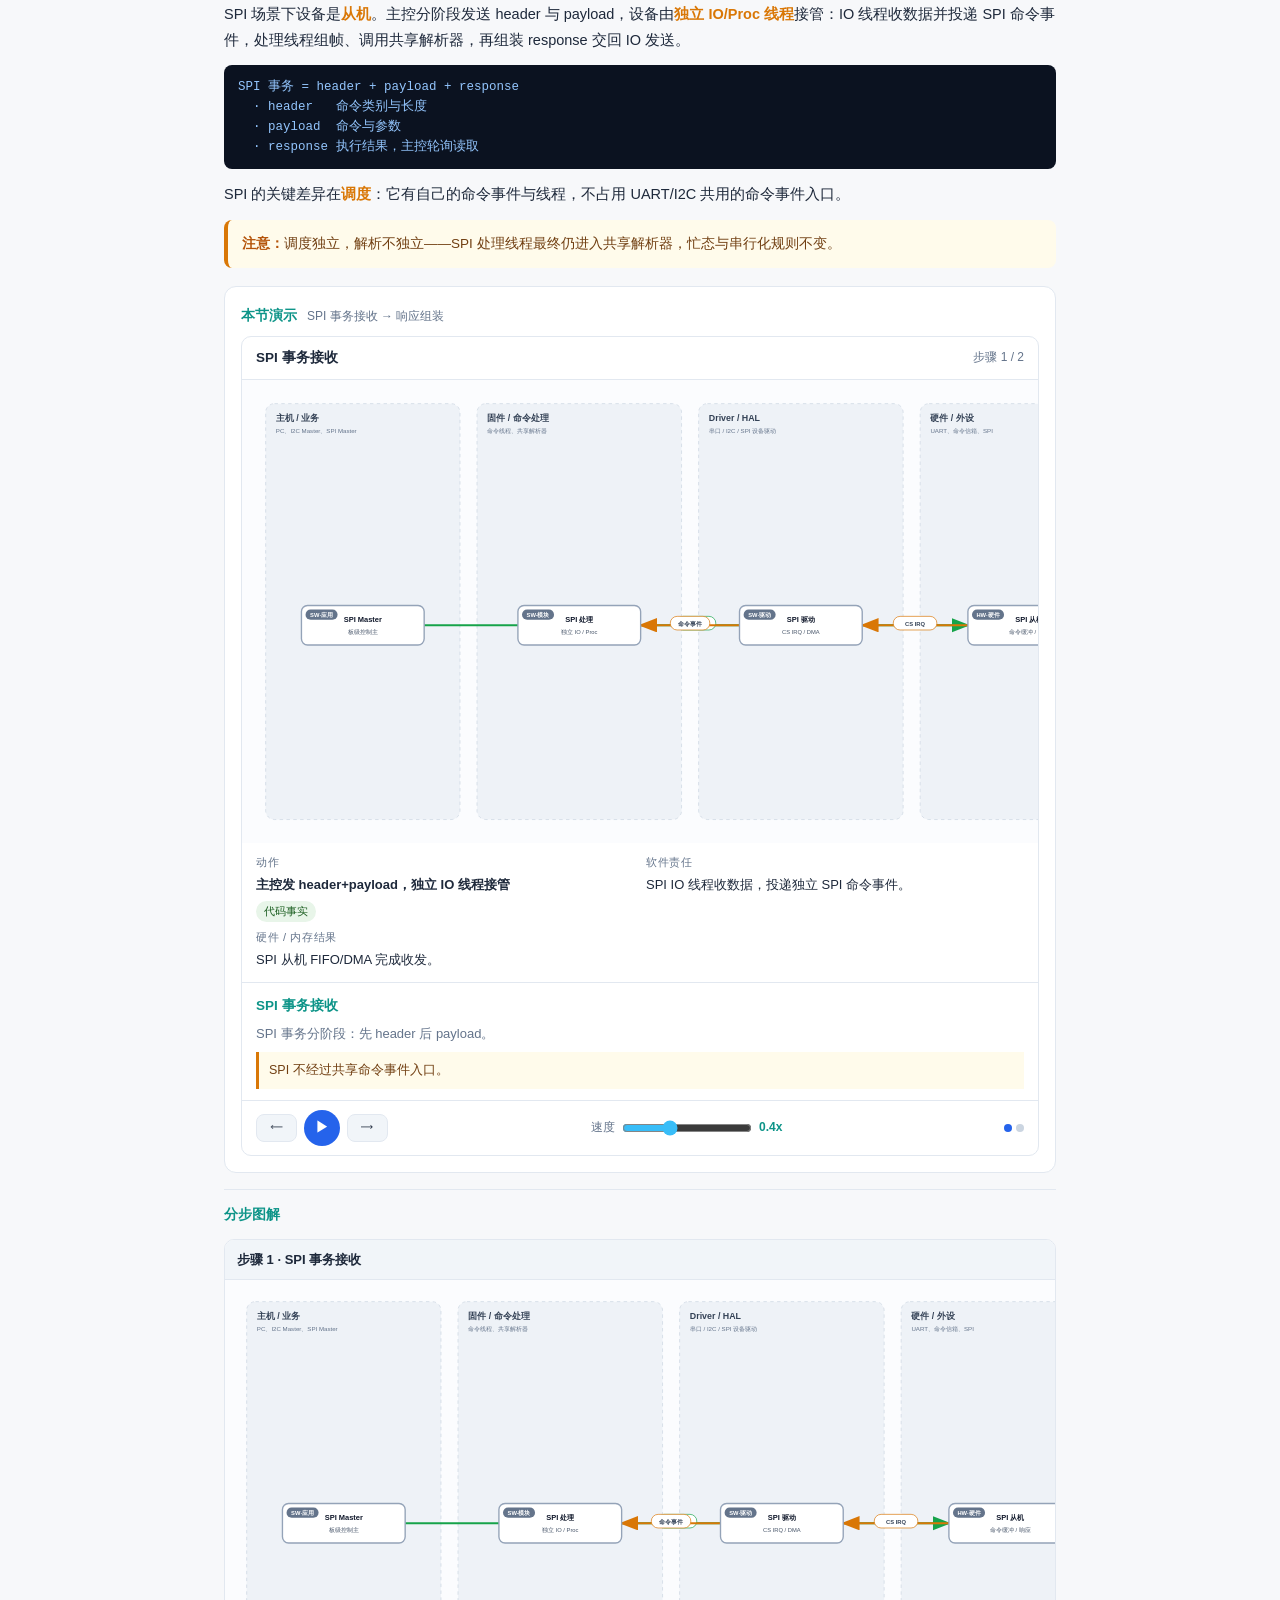
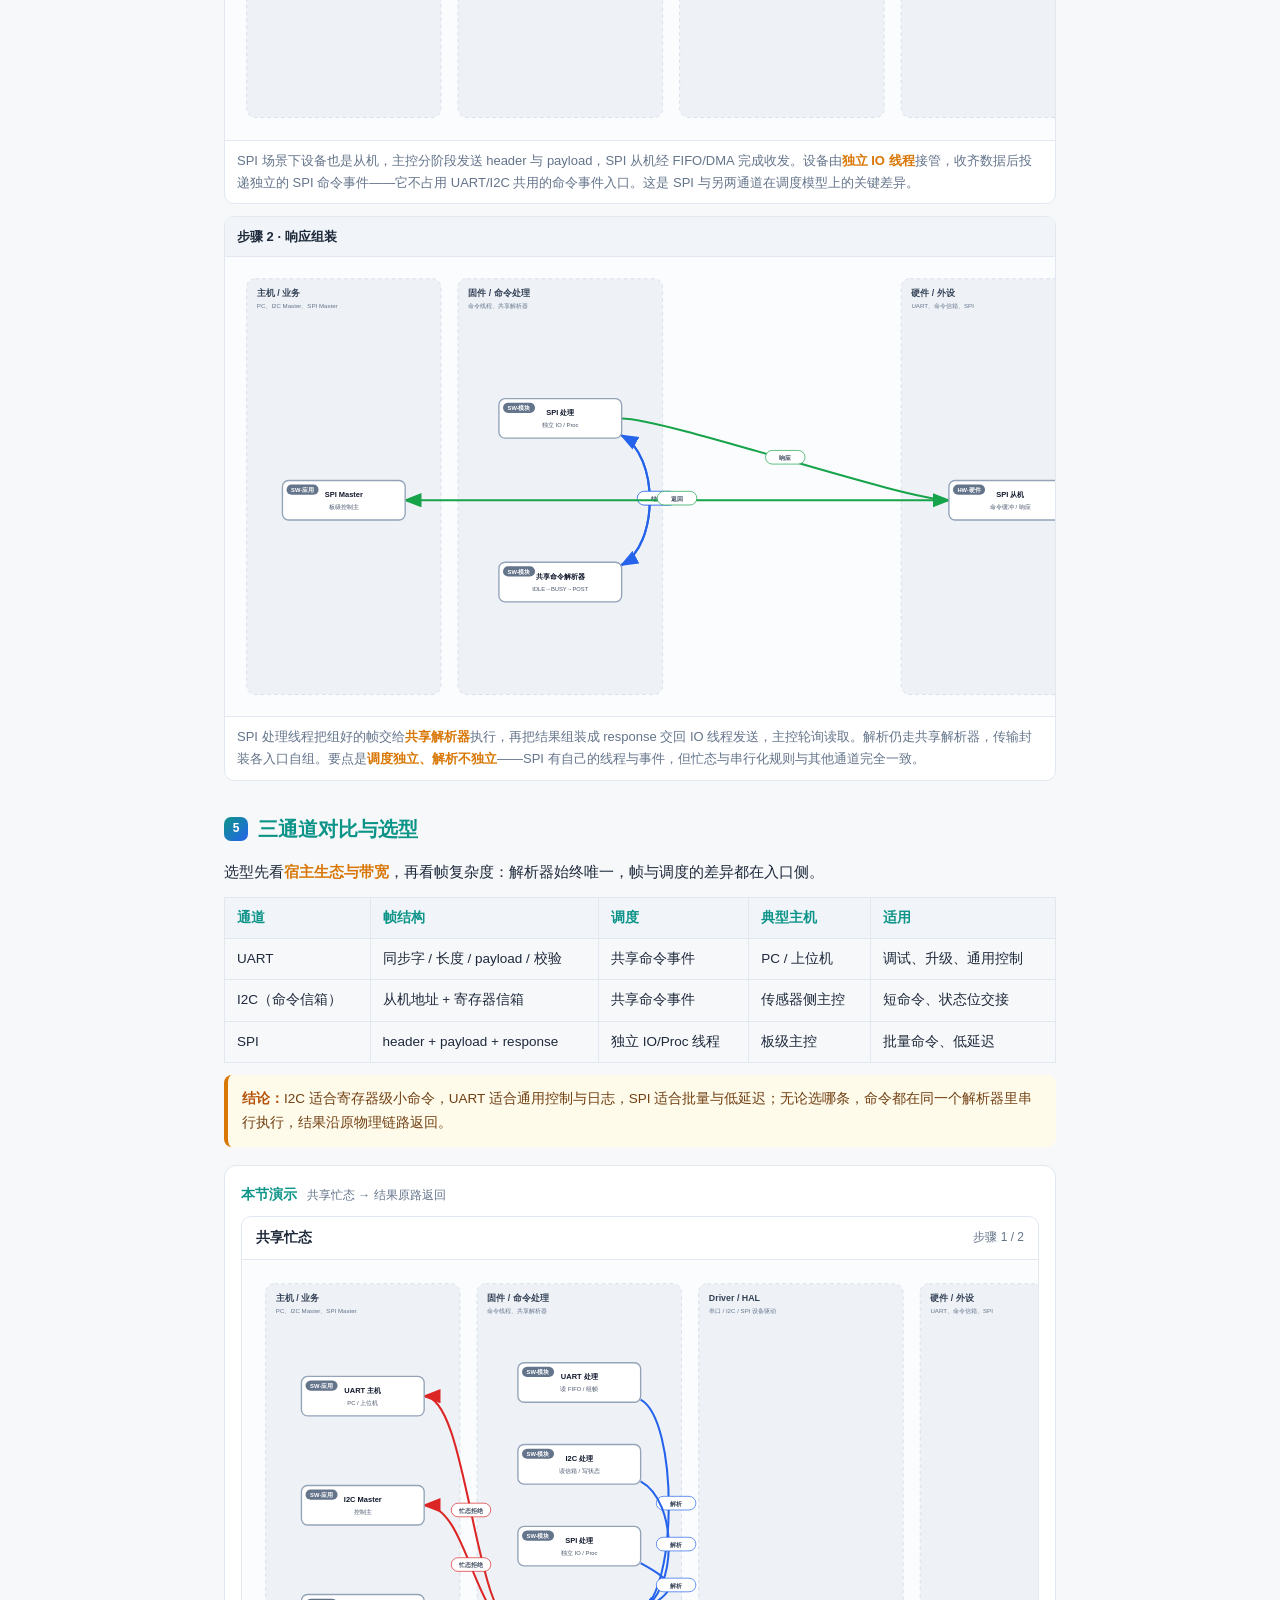
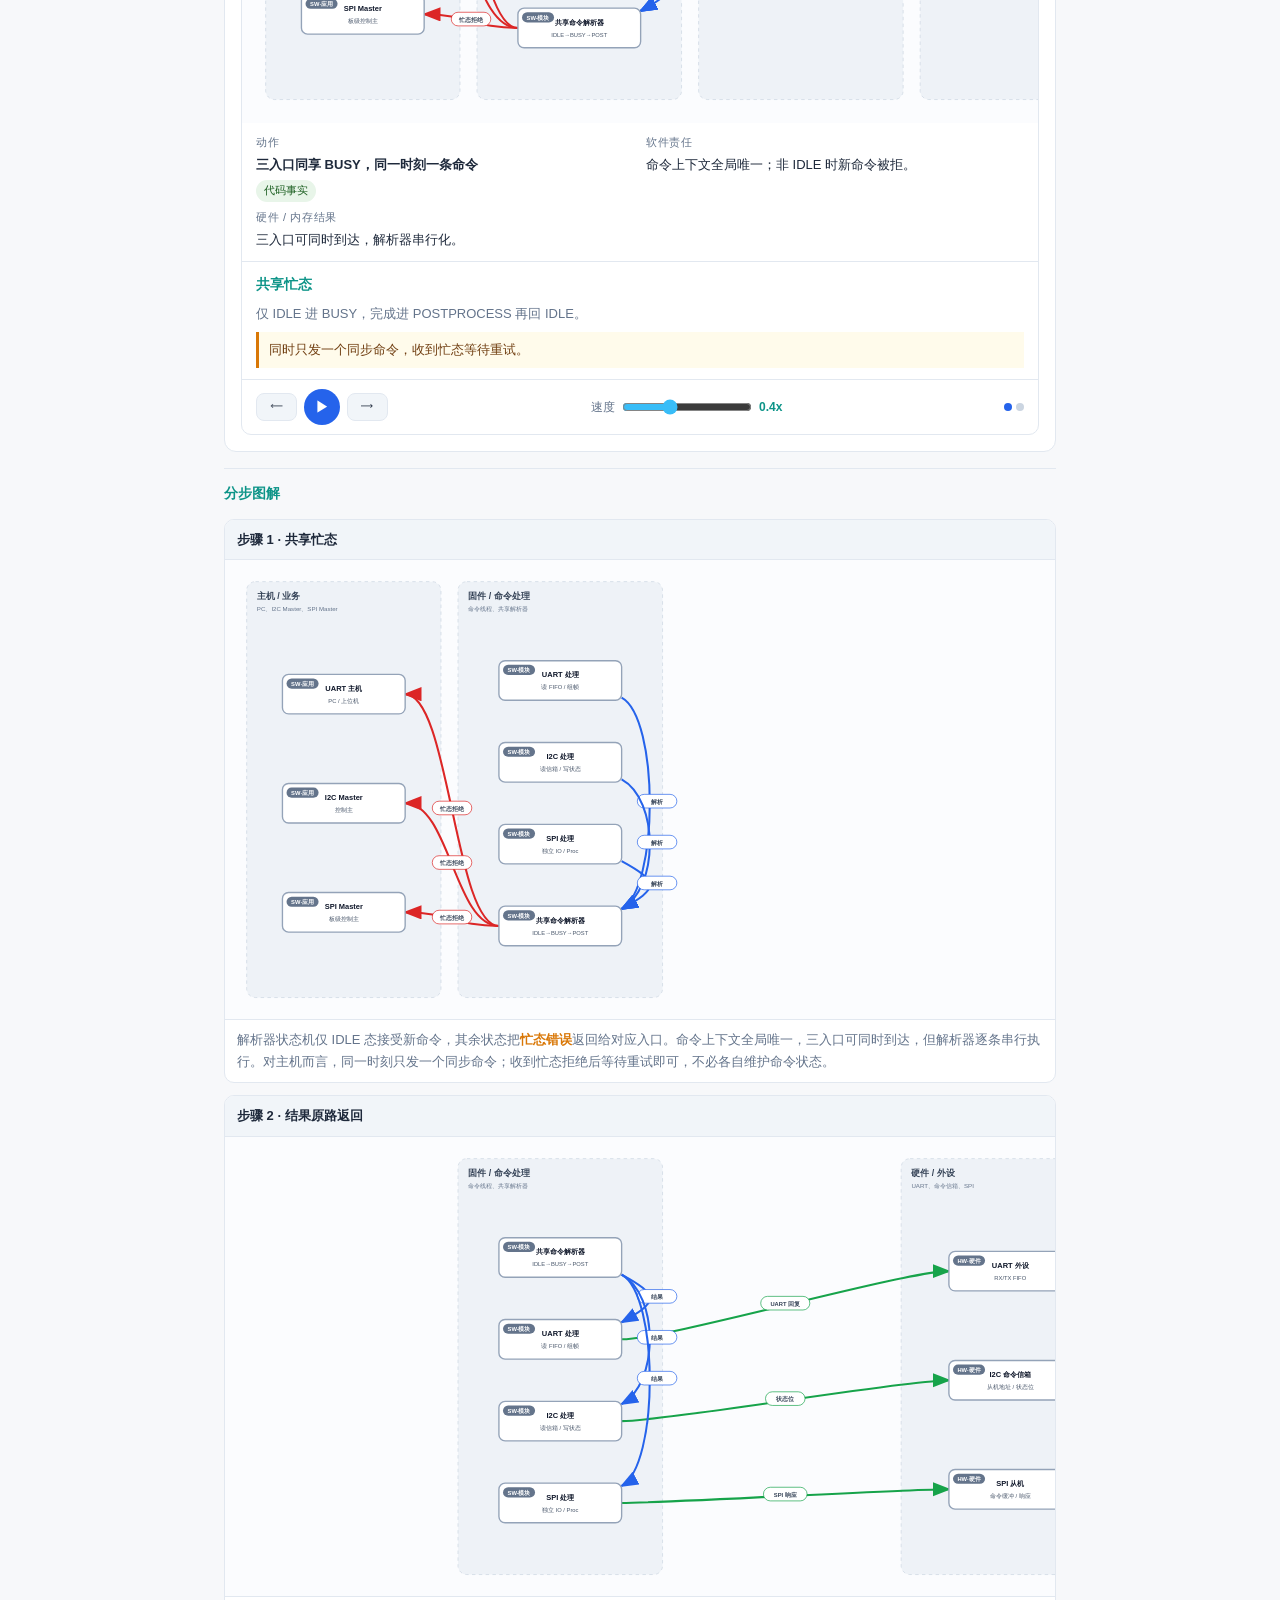
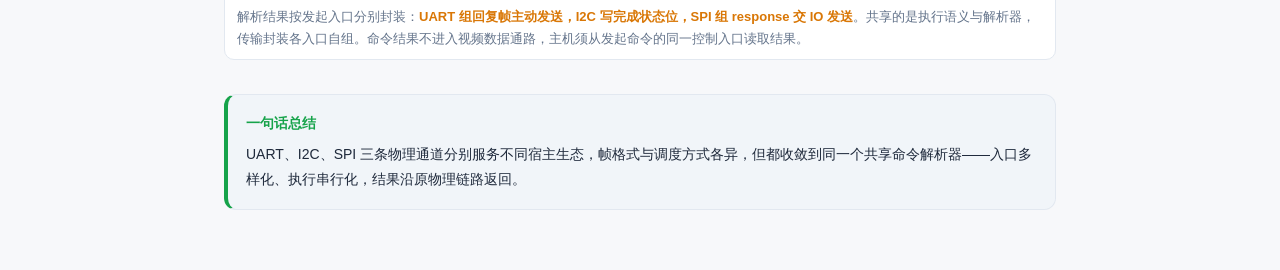
<file: static/demos/vdcmd-serial-cci-demo.html>
<!doctype html>
<html lang="zh-CN">
<head>
<meta charset="utf-8">
<meta name="viewport" content="width=device-width,initial-scale=1">
<title>命令传输的多物理通道：UART 与 I2C 如何承载同一套命令</title>
<style>
:root{
  --bg:#f7f8fa; --panel:#ffffff; --panel2:#f1f5f9; --line:#e2e8f0;
  --text:#1e293b; --muted:#64748b; --blue:#2563eb; --teal:#0d9488;
  --green:#16a34a; --gold:#d97706; --orange:#ea580c; --purple:#7c3aed; --red:#dc2626;
  --command:#2563eb; --data:#16a34a; --event:#d97706; --error:#dc2626;
}
*{box-sizing:border-box;margin:0;padding:0}
body{background:var(--bg);color:var(--text);font-family:"PingFang SC","Microsoft YaHei","Noto Sans CJK SC",sans-serif;line-height:1.8;padding:0}
.page{max-width:880px;margin:0 auto;padding:40px 24px 60px}
header{border-bottom:1px solid var(--line);padding-bottom:22px;margin-bottom:24px}
h1{font-size:27px;line-height:1.35;margin-bottom:12px;color:#0f172a}
.lead{color:var(--muted);font-size:15px;line-height:1.8}
.lead b{color:var(--teal)}
.learn{margin-top:14px;padding:14px 16px;background:var(--panel2);border:1px solid var(--line);border-radius:12px;font-size:13.5px}
.learn b{color:var(--gold);display:block;margin-bottom:6px}
.learn ol{margin-left:20px;color:var(--text)}
.learn li{margin-bottom:4px}
.toc{display:flex;flex-wrap:wrap;gap:8px;margin:0 0 28px}
.toc a{color:var(--muted);text-decoration:none;border:1px solid var(--line);padding:4px 12px;border-radius:99px;font-size:12px;background:var(--panel)}
.toc a:hover{color:var(--teal);border-color:var(--teal)}
section{margin-bottom:30px}
h2{font-size:20px;margin-bottom:12px;color:var(--teal);display:flex;align-items:center;gap:10px}
h2 .n{font-size:12px;background:linear-gradient(135deg,#0d9488,#2563eb);color:#fff;width:24px;height:24px;border-radius:7px;display:inline-flex;align-items:center;justify-content:center;flex:none}
p{color:var(--text);margin-bottom:10px;font-size:14.5px}
p b{color:var(--gold)}
p code,li code,td code{background:var(--panel2);border:1px solid var(--line);padding:1px 6px;border-radius:5px;color:#0369a1;font-size:12.5px;font-family:Consolas,monospace}
ul{color:var(--text);font-size:14px}
.keybox{margin:12px 0;padding:12px 14px;background:#fffbeb;border-left:4px solid var(--gold);border-radius:8px;font-size:13.5px;color:#713f12}
.keybox b{color:#b45309}
table{width:100%;border-collapse:collapse;margin:12px 0;font-size:13.5px}
th,td{border:1px solid var(--line);padding:8px 12px;text-align:left}
th{background:var(--panel2);color:var(--teal)}
td b{color:var(--green)}
pre{background:#0b1220;border-radius:8px;padding:12px 14px;overflow-x:auto;margin:12px 0;font-size:12.5px;line-height:1.6;color:#93c5fd;font-family:Consolas,monospace}
/* 动画组件 */
.demo{margin:18px 0 6px;padding:16px;background:var(--panel);border:1px solid var(--line);border-radius:12px}
.demo h3{color:var(--teal);font-size:14px;margin-bottom:8px}
.demo h3 small{color:var(--muted);font-weight:400;font-size:12px;margin-left:6px}
.dwrap{border:1px solid var(--line);border-radius:10px;overflow:hidden;background:var(--panel)}
.dhead{display:flex;justify-content:space-between;align-items:center;padding:9px 14px;border-bottom:1px solid var(--line)}
.dhead b{font-size:13.5px}
.dhead span{color:var(--muted);font-size:12px}
.dcanvas{overflow-x:auto;padding:10px;background:#fbfcfe}
svg{display:block;width:100%;min-width:900px;height:auto}
.detail{padding:10px 14px;display:grid;grid-template-columns:1fr 1fr;gap:6px 12px;font-size:13px}
.detail .lbl{color:var(--muted);font-size:11px;letter-spacing:.06em}
.detail b{display:block;color:var(--text)}
.detail .fact{display:inline-block;margin-top:4px;padding:1px 8px;border-radius:99px;background:#e8f5e9;color:#1b5e20;font-size:11px}
.dnarr{padding:11px 14px;border-top:1px solid var(--line)}
.dnarr h4{margin:0 0 4px;color:var(--teal);font-size:13.5px}
.dnarr p{margin:0;color:var(--muted);font-size:13px}
.dnote{margin-top:7px;padding:7px 10px;border-left:3px solid var(--gold);background:#fffbeb;color:#713f12;font-size:12.5px}
.dcontrols{display:flex;align-items:center;gap:7px;padding:9px 14px;border-top:1px solid var(--line);flex-wrap:wrap}
.dcontrols button{padding:6px 13px;border:1px solid var(--line);border-radius:8px;background:var(--panel2);color:var(--text);cursor:pointer;font-size:12.5px}
.dcontrols button.play{width:36px;height:36px;border:0;border-radius:50%;background:var(--blue);color:#fff;font-size:15px;padding:0}
.dcontrols .speed{display:flex;align-items:center;gap:7px;margin-left:auto;font-size:12px;color:var(--muted)}
.dcontrols input{width:130px;accent-color:#38bdf8}
.dcontrols .spdv{font-weight:700;color:var(--teal);min-width:42px}
.dprogress{display:flex;gap:4px;margin-left:auto}
.dprogress i{width:8px;height:8px;border-radius:50%;background:#cbd5e1}
.dprogress i.on{background:var(--blue)}
/* 分步图解 */
.stepfigs{margin-top:16px;border-top:1px solid var(--line);padding-top:12px}
.stepfigs>h4{color:var(--teal);font-size:14px;margin-bottom:10px}
.stepfig{margin:12px 0;border:1px solid var(--line);border-radius:10px;overflow:hidden;background:var(--panel)}
.fighead{padding:8px 12px;background:var(--panel2);font-size:13px;font-weight:700;color:var(--text);border-bottom:1px solid var(--line)}
.fighead small{color:var(--muted);font-weight:400;margin-left:6px}
.figcanvas{overflow-x:auto;padding:8px;background:#fbfcfe}
.stepfig svg{min-width:900px}
.figexp{padding:9px 12px;font-size:13px;color:var(--muted);line-height:1.7;border-top:1px solid var(--line)}
.figexp b{color:var(--gold)}
.summary{margin-top:34px;padding:16px 18px;background:var(--panel2);border:1px solid var(--line);border-left:4px solid var(--green);border-radius:12px}
.summary b{color:var(--green);display:block;margin-bottom:6px;font-size:14px}
.summary p{margin:0;color:var(--text);font-size:14px}
@media(max-width:650px){.page{padding:22px 14px 40px}.detail{grid-template-columns:1fr}h1{font-size:23px}}
</style>
</head>
<body>
<div class="page">

<header>
  <h1>命令传输的多物理通道：UART 与 I2C 如何承载同一套命令</h1>
  <p class="lead">同一套控制命令，既可以从<b>串口</b>进来，也可以从<b>I2C 命令信箱</b>进来，还能从<b>SPI 从机</b>进来。三条物理通道各有各的帧格式与调度方式，但最终都收敛到<b>同一个共享命令解析器</b>——理解"多通道、单解析器"这一约束，是读懂一切命令交互逻辑的前提。</p>
  <div class="learn">
    <b>你将掌握</b>
    <ol>
      <li>为什么一条命令需要多个物理入口</li>
      <li>UART 命令帧的组成与解析流程</li>
      <li>I2C 从机地址、寄存器信箱与状态位</li>
      <li>SPI 独立线程调度模型</li>
      <li>三通道对比与选型取舍</li>
    </ol>
  </div>
</header>

<nav class="toc">
  <a href="#s1">1. 为什么需要多通道</a>
  <a href="#s2">2. UART 帧</a>
  <a href="#s3">3. I2C 帧</a>
  <a href="#s4">4. SPI</a>
  <a href="#s5">5. 三通道对比与选型</a>
</nav>

<!-- ============ 1 ============ -->
<section id="s1">
  <h2><span class="n">1</span>为什么需要多通道</h2>
  <p>设备往往同时挂在多种主机生态里：<b>PC 通过串口</b>调试与升级，<b>传感器侧主控通过 I2C</b>做寄存器级控制，<b>板级主控通过 SPI</b>下发批量命令。为每类宿主提供对应的物理入口，可以解耦集成方式、隔离故障域，也允许不同板卡只启用其中部分通道。</p>
  <table>
    <tr><th>通道</th><th>典型主机</th><th>帧形态</th><th>调度模型</th></tr>
    <tr><td>UART</td><td>PC / 上位机</td><td>同步字 + 长度 + payload + 校验</td><td>共享命令事件线程</td></tr>
    <tr><td>I2C（命令信箱）</td><td>传感器侧主控</td><td>从机地址 + 寄存器信箱</td><td>共享命令事件线程</td></tr>
    <tr><td>SPI</td><td>板级主控</td><td>header + payload + response</td><td>独立 IO/Proc 线程</td></tr>
  </table>
  <div class="keybox"><b>关键约束：</b>多入口 ≠ 多命令状态机。三通道共享同一个命令解析器与唯一忙态，同一时刻只有一条命令在执行；其余请求收到忙态拒绝后等待重试。</div>
  <div class="demo" id="d1">
    <h3>本节演示 <small>三入口 → 共享解析器</small></h3>
    <div class="dwrap">
      <div class="dhead"><b id="s1t"></b><span id="s1m"></span></div>
      <div class="dcanvas"><svg id="s1g" viewBox="0 0 1320 650"></svg></div>
      <div class="detail">
        <div><div class="lbl">动作</div><b id="s1a"></b><span class="fact" id="s1l"></span></div>
        <div><div class="lbl">软件责任</div><span id="s1sw"></span></div>
        <div><div class="lbl">硬件 / 内存结果</div><span id="s1hw"></span></div>
      </div>
      <div class="dnarr"><h4 id="s1d"></h4><p id="s1p"></p><div class="dnote" id="s1n"></div></div>
      <div class="dcontrols">
        <button id="s1prev">⟵</button><button class="play" id="s1play">▶</button><button id="s1next">⟶</button>
        <span class="speed">速度<input type="range" id="s1spd" min="8" max="100" value="40"><span class="spdv" id="s1v">0.4x</span></span>
        <div class="dprogress" id="s1pbar"></div>
      </div>
    </div>
  </div>

  <div class="stepfigs">
    <h4>分步图解</h4>
    <div class="stepfig">
      <div class="fighead">步骤 1 · 三个物理入口</div>
      <div class="figcanvas"><svg id="sfs1_0g" viewBox="0 0 1320 650"></svg></div>
      <div class="figexp">PC 走串口、传感器侧主控走 I2C、板级主控走 SPI，<b>三条物理通道对应三类宿主生态</b>。各入口由独立回调或线程承载、职责分离，三路外设各自独立、可同时到达。入口侧各自接收自己的帧形态，但通道不同并不产生三套命令状态机——它们最终都汇入同一个解析器。</div>
    </div>
    <div class="stepfig">
      <div class="fighead">步骤 2 · 共享命令解析器</div>
      <div class="figcanvas"><svg id="sfs1_1g" viewBox="0 0 1320 650"></svg></div>
      <div class="figexp">三个入口把解析请求投给<b>全局唯一的命令解析器</b>，共享 IDLE→BUSY→POSTPROCESS→IDLE 状态机。命令上下文全局唯一，同一时刻只执行一条命令，其余请求收到忙态拒绝后等待重试。入口可以多、执行必须串行——这是"多通道、单解析器"约束的核心，也是避免并发竞态的关键。</div>
    </div>
  </div>
</section>

<!-- ============ 2 ============ -->
<section id="s2">
  <h2><span class="n">2</span>UART 帧：同步字、长度、payload 与校验</h2>
  <p>UART 命令帧用<b>同步字 + 长度 + payload + 校验</b>四段组织：同步字标记帧起点并帮助检测半包，长度字段界定 payload 边界，payload 承载命令 ID 与参数，校验字段保证帧的完整性。</p>
  <pre>
帧 = 同步字 + 长度 + payload + 校验
  · 同步字  识别帧起点，发现半包 / 错位
  · 长度    界定 payload 边界
  · payload 命令 ID 与参数字节
  · 校验    CRC / 校验和，防错帧</pre>
  <p>主机按帧格式逐字节写入，设备端 <b>RX 中断只投递"收到数据"事件</b>，真正的读 FIFO、状态机组帧与调用解析器都发生在命令线程；结果经 TX 原路回发。</p>
  <div class="keybox"><b>坑：</b>RX 回调不解析帧内容——中断里只做最少工作，把组帧与校验留在命令线程，避免中断过长与状态被并发破坏。</div>
  <div class="demo" id="d2">
    <h3>本节演示 <small>UART 帧写入 → 解析 → 回发</small></h3>
    <div class="dwrap">
      <div class="dhead"><b id="s2t"></b><span id="s2m"></span></div>
      <div class="dcanvas"><svg id="s2g" viewBox="0 0 1320 650"></svg></div>
      <div class="detail">
        <div><div class="lbl">动作</div><b id="s2a"></b><span class="fact" id="s2l"></span></div>
        <div><div class="lbl">软件责任</div><span id="s2sw"></span></div>
        <div><div class="lbl">硬件 / 内存结果</div><span id="s2hw"></span></div>
      </div>
      <div class="dnarr"><h4 id="s2d"></h4><p id="s2p"></p><div class="dnote" id="s2n"></div></div>
      <div class="dcontrols">
        <button id="s2prev">⟵</button><button class="play" id="s2play">▶</button><button id="s2next">⟶</button>
        <span class="speed">速度<input type="range" id="s2spd" min="8" max="100" value="40"><span class="spdv" id="s2v">0.4x</span></span>
        <div class="dprogress" id="s2pbar"></div>
      </div>
    </div>
  </div>

  <div class="stepfigs">
    <h4>分步图解</h4>
    <div class="stepfig">
      <div class="fighead">步骤 1 · UART 帧写入</div>
      <div class="figcanvas"><svg id="sfs2_0g" viewBox="0 0 1320 650"></svg></div>
      <div class="figexp">主机把命令组帧为 <b>同步字 + 长度 + payload + 校验</b> 四段，逐字节写入串口。设备端 RX FIFO 接收字节并触发中断，但中断里只投递"数据就绪"事件、不解析帧内容。真正的组帧、校验与解析都发生在命令线程，避免中断过长与状态被并发破坏。</div>
    </div>
    <div class="stepfig">
      <div class="fighead">步骤 2 · 解析与回发</div>
      <div class="figcanvas"><svg id="sfs2_1g" viewBox="0 0 1320 650"></svg></div>
      <div class="figexp">命令线程从 FIFO 读字节、跑帧状态机完成组帧，再调用<b>共享解析器</b>执行命令。结果封装为回复帧，经 TX FIFO 沿同一物理串口主动回发给主机。这是 UART 与 I2C 的关键差异——<b>UART 主动回发，I2C 靠状态位交接</b>。</div>
    </div>
  </div>
</section>

<!-- ============ 3 ============ -->
<section id="s3">
  <h2><span class="n">3</span>I2C 帧：从机地址、寄存器信箱与状态</h2>
  <p>I2C 场景下设备是<b>从机</b>。主控按<b>从机地址 + 寄存器偏移</b>发起写事务，把命令写进设备侧的<b>命令信箱</b>寄存器；命令执行完成后设备写<b>完成状态位</b>，主控轮询状态再读取结果。</p>
  <pre>
I2C 写事务 = 从机地址 + 寄存器偏移 + 命令分块
  · 命令信箱  按寄存器分块保存命令
  · 完成状态  执行结果位，主控轮询
  · 读事务    主控按偏移读回结果缓冲</pre>
  <p>与 UART 的"主动回发"不同，I2C 单次事务长度有限，命令按信箱分块；交接靠<b>状态位</b>而非推送。</p>
  <div class="keybox"><b>边界：</b>完成状态位、结果缓冲与命令信箱是三块独立寄存器；读结果前必须先确认状态位有效，否则可能读到半成品。</div>
  <div class="demo" id="d3">
    <h3>本节演示 <small>信箱写入 → 状态读取</small></h3>
    <div class="dwrap">
      <div class="dhead"><b id="s3t"></b><span id="s3m"></span></div>
      <div class="dcanvas"><svg id="s3g" viewBox="0 0 1320 650"></svg></div>
      <div class="detail">
        <div><div class="lbl">动作</div><b id="s3a"></b><span class="fact" id="s3l"></span></div>
        <div><div class="lbl">软件责任</div><span id="s3sw"></span></div>
        <div><div class="lbl">硬件 / 内存结果</div><span id="s3hw"></span></div>
      </div>
      <div class="dnarr"><h4 id="s3d"></h4><p id="s3p"></p><div class="dnote" id="s3n"></div></div>
      <div class="dcontrols">
        <button id="s3prev">⟵</button><button class="play" id="s3play">▶</button><button id="s3next">⟶</button>
        <span class="speed">速度<input type="range" id="s3spd" min="8" max="100" value="40"><span class="spdv" id="s3v">0.4x</span></span>
        <div class="dprogress" id="s3pbar"></div>
      </div>
    </div>
  </div>

  <div class="stepfigs">
    <h4>分步图解</h4>
    <div class="stepfig">
      <div class="fighead">步骤 1 · 信箱写入</div>
      <div class="figcanvas"><svg id="sfs3_0g" viewBox="0 0 1320 650"></svg></div>
      <div class="figexp">I2C 场景下设备是从机，主控按 <b>从机地址 + 寄存器偏移</b> 发起写事务。由于 I2C 单次事务长度有限，命令按信箱分块写入，命令信箱寄存器保存这些分块。设备侧从机驱动按地址与偏移接收写事务，命令就绪后投递给命令线程。</div>
    </div>
    <div class="stepfig">
      <div class="fighead">步骤 2 · 状态读取</div>
      <div class="figcanvas"><svg id="sfs3_1g" viewBox="0 0 1320 650"></svg></div>
      <div class="figexp">命令线程取走信箱分块、调用<b>共享解析器</b>执行，完成后把结果写入完成状态位与结果缓冲。主控轮询状态位得知命令完成，再按偏移读回结果。注意<b>完成状态位、结果缓冲与命令信箱是三块独立寄存器</b>——读结果前必须先确认状态位有效，否则可能读到半成品。</div>
    </div>
  </div>
</section>

<!-- ============ 4 ============ -->
<section id="s4">
  <h2><span class="n">4</span>SPI：从机事务与独立线程调度</h2>
  <p>SPI 场景下设备是<b>从机</b>。主控分阶段发送 header 与 payload，设备由<b>独立 IO/Proc 线程</b>接管：IO 线程收数据并投递 SPI 命令事件，处理线程组帧、调用共享解析器，再组装 response 交回 IO 发送。</p>
  <pre>
SPI 事务 = header + payload + response
  · header   命令类别与长度
  · payload  命令与参数
  · response 执行结果，主控轮询读取</pre>
  <p>SPI 的关键差异在<b>调度</b>：它有自己的命令事件与线程，不占用 UART/I2C 共用的命令事件入口。</p>
  <div class="keybox"><b>注意：</b>调度独立，解析不独立——SPI 处理线程最终仍进入共享解析器，忙态与串行化规则不变。</div>
  <div class="demo" id="d4">
    <h3>本节演示 <small>SPI 事务接收 → 响应组装</small></h3>
    <div class="dwrap">
      <div class="dhead"><b id="s4t"></b><span id="s4m"></span></div>
      <div class="dcanvas"><svg id="s4g" viewBox="0 0 1320 650"></svg></div>
      <div class="detail">
        <div><div class="lbl">动作</div><b id="s4a"></b><span class="fact" id="s4l"></span></div>
        <div><div class="lbl">软件责任</div><span id="s4sw"></span></div>
        <div><div class="lbl">硬件 / 内存结果</div><span id="s4hw"></span></div>
      </div>
      <div class="dnarr"><h4 id="s4d"></h4><p id="s4p"></p><div class="dnote" id="s4n"></div></div>
      <div class="dcontrols">
        <button id="s4prev">⟵</button><button class="play" id="s4play">▶</button><button id="s4next">⟶</button>
        <span class="speed">速度<input type="range" id="s4spd" min="8" max="100" value="40"><span class="spdv" id="s4v">0.4x</span></span>
        <div class="dprogress" id="s4pbar"></div>
      </div>
    </div>
  </div>

  <div class="stepfigs">
    <h4>分步图解</h4>
    <div class="stepfig">
      <div class="fighead">步骤 1 · SPI 事务接收</div>
      <div class="figcanvas"><svg id="sfs4_0g" viewBox="0 0 1320 650"></svg></div>
      <div class="figexp">SPI 场景下设备也是从机，主控分阶段发送 header 与 payload，SPI 从机经 FIFO/DMA 完成收发。设备由<b>独立 IO 线程</b>接管，收齐数据后投递独立的 SPI 命令事件——它不占用 UART/I2C 共用的命令事件入口。这是 SPI 与另两通道在调度模型上的关键差异。</div>
    </div>
    <div class="stepfig">
      <div class="fighead">步骤 2 · 响应组装</div>
      <div class="figcanvas"><svg id="sfs4_1g" viewBox="0 0 1320 650"></svg></div>
      <div class="figexp">SPI 处理线程把组好的帧交给<b>共享解析器</b>执行，再把结果组装成 response 交回 IO 线程发送，主控轮询读取。解析仍走共享解析器，传输封装各入口自组。要点是<b>调度独立、解析不独立</b>——SPI 有自己的线程与事件，但忙态与串行化规则与其他通道完全一致。</div>
    </div>
  </div>
</section>

<!-- ============ 5 ============ -->
<section id="s5">
  <h2><span class="n">5</span>三通道对比与选型</h2>
  <p>选型先看<b>宿主生态与带宽</b>，再看帧复杂度：解析器始终唯一，帧与调度的差异都在入口侧。</p>
  <table>
    <tr><th>通道</th><th>帧结构</th><th>调度</th><th>典型主机</th><th>适用</th></tr>
    <tr><td>UART</td><td>同步字 / 长度 / payload / 校验</td><td>共享命令事件</td><td>PC / 上位机</td><td>调试、升级、通用控制</td></tr>
    <tr><td>I2C（命令信箱）</td><td>从机地址 + 寄存器信箱</td><td>共享命令事件</td><td>传感器侧主控</td><td>短命令、状态位交接</td></tr>
    <tr><td>SPI</td><td>header + payload + response</td><td>独立 IO/Proc 线程</td><td>板级主控</td><td>批量命令、低延迟</td></tr>
  </table>
  <div class="keybox"><b>结论：</b>I2C 适合寄存器级小命令，UART 适合通用控制与日志，SPI 适合批量与低延迟；无论选哪条，命令都在同一个解析器里串行执行，结果沿原物理链路返回。</div>
  <div class="demo" id="d5">
    <h3>本节演示 <small>共享忙态 → 结果原路返回</small></h3>
    <div class="dwrap">
      <div class="dhead"><b id="s5t"></b><span id="s5m"></span></div>
      <div class="dcanvas"><svg id="s5g" viewBox="0 0 1320 650"></svg></div>
      <div class="detail">
        <div><div class="lbl">动作</div><b id="s5a"></b><span class="fact" id="s5l"></span></div>
        <div><div class="lbl">软件责任</div><span id="s5sw"></span></div>
        <div><div class="lbl">硬件 / 内存结果</div><span id="s5hw"></span></div>
      </div>
      <div class="dnarr"><h4 id="s5d"></h4><p id="s5p"></p><div class="dnote" id="s5n"></div></div>
      <div class="dcontrols">
        <button id="s5prev">⟵</button><button class="play" id="s5play">▶</button><button id="s5next">⟶</button>
        <span class="speed">速度<input type="range" id="s5spd" min="8" max="100" value="40"><span class="spdv" id="s5v">0.4x</span></span>
        <div class="dprogress" id="s5pbar"></div>
      </div>
    </div>
  </div>

  <div class="stepfigs">
    <h4>分步图解</h4>
    <div class="stepfig">
      <div class="fighead">步骤 1 · 共享忙态</div>
      <div class="figcanvas"><svg id="sfs5_0g" viewBox="0 0 1320 650"></svg></div>
      <div class="figexp">解析器状态机仅 IDLE 态接受新命令，其余状态把<b>忙态错误</b>返回给对应入口。命令上下文全局唯一，三入口可同时到达，但解析器逐条串行执行。对主机而言，同一时刻只发一个同步命令；收到忙态拒绝后等待重试即可，不必各自维护命令状态。</div>
    </div>
    <div class="stepfig">
      <div class="fighead">步骤 2 · 结果原路返回</div>
      <div class="figcanvas"><svg id="sfs5_1g" viewBox="0 0 1320 650"></svg></div>
      <div class="figexp">解析结果按发起入口分别封装：<b>UART 组回复帧主动发送，I2C 写完成状态位，SPI 组 response 交 IO 发送</b>。共享的是执行语义与解析器，传输封装各入口自组。命令结果不进入视频数据通路，主机须从发起命令的同一控制入口读取结果。</div>
    </div>
  </div>
</section>

<div class="summary"><b>一句话总结</b><p>UART、I2C、SPI 三条物理通道分别服务不同宿主生态，帧格式与调度方式各异，但都收敛到同一个共享命令解析器——入口多样化、执行串行化，结果沿原物理链路返回。</p></div>

</div>

<script>
"use strict";
const lanes={external:{title:'主机 / 业务',sub:'PC、I2C Master、SPI Master',x:20,w:285},app:{title:'固件 / 命令处理',sub:'命令线程、共享解析器',x:330,w:300},driver:{title:'Driver / HAL',sub:'串口 / I2C / SPI 设备驱动',x:655,w:300},hardware:{title:'硬件 / 外设',sub:'UART、命令信箱、SPI',x:980,w:320}};
const nodes={uarthost:['UART 主机','PC / 上位机','external'],i2chost:['I2C Master','控制主','external'],spihost:['SPI Master','板级控制主','external'],uartproc:['UART 处理','读 FIFO / 组帧','app'],i2cproc:['I2C 处理','读信箱 / 写状态','app'],spiproc:['SPI 处理','独立 IO / Proc','app'],parser:['共享命令解析器','IDLE→BUSY→POST','app'],uartdrv:['串口驱动','RX 中断 / FIFO','driver'],i2cdrv:['I2C 驱动','从机地址 / 寄存器','driver'],spidrv:['SPI 驱动','CS IRQ / DMA','driver'],uart:['UART 外设','RX/TX FIFO','hardware'],mailbox:['I2C 命令信箱','从机地址 / 状态位','hardware'],spi:['SPI 从机','命令缓冲 / 响应','hardware']};
const laneOrder=['external','app','driver','hardware'];
function layout(item){const group={external:[],app:[],driver:[],hardware:[]},out={};item.nodes.forEach(id=>group[nodes[id][2]].push(id));laneOrder.forEach(k=>{const lane=lanes[k],arr=group[k],gap=480/Math.max(arr.length,1);arr.forEach((id,i)=>out[id]={x:lane.x+lane.w/2,y:105+gap*(i+.5)});});return out}
function geom(a,b,pos){const p=pos[a],q=pos[b],same=nodes[a][2]===nodes[b][2];if(same){const d=q.y>=p.y?1:-1;return{d:`M${p.x+90} ${p.y+25*d} C${p.x+145} ${p.y+55*d},${q.x+145} ${q.y-55*d},${q.x+90} ${q.y-25*d}`,x:p.x+142,y:(p.y+q.y)/2}}const d=q.x>p.x?1:-1;return{d:`M${p.x+90*d} ${p.y} C${p.x+155*d} ${p.y},${q.x-155*d} ${q.y},${q.x-90*d} ${q.y}`,x:(p.x+q.x)/2,y:(p.y+q.y)/2}}
function draw(svgEl,item,pfx,focus){pfx=pfx||'';const pos=layout(item);let s='<defs>'+['command','data','event','error'].map(k=>`<marker id="${pfx}m${k}" markerWidth="9" markerHeight="9" refX="8" refY="3.5" orient="auto"><path d="M0 0L9 3.5L0 7Z" fill="var(--${k})"/></marker>`).join('')+'</defs>';const act={};item.nodes.forEach(function(id){act[nodes[id][2]]=1});laneOrder.forEach(k=>{if(focus&&!act[k])return;const l=lanes[k];s+=`<rect x="${l.x}" y="20" width="${l.w}" height="610" rx="13" style="stroke:#cbd5e1;stroke-dasharray:5 5;fill:#eef2f7"/><text x="${l.x+15}" y="46" style="fill:#334155;font-size:13px;font-weight:800">${l.title}</text><text x="${l.x+15}" y="63" style="fill:#64748b;font-size:9px">${l.sub}</text>`});item.edges.forEach(([a,b,k,t])=>{const g=geom(a,b,pos),w=Math.max(58,t.length*8+16);s+=`<path d="${g.d}" marker-end="url(#${pfx}m${k})" style="fill:none;stroke-width:3;stroke:var(--${k})"/><rect x="${g.x-w/2}" y="${g.y-13}" width="${w}" height="20" rx="10" style="fill:#fff;stroke:var(--${k})"/><text x="${g.x}" y="${g.y+1}" text-anchor="middle" style="fill:#334155;font-size:8.5px;font-weight:700">${t}</text>`});item.nodes.forEach(id=>{const n=nodes[id],p=pos[id],style=n[3]||n[2],role=n[3]==='memory'?'内存区':{external:'SW·应用',app:'SW·模块',driver:'SW·驱动',hardware:'HW·硬件'}[n[2]],tw=role.length*7+12;s+=`<g><rect x="${p.x-90}" y="${p.y-29}" width="180" height="58" rx="9" style="fill:#ffffff;stroke-width:2;stroke:${style==='memory'?'#d97706':'#94a3b8'}"/><rect x="${p.x-84}" y="${p.y-23}" width="${tw}" height="15" rx="7.5" style="fill:${style==='memory'?'#d97706':'#64748b'}"/><text x="${p.x-84+tw/2}" y="${p.y-12}" text-anchor="middle" style="fill:#fff;font-size:8.5px;font-weight:700">${role}</text><text x="${p.x}" y="${p.y-5}" text-anchor="middle" style="fill:#0f172a;font-size:11px;font-weight:800">${n[0]}</text><text x="${p.x}" y="${p.y+13}" text-anchor="middle" style="fill:#475569;font-size:8.5px">${n[1]}</text></g>`});svgEl.innerHTML=s}
function makePlayer(p,steps){
  const $=id=>document.getElementById(p+id);
  let idx=0,timer=null,SPEED=0.4;
  const spdEl=$('spd'),spdVal=$('v');
  spdEl.addEventListener('input',function(){SPEED=spdEl.value/100;spdVal.textContent=SPEED.toFixed(2)+'x';if(timer){stop();$('play').click();}});
  function render(){const x=steps[idx];$('t').textContent=x.title;$('m').textContent=`步骤 ${idx+1} / ${steps.length}`;$('a').textContent=x.action;$('l').textContent=x.level;$('sw').textContent=x.software;$('hw').textContent=x.hardware;$('d').textContent=x.title;$('p').textContent=x.description;$('n').textContent=x.note;$('pbar').innerHTML=steps.map((_,i)=>`<i class="${i===idx?'on':''}"></i>`).join('');draw($('g'),x)}
  function next(){idx=(idx+1)%steps.length;render()}
  function prev(){idx=(idx-1+steps.length)%steps.length;render()}
  function stop(){if(timer){clearInterval(timer);timer=null}$('play').textContent='▶'}
  $('prev').onclick=function(){stop();prev()};$('next').onclick=function(){stop();next()};$('play').onclick=function(){if(timer){stop()}else{timer=setInterval(next,Math.round(3200/SPEED));$('play').textContent='Ⅱ'}};
  render();
}
const S1=[
 {title:'三个物理入口',action:'UART、I2C、SPI 三入口同时可用',level:'架构事实',software:'各入口由独立回调/线程承载，职责分离。',hardware:'三路外设各自独立，可同时到达。',description:'PC 走串口、主控走 I2C、板级走 SPI，三条物理通道对应三类宿主。',note:'通道不同不产生三套命令状态机。',nodes:['uarthost','i2chost','spihost','uartproc','i2cproc','spiproc'],edges:[['uarthost','uartproc','command','帧'],['i2chost','i2cproc','command','信箱'],['spihost','spiproc','command','事务']]},
 {title:'共享命令解析器',action:'三入口收敛到唯一解析器与忙态',level:'架构事实',software:'命令上下文全局唯一，串行化所有命令。',hardware:'同一时刻只执行一条命令。',description:'三入口共享 IDLE→BUSY→POSTPROCESS→IDLE 状态机。',note:'并发写命令会收到忙态拒绝，需等待重试。',nodes:['uartproc','i2cproc','spiproc','parser'],edges:[['uartproc','parser','command','解析'],['i2cproc','parser','command','解析'],['spiproc','parser','command','解析']]}
];
const S2=[
 {title:'UART 帧写入',action:'主机按同步字/长度/payload/校验写串口',level:'代码事实',software:'主机组帧并逐字节发送；RX 中断只投递事件。',hardware:'UART RX FIFO 接收字节并触发中断。',description:'帧以同步字开始，长度字段限定 payload，校验保证完整性。',note:'RX 回调不解析帧，只通知命令线程。',nodes:['uarthost','uart','uartdrv','uartproc'],edges:[['uarthost','uart','data','字节帧'],['uart','uartdrv','event','RX 中断'],['uartdrv','uartproc','event','数据就绪']]},
 {title:'解析与回发',action:'命令线程组帧、解析，经 TX 原路回发结果',level:'代码事实',software:'命令线程读 FIFO、跑帧状态机、调共享解析器。',hardware:'结果经 TX FIFO 主动发送给主机。',description:'结果沿同一物理口返回，主机按帧格式解析。',note:'UART 是主动回发，与 I2C 的状态位方式不同。',nodes:['uartproc','parser','uart','uarthost'],edges:[['uartproc','parser','command','解析'],['parser','uartproc','command','结果'],['uartproc','uart','data','TX 回发'],['uart','uarthost','data','回复帧']]}
];
const S3=[
 {title:'信箱写入',action:'主控按从机地址+寄存器写命令信箱',level:'代码事实',software:'I2C 从机驱动按地址与偏移接收写事务。',hardware:'命令信箱寄存器保存写入的命令分块。',description:'I2C 单次事务短小，命令按信箱分块写入。',note:'完成靠状态位交接，而非主动回发。',nodes:['i2chost','mailbox','i2cdrv','i2cproc'],edges:[['i2chost','mailbox','data','写信箱'],['mailbox','i2cdrv','event','写完成'],['i2cdrv','i2cproc','event','命令就绪']]},
 {title:'状态读取',action:'命令线程解析并写完成状态，主控轮询读取',level:'代码事实',software:'命令线程读消息、调解析器、写回完成状态。',hardware:'状态位被主控轮询读取。',description:'主控读状态位得知完成，再读取结果缓冲。',note:'结果不主动推给主机。',nodes:['i2cproc','parser','mailbox','i2chost'],edges:[['i2cproc','parser','command','解析'],['parser','i2cproc','command','结果'],['i2cproc','mailbox','data','完成状态'],['mailbox','i2chost','data','状态轮询']]}
];
const S4=[
 {title:'SPI 事务接收',action:'主控发 header+payload，独立 IO 线程接管',level:'代码事实',software:'SPI IO 线程收数据，投递独立 SPI 命令事件。',hardware:'SPI 从机 FIFO/DMA 完成收发。',description:'SPI 事务分阶段：先 header 后 payload。',note:'SPI 不经过共享命令事件入口。',nodes:['spihost','spi','spidrv','spiproc'],edges:[['spihost','spi','data','事务'],['spi','spidrv','event','CS IRQ'],['spidrv','spiproc','event','命令事件']]},
 {title:'响应组装',action:'处理线程调解析器并组装响应回发',level:'代码事实',software:'SPI 处理线程调共享解析器，组响应交 IO 发送。',hardware:'主控轮询读响应缓冲。',description:'解析仍走共享解析器，传输封装独立。',note:'调度独立，解析不独立。',nodes:['spiproc','parser','spi','spihost'],edges:[['spiproc','parser','command','解析'],['parser','spiproc','command','结果'],['spiproc','spi','data','响应'],['spi','spihost','data','返回']]}
];
const S5=[
 {title:'共享忙态',action:'三入口同享 BUSY，同一时刻一条命令',level:'代码事实',software:'命令上下文全局唯一；非 IDLE 时新命令被拒。',hardware:'三入口可同时到达，解析器串行化。',description:'仅 IDLE 进 BUSY，完成进 POSTPROCESS 再回 IDLE。',note:'同时只发一个同步命令，收到忙态等待重试。',nodes:['uartproc','i2cproc','spiproc','parser','uarthost','i2chost','spihost'],edges:[['uartproc','parser','command','解析'],['i2cproc','parser','command','解析'],['spiproc','parser','command','解析'],['parser','uarthost','error','忙态拒绝'],['parser','i2chost','error','忙态拒绝'],['parser','spihost','error','忙态拒绝']]},
 {title:'结果原路返回',action:'结果按入口封装，沿原物理链路返回',level:'代码事实',software:'UART 组回复主动发；I2C 写状态位；SPI 组响应交 IO。',hardware:'命令结果不进入视频数据通路。',description:'共享的是执行语义，传输封装各入口自组。',note:'从发起命令的控制入口读取结果。',nodes:['parser','uartproc','i2cproc','spiproc','uart','mailbox','spi'],edges:[['parser','uartproc','command','结果'],['uartproc','uart','data','UART 回复'],['parser','i2cproc','command','结果'],['i2cproc','mailbox','data','状态位'],['parser','spiproc','command','结果'],['spiproc','spi','data','SPI 响应']]}
];
makePlayer('s1',S1);
makePlayer('s2',S2);
makePlayer('s3',S3);
makePlayer('s4',S4);
makePlayer('s5',S5);
/* 静态分步图解：按顺序渲染每步图（复用 draw，前缀防 marker 冲突） */
[['s1',S1],['s2',S2],['s3',S3],['s4',S4],['s5',S5]].forEach(function(gp){
  var p=gp[0],steps=gp[1];
  steps.forEach(function(st,si){
    var el=document.getElementById('sf'+p+'_'+si+'g');
    if(el){draw(el,st,'sf'+p+'_'+si+'_',true);}
  });
});
</script>
</body>
</html>
</file>
